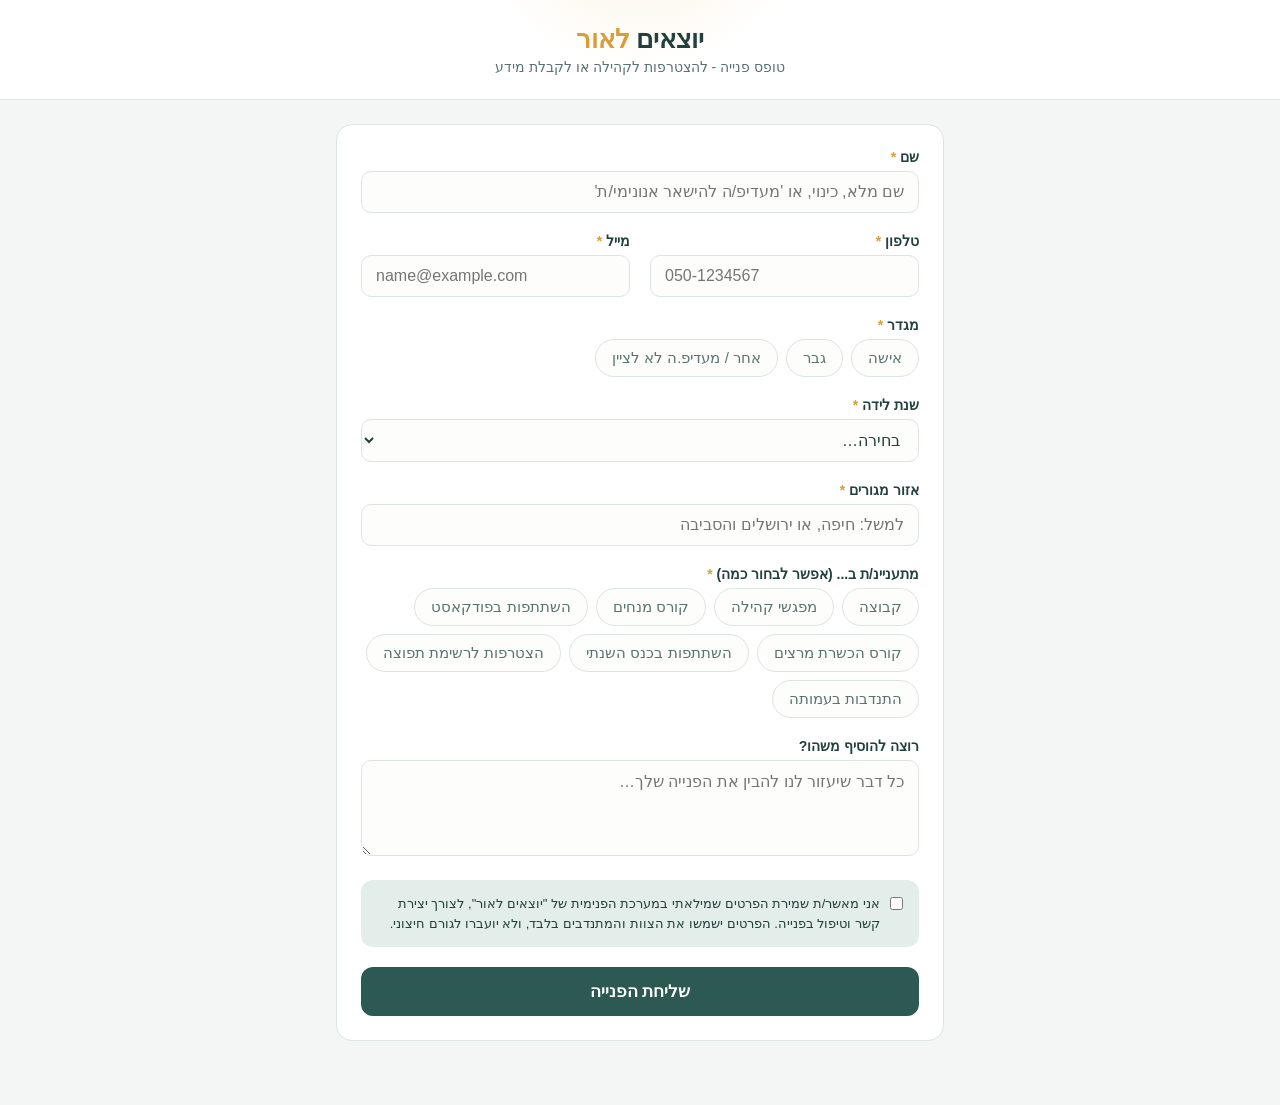
<file: index.html>
<!DOCTYPE html>
<html lang="he" dir="rtl">
<head>
<meta charset="UTF-8">
<meta name="viewport" content="width=device-width, initial-scale=1.0">
<title>יוצאים לאור – הרשמה</title>
<style>
  :root{
    --bg:#F3F6F4; --card:#fff; --ink:#22403C; --ink-soft:#5A7370;
    --line:#DCE5E1; --primary:#2C5952; --primary-soft:#E3EEEA;
    --gold:#D99E3B; --gold-soft:#FBF3E2; --err:#B4442C;
  }
  *{box-sizing:border-box;margin:0;padding:0}
  body{background:var(--bg);color:var(--ink);font-family:'Segoe UI',Arial,sans-serif;min-height:100vh}
  h1,h2{font-family:Georgia,'Times New Roman',serif}
  header{background:var(--card);border-bottom:1px solid var(--line);position:relative;overflow:hidden}
  .glow{position:absolute;top:-70px;left:50%;transform:translateX(-50%);width:340px;height:140px;
    border-radius:0 0 340px 340px;background:radial-gradient(ellipse at top,var(--gold-soft) 0%,transparent 70%);pointer-events:none}
  .head-inner{max-width:640px;margin:0 auto;padding:24px 16px;position:relative;text-align:center}
  h1{font-size:26px}
  h1 span{color:var(--gold)}
  .sub{font-size:14px;color:var(--ink-soft);margin-top:4px}

  main{max-width:640px;margin:0 auto;padding:24px 16px 64px}
  .card{background:var(--card);border:1px solid var(--line);border-radius:16px;padding:24px}

  label{display:block;font-size:14px;font-weight:600;margin-bottom:6px}
  label .req{color:var(--gold)}
  input,select,textarea{width:100%;padding:11px 14px;border-radius:10px;font-size:16px;font-family:inherit;
    border:1.5px solid var(--line);background:#FDFDFC;color:var(--ink)}
  input:focus,select:focus,textarea:focus{outline:none;border-color:var(--primary);box-shadow:0 0 0 3px var(--primary-soft)}
  input.err,select.err{border-color:#D08064}
  .field{margin-bottom:20px}
  .errmsg{font-size:12px;color:var(--err);margin-top:4px;display:none}
  .field.invalid .errmsg{display:block}
  .row2{display:grid;grid-template-columns:1fr;gap:20px;margin-bottom:20px}
  @media(min-width:560px){.row2{grid-template-columns:1fr 1fr}}
  .row2 .field{margin-bottom:0}

  .pills{display:flex;flex-wrap:wrap;gap:8px}
  .pill{padding:9px 16px;border-radius:99px;font-size:15px;border:1.5px solid var(--line);
    background:#FDFDFC;color:var(--ink-soft);cursor:pointer;font-family:inherit}
  .pill.on{background:var(--primary);border-color:var(--primary);color:#fff;font-weight:700}
  .mixed-pill{border-style:dashed;font-size:14px}
  .mixed-pill.on{background:var(--gold-soft);border-color:var(--gold);border-style:dashed;color:#8A6316;font-weight:700}

  .consent{display:flex;gap:10px;align-items:flex-start;background:var(--primary-soft);border-radius:12px;
    padding:14px 16px;margin-bottom:20px}
  .consent input{width:auto;margin-top:3px}
  .consent p{font-size:13px;color:var(--ink);line-height:1.5}

  .btn{padding:14px;border-radius:12px;border:none;cursor:pointer;background:var(--primary);
    color:#fff;font-size:17px;font-weight:700;font-family:inherit;width:100%}
  button:disabled{opacity:.5;cursor:default}

  .toast{padding:32px 24px;text-align:center}
  .toast .icon{font-size:40px;margin-bottom:12px}
  .toast h2{font-size:20px;margin-bottom:8px}
  .toast p{font-size:14px;color:var(--ink-soft)}

  .warnbox{margin-bottom:20px;padding:14px;border-radius:12px;background:#FBEAE6;border:1px solid #E5B8AB;
    color:#A34430;font-size:14px;display:none}
  .warnbox.show{display:block}
  .note{font-size:12px;color:var(--ink-soft);text-align:center;margin-top:12px}
  .hidden{display:none!important}
</style>
</head>
<body>

<header>
  <div class="glow"></div>
  <div class="head-inner">
    <h1>יוצאים <span>לאור</span></h1>
    <p class="sub">טופס פנייה - להצטרפות לקהילה או לקבלת מידע</p>
  </div>
</header>

<main>
  <div class="card" id="formCard">
    <div class="warnbox" id="formError"></div>

    <div class="field" id="f-name">
      <label>שם <span class="req">*</span></label>
      <input id="name" placeholder="שם מלא, כינוי, או 'מעדיפ/ה להישאר אנונימי/ת'">
      <p class="errmsg">נא למלא שם, גם אם זה כינוי או ציון שאת/ה מעדיפ/ה אנונימיות</p>
    </div>

    <div class="row2">
      <div class="field" id="f-phone">
        <label>טלפון <span class="req">*</span></label>
        <input id="phone" placeholder="050-1234567" inputmode="tel" dir="ltr">
        <p class="errmsg">נא למלא מספר טלפון</p>
      </div>
      <div class="field" id="f-email">
        <label>מייל <span class="req">*</span></label>
        <input id="email" placeholder="name@example.com" inputmode="email" dir="ltr">
        <p class="errmsg">נא למלא כתובת מייל תקינה</p>
      </div>
    </div>

    <div class="field" id="f-gender">
      <label>מגדר <span class="req">*</span></label>
      <div class="pills" id="genderPills"></div>
      <p class="errmsg">נא לבחור מגדר</p>
    </div>

    <div class="field" id="f-birthyear">
      <label>שנת לידה <span class="req">*</span></label>
      <select id="birthYear"><option value="">בחירה…</option></select>
      <p class="errmsg">נא לבחור שנת לידה</p>
    </div>

    <div class="field" id="f-region">
      <label>אזור מגורים <span class="req">*</span></label>
      <input id="region" placeholder="למשל: חיפה, או ירושלים והסביבה">
      <p class="errmsg">נא למלא אזור מגורים</p>
    </div>

    <div class="field" id="f-interests">
      <label>מתעניינ/ת ב... (אפשר לבחור כמה) <span class="req">*</span></label>
      <div class="pills" id="interestPills"></div>
      <p class="errmsg">נא לבחור לפחות אפשרות אחת</p>
    </div>

    <div class="field">
      <label>רוצה להוסיף משהו?</label>
      <textarea id="notes" rows="4" placeholder="כל דבר שיעזור לנו להבין את הפנייה שלך…"></textarea>
    </div>

    <div class="consent">
      <input type="checkbox" id="consent">
      <p>אני מאשר/ת שמירת הפרטים שמילאתי במערכת הפנימית של "יוצאים לאור", לצורך יצירת קשר וטיפול בפנייה. הפרטים ישמשו את הצוות והמתנדבים בלבד, ולא יועברו לגורם חיצוני.</p>
    </div>
    <p class="errmsg" id="consentErr" style="display:none;margin-top:-14px;margin-bottom:16px">צריך לאשר את שמירת הפרטים כדי להמשיך</p>

    <button class="btn" id="submitBtn">שליחת הפנייה</button>
  </div>

  <div class="card toast hidden" id="doneCard">
    <div class="icon">✓</div>
    <h2>הפנייה נשלחה, תודה</h2>
    <p>מישהו/י מהצוות שלנו יחזור אליך בהקדם. אם ציינת שאת/ה מעדיפ/ה אנונימיות - נכבד את זה.</p>
  </div>
</main>

<script>
(function(){
  "use strict";
  const SUPABASE_URL = "https://hvnyhtbmrniuqicdtfsg.supabase.co";
  const SUPABASE_KEY = "sb_publishable_y9ZmwLpDGgrBN6M7XQLAcQ_j6_PUh-C";

  const GENDERS=["אישה","גבר","אחר / מעדיפ.ה לא לציין"];
  const INTERESTS=["קבוצה","מפגשי קהילה","קורס מנחים","השתתפות בפודקאסט","קורס הכשרת מרצים","השתתפות בכנס השנתי","הצטרפות לרשימת תפוצה","התנדבות בעמותה"];

  function $(id){return document.getElementById(id)}

  let gender=null;
  const interests=new Set();

  function renderPills(container,list,selected,onSelect,multi){
    const el=$(container); el.innerHTML="";
    list.forEach(v=>{
      const b=document.createElement("button");
      b.type="button"; b.className="pill"; b.textContent=v;
      const isOn = multi ? selected.has(v) : selected===v;
      if(isOn) b.classList.add("on");
      b.onclick=()=>onSelect(v);
      el.appendChild(b);
    });
  }
  function draw(){
    renderPills("genderPills",GENDERS,gender,v=>{gender=(gender===v?null:v);draw()},false);
    renderPills("interestPills",INTERESTS,interests,v=>{interests.has(v)?interests.delete(v):interests.add(v);draw()},true);
  }
  draw();

  // מילוי רשימת שנות לידה - מהקרובה להרחוקה
  (function fillYears(){
    const sel=$("birthYear");
    const thisYear=new Date().getFullYear();
    for(let y=thisYear-14; y>=thisYear-100; y--){
      const opt=document.createElement("option");
      opt.value=y; opt.textContent=y;
      sel.appendChild(opt);
    }
  })();

  function showErr(fieldId,msg){
    const f=$(fieldId); f.classList.add("invalid");
    if(msg){const e=f.querySelector(".errmsg"); if(e) e.textContent=msg}
  }
  function clearErrs(){
    document.querySelectorAll(".field.invalid").forEach(f=>f.classList.remove("invalid"));
    $("consentErr").style.display="none";
    $("formError").classList.remove("show");
  }

  $("submitBtn").onclick=async function(){
    clearErrs();
    const name=$("name").value.trim();
    const phone=$("phone").value.trim();
    const email=$("email").value.trim();
    const consent=$("consent").checked;
    let bad=false;

    if(!name){showErr("f-name");bad=true}
    if(!phone){showErr("f-phone");bad=true}
    if(!email){showErr("f-email","נא למלא כתובת מייל");bad=true}
    else if(!/^[^\s@]+@[^\s@]+\.[^\s@]+$/.test(email)){showErr("f-email","כתובת מייל לא תקינה");bad=true}
    if(!gender){showErr("f-gender");bad=true}
    if(!$("birthYear").value){showErr("f-birthyear");bad=true}
    if(!$("region").value.trim()){showErr("f-region");bad=true}
    if(!interests.size){showErr("f-interests");bad=true}
    if(!consent){$("consentErr").style.display="block";bad=true}

    if(bad){
      $("formError").textContent="נא לתקן את השדות המסומנים למטה";
      $("formError").classList.add("show");
      return;
    }

    const payload={
      first_name:name, last_name:"", phone:phone||null, email:email||null,
      gender:gender, birth_year:$("birthYear").value?parseInt($("birthYear").value,10):null,
      regions:$("region").value.trim()?[$("region").value.trim()]:null,
      interests:interests.size?Array.from(interests):null,
      notes:$("notes").value.trim()||null,
      consent_given:true
    };

    this.disabled=true; this.textContent="שולח…";
    try{
      const res=await fetch(SUPABASE_URL+"/rest/v1/intake_submissions",{
        method:"POST",
        headers:{apikey:SUPABASE_KEY,"Content-Type":"application/json",Prefer:"return=minimal"},
        body:JSON.stringify(payload)
      });
      if(!res.ok) throw new Error(await res.text());
      $("formCard").classList.add("hidden");
      $("doneCard").classList.remove("hidden");
    }catch(e){
      $("formError").textContent="השליחה נכשלה, נסה/י שוב בעוד רגע. אם זה חוזר על עצמו, אפשר ליצור קשר טלפוני.";
      $("formError").classList.add("show");
      this.disabled=false; this.textContent="שליחת הפנייה";
    }
  };
})();
</script>
</body>
</html>
</file>
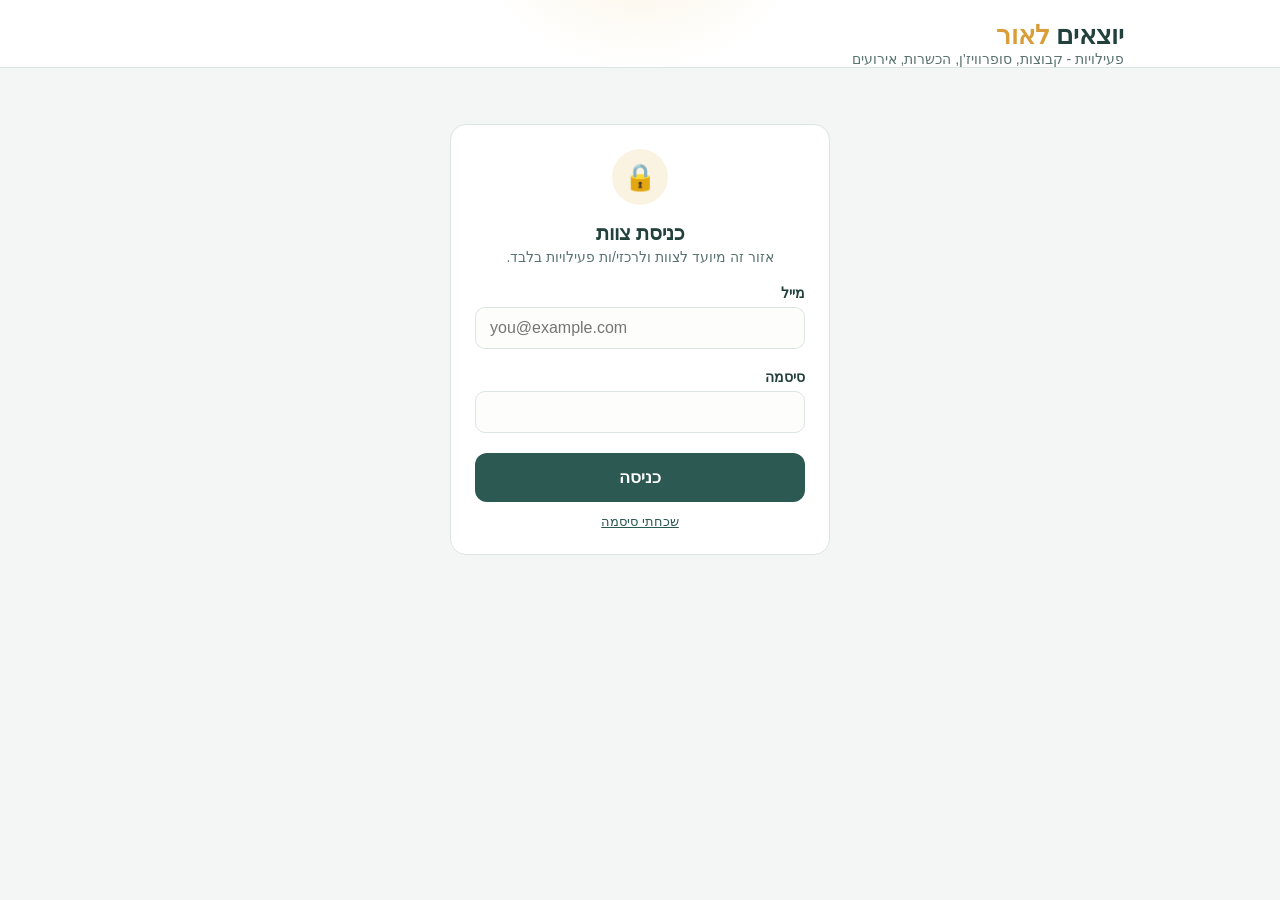
<file: activities.html>
<!DOCTYPE html>
<html lang="he" dir="rtl">
<head>
<meta charset="UTF-8">
<meta name="viewport" content="width=device-width, initial-scale=1.0">
<title>יוצאים לאור – פעילויות</title>
<link rel="stylesheet" href="shared/core.css">
<style>
  .type-badge{font-size:11px;font-weight:700;padding:3px 9px;border-radius:99px;background:var(--primary-soft);color:var(--primary)}
  .session-row{border:1px solid var(--line);border-radius:12px;padding:12px;margin-bottom:8px;background:#FAFBFA}
  .session-top{display:flex;justify-content:space-between;align-items:center;flex-wrap:wrap;gap:8px}
  .picker-box{position:relative;margin-bottom:8px}
  .picker-results{border:1px solid var(--line);border-radius:10px;margin-top:4px;background:#fff;max-height:180px;overflow-y:auto}
  .picker-item{padding:8px 12px;cursor:pointer;font-size:14px}
  .picker-item:hover{background:var(--primary-soft)}
  .chip{display:inline-flex;align-items:center;gap:6px;background:var(--primary-soft);color:var(--primary);
    border-radius:99px;padding:5px 10px 5px 6px;font-size:13px;font-weight:600;margin:0 4px 4px 0}
  .chip button{background:none;border:none;color:var(--primary);cursor:pointer;font-size:14px;padding:0 2px}
  .attend-list{margin-top:10px}
  details.act-details summary{cursor:pointer;color:var(--primary);font-weight:700;font-size:14px;margin-top:12px;list-style:none}
  details.act-details summary::-webkit-details-marker{display:none}
  details.act-details summary::before{content:"▸ "}
  details.act-details[open] summary::before{content:"▾ "}
</style>
</head>
<body>

<header>
  <div class="glow"></div>
  <div class="head-inner">
    <div class="head-top">
      <div>
        <h1>יוצאים <span>לאור</span></h1>
        <p class="sub">פעילויות - קבוצות, סופרוויז'ן, הכשרות, אירועים</p>
      </div>
    </div>
    <nav id="moduleNav" class="hidden"></nav>
  </div>
</header>

<main>

  <section id="viewInitLoading">
    <div class="card tiny" style="text-align:center">
      <p class="loading">טוען…</p>
    </div>
  </section>

  <section id="viewLock" class="hidden">
    <div class="card tiny">
      <div class="lock-icon">🔒</div>
      <h2 style="font-size:20px;margin-bottom:4px">כניסת צוות</h2>
      <p style="font-size:14px;color:var(--ink-soft);margin-bottom:20px">אזור זה מיועד לצוות ולרכזי/ות פעילויות בלבד.</p>
      <div class="field" style="text-align:right">
        <label>מייל</label>
        <input id="loginEmail" inputmode="email" dir="ltr" placeholder="you@example.com">
      </div>
      <div class="field" style="text-align:right">
        <label>סיסמה</label>
        <input type="password" id="loginPass">
      </div>
      <p class="errmsg" id="loginErr" style="display:none;margin-bottom:8px">ההתחברות נכשלה - בדקו מייל וסיסמה.</p>
      <button class="btn" id="loginBtn">כניסה</button>
      <button type="button" id="forgotPassBtn" style="width:100%;background:none;border:none;color:var(--primary);font-size:13px;margin-top:12px;cursor:pointer;text-decoration:underline">שכחתי סיסמה</button>
    </div>
  </section>

  <section id="viewNoAccess" class="hidden">
    <div class="card tiny">
      <div class="lock-icon">🚫</div>
      <h2 style="font-size:20px;margin-bottom:4px">אין לך הרשאה למודול זה</h2>
      <p style="font-size:14px;color:var(--ink-soft);margin-bottom:20px">המשתמש שלך מחובר, אבל לא שויך לתפקיד שנותן גישה לפעילויות. פנה/י למנהל/ת המערכת.</p>
      <button class="btn-ghost" id="logoutBtn0">התנתקות</button>
    </div>
  </section>

  <section id="viewMain" class="hidden">
    <div class="dash-head">
      <div>
        <h2 style="font-size:20px">פעילויות</h2>
        <p style="font-size:14px;color:var(--ink-soft)"><span id="counter"></span></p>
      </div>
      <div class="dash-actions">
        <button class="btn-line" id="newActivityBtn">+ פעילות חדשה</button>
        <button class="btn-ghost" id="refreshBtn">↻ רענון</button>
        <button class="btn-ghost" id="logoutBtn1">התנתקות (<span class="who1"></span>)</button>
      </div>
    </div>

    <div class="card hidden" id="newActivityCard" style="margin-bottom:20px">
      <h2 style="font-size:17px;margin-bottom:16px">פעילות חדשה</h2>
      <div class="row2">
        <div class="field">
          <label>סוג <span class="req">*</span></label>
          <select id="naType">
            <option>קבוצת תמיכה</option><option>סופרוויז'ן</option><option>הכשרה</option>
            <option>קורס מרצים</option><option>הרצאה</option><option>כנס</option><option>יום גיבוש</option>
          </select>
        </div>
        <div class="field">
          <label>קהל יעד</label>
          <select id="naAudience">
            <option value="">לא צוין</option>
            <option>נפגעים/ות</option><option>מלווים</option><option>מנחים</option><option>מתנדבים</option><option>פתוח לכולם</option>
          </select>
        </div>
      </div>
      <div class="field">
        <label>כותרת/מקום מזהה <span class="req">*</span></label>
        <input id="naTitle" placeholder="למשל: קבוצת נשים - חיפה">
      </div>
      <div class="row2">
        <div class="field">
          <label>עיר</label>
          <input id="naCity" placeholder="למשל: חיפה">
        </div>
        <div class="field">
          <label>הרכב הקבוצה</label>
          <select id="naGroupGender"><option value="">לא רלוונטי</option><option>נשים</option><option>גברים</option><option>מעורבת</option></select>
        </div>
      </div>
      <div class="row2">
        <div class="field">
          <label>יום קבוע בשבוע</label>
          <select id="naDay"><option value="">לא קבוע</option><option>ראשון</option><option>שני</option><option>שלישי</option><option>רביעי</option><option>חמישי</option><option>שישי</option><option>שבת</option></select>
        </div>
        <div class="field">
          <label>שעה קבועה</label>
          <input type="time" id="naTime">
        </div>
      </div>
      <div class="row2">
        <div class="field">
          <label>תדירות</label>
          <select id="naFrequency"><option>שבועי</option><option>דו-שבועי</option><option>חד-פעמי</option><option>לא קבוע</option></select>
        </div>
        <div class="field">
          <label>מספר מפגשים מתוכנן</label>
          <input id="naSessionCount" inputmode="numeric" placeholder="למשל: 12">
        </div>
      </div>
      <div class="row2">
        <div class="field">
          <label>סטטוס</label>
          <select id="naStatus"><option>קיימת</option><option>בהקמה</option><option>הסתיימה</option></select>
        </div>
        <div class="field">
          <label>הערות</label>
          <input id="naNotes" placeholder="אופציונלי">
        </div>
      </div>
      <div style="display:flex;gap:8px">
        <button class="btn" id="saveActivityBtn" style="width:auto;padding:12px 24px">שמירה</button>
        <button class="btn-ghost" id="cancelActivityBtn">ביטול</button>
      </div>
    </div>

    <div class="filters">
      <input id="fSearch" placeholder="חיפוש כותרת / מנחה…">
      <select id="fType"><option value="">כל הסוגים</option></select>
      <select id="fStatus"><option value="">כל הסטטוסים</option><option>קיימת</option><option>בהקמה</option><option>הסתיימה</option></select>
    </div>

    <div id="listArea"><p class="loading">טוען…</p></div>
  </section>

</main>

<script src="shared/core.js"></script>
<script>
(function(){
  "use strict";
  const {$, esc, fmtDate, api} = YL;
  const TYPES=["קבוצת תמיכה","סופרוויז'ן","הכשרה","קורס מרצים","הרצאה","כנס","יום גיבוש"];

  function showApp_init(){
    if(!$("fType").dataset.filled){ TYPES.forEach(t=>$("fType").insertAdjacentHTML("beforeend",'<option>'+esc(t)+'</option>')); $("fType").dataset.filled=1; }
  }

  let canManageActivities = false; // מנהל/ת או רכז/ת קבוצות - גישה מלאה לכל הפעילויות
  let facilitatorOnly = false;     // מנחה עם חשבון - גישה רק לפעילות/יות שהוא/היא מנחה בהן

  async function showApp(){
    const user = await YL.getUser();
    if(!user){ $("viewInitLoading").classList.add("hidden"); $("viewLock").classList.remove("hidden"); return; }
    let roles=[];
    try{ roles = await api("/staff_roles?auth_user_id=eq."+user.id+"&select=role"); }catch(e){ roles=[]; }
    YL.renderModuleNav($("moduleNav"), "activities.html", roles.map(r=>r.role));
    canManageActivities = roles.some(r=>r.role==="מנהל/ת מערכת" || r.role==="רכז/ת קבוצות");

    if(!canManageActivities){
      try{
        const mine = await api("/persons?community_auth_user_id=eq."+user.id+"&select=id");
        if(mine && mine.length){
          const facRows = await api("/activity_members?person_id=eq."+mine[0].id+"&is_facilitator=eq.true&select=activity_id&limit=1");
          facilitatorOnly = !!(facRows && facRows.length);
        }
      }catch(e){ facilitatorOnly=false; }
    }

    if(!canManageActivities && !facilitatorOnly){
      if(roles.length===0){ location.href="community.html"; return; }
      $("viewLock").classList.add("hidden");
      $("viewNoAccess").classList.remove("hidden");
      return;
    }
    $("viewLock").classList.add("hidden");
    $("viewInitLoading").classList.add("hidden");
    $("viewNoAccess").classList.add("hidden");
    $("viewMain").classList.remove("hidden");
    if(!canManageActivities){
      $("newActivityBtn").classList.add("hidden");
      $("fSearch").closest(".filters").classList.add("hidden"); // מנחה עם פעילות אחת - אין טעם בפילטרים
    }
    document.querySelectorAll(".who1").forEach(el=>el.textContent=YL.whoami()||"");
    showApp_init();
    loadActivities();
  }

  ["logoutBtn0","logoutBtn1"].forEach(id=>$(id).onclick=()=>{YL.logout();location.reload()});

  $("loginBtn").onclick=async function(){
    $("loginErr").style.display="none";
    this.disabled=true;
    try{ await YL.login($("loginEmail").value.trim(), $("loginPass").value); await showApp(); }
    catch(e){ $("loginErr").style.display="block"; }
    this.disabled=false;
  };


  $("forgotPassBtn").onclick=async function(){
    const email=$("loginEmail").value.trim();
    if(!email){ alert('נא למלא קודם את כתובת המייל בשדה למעלה, ואז ללחוץ שוב על "שכחתי סיסמה"'); return; }
    try{
      const redirectTo = encodeURIComponent(location.origin + location.pathname.replace(/[^/]*$/, '') + 'referrals.html');
      const res=await fetch(YL.SUPABASE_URL+"/auth/v1/recover?redirect_to="+redirectTo,{
        method:"POST",
        headers:{apikey:YL.SUPABASE_KEY,"Content-Type":"application/json"},
        body:JSON.stringify({email:email})
      });
      if(!res.ok) throw new Error();
      alert('אם הכתובת הזו רשומה במערכת, נשלח אליה מייל עם קישור לקביעת סיסמה חדשה. יש לבדוק גם בספאם.');
    }catch(e){
      alert('השליחה נכשלה, נסה/י שוב בעוד רגע.');
    }
  };

  // בורר האנשים המשותף (YL.personPicker) נטען עכשיו מ-shared/core.js

  // ═══ פעילות חדשה ═══
  $("newActivityBtn").onclick=()=>$("newActivityCard").classList.remove("hidden");
  $("cancelActivityBtn").onclick=()=>$("newActivityCard").classList.add("hidden");
  $("saveActivityBtn").onclick=async function(){
    const title=$("naTitle").value.trim();
    if(!title){ alert("נא למלא כותרת"); return; }
    this.disabled=true;
    try{
      await api("/activities",{method:"POST",body:JSON.stringify({
        type:$("naType").value, audience:$("naAudience").value||null, title:title,
        city:$("naCity").value.trim()||null,
        group_gender:$("naGroupGender").value||null,
        day_of_week:$("naDay").value||null,
        time_of_day:$("naTime").value||null,
        frequency:$("naFrequency").value||null,
        planned_session_count:$("naSessionCount").value?parseInt($("naSessionCount").value,10):null,
        status:$("naStatus").value, notes:$("naNotes").value.trim()||null
      })});
      ["naTitle","naNotes","naCity","naSessionCount"].forEach(id=>$(id).value="");
      $("newActivityCard").classList.add("hidden");
      loadActivities();
    }catch(e){ alert("השמירה נכשלה: "+e.message.slice(0,200)); }
    this.disabled=false;
  };

  // ═══ רשימת פעילויות ═══
  let activities=[];
  let openActivity=null;

  ["fSearch","fType","fStatus"].forEach(id=>{
    document.addEventListener("input",e=>{ if(e.target.id===id) renderActivities(); });
    document.addEventListener("change",e=>{ if(e.target.id===id) renderActivities(); });
  });

  async function loadActivities(){
    $("listArea").innerHTML='<p class="loading">טוען…</p>';
    try{
      activities=await api("/activities?order=created_at.desc");
      renderActivities();
    }catch(e){
      $("listArea").innerHTML='<div class="empty"><p>הטעינה נכשלה</p><p>'+esc(e.message.slice(0,200))+'</p></div>';
    }
  }
  $("refreshBtn").onclick=loadActivities;

  function filtered(){
    const s=($("fSearch").value||"").trim().toLowerCase();
    const type=$("fType").value, status=$("fStatus").value;
    return activities.filter(a=>{
      if(s && !(a.title||"").toLowerCase().includes(s)) return false;
      if(type && a.type!==type) return false;
      if(status && a.status!==status) return false;
      return true;
    });
  }

  let editingActivityId=null;

  function renderActivities(){
    const list=filtered();
    $("counter").textContent=list.length+" פעילויות מתוך "+activities.length;
    const area=$("listArea");
    if(!activities.length){
      area.innerHTML='<div class="empty"><p>אין עדיין פעילויות</p><p>לוחצים על "+ פעילות חדשה" כדי להתחיל.</p></div>';
      return;
    }
    if(!list.length){ area.innerHTML='<div class="empty"><p>אין תוצאות לפילטרים שנבחרו</p></div>'; return; }

    area.innerHTML = list.map(a=>{
      if(editingActivityId===a.id){
        return '<div class="q-card">'+
          '<div class="row2">'+
            '<div class="field"><label>סוג</label><select data-ea="type">'+
              ["קבוצת תמיכה","סופרוויז'ן","הכשרה","קורס מרצים","הרצאה","כנס","יום גיבוש"].map(t=>'<option'+(a.type===t?' selected':'')+'>'+t+'</option>').join('')+
            '</select></div>'+
            '<div class="field"><label>כותרת</label><input data-ea="title" value="'+esc(a.title||"")+'"></div>'+
          '</div>'+
          '<div class="row2">'+
            '<div class="field"><label>עיר</label><input data-ea="city" value="'+esc(a.city||"")+'"></div>'+
            '<div class="field"><label>הרכב הקבוצה</label><select data-ea="group_gender">'+
              '<option value="">לא רלוונטי</option>'+["נשים","גברים","מעורבת"].map(g=>'<option'+(a.group_gender===g?' selected':'')+'>'+g+'</option>').join('')+
            '</select></div>'+
          '</div>'+
          '<div class="row2">'+
            '<div class="field"><label>יום קבוע</label><select data-ea="day_of_week">'+
              '<option value="">לא קבוע</option>'+["ראשון","שני","שלישי","רביעי","חמישי","שישי","שבת"].map(d=>'<option'+(a.day_of_week===d?' selected':'')+'>'+d+'</option>').join('')+
            '</select></div>'+
            '<div class="field"><label>שעה</label><input type="time" data-ea="time_of_day" value="'+(a.time_of_day?a.time_of_day.slice(0,5):"")+'"></div>'+
          '</div>'+
          '<div class="row2">'+
            '<div class="field"><label>תדירות</label><select data-ea="frequency">'+
              '<option value="">—</option>'+["שבועי","דו-שבועי","חד-פעמי","לא קבוע"].map(f=>'<option'+(a.frequency===f?' selected':'')+'>'+f+'</option>').join('')+
            '</select></div>'+
            '<div class="field"><label>מספר מפגשים מתוכנן</label><input data-ea="planned_session_count" value="'+(a.planned_session_count||"")+'" inputmode="numeric"></div>'+
          '</div>'+
          '<div class="row2">'+
            '<div class="field"><label>קהל יעד</label><select data-ea="audience">'+
              '<option value="">לא צוין</option>'+["נפגעים/ות","מלווים","מנחים","מתנדבים","פתוח לכולם"].map(au=>'<option'+(a.audience===au?' selected':'')+'>'+au+'</option>').join('')+
            '</select></div>'+
            '<div class="field"><label>סטטוס</label><select data-ea="status">'+
              ["קיימת","בהקמה","הסתיימה"].map(s=>'<option'+(a.status===s?' selected':'')+'>'+s+'</option>').join('')+
            '</select></div>'+
          '</div>'+
          '<div class="field"><label>הערות</label><textarea rows="2" data-ea="notes">'+esc(a.notes||"")+'</textarea></div>'+
          '<div style="display:flex;gap:8px">'+
            '<button type="button" class="btn" data-save-activity="'+a.id+'" style="width:auto;padding:10px 20px">💾 שמירה</button>'+
            '<button type="button" class="btn-ghost" data-cancel-activity>ביטול</button>'+
          '</div>'+
        '</div>';
      }
      const statusBadge = a.status==="קיימת" ? '#E0F0E3;color:#256B33' : (a.status==="בהקמה"?'#FBF3E2;color:#8A6316':'#EEEEEE;color:#777');
      return '<div class="q-card">'+
        '<div class="q-top"><div>'+
          '<span class="type-badge">'+esc(a.type)+'</span> '+
          '<p class="q-name" style="display:inline">'+esc(a.title)+'</p>'+
          (a.audience?'<p class="q-meta">'+esc(a.audience)+'</p>':'')+
          '<p class="q-meta">'+[a.city, a.group_gender, (a.day_of_week?'יום '+a.day_of_week:''), a.time_of_day, a.frequency].filter(Boolean).join(' · ')+'</p>'+
        '</div><span class="badge" style="background:'+statusBadge+'">'+esc(a.status)+'</span></div>'+
        (a.notes?'<div class="q-notes">'+esc(a.notes)+'</div>':'')+
        '<details class="act-details" data-roster-toggle="'+a.id+'"><summary>חברי קבוצה וקישור למנחה</summary>'+
          '<div data-roster-area="'+a.id+'" data-token="'+a.access_token+'"><p class="loading">טוען…</p></div>'+
        '</details>'+
        '<details class="act-details" '+(openActivity===a.id?'open':'')+' data-act="'+a.id+'"><summary>מפגשים ומעקב</summary>'+
          '<div data-sessions-area="'+a.id+'"><p class="loading">טוען מפגשים…</p></div>'+
        '</details>'+
        (canManageActivities ? '<div style="margin-top:12px;display:flex;gap:8px;flex-wrap:wrap">'+
          '<button type="button" class="btn-ghost" data-edit-activity="'+a.id+'">✏ עריכת פרטי הקבוצה</button>'+
          '<button type="button" class="del" data-delete-activity="'+a.id+'">🗑 מחיקת הפעילות הזו לגמרי</button>'+
        '</div>' : '')+
      '</div>';
    }).join('');

    area.querySelectorAll('[data-edit-activity]').forEach(btn=>{
      btn.onclick=()=>{ editingActivityId=btn.dataset.editActivity; renderActivities(); };
    });
    area.querySelectorAll('[data-cancel-activity]').forEach(btn=>{
      btn.onclick=()=>{ editingActivityId=null; renderActivities(); };
    });
    area.querySelectorAll('[data-save-activity]').forEach(btn=>{
      btn.onclick=async ()=>{
        const aid=btn.dataset.saveActivity;
        const wrap=btn.closest(".q-card");
        const val=(name)=>wrap.querySelector('[data-ea="'+name+'"]').value.trim();
        btn.disabled=true; btn.textContent="שומר…";
        try{
          await api("/activities?id=eq."+aid,{method:"PATCH",body:JSON.stringify({
            type: val("type"), title: val("title")||"ללא כותרת",
            city: val("city")||null, group_gender: val("group_gender")||null,
            day_of_week: val("day_of_week")||null, time_of_day: val("time_of_day")||null,
            frequency: val("frequency")||null,
            planned_session_count: val("planned_session_count")?parseInt(val("planned_session_count"),10):null,
            audience: val("audience")||null, status: val("status"),
            notes: val("notes")||null
          })});
          editingActivityId=null;
          loadActivities();
        }catch(e){ alert("השמירה נכשלה: "+e.message.slice(0,200)); btn.disabled=false; btn.textContent="💾 שמירה"; }
      };
    });

    area.querySelectorAll('[data-delete-activity]').forEach(btn=>{
      btn.onclick=async ()=>{
        if(!confirm('למחוק את הפעילות הזו לגמרי? כל המפגשים, הנוכחות, וחברי הקבוצה יימחקו יחד איתה. פעולה בלתי הפיכה.')) return;
        btn.disabled=true; btn.textContent="מוחק…";
        try{
          await api("/activities?id=eq."+btn.dataset.deleteActivity,{method:"DELETE"});
          loadActivities();
        }catch(e){ alert("המחיקה נכשלה: "+e.message.slice(0,200)); btn.disabled=false; btn.textContent="🗑 מחיקת הפעילות הזו לגמרי"; }
      };
    });

    area.querySelectorAll('[data-roster-toggle]').forEach(det=>{
      det.ontoggle=function(){ if(this.open) loadRoster(this.dataset.rosterToggle); };
    });
    area.querySelectorAll('details[data-act]').forEach(det=>{
      det.ontoggle=function(){
        openActivity = this.open ? this.dataset.act : null;
        if(this.open) loadSessions(this.dataset.act);
      };
    });
    if(openActivity) loadSessions(openActivity);
  }

  // ═══ חברי קבוצה (Roster) + קישור מנחה ═══
  async function loadRoster(activityId){
    const area=document.querySelector('[data-roster-area="'+activityId+'"]');
    if(!area) return;
    const token=area.dataset.token;
    try{
      const rows=await api("/activity_members?activity_id=eq."+activityId+"&select=id,person_id,is_facilitator,persons(first_name,last_name,phone)&order=is_facilitator.desc");
      renderRoster(activityId, area, rows, token);
    }catch(e){
      area.innerHTML='<p style="color:var(--err);font-size:13px">הטעינה נכשלה</p>';
    }
  }

  function renderRoster(activityId, area, rows, token){
    const link = location.origin + location.pathname.replace(/[^/]*$/,'') + 'facilitator.html?token=' + token;
    const facilitators = rows.filter(r=>r.is_facilitator);
    const pickerId="roster-picker-"+activityId;
    area.innerHTML =
      (facilitators.length ?
        '<div class="q-notes">🔗 קישור למנחה - '+esc(facilitators.map(f=>f.persons.first_name).join(", "))+':<br>'+
        '<span style="word-break:break-all;font-size:12px" dir="ltr">'+esc(link)+'</span> '+
        '<button type="button" class="btn-ghost" data-copy-link="'+esc(link)+'" style="font-size:12px;margin-top:4px">העתקת קישור</button></div>'
        : '<p style="font-size:13px;color:var(--ink-soft);margin-bottom:10px">עדיין לא סומן/ה מנחה בקבוצה הזו - סמנ/י אחד/ת מהחברים למטה.</p>')+
      '<div class="attend-list">'+
      (rows.length ? rows.map(r=>'<span class="chip">'+
        (r.is_facilitator?'⭐ ':'')+esc((r.persons.first_name||"")+" "+(r.persons.last_name||""))+
        ' <button type="button" data-toggle-facilitator="'+r.id+'" title="סמן/י כמנחה">'+(r.is_facilitator?'ביטול מנחה':'סימון כמנחה')+'</button>'+
        ' <button type="button" data-remove-member="'+r.id+'">✕</button></span>').join('') : '<p style="font-size:13px;color:var(--ink-soft)">אין עדיין חברי קבוצה.</p>')+
      '</div>'+
      '<div id="'+pickerId+'" class="picker-box" style="margin-top:10px"></div>';

    const copyBtn=area.querySelector('[data-copy-link]');
    if(copyBtn) copyBtn.onclick=()=>{
      navigator.clipboard.writeText(copyBtn.dataset.copyLink).then(()=>{
        copyBtn.textContent="הועתק ✓"; setTimeout(()=>copyBtn.textContent="העתקת קישור",1500);
      }).catch(()=>alert("העתקה אוטומטית נכשלה. הקישור מופיע למעלה, ניתן להעתיק ידנית."));
    };
    area.querySelectorAll('[data-toggle-facilitator]').forEach(b=>{
      b.onclick=async ()=>{
        const row=rows.find(r=>r.id===b.dataset.toggleFacilitator);
        try{
          await api("/activity_members?id=eq."+row.id,{method:"PATCH",body:JSON.stringify({is_facilitator:!row.is_facilitator})});
          loadRoster(activityId);
        }catch(e){ alert("העדכון נכשל: "+e.message.slice(0,150)); }
      };
    });
    area.querySelectorAll('[data-remove-member]').forEach(b=>{
      b.onclick=async ()=>{
        if(!confirm("להסיר מהקבוצה?")) return;
        try{ await api("/activity_members?id=eq."+b.dataset.removeMember,{method:"DELETE"}); loadRoster(activityId); }
        catch(e){ alert("ההסרה נכשלה: "+e.message.slice(0,150)); }
      };
    });

    YL.personPicker(document.getElementById(pickerId), async sel=>{
      try{
        await api("/activity_members?on_conflict=activity_id,person_id",{method:"POST",headers:{Prefer:"resolution=ignore-duplicates"},body:JSON.stringify({
          activity_id:activityId, person_id:sel.id
        })});
        loadRoster(activityId);
      }catch(e){ alert("ההוספה נכשלה: "+e.message.slice(0,150)); }
    }, "הוספת חבר/ה לקבוצה (חיפוש לפי שם/טלפון)…", true);
  }

  // ═══ מפגשים ═══
  const DAY_INDEX={"ראשון":0,"שני":1,"שלישי":2,"רביעי":3,"חמישי":4,"שישי":5,"שבת":6};

  function generateSessionDates(startStr, dayName, frequency, count){
    const dates=[];
    if(!startStr || !count) return dates;
    let d=new Date(startStr+"T00:00:00");
    if(dayName && DAY_INDEX[dayName]!==undefined){
      while(d.getDay()!==DAY_INDEX[dayName]) d.setDate(d.getDate()+1);
    }
    const step = frequency==="דו-שבועי" ? 14 : 7;
    for(let i=0;i<count;i++){
      dates.push(d.getFullYear()+"-"+String(d.getMonth()+1).padStart(2,"0")+"-"+String(d.getDate()).padStart(2,"0"));
      d.setDate(d.getDate()+step);
    }
    return dates;
  }

  async function loadSessions(activityId){
    const area=document.querySelector('[data-sessions-area="'+activityId+'"]');
    if(!area) return;
    try{
      const sessions=await api("/activity_sessions?activity_id=eq."+activityId+"&order=session_date.asc.nullslast");
      renderSessions(activityId, area, sessions);
    }catch(e){
      area.innerHTML='<p style="color:var(--err);font-size:13px">טעינת המפגשים נכשלה</p>';
    }
  }

  const selectedSessionByActivity = {};

  function renderSessions(activityId, area, sessions){
    const act = activities.find(a=>a.id===activityId) || {};

    if(!sessions.length){
      area.innerHTML = '<p style="font-size:13px;color:var(--ink-soft);margin-bottom:12px">אין עדיין מפגשים.</p>' + genToolsHtml(activityId, act);
      wireGenTools(activityId, area, act);
      return;
    }

    if(!selectedSessionByActivity[activityId] || !sessions.some(s=>s.id===selectedSessionByActivity[activityId])){
      const todayStr=new Date().toISOString().slice(0,10);
      const upcoming=sessions.find(s=>s.session_date && s.session_date>=todayStr);
      selectedSessionByActivity[activityId] = upcoming ? upcoming.id : sessions[sessions.length-1].id;
    }
    const selId = selectedSessionByActivity[activityId];

    let html = '<div class="field" style="margin-bottom:12px"><label style="font-size:12px">בחירת מפגש</label>'+
      '<select data-sess-select="'+activityId+'">'+
        sessions.map(s=>'<option value="'+s.id+'"'+(s.id===selId?' selected':'')+'>'+(s.session_date?fmtDate(s.session_date):'ללא תאריך')+(s.location?' · '+esc(s.location):'')+'</option>').join('')+
      '</select></div>'+
      '<div data-sess-panel="'+activityId+'"></div>'+
      genToolsHtml(activityId, act);

    area.innerHTML = html;

    area.querySelector('[data-sess-select="'+activityId+'"]').onchange = function(){
      selectedSessionByActivity[activityId] = this.value;
      renderSessionPanel(activityId, area, sessions.find(s=>s.id===this.value));
    };
    renderSessionPanel(activityId, area, sessions.find(s=>s.id===selId));
    wireGenTools(activityId, area, act);
  }

  function genToolsHtml(activityId, act){
    return '<details style="margin-top:16px"><summary style="cursor:pointer;color:var(--primary);font-size:13px;font-weight:700">כלים נוספים ליצירת מפגשים</summary>'+
      '<div style="margin-top:12px;padding:12px;border:1px dashed var(--line);border-radius:10px">'+
        '<p style="font-size:13px;font-weight:700;margin-bottom:8px">🗓 יצירת מפגשים אוטומטית'+
          (act.day_of_week?' (כל יום '+act.day_of_week+(act.frequency?', '+act.frequency:'')+')':' (לא הוגדר יום קבוע לפעילות)')+'</p>'+
        '<div class="row2" style="margin-bottom:8px">'+
          '<input type="date" data-gen-start="'+activityId+'">'+
          '<input inputmode="numeric" data-gen-count="'+activityId+'" placeholder="כמה מפגשים ליצור" value="'+(act.planned_session_count||'')+'">'+
        '</div>'+
        '<button type="button" class="btn-line" data-generate-sessions="'+activityId+'" style="padding:8px 16px;font-size:13px">יצירת המפגשים</button>'+
      '</div>'+
      '<div style="margin-top:12px"><p style="font-size:13px;font-weight:700;margin-bottom:8px">או הוספת מפגש בודד</p>'+
        '<input type="date" data-new-session-date="'+activityId+'" style="margin-bottom:8px">'+
        '<button type="button" class="btn-line" data-add-session="'+activityId+'" style="padding:8px 16px;font-size:13px">+ הוספת מפגש</button>'+
      '</div></details>';
  }

  function renderSessionPanel(activityId, area, s){
    const panel = area.querySelector('[data-sess-panel="'+activityId+'"]');
    if(!panel || !s) return;
    panel.innerHTML =
      '<details style="margin-bottom:12px"><summary style="cursor:pointer;color:var(--ink-soft);font-size:12px">🗓 שינוי תאריך המפגש הזה</summary>'+
        '<div class="row2" style="margin-top:8px;margin-bottom:6px">'+
          '<div><label style="font-size:11px;color:var(--ink-soft)">תאריך המפגש</label><input type="date" data-session-date value="'+(s.session_date||'')+'"></div>'+
          '<div><label style="font-size:11px;color:var(--ink-soft)">מקום (רק אם שונה מהרגיל)</label><input data-session-loc value="'+esc(s.location||'')+'" placeholder="מקום"></div>'+
        '</div>'+
        '<button type="button" class="btn-ghost" data-save-datetime style="font-size:12px">💾 שמירת תאריך/מקום</button>'+
      '</details>'+
      '<div style="text-align:left;margin-bottom:10px"><button type="button" class="del" data-delete-session style="font-size:12px;padding:6px 10px">🗑 מחיקת המפגש</button></div>'+
      (s.notes?'<p style="font-size:13px;color:var(--ink-soft);margin-bottom:8px">'+esc(s.notes)+'</p>':'')+
      '<div class="field" style="margin-bottom:4px"><label style="font-size:12px">משוב מנחה על המפגש</label>'+
        '<textarea rows="2" data-feedback placeholder="איך הלך המפגש, דגשים, נוכחות מיוחדת…">'+esc(s.facilitator_feedback||"")+'</textarea></div>'+
      '<div class="field" style="margin-bottom:4px"><label style="font-size:12px">אתגרים שעלו</label>'+
        '<textarea rows="2" data-challenges placeholder="קשיים, מתחים, נושאים שדרשו התייחסות…">'+esc(s.challenges||"")+'</textarea></div>'+
      '<div class="field" style="margin-bottom:4px"><label style="font-size:12px">תגובות/משוב מהמשתתפים</label>'+
        '<textarea rows="2" data-pfeedback placeholder="מה עלה משיחות עם המשתתפים, וואטסאפ אחרי המפגש וכו׳…">'+esc(s.participant_feedback||"")+'</textarea></div>'+
      '<div style="display:flex;align-items:center;gap:8px;margin-bottom:16px">'+
        '<button type="button" class="btn-ghost" data-save-feedback style="font-size:12px">שמירת פרטי המפגש</button>'+
        '<span data-fb-status style="font-size:12px;color:#256B33;font-weight:700;display:none">✓ נשמר בהצלחה</span>'+
      '</div>'+
      '<div class="field" style="margin-bottom:16px"><label style="font-size:12px">קבצים מצורפים (צילומי מסך וואטסאפ וכו׳)</label>'+
        '<div data-attachments-list style="margin-bottom:6px"><p style="font-size:12px;color:var(--ink-soft)">טוען…</p></div>'+
        '<input type="file" data-file-input accept="image/*,.pdf" style="margin-bottom:6px">'+
        '<button type="button" class="btn-ghost" data-upload style="font-size:12px">📎 העלאת קובץ</button>'+
      '</div>'+
      '<div><p style="font-size:12px;color:var(--mid);margin-bottom:6px">ניהול נוכחות</p><div data-attend-area><p class="loading">טוען…</p></div></div>';

    loadAttachments(s.id, panel.querySelector('[data-attachments-list]'));

    panel.querySelector('[data-save-datetime]').onclick = async function(){
      const btn=this;
      btn.disabled=true; btn.textContent="שומר…";
      try{
        await api("/activity_sessions?id=eq."+s.id,{method:"PATCH",body:JSON.stringify({
          session_date: panel.querySelector('[data-session-date]').value||null,
          location: panel.querySelector('[data-session-loc]').value.trim()||null
        })});
        loadSessions(activityId);
      }catch(e){ alert("השמירה נכשלה: "+e.message.slice(0,150)); btn.disabled=false; btn.textContent="💾 שמירת תאריך/מקום"; }
    };
    panel.querySelector('[data-delete-session]').onclick = async function(){
      if(!confirm("למחוק את המפגש הזה (כולל נוכחות ומשוב שנרשמו בו)?")) return;
      try{ await api("/activity_sessions?id=eq."+s.id,{method:"DELETE"}); delete selectedSessionByActivity[activityId]; loadSessions(activityId); }
      catch(e){ alert("המחיקה נכשלה: "+e.message.slice(0,150)); }
    };
    panel.querySelector('[data-save-feedback]').onclick = async function(){
      const btn=this, statusEl=panel.querySelector('[data-fb-status]');
      btn.disabled=true; btn.textContent="שומר…"; statusEl.style.display="none";
      try{
        await api("/activity_sessions?id=eq."+s.id,{method:"PATCH",body:JSON.stringify({
          facilitator_feedback: panel.querySelector('[data-feedback]').value,
          challenges: panel.querySelector('[data-challenges]').value,
          participant_feedback: panel.querySelector('[data-pfeedback]').value
        })});
        btn.textContent="שמירת פרטי המפגש"; btn.disabled=false;
        statusEl.style.display="inline";
        setTimeout(()=>{statusEl.style.display="none";},2500);
      }catch(e){ alert("השמירה נכשלה: "+e.message.slice(0,150)); btn.disabled=false; btn.textContent="שמירת פרטי המפגש"; }
    };
    panel.querySelector('[data-upload]').onclick = async function(){
      const btn=this;
      const fileInput=panel.querySelector('[data-file-input]');
      const file=fileInput.files[0];
      if(!file){ alert("נא לבחור קובץ קודם"); return; }
      btn.disabled=true; btn.textContent="מעלה…";
      try{
        await uploadSessionFile(activityId, s.id, file);
        fileInput.value="";
        loadAttachments(s.id, panel.querySelector('[data-attachments-list]'));
      }catch(e){ alert("ההעלאה נכשלה: "+e.message.slice(0,200)); }
      btn.disabled=false; btn.textContent="📎 העלאת קובץ";
    };

    toggleAttendance(s.id, activityId, panel.querySelector('[data-attend-area]'));
  }

  function wireGenTools(activityId, area, act){
    const addBtn=area.querySelector('[data-add-session="'+activityId+'"]');
    if(addBtn) addBtn.onclick=async ()=>{
      const date=area.querySelector('[data-new-session-date="'+activityId+'"]').value;
      addBtn.disabled=true;
      try{
        const created=await api("/activity_sessions",{method:"POST",headers:{Prefer:"return=representation"},body:JSON.stringify({activity_id:activityId, session_date:date||null, location:act.city||null})});
        if(created && created[0]) selectedSessionByActivity[activityId]=created[0].id;
        loadSessions(activityId);
      }catch(e){ alert("ההוספה נכשלה: "+e.message.slice(0,150)); }
      addBtn.disabled=false;
    };
    const genBtn=area.querySelector('[data-generate-sessions="'+activityId+'"]');
    if(genBtn) genBtn.onclick=async ()=>{
      const start=area.querySelector('[data-gen-start="'+activityId+'"]').value;
      const count=parseInt(area.querySelector('[data-gen-count="'+activityId+'"]').value||"0",10);
      if(!start || !count){ alert("נא למלא תאריך התחלה ומספר מפגשים"); return; }
      const dates=generateSessionDates(start, act.day_of_week, act.frequency, count);
      if(!confirm("ליצור "+dates.length+" מפגשים, מ-"+dates[0]+" עד "+dates[dates.length-1]+"?")) return;
      genBtn.disabled=true; genBtn.textContent="יוצר…";
      try{
        const rows=dates.map(d=>({activity_id:activityId, session_date:d, location:act.city||null}));
        await api("/activity_sessions",{method:"POST",body:JSON.stringify(rows)});
        loadSessions(activityId);
      }catch(e){ alert("היצירה נכשלה: "+e.message.slice(0,200)); genBtn.disabled=false; genBtn.textContent="יצירת המפגשים"; }
    };
  }

  // ═══ קבצים מצורפים (Supabase Storage) ═══
  async function uploadSessionFile(activityId, sessionId, file){
    const path = activityId+"/"+sessionId+"/"+Date.now()+"_"+file.name;
    const res = await fetch(YL.SUPABASE_URL+"/storage/v1/object/session-attachments/"+encodeURIComponent(path),{
      method:"POST",
      headers:{
        "apikey":YL.SUPABASE_KEY,
        "Authorization":"Bearer "+YL.accessToken(),
        "Content-Type": file.type || "application/octet-stream"
      },
      body:file
    });
    if(!res.ok){ throw new Error((await res.text()).slice(0,200)); }
    await api("/session_attachments",{method:"POST",body:JSON.stringify({
      session_id:sessionId, file_path:path, file_name:file.name, uploaded_by:YL.whoami()||null
    })});
  }

  async function loadAttachments(sessionId, el){
    if(!el) return;
    try{
      const rows=await api("/session_attachments?session_id=eq."+sessionId+"&order=created_at.desc");
      if(!rows.length){ el.innerHTML='<p style="font-size:12px;color:var(--ink-soft)">אין עדיין קבצים.</p>'; return; }
      el.innerHTML = rows.map(r=>'<div class="chip" data-att="'+r.id+'" data-path="'+esc(r.file_path)+'">📎 '+esc(r.file_name||"קובץ")+' <button type="button" data-del-att="'+r.id+'">✕</button></div>').join('');
      el.querySelectorAll('[data-att]').forEach(chip=>{
        chip.onclick=async (e)=>{
          if(e.target.closest('[data-del-att]')) return;
          try{
            const res=await fetch(YL.SUPABASE_URL+"/storage/v1/object/sign/session-attachments/"+encodeURIComponent(chip.dataset.path),{
              method:"POST",
              headers:{"apikey":YL.SUPABASE_KEY,"Authorization":"Bearer "+(YL.accessToken()),"Content-Type":"application/json"},
              body:JSON.stringify({expiresIn:120})
            });
            const d=await res.json();
            if(d.signedURL) window.open(YL.SUPABASE_URL+"/storage/v1"+d.signedURL, "_blank");
            else alert("פתיחת הקובץ נכשלה");
          }catch(err){ alert("פתיחת הקובץ נכשלה"); }
        };
      });
      el.querySelectorAll('[data-del-att]').forEach(b=>{
        b.onclick=async (e)=>{
          e.stopPropagation();
          if(!confirm("למחוק את הקובץ?")) return;
          try{ await api("/session_attachments?id=eq."+b.dataset.delAtt,{method:"DELETE"}); loadAttachments(sessionId, el); }
          catch(err){ alert("המחיקה נכשלה"); }
        };
      });
    }catch(e){
      el.innerHTML='<p style="font-size:12px;color:var(--err)">טעינת הקבצים נכשלה</p>';
    }
  }

  async function toggleAttendance(sessionId, activityId, area){
    if(!area) return;
    area.innerHTML='<p class="loading" style="padding:10px 0">טוען…</p>';
    try{
      const [roster, current] = await Promise.all([
        api("/activity_members?activity_id=eq."+activityId+"&select=person_id,persons(first_name,last_name)"),
        api("/session_attendance?session_id=eq."+sessionId+"&select=id,person_id")
      ]);
      renderAttendance(sessionId, area, roster, current);
    }catch(e){
      area.innerHTML='<p style="color:var(--err);font-size:13px">הטעינה נכשלה</p>';
    }
  }

  function renderAttendance(sessionId, area, roster, current){
    if(!roster.length){
      area.innerHTML='<p style="font-size:13px;color:var(--ink-soft)">אין עדיין חברי קבוצה משויכים - יש להוסיף ב"חברי קבוצה" למעלה לפני סימון נוכחות.</p>';
      return;
    }
    const presentIds = new Map(current.map(c=>[c.person_id, c.id]));
    area.innerHTML = '<div style="display:flex;flex-direction:column;gap:6px">' + roster.map(m=>{
      const checked = presentIds.has(m.person_id);
      return '<label style="display:flex;align-items:center;gap:8px;font-size:14px">'+
        '<input type="checkbox" data-attend-person="'+m.person_id+'" '+(checked?'checked':'')+' style="width:auto">'+
        esc((m.persons.first_name||"")+" "+(m.persons.last_name||""))+
      '</label>';
    }).join('') + '</div>';

    area.querySelectorAll('[data-attend-person]').forEach(cb=>{
      cb.onchange=async function(){
        const personId=this.dataset.attendPerson;
        this.disabled=true;
        try{
          if(this.checked){
            await api("/session_attendance?on_conflict=session_id,person_id",{method:"POST",headers:{Prefer:"resolution=ignore-duplicates"},body:JSON.stringify({
              session_id:sessionId, person_id:personId, present:true
            })});
          }else{
            const attId=presentIds.get(personId);
            if(attId) await api("/session_attendance?id=eq."+attId,{method:"DELETE"});
          }
        }catch(e){ alert("העדכון נכשל: "+e.message.slice(0,150)); this.checked=!this.checked; }
        this.disabled=false;
      };
    });
  }

  // ═══ אתחול ═══
  (async function init(){
    if(YL.isLoggedIn()){
      const ok=await YL.refreshSession();
      if(ok){ await showApp(); return; }
    }
    $("viewInitLoading").classList.add("hidden");
    $("viewLock").classList.remove("hidden");
  })();
})();
</script>
</body>
</html>
</file>
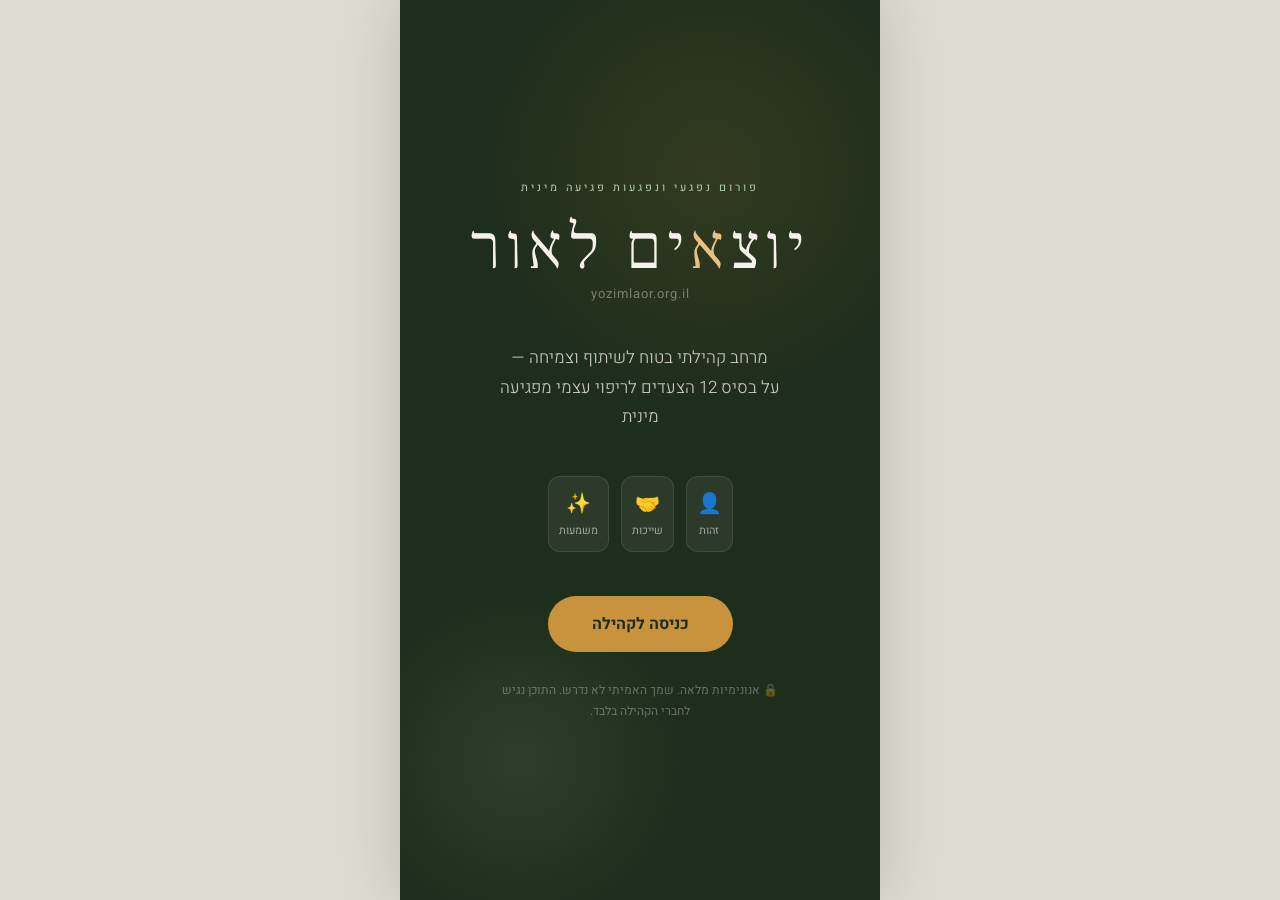
<file: community.html>
<!DOCTYPE html>
<html lang="he" dir="rtl">
<head>
<meta charset="UTF-8">
<meta name="viewport" content="width=device-width, initial-scale=1.0">
<title>יוצאים לאור – קהילת צמיחה</title>
<link rel="preconnect" href="https://fonts.googleapis.com">
<link href="https://fonts.googleapis.com/css2?family=Heebo:wght@300;400;500;600;700&family=Frank+Ruhl+Libre:wght@300;400;500;700&display=swap" rel="stylesheet">
<style>
  :root {
    --cream: #FAF8F4;
    --warm-white: #FDFBF8;
    --sage: #8BA888;
    --sage-light: #B5CDB3;
    --sage-dark: #4E7A4B;
    --amber: #C8933C;
    --amber-light: #E8C080;
    --amber-pale: #FDF4E3;
    --terracotta: #B8664A;
    --dark: #2A2A2A;
    --mid: #555;
    --light: #999;
    --border: rgba(139,168,136,0.18);
    --shadow: 0 2px 20px rgba(0,0,0,0.06);
    --shadow-md: 0 6px 32px rgba(0,0,0,0.09);
  }

  * { box-sizing: border-box; margin: 0; padding: 0; }

  body {
    font-family: 'Heebo', sans-serif;
    background: var(--cream);
    color: var(--dark);
    min-height: 100vh;
    overflow-x: hidden;
    -webkit-font-smoothing: antialiased;
  }

  .screen { display: none; min-height: 100vh; }
  .screen.active { display: flex; flex-direction: column; }

  /* בתצוגת מחשב/מסך רחב - "ממסגרים" את האפליקציה לרוחב טלפון, כדי שלא תימתח על כל הרוחב */
  @media (min-width: 640px) {
    body { background: #DEDBD0; }
    .screen.active {
      max-width: 480px;
      margin: 0 auto;
      box-shadow: 0 0 60px rgba(0,0,0,0.15);
    }
    /* position:fixed מתעלם מהמסגרת למעלה - צריך למרכז אותם בנפרד לאותו רוחב בדיוק */
    .bottom-nav, .help-footer {
      max-width: 480px;
      margin: 0 auto;
      right: 0; left: 0;
    }
  }

  /* LANDING */
  #screen-landing {
    background: #1E2E1C;
    align-items: center;
    justify-content: center;
    text-align: center;
    padding: 48px 28px;
    position: relative;
    overflow: hidden;
  }
  #screen-landing::before {
    content: '';
    position: absolute;
    width: 500px; height: 500px;
    background: radial-gradient(circle, rgba(200,147,60,0.12) 0%, transparent 65%);
    top: -80px; right: -80px;
    border-radius: 50%;
    pointer-events: none;
  }
  #screen-landing::after {
    content: '';
    position: absolute;
    width: 360px; height: 360px;
    background: radial-gradient(circle, rgba(139,168,136,0.14) 0%, transparent 65%);
    bottom: -40px; left: -60px;
    border-radius: 50%;
    pointer-events: none;
  }
  .landing-eyebrow {
    font-size: 11px; letter-spacing: 3px;
    color: var(--sage-light); text-transform: uppercase;
    margin-bottom: 20px; position: relative; z-index: 1;
  }
  .landing-logo {
    font-family: 'Frank Ruhl Libre', serif;
    font-size: 64px; font-weight: 300;
    color: #F5F1EB; letter-spacing: 6px;
    margin-bottom: 4px; position: relative; z-index: 1; line-height: 1;
  }
  .landing-logo em { color: var(--amber-light); font-style: normal; }
  .landing-org {
    font-size: 13px; color: rgba(245,241,235,0.4);
    letter-spacing: 1px; margin-bottom: 40px;
    position: relative; z-index: 1;
  }
  .landing-desc {
    font-size: 17px; color: rgba(245,241,235,0.8);
    max-width: 320px; line-height: 1.75;
    margin-bottom: 44px; position: relative; z-index: 1; font-weight: 300;
  }
  .landing-pillars {
    display: flex; gap: 12px;
    margin-bottom: 44px; position: relative; z-index: 1;
  }
  .lp {
    background: rgba(255,255,255,0.06);
    border: 1px solid rgba(255,255,255,0.1);
    border-radius: 12px; padding: 12px 10px; flex: 1;
  }
  .lp-icon { font-size: 20px; margin-bottom: 4px; }
  .lp-label { font-size: 11px; color: rgba(245,241,235,0.6); }
  .btn-enter {
    background: var(--amber); color: #1E2E1C;
    border: none; padding: 16px 44px; border-radius: 50px;
    font-size: 16px; font-family: 'Heebo', sans-serif; font-weight: 700;
    cursor: pointer; position: relative; z-index: 1; transition: all 0.3s;
  }
  .btn-enter:hover { background: var(--amber-light); transform: translateY(-2px); }
  .landing-safety {
    position: relative; z-index: 1; margin-top: 28px;
    color: rgba(245,241,235,0.35); font-size: 12px; line-height: 1.7; max-width: 290px;
  }

  /* APP */
  #screen-app { background: var(--cream); flex-direction: column; padding-bottom: 108px; }

  .top-bar {
    background: var(--warm-white); padding: 14px 20px;
    display: flex; align-items: center; justify-content: space-between;
    border-bottom: 1px solid var(--border);
    position: sticky; top: 0; z-index: 100;
    box-shadow: 0 1px 16px rgba(0,0,0,0.04);
  }
  .top-logo {
    font-family: 'Frank Ruhl Libre', serif; font-size: 22px;
    font-weight: 400; color: var(--sage-dark); letter-spacing: 2px;
  }
  .top-logo em { color: var(--amber); font-style: normal; }
  .top-right { display: flex; gap: 10px; align-items: center; }
  .notif-btn {
    width: 36px; height: 36px; border-radius: 50%;
    background: var(--cream); border: 1px solid var(--border);
    cursor: pointer; display: flex; align-items: center; justify-content: center;
    position: relative; font-size: 16px;
  }
  .notif-dot {
    width: 8px; height: 8px; background: var(--terracotta);
    border-radius: 50%; position: absolute; top: 6px; right: 6px;
    border: 1.5px solid var(--warm-white);
  }
  .avatar-sm {
    width: 36px; height: 36px; border-radius: 50%;
    background: linear-gradient(135deg, var(--sage) 0%, var(--sage-dark) 100%);
    display: flex; align-items: center; justify-content: center;
    color: white; font-size: 14px; font-weight: 700; cursor: pointer; border: none;
  }

  /* BOTTOM NAV */
  .bottom-nav {
    position: fixed; bottom: 34px; left: 0; right: 0;
    background: var(--warm-white); border-top: 1px solid var(--border);
    display: flex; z-index: 100; gap: 2px;
    padding: 8px 6px 10px;
    box-shadow: 0 -4px 20px rgba(0,0,0,0.05);
  }
  .nav-btn {
    flex: 1; display: flex; flex-direction: column;
    align-items: center; gap: 4px; padding: 6px 4px;
    cursor: pointer; border: none; background: transparent;
    color: var(--light); font-size: 9.5px; font-weight: 500;
    font-family: 'Heebo', sans-serif; transition: color 0.25s;
    border-radius: 14px;
  }
  .nav-icon-wrap {
    width: 30px; height: 30px; border-radius: 50%;
    display: flex; align-items: center; justify-content: center;
    transition: background 0.25s;
  }
  .nav-btn.active { color: var(--sage-dark); }
  .nav-btn.active .nav-icon-wrap { background: var(--amber-pale); }
  .nav-btn.active svg { stroke: var(--amber); }
  .nav-btn svg { width: 19px; height: 19px; transition: stroke 0.25s; }

  /* TABS */
  .tab { display: none; }
  .tab.active { display: block; }

  /* SECTION HEADER */
  .sh { padding: 18px 20px 10px; }
  .sh h2 {
    font-family: 'Frank Ruhl Libre', serif; font-size: 20px;
    font-weight: 400; color: var(--dark); margin-bottom: 2px;
  }
  .sh p { font-size: 12px; color: var(--light); line-height: 1.6; }
  .feed-date-hebrew { color: var(--sage); }

  /* PERSISTENT HELP FOOTER */
  .help-footer {
    position: fixed; bottom: 0; left: 0; right: 0; z-index: 99;
    background: #f3ece2; border-top: 1px solid rgba(184,102,74,0.18);
    padding: 6px 16px; display: flex; align-items: center;
    justify-content: center; gap: 14px; font-size: 11px; color: var(--terracotta);
  }
  .help-footer a { color: var(--terracotta); text-decoration: none; font-weight: 600; display: flex; align-items: center; gap: 4px; }
  .help-footer svg { width: 13px; height: 13px; flex-shrink: 0; }
  .help-footer-sep { color: rgba(184,102,74,0.4); }

  /* STEP TRACKER */
  .step-tracker {
    margin: 0 20px 16px;
    background: linear-gradient(135deg, var(--sage-dark) 0%, #3A6038 100%);
    border-radius: 16px; padding: 16px 18px; color: white;
    cursor: pointer; display: flex; align-items: center; gap: 14px;
    transition: transform 0.2s;
  }
  .step-tracker:hover { transform: scale(1.01); }
  .step-orb {
    width: 50px; height: 50px; border-radius: 50%;
    background: rgba(255,255,255,0.18);
    display: flex; align-items: center; justify-content: center;
    font-family: 'Frank Ruhl Libre', serif; font-size: 24px; font-weight: 300; flex-shrink: 0;
  }
  .st-text .st-label { font-size: 11px; opacity: 0.7; }
  .st-text .st-title { font-size: 15px; font-weight: 600; margin-top: 2px; }
  .st-text .st-short { font-size: 12px; opacity: 0.75; margin-top: 1px; }
  .st-arrow { margin-right: auto; opacity: 0.5; }
  .st-arrow svg { width: 18px; height: 18px; }

  /* COMPOSE */
  .compose-box {
    margin: 0 20px 18px; background: var(--warm-white);
    border-radius: 16px; padding: 14px;
    border: 1px solid var(--border); box-shadow: var(--shadow);
  }
  .compose-row { display: flex; gap: 10px; align-items: flex-start; }
  .compose-ta {
    flex: 1; background: var(--cream); border: 1px solid var(--border);
    border-radius: 12px; padding: 11px 14px; font-size: 14px;
    font-family: 'Heebo', sans-serif; resize: none; outline: none;
    color: var(--dark); min-height: 54px; line-height: 1.5; transition: border-color 0.2s;
  }
  .compose-ta:focus { border-color: var(--sage); }
  .compose-ta::placeholder { color: var(--light); }
  .compose-footer {
    display: flex; align-items: center; gap: 8px;
    margin-top: 10px; padding-top: 10px; border-top: 1px solid var(--border);
  }
  .step-chip {
    font-size: 11px; color: var(--sage-dark);
    background: rgba(78,122,75,0.1); padding: 5px 12px;
    border-radius: 20px; border: none; font-family: 'Heebo', sans-serif; cursor: pointer;
  }
  .compose-vis-wrap { margin-right: auto; }
  .compose-vis-btn {
    font-size: 13px; background: var(--cream); border: 1px solid var(--border);
    border-radius: 20px; padding: 4px 10px; cursor: pointer;
    font-family: 'Heebo', sans-serif; color: var(--mid);
    transition: all 0.15s; white-space: nowrap;
  }
  .compose-vis-btn:hover { border-color: var(--sage); }
  .compose-vis-btn[data-vis="community"] { background: rgba(78,122,75,0.08); border-color: var(--sage-light); color: var(--sage-dark); }
  .compose-vis-btn[data-vis="public"]    { background: rgba(200,147,60,0.1); border-color: var(--amber); color: #9A6A20; }
  .compose-vis-btn[data-vis="private"]   { background: rgba(0,0,0,0.04); border-color: #ccc; color: #888; }
  .btn-share {
    background: var(--sage-dark); color: white; border: none;
    padding: 7px 18px; border-radius: 20px; font-size: 13px;
    font-family: 'Heebo', sans-serif; font-weight: 600; cursor: pointer;
  }
  .btn-share:hover { background: var(--sage); }
  /* post visibility badge */
  .post-vis-badge {
    font-size: 10px; padding: 2px 8px; border-radius: 20px;
    margin-right: 6px; flex-shrink: 0;
  }
  .post-vis-badge.community { background: rgba(78,122,75,0.1); color: var(--sage-dark); }
  .post-vis-badge.public    { background: rgba(200,147,60,0.12); color: #9A6A20; }
  .post-vis-badge.private   { background: rgba(0,0,0,0.05); color: #888; }

  /* POST CARD */
  .post {
    background: var(--warm-white); margin: 0 20px 14px;
    border-radius: 16px; padding: 18px;
    box-shadow: var(--shadow); border: 1px solid var(--border);
  }
  .post-head { display: flex; align-items: center; gap: 10px; margin-bottom: 12px; }
  .av {
    width: 40px; height: 40px; border-radius: 50%;
    display: flex; align-items: center; justify-content: center;
    font-weight: 700; font-size: 15px; color: white; flex-shrink: 0;
  }
  .pi h4 { font-size: 14px; font-weight: 600; color: var(--dark); }
  .post-pill {
    display: inline-flex; align-items: center;
    font-size: 10px; color: var(--sage-dark);
    background: rgba(78,122,75,0.1); padding: 2px 8px; border-radius: 20px; margin-top: 2px;
  }
  .post-time { font-size: 11px; color: var(--light); margin-right: auto; }
  .post-body { font-size: 14px; color: var(--mid); line-height: 1.75; margin-bottom: 14px; }
  .post-body strong { color: var(--sage-dark); font-weight: 600; }
  .post-footer { display: flex; gap: 14px; padding-top: 12px; border-top: 1px solid var(--border); }
  .act-btn {
    display: flex; align-items: center; gap: 5px;
    font-size: 12px; color: var(--light); cursor: pointer;
    background: none; border: none; font-family: 'Heebo', sans-serif; padding: 3px 0; transition: color 0.2s;
  }
  .act-btn:hover { color: var(--sage-dark); }
  .act-btn.liked { color: var(--terracotta); }
  .act-btn svg { width: 17px; height: 17px; }

  /* STEPS */
  .steps-intro { padding: 18px 20px 10px; }
  .steps-intro h2 { font-family: 'Frank Ruhl Libre', serif; font-size: 20px; font-weight: 400; color: var(--dark); margin-bottom: 4px; }
  .steps-intro p { font-size: 12px; color: var(--light); line-height: 1.5; }

  .three-p {
    margin: 0 20px 16px;
    display: grid; grid-template-columns: 1fr 1fr 1fr; gap: 8px;
  }
  .tp {
    background: var(--warm-white); border: 1px solid var(--border);
    border-radius: 12px; padding: 12px 8px; text-align: center;
  }
  .tp-i { font-size: 20px; margin-bottom: 4px; }
  .tp-n { font-size: 12px; font-weight: 600; color: var(--sage-dark); }
  .tp-s { font-size: 10px; color: var(--light); margin-top: 2px; }

  .steps-grid { padding: 0 20px 20px; display: flex; flex-direction: column; gap: 10px; }

  .step-row {
    background: var(--warm-white); border-radius: 16px; padding: 16px;
    border: 1px solid var(--border); box-shadow: var(--shadow);
    cursor: pointer; display: flex; flex-direction: column; gap: 8px;
    transition: all 0.22s; border-right: 3px solid transparent;
  }
  .step-row:hover { transform: translateX(-3px); box-shadow: var(--shadow-md); }
  .step-row.done { border-right-color: var(--sage); }
  .step-row.current { border-right-color: var(--amber); background: linear-gradient(135deg, var(--amber-pale) 0%, var(--warm-white) 60%); }
  .step-row-top { display: flex; align-items: flex-start; gap: 14px; }
  .sn {
    font-family: 'Frank Ruhl Libre', serif; font-size: 26px;
    font-weight: 300; color: var(--sage-light); min-width: 32px; line-height: 1;
  }
  .step-row.done .sn { color: var(--sage); }
  .step-row.current .sn { color: var(--amber); }
  .sc h3 { font-size: 14px; font-weight: 600; color: var(--dark); margin-bottom: 3px; }
  .sc p { font-size: 12px; color: var(--light); line-height: 1.45; }
  .step-badge { margin-right: auto; flex-shrink: 0; align-self: center; }
  .step-badge svg { width: 18px; height: 18px; }
  .step-teaser {
    font-family: 'Frank Ruhl Libre', serif; font-style: italic; font-size: 12.5px;
    color: var(--mid); line-height: 1.6; margin-right: 46px;
    border-right: 2px solid var(--sage-light); padding-right: 12px;
  }
  .step-row.current .step-teaser { border-right-color: var(--amber-light); }

  /* MODAL */
  .overlay {
    display: none; position: fixed; inset: 0;
    background: rgba(0,0,0,0.5); z-index: 200; align-items: flex-end;
  }
  .overlay.open { display: flex; }
  .sheet {
    background: var(--warm-white); border-radius: 22px 22px 0 0;
    width: 100%; max-height: 88vh; overflow-y: auto;
    padding: 22px 22px 44px; animation: up 0.28s ease;
  }
  @keyframes up { from { transform: translateY(100%); } to { transform: translateY(0); } }
  .sheet-handle { width: 36px; height: 4px; background: var(--border); border-radius: 2px; margin: 0 auto 18px; }
  .modal-num { font-family: 'Frank Ruhl Libre', serif; font-size: 52px; font-weight: 300; color: var(--sage-light); line-height: 1; margin-bottom: 6px; }
  .modal-title { font-family: 'Frank Ruhl Libre', serif; font-size: 22px; font-weight: 500; color: var(--dark); margin-bottom: 16px; line-height: 1.3; }
  .modal-quote {
    background: var(--cream); border-right: 3px solid var(--sage);
    border-radius: 0 10px 10px 0; padding: 14px 16px;
    font-size: 14px; color: var(--mid); line-height: 1.8; margin-bottom: 18px; font-style: italic;
  }
  .modal-reflect { background: var(--amber-pale); border-radius: 12px; padding: 14px; margin-bottom: 20px; }
  .modal-reflect h4 { font-size: 12px; color: var(--amber); font-weight: 700; margin-bottom: 6px; text-transform: uppercase; letter-spacing: 0.5px; }
  .modal-reflect p { font-size: 13px; color: var(--mid); line-height: 1.6; }
  /* MODAL TABS */
  .modal-tabs {
    display: flex; gap: 0; margin-bottom: 20px;
    border-radius: 12px; overflow: hidden;
    border: 1.5px solid var(--border);
  }
  .modal-tab-btn {
    flex: 1; padding: 10px 8px; font-size: 13px; font-weight: 600;
    font-family: 'Heebo', sans-serif; border: none; cursor: pointer;
    background: var(--cream); color: var(--light); transition: all 0.2s;
  }
  .modal-tab-btn.active { background: var(--sage-dark); color: white; }

  .modal-tab-panel { display: none; }
  .modal-tab-panel.active { display: block; }

  /* TASKS */
  .tasks-list { display: flex; flex-direction: column; gap: 12px; }
  .task-item {
    background: var(--cream); border-radius: 14px; padding: 14px;
    border: 1px solid var(--border);
  }
  .task-q {
    font-size: 13px; color: var(--dark); line-height: 1.65;
    margin-bottom: 10px; font-weight: 500;
  }
  .task-q .task-num {
    display: inline-block; min-width: 22px; height: 22px; line-height: 22px;
    background: var(--sage-dark); color: white; border-radius: 50%;
    font-size: 10px; font-weight: 700; text-align: center;
    margin-left: 8px; flex-shrink: 0;
  }
  .task-actions { display: flex; gap: 8px; }
  .task-write-btn {
    flex: 1; background: var(--warm-white); border: 1px solid var(--border);
    border-radius: 10px; padding: 8px 12px; font-size: 12px;
    font-family: 'Heebo', sans-serif; color: var(--mid); cursor: pointer;
    transition: all 0.15s; text-align: center;
  }
  .task-write-btn:hover { border-color: var(--sage); color: var(--sage-dark); }
  .task-write-btn.has-answer { border-color: var(--sage); background: rgba(78,122,75,0.06); color: var(--sage-dark); }
  .task-share-btn {
    background: transparent; border: 1px solid var(--border);
    border-radius: 10px; padding: 8px 10px; font-size: 12px;
    font-family: 'Heebo', sans-serif; color: var(--light); cursor: pointer;
    transition: all 0.15s; white-space: nowrap;
  }
  .task-share-btn:hover { border-color: var(--sage-dark); color: var(--sage-dark); }

  /* TASK ANSWER INLINE */
  .task-answer-wrap { display: none; margin-top: 10px; }
  .task-answer-wrap.open { display: block; }
  .task-textarea {
    width: 100%; min-height: 80px; background: var(--warm-white);
    border: 1.5px solid var(--sage-light); border-radius: 10px;
    padding: 10px 12px; font-size: 13px; font-family: 'Heebo', sans-serif;
    color: var(--dark); resize: none; outline: none; line-height: 1.6;
    transition: border-color 0.2s;
  }
  .task-textarea:focus { border-color: var(--sage-dark); }
  .task-save-btn {
    margin-top: 8px; background: var(--sage-dark); color: white;
    border: none; border-radius: 10px; padding: 8px 18px;
    font-size: 12px; font-family: 'Heebo', sans-serif; font-weight: 700;
    cursor: pointer; float: left;
  }
  .task-cancel-btn {
    margin-top: 8px; background: transparent; color: var(--light);
    border: none; font-size: 12px; font-family: 'Heebo', sans-serif;
    cursor: pointer; padding: 8px 10px; float: right;
  }
  .task-saved-note {
    display: none; font-size: 11px; color: var(--sage-dark);
    margin-top: 8px; font-style: italic;
  }
  .task-saved-note.show { display: block; }

  .modal-share-btn {
    width: 100%; background: var(--sage-dark); color: white; border: none;
    padding: 14px; border-radius: 12px; font-size: 14px;
    font-family: 'Heebo', sans-serif; font-weight: 700; cursor: pointer; margin-bottom: 10px;
  }
  .modal-complete-btn {
    width: 100%; background: linear-gradient(135deg, var(--amber), #C8933C); color: white; border: none;
    padding: 14px; border-radius: 12px; font-size: 14px;
    font-family: 'Heebo', sans-serif; font-weight: 700; cursor: pointer; margin-bottom: 10px;
    box-shadow: 0 3px 12px rgba(200,147,60,0.35);
  }
  .modal-close-btn {
    width: 100%; background: transparent; color: var(--light);
    border: 1px solid var(--border); padding: 12px; border-radius: 12px;
    font-size: 14px; font-family: 'Heebo', sans-serif; cursor: pointer;
  }

  /* BULLETIN BOARD */
  .bulletin-section { padding: 20px 20px 4px; }
  .bulletin-title {
    font-family: 'Frank Ruhl Libre', serif; font-size: 17px;
    color: var(--dark); margin-bottom: 4px; display: flex; align-items: center; gap: 8px;
  }
  .bulletin-sub { font-size: 12px; color: var(--light); margin-bottom: 14px; }

  .group-card {
    background: var(--warm-white); border-radius: 16px; padding: 15px 16px;
    margin-bottom: 10px; border: 1px solid var(--border);
    box-shadow: var(--shadow); display: flex; gap: 12px; align-items: flex-start;
  }
  .group-icon {
    width: 42px; height: 42px; border-radius: 12px; flex-shrink: 0;
    display: flex; align-items: center; justify-content: center; font-size: 20px;
  }
  .group-icon.women  { background: rgba(191,123,170,0.15); }
  .group-icon.men    { background: rgba(122,159,191,0.15); }
  .group-icon.mixed  { background: rgba(78,122,75,0.12); }
  .group-body { flex: 1; min-width: 0; }
  .group-name { font-size: 14px; font-weight: 700; color: var(--dark); margin-bottom: 3px; }
  .group-meta { display: flex; flex-wrap: wrap; gap: 6px; margin-bottom: 6px; }
  .group-tag {
    display: inline-flex; align-items: center; gap: 4px;
    font-size: 11px; color: var(--mid); background: var(--cream);
    padding: 3px 9px; border-radius: 20px; border: 1px solid var(--border);
  }
  .group-contact {
    font-size: 11px; color: var(--sage-dark); font-weight: 600; cursor: pointer;
  }
  .group-contact:hover { text-decoration: underline; }

  .bulletin-divider {
    height: 1px; background: var(--border); margin: 18px 0 14px;
  }
  .request-box {
    background: var(--amber-pale); border-radius: 16px; padding: 16px;
    border: 1px solid rgba(200,147,60,0.2); margin-bottom: 20px;
  }
  .request-box h4 {
    font-size: 13px; font-weight: 700; color: var(--amber); margin-bottom: 8px;
  }
  .request-row { display: flex; gap: 8px; margin-bottom: 8px; }
  .request-input {
    flex: 1; background: var(--warm-white); border: 1.5px solid var(--border);
    border-radius: 10px; padding: 8px 12px; font-size: 13px;
    font-family: 'Heebo', sans-serif; color: var(--dark); outline: none;
    transition: border-color 0.2s;
  }
  .request-input:focus { border-color: var(--amber); }
  .request-send {
    background: var(--amber); color: white; border: none;
    border-radius: 10px; padding: 8px 14px; font-size: 13px;
    font-family: 'Heebo', sans-serif; font-weight: 700; cursor: pointer;
    white-space: nowrap; transition: opacity 0.2s;
  }
  .request-send:hover { opacity: 0.85; }
  .request-note { font-size: 11px; color: var(--light); line-height: 1.5; }
  .request-thanks {
    display: none; text-align: center; padding: 8px 0 4px;
    font-size: 13px; color: var(--sage-dark); font-weight: 600;
  }

  /* STEP EXPAND */
  .modal-expand {
    background: var(--warm-white); border-radius: 12px;
    border: 1px solid var(--border); margin-bottom: 20px; overflow: hidden;
  }
  .modal-expand-toggle {
    width: 100%; background: none; border: none; cursor: pointer;
    padding: 13px 16px; display: flex; align-items: center; justify-content: space-between;
    font-family: 'Heebo', sans-serif; font-size: 13px; font-weight: 700;
    color: var(--sage-dark); text-align: right;
  }
  .modal-expand-toggle:hover { background: rgba(78,122,75,0.05); }
  .expand-arrow { font-size: 11px; transition: transform 0.2s; }
  .modal-expand.open .expand-arrow { transform: rotate(180deg); }
  .modal-expand-body {
    display: none; padding: 0 16px 16px;
    font-size: 13px; color: var(--mid); line-height: 1.85;
    white-space: pre-line;
  }
  .modal-expand.open .modal-expand-body { display: block; }

  /* MEMBER PROFILE POPUP */
  .member-profile-overlay {
    display: none; position: fixed; inset: 0;
    background: rgba(0,0,0,0.4); z-index: 600;
    align-items: flex-end; justify-content: center;
  }
  .member-profile-overlay.open { display: flex; }
  .member-profile-sheet {
    background: var(--warm-white); border-radius: 22px 22px 0 0;
    width: 100%; max-height: 85vh; overflow-y: auto;
    padding: 20px 20px 44px; animation: up 0.28s ease;
  }
  .mp-head { display: flex; gap: 14px; align-items: center; margin-bottom: 18px; }
  .mp-av {
    width: 56px; height: 56px; border-radius: 50%; flex-shrink: 0;
    display: flex; align-items: center; justify-content: center;
    font-size: 22px; font-weight: 700; color: white;
  }
  .mp-name { font-size: 18px; font-weight: 700; color: var(--dark); }
  .mp-pill {
    display: inline-block; font-size: 11px; color: var(--sage-dark);
    background: rgba(78,122,75,0.1); padding: 2px 10px;
    border-radius: 20px; margin-top: 4px;
  }
  .mp-section-title {
    font-size: 12px; font-weight: 700; color: var(--sage-dark);
    text-transform: uppercase; letter-spacing: 0.5px;
    margin-bottom: 10px; padding-bottom: 8px;
    border-bottom: 1px solid var(--border);
  }
  .mp-stars { font-size: 16px; color: var(--amber); margin-bottom: 12px; }
  .mp-history { display: flex; flex-wrap: wrap; gap: 6px; margin-bottom: 14px; }
  .mp-hist-tag {
    font-size: 11px; color: var(--mid); background: var(--cream);
    padding: 4px 11px; border-radius: 20px; border: 1px solid var(--border);
  }
  .mp-reviews { display: flex; flex-direction: column; gap: 10px; margin-bottom: 16px; }
  .mp-review {
    background: var(--cream); border-radius: 10px; padding: 10px 12px;
    border-right: 3px solid var(--amber);
  }
  .mp-rev-stars { font-size: 11px; color: var(--amber); margin-bottom: 3px; }
  .mp-rev-text { font-size: 13px; color: var(--mid); font-style: italic; line-height: 1.6; }
  .mp-rev-name { font-size: 11px; color: var(--light); margin-top: 4px; }

  /* JOURNAL TAB */
  .journal-wrap { padding: 16px 20px 100px; }
  .journal-header { display: flex; align-items: center; justify-content: space-between; margin-bottom: 16px; }
  .journal-header h2 { font-family: 'Frank Ruhl Libre', serif; font-size: 20px; color: var(--dark); }
  .journal-header p { font-size: 12px; color: var(--light); margin-top: 2px; }
  .journal-new-btn {
    background: var(--sage-dark); color: white; border: none;
    border-radius: 12px; padding: 10px 16px; font-size: 13px;
    font-family: 'Heebo', sans-serif; font-weight: 700; cursor: pointer;
    white-space: nowrap; display: flex; align-items: center; gap: 6px;
  }

  .journal-compose {
    background: var(--warm-white); border-radius: 16px;
    border: 1.5px solid var(--sage-light); padding: 16px;
    margin-bottom: 16px; box-shadow: var(--shadow);
  }
  .journal-compose-top {
    display: flex; align-items: center; justify-content: space-between; margin-bottom: 12px;
  }
  .journal-date-label { font-size: 11px; color: var(--light); }
  .journal-step-sel {
    background: var(--cream); border: 1px solid var(--border);
    border-radius: 20px; padding: 4px 12px; font-size: 11px;
    font-family: 'Heebo', sans-serif; color: var(--mid); cursor: pointer; outline: none;
  }
  .journal-textarea {
    width: 100%; min-height: 120px; background: transparent; border: none;
    font-size: 14px; font-family: 'Frank Ruhl Libre', serif; color: var(--dark);
    line-height: 1.8; resize: none; outline: none;
  }
  .journal-textarea::placeholder { color: var(--light); }
  .journal-compose-btns { display: flex; gap: 8px; justify-content: flex-left; margin-top: 12px; border-top: 1px solid var(--border); padding-top: 12px; }
  .journal-save-btn {
    background: var(--sage-dark); color: white; border: none;
    border-radius: 10px; padding: 9px 20px; font-size: 13px;
    font-family: 'Heebo', sans-serif; font-weight: 700; cursor: pointer;
  }
  .journal-cancel-btn {
    background: transparent; color: var(--light); border: 1px solid var(--border);
    border-radius: 10px; padding: 9px 14px; font-size: 13px;
    font-family: 'Heebo', sans-serif; cursor: pointer;
  }

  .journal-entries { display: flex; flex-direction: column; gap: 12px; }
  .journal-entry {
    background: var(--warm-white); border-radius: 16px; padding: 16px;
    border: 1px solid var(--border); box-shadow: var(--shadow); cursor: pointer;
    transition: border-color 0.2s;
  }
  .journal-entry:hover { border-color: var(--sage-light); }
  .journal-entry-head { display: flex; align-items: center; justify-content: space-between; margin-bottom: 8px; }
  .journal-entry-date { font-size: 11px; color: var(--light); }
  .journal-entry-step {
    font-size: 10px; color: var(--sage-dark); background: rgba(78,122,75,0.1);
    padding: 2px 10px; border-radius: 20px;
  }
  .journal-entry-preview { font-size: 13px; color: var(--mid); line-height: 1.6; display: -webkit-box; -webkit-line-clamp: 3; -webkit-box-orient: vertical; overflow: hidden; }
  .journal-entry-del {
    background: none; border: none; color: var(--light); cursor: pointer;
    font-size: 13px; padding: 2px 6px; float: left; opacity: 0; transition: opacity 0.15s;
  }
  .journal-entry:hover .journal-entry-del { opacity: 1; }
  .journal-entry-del:hover { color: var(--terracotta); }
  .journal-empty { text-align: center; padding: 48px 20px; color: var(--light); }
  .journal-empty .je-icon { font-size: 36px; margin-bottom: 12px; }
  .journal-empty p { font-size: 13px; line-height: 1.6; }

  /* full entry view */
  .journal-view-overlay {
    display: none; position: fixed; inset: 0; background: rgba(0,0,0,0.4);
    z-index: 500; align-items: flex-end; justify-content: center;
  }
  .journal-view-overlay.open { display: flex; }
  .journal-view-sheet {
    background: var(--warm-white); border-radius: 22px 22px 0 0;
    width: 100%; max-height: 88vh; overflow-y: auto;
    padding: 22px 22px 44px; animation: up 0.28s ease;
  }
  .journal-view-meta { display: flex; justify-content: space-between; align-items: center; margin-bottom: 16px; }
  .journal-view-body { font-size: 15px; font-family: 'Frank Ruhl Libre', serif; color: var(--dark); line-height: 1.9; white-space: pre-wrap; }
  .journal-view-close {
    width: 100%; background: transparent; border: 1px solid var(--border);
    border-radius: 12px; padding: 12px; font-size: 14px;
    font-family: 'Heebo', sans-serif; cursor: pointer; color: var(--light); margin-top: 24px;
  }
  .journal-view-edit {
    background: var(--sage-dark); color: white; border: none;
    border-radius: 10px; padding: 8px 16px; font-size: 12px;
    font-family: 'Heebo', sans-serif; cursor: pointer;
  }

  /* SPONSOR SECTION */
  .sponsor-section { padding: 0 20px 16px; }
  .sponsor-title { font-family: 'Frank Ruhl Libre', serif; font-size: 17px; color: var(--dark); margin-bottom: 4px; }
  .sponsor-sub { font-size: 12px; color: var(--light); margin-bottom: 14px; }
  .sponsor-card {
    background: var(--warm-white); border-radius: 16px; padding: 15px 16px;
    margin-bottom: 10px; border: 1px solid var(--border); box-shadow: var(--shadow);
    display: flex; gap: 12px; align-items: flex-start;
  }
  .sponsor-av {
    width: 46px; height: 46px; border-radius: 50%; flex-shrink: 0;
    display: flex; align-items: center; justify-content: center;
    font-size: 18px; font-weight: 700; color: white;
  }
  .sponsor-body { flex: 1; }
  .sponsor-name { font-size: 14px; font-weight: 700; color: var(--dark); }
  .sponsor-meta { display: flex; gap: 6px; flex-wrap: wrap; margin: 5px 0 7px; }
  .sponsor-tag {
    font-size: 10px; color: var(--mid); background: var(--cream);
    padding: 2px 9px; border-radius: 20px; border: 1px solid var(--border);
  }
  .sponsor-quote { font-size: 12px; color: var(--light); font-style: italic; line-height: 1.5; margin-bottom: 10px; }
  .sponsor-req-btn {
    background: var(--sage-dark); color: white; border: none;
    border-radius: 10px; padding: 7px 14px; font-size: 12px;
    font-family: 'Heebo', sans-serif; font-weight: 700; cursor: pointer;
    transition: opacity 0.2s;
  }
  .sponsor-req-btn:hover { opacity: 0.85; }
  .sponsor-req-btn.sent { background: var(--sage-light); cursor: default; }
  .sponsor-offer-box {
    background: rgba(78,122,75,0.07); border-radius: 16px; padding: 16px;
    border: 1px solid rgba(78,122,75,0.2); margin-bottom: 16px;
  }
  .sponsor-offer-box h4 { font-size: 13px; font-weight: 700; color: var(--sage-dark); margin-bottom: 6px; }
  .sponsor-offer-box p { font-size: 12px; color: var(--mid); line-height: 1.55; margin-bottom: 12px; }
  .sponsor-offer-toggle {
    background: var(--sage-dark); color: white; border: none;
    border-radius: 10px; padding: 9px 18px; font-size: 13px;
    font-family: 'Heebo', sans-serif; font-weight: 700; cursor: pointer;
  }
  .sponsor-offer-toggle.active { background: var(--terracotta); }
  .sponsor-offer-form { display: none; margin-top: 12px; }
  .sponsor-offer-form.open { display: block; }
  .sponsor-offer-input {
    width: 100%; background: var(--warm-white); border: 1.5px solid var(--sage-light);
    border-radius: 10px; padding: 10px 12px; font-size: 13px;
    font-family: 'Heebo', sans-serif; color: var(--dark); outline: none;
    resize: none; line-height: 1.6; margin-bottom: 8px;
  }
  .sponsor-offer-save {
    background: var(--sage-dark); color: white; border: none;
    border-radius: 10px; padding: 9px 20px; font-size: 13px;
    font-family: 'Heebo', sans-serif; font-weight: 700; cursor: pointer;
  }

  /* UPGRADED SPONSOR CARDS */
  .sponsor-card-full {
    background: var(--warm-white); border-radius: 18px;
    border: 1px solid var(--border); box-shadow: var(--shadow);
    margin-bottom: 14px; overflow: hidden;
  }
  .scf-top {
    display: flex; gap: 12px; padding: 16px 16px 12px; align-items: flex-start;
  }
  .scf-info { flex: 1; }
  .scf-stars { font-size: 12px; color: var(--amber); white-space: nowrap; }
  .scf-rcount { font-size: 10px; color: var(--light); }
  .scf-history {
    background: var(--cream); padding: 10px 16px;
    border-top: 1px solid var(--border); border-bottom: 1px solid var(--border);
  }
  .scf-hist-title { font-size: 10px; font-weight: 700; color: var(--light); text-transform: uppercase; letter-spacing: 0.5px; margin-bottom: 7px; }
  .scf-hist-items { display: flex; flex-wrap: wrap; gap: 6px; }
  .scf-hist-tag {
    font-size: 11px; color: var(--mid); background: var(--warm-white);
    padding: 3px 10px; border-radius: 20px; border: 1px solid var(--border);
  }
  .scf-reviews { padding: 12px 16px; display: flex; flex-direction: column; gap: 10px; }
  .scf-review-item {
    background: var(--cream); border-radius: 10px; padding: 10px 12px;
    border-right: 3px solid var(--amber);
  }
  .scf-rev-stars { font-size: 11px; color: var(--amber); margin-bottom: 4px; }
  .scf-rev-text { font-size: 12px; color: var(--mid); line-height: 1.6; font-style: italic; margin-bottom: 4px; }
  .scf-rev-name { font-size: 10px; color: var(--light); }
  .sponsor-card-full > .sponsor-req-btn {
    width: calc(100% - 32px); margin: 0 16px 16px; display: block;
  }

  /* COMMUNITY members section */
  .members-grid { padding: 8px 20px 20px; display: grid; grid-template-columns: 1fr 1fr; gap: 12px; }
  .member-card { background: var(--warm-white); border-radius: 16px; padding: 16px; text-align: center; box-shadow: var(--shadow); border: 1px solid var(--border); }
  .member-card.sponsor { border-color: rgba(200,147,60,0.3); background: linear-gradient(180deg, var(--amber-pale) 0%, var(--warm-white) 45%); }
  .mem-av-wrap { width: 58px; height: 58px; margin: 0 auto 8px; position: relative; }
  .mem-av-wrap.ring::before {
    content: ''; position: absolute; inset: -3px; border-radius: 50%;
    background: conic-gradient(var(--amber), var(--amber-light), var(--amber));
  }
  .mem-av { width: 52px; height: 52px; border-radius: 50%; display: flex; align-items: center; justify-content: center; font-size: 20px; font-weight: 700; color: white; }
  .mem-av-wrap.ring .mem-av { position: absolute; inset: 3px; width: auto; height: auto; margin: 0; }
  .mem-name { font-size: 14px; font-weight: 600; color: var(--dark); }
  .mem-pill { display: inline-block; font-size: 10px; color: var(--sage-dark); background: rgba(78,122,75,0.1); padding: 3px 10px; border-radius: 20px; margin: 5px 0 8px; }
  .mem-sponsor-tag { font-size: 10px; color: #9A6A20; font-weight: 700; margin-top: 4px; display: flex; align-items: center; justify-content: center; gap: 3px; }
  .mem-quote { font-size: 11px; color: var(--light); line-height: 1.5; font-style: italic; }
  .btn-hug { margin-top: 10px; background: transparent; border: 1px solid var(--sage-light); color: var(--sage-dark); padding: 6px 14px; border-radius: 20px; font-size: 11px; font-family: 'Heebo', sans-serif; cursor: pointer; transition: all 0.2s; }
  .btn-hug:hover { background: var(--sage-dark); color: white; border-color: var(--sage-dark); }

  /* PROFILE */
  .pw { padding: 20px; }
  .pt { text-align: center; margin-bottom: 22px; }
  .av-lg { width: 76px; height: 76px; border-radius: 50%; background: linear-gradient(135deg, var(--sage) 0%, var(--sage-dark) 100%); display: flex; align-items: center; justify-content: center; font-size: 28px; font-weight: 700; color: white; margin: 0 auto 12px; box-shadow: 0 6px 20px rgba(78,122,75,0.28); }
  .pname { font-family: 'Frank Ruhl Libre', serif; font-size: 22px; color: var(--dark); margin-bottom: 4px; }
  .psince { font-size: 12px; color: var(--light); }
  .stats-row { display: flex; flex-direction: column; gap: 10px; margin-bottom: 20px; }
  .stat-hero {
    background: linear-gradient(135deg, var(--amber-pale) 0%, #FBF6EC 100%);
    border-radius: 18px; padding: 16px 18px;
    border: 1px solid rgba(200,147,60,0.25);
    display: flex; align-items: center; gap: 14px; position: relative;
    overflow: hidden; cursor: pointer; transition: transform 0.15s;
  }
  .stat-hero:hover { transform: scale(1.02); }
  .stat-hero::after {
    content: ''; position: absolute; width: 130px; height: 130px;
    background: radial-gradient(circle, rgba(200,147,60,0.1) 0%, transparent 70%);
    top: -36px; left: -36px; border-radius: 50%; pointer-events: none;
  }
  .stat-hero-num {
    font-family: 'Frank Ruhl Libre', serif; font-size: 38px; font-weight: 400;
    color: var(--amber); line-height: 1; position: relative; z-index: 1; min-width: 46px;
  }
  .stat-hero-body { position: relative; z-index: 1; flex: 1; min-width: 0; }
  .stat-hero-label { font-size: 10.5px; color: #9A6A20; font-weight: 700; text-transform: uppercase; letter-spacing: 0.5px; margin-bottom: 2px; }
  .stat-hero-sub { font-size: 12px; color: var(--mid); }
  .stat-hero-arrow { font-size: 17px; color: var(--amber); position: relative; z-index: 1; flex-shrink: 0; }
  .stats-row-secondary { display: grid; grid-template-columns: 1fr 1fr; gap: 10px; }
  .stat { background: var(--warm-white); border-radius: 14px; padding: 14px; text-align: center; border: 1px solid var(--border); }
  .stat-n { font-family: 'Frank Ruhl Libre', serif; font-size: 24px; font-weight: 400; color: var(--sage-dark); }
  .stat-l { font-size: 10px; color: var(--light); margin-top: 2px; }
  .jcard { background: var(--warm-white); border-radius: 16px; padding: 18px; border: 1px solid var(--border); margin-bottom: 14px; }
  .jcard h3 { font-family: 'Frank Ruhl Libre', serif; font-size: 17px; font-weight: 400; color: var(--dark); margin-bottom: 14px; }
  .jrow { display: flex; align-items: center; gap: 10px; padding: 8px 0; border-bottom: 1px solid var(--border); }
  .jrow:last-child { border-bottom: none; }
  .jdot { width: 9px; height: 9px; border-radius: 50%; flex-shrink: 0; }
  .jdot.done { background: var(--sage); }
  .jdot.current { background: var(--amber); box-shadow: 0 0 0 3px rgba(200,147,60,0.2); }
  .jdot.future { background: transparent; border: 2px solid var(--sage-light); }
  .jlabel { font-size: 12px; color: var(--mid); flex: 1; line-height: 1.3; }
  .jlabel.done { color: var(--light); }
  .jlabel.current { color: var(--dark); font-weight: 600; }

  /* PROFILE SETUP SCREEN */
  #screen-setup {
    background: var(--cream);
    align-items: center;
    justify-content: flex-start;
    padding: 0;
    overflow-y: auto;
  }
  .setup-hero {
    width: 100%;
    background: linear-gradient(160deg, #1E2E1C 0%, #3A6038 100%);
    padding: 48px 28px 36px;
    text-align: center;
  }
  .setup-hero-logo {
    font-family: 'Frank Ruhl Libre', serif;
    font-size: 28px; font-weight: 300; color: #F5F1EB;
    letter-spacing: 3px; margin-bottom: 10px;
  }
  .setup-hero-logo em { color: var(--amber-light); font-style: normal; }
  .setup-hero h2 {
    font-family: 'Frank Ruhl Libre', serif;
    font-size: 22px; font-weight: 400; color: #F5F1EB; margin-bottom: 6px;
  }
  .setup-hero p { font-size: 13px; color: rgba(245,241,235,0.65); line-height: 1.6; }

  .setup-form-wrap {
    width: 100%; padding: 28px 24px 48px; max-width: 480px; margin: 0 auto;
  }

  .form-group { margin-bottom: 20px; }
  .form-label {
    display: block; font-size: 13px; font-weight: 600;
    color: var(--dark); margin-bottom: 8px; letter-spacing: 0.2px;
  }
  .form-label span { color: var(--light); font-weight: 400; font-size: 11px; margin-right: 4px; }
  .form-input {
    width: 100%; background: var(--warm-white);
    border: 1.5px solid var(--border); border-radius: 12px;
    padding: 13px 16px; font-size: 15px; font-family: 'Heebo', sans-serif;
    color: var(--dark); outline: none; transition: border-color 0.2s;
    -webkit-appearance: none;
  }
  .form-input:focus { border-color: var(--sage-dark); }
  .form-input::placeholder { color: var(--light); }

  /* GENDER SELECTOR */
  .gender-grid { display: grid; grid-template-columns: 1fr 1fr; gap: 10px; max-width: 280px; margin: 0 auto; }
  .gender-opt {
    border: 1.5px solid var(--border);
    border-radius: 14px; padding: 14px 8px; text-align: center;
    cursor: pointer; background: var(--warm-white); transition: all 0.2s;
  }
  .gender-opt:hover { border-color: var(--sage); }
  .gender-opt.selected { border-color: var(--sage-dark); background: rgba(78,122,75,0.06); }
  .gender-opt .g-icon { font-size: 24px; margin-bottom: 6px; }
  .gender-opt .g-label { font-size: 13px; font-weight: 600; color: var(--dark); }
  .gender-opt .g-sublabel { font-size: 10px; color: var(--light); margin-top: 2px; }
  .gender-opt.selected .g-label { color: var(--sage-dark); }

  /* YEAR SELECT */
  .form-select {
    width: 100%; background: var(--warm-white);
    border: 1.5px solid var(--border); border-radius: 12px;
    padding: 13px 16px; font-size: 15px; font-family: 'Heebo', sans-serif;
    color: var(--dark); outline: none; transition: border-color 0.2s;
    -webkit-appearance: none; cursor: pointer;
    background-image: url("data:image/svg+xml,%3Csvg xmlns='http://www.w3.org/2000/svg' fill='none' viewBox='0 0 24 24' stroke='%23999'%3E%3Cpath stroke-linecap='round' stroke-linejoin='round' stroke-width='2' d='M19 9l-7 7-7-7'/%3E%3C/svg%3E");
    background-repeat: no-repeat;
    background-position: left 12px center;
    background-size: 18px;
  }
  .form-select:focus { border-color: var(--sage-dark); }

  .setup-note {
    background: var(--amber-pale); border-radius: 12px; padding: 12px 14px;
    font-size: 12px; color: var(--mid); line-height: 1.6; margin-bottom: 24px;
    display: flex; gap: 8px; align-items: flex-start;
  }
  .setup-note span { flex-shrink: 0; font-size: 16px; }

  .btn-setup-submit {
    width: 100%; background: var(--sage-dark); color: white;
    border: none; padding: 16px; border-radius: 14px;
    font-size: 16px; font-family: 'Heebo', sans-serif; font-weight: 700;
    cursor: pointer; transition: all 0.2s; letter-spacing: 0.3px;
  }
  .btn-setup-submit:hover { background: var(--sage); transform: translateY(-1px); }
  .btn-setup-submit:disabled { background: var(--sage-light); cursor: not-allowed; transform: none; }

  /* PROFILE PAGE EDIT SECTION */
  .profile-edit-btn {
    display: flex; align-items: center; gap: 6px;
    background: transparent; border: 1px solid var(--border);
    border-radius: 20px; padding: 6px 14px; font-size: 12px;
    color: var(--mid); font-family: 'Heebo', sans-serif; cursor: pointer;
    margin: 0 auto 20px; transition: all 0.2s;
  }
  .profile-edit-btn:hover { border-color: var(--sage); color: var(--sage-dark); }

  .profile-info-card {
    background: var(--warm-white); border-radius: 16px; padding: 16px 18px;
    border: 1px solid var(--border); margin-bottom: 12px; box-shadow: var(--shadow);
  }
  .profile-info-card h3 {
    font-family: 'Frank Ruhl Libre', serif; font-size: 16px; font-weight: 400;
    color: var(--dark); margin: 0;
  }
  .pic-header { display: flex; align-items: center; justify-content: space-between; margin-bottom: 14px; gap: 8px; }
  .pf-row {
    display: flex; align-items: center; justify-content: space-between;
    padding: 9px 0; border-bottom: 1px solid var(--border); gap: 8px;
  }
  .pf-row:last-child { border-bottom: none; }
  .pf-row-main { display: flex; align-items: center; gap: 10px; flex: 1; min-width: 0; }
  .info-row {
    display: flex; justify-content: space-between; align-items: center;
    padding: 8px 0; border-bottom: 1px solid var(--border);
  }
  .info-row:last-child { border-bottom: none; }
  .info-key { font-size: 12px; color: var(--light); flex-shrink: 0; width: 82px; }
  .info-val { font-size: 13px; color: var(--dark); font-weight: 500; white-space: nowrap; overflow: hidden; text-overflow: ellipsis; }
  .pf-visibility { display: flex; align-items: center; gap: 5px; cursor: pointer; flex-shrink: 0; }
  .pf-vis-btn {
    font-size: 10px; padding: 3px 9px; border-radius: 20px; cursor: pointer;
    border: 1px solid var(--border); background: var(--cream);
    font-family: 'Heebo', sans-serif; white-space: nowrap; transition: all 0.15s;
  }
  .pf-vis-btn[data-vis="private"]   { background: rgba(0,0,0,0.04); color: #888; border-color: #ccc; }
  .pf-vis-btn[data-vis="community"] { background: rgba(78,122,75,0.1); color: var(--sage-dark); border-color: var(--sage-light); }
  .pf-vis-btn[data-vis="public"]    { background: rgba(200,147,60,0.12); color: #9A6A20; border-color: var(--amber); }
  .pf-vis-label { font-size: 10px; color: var(--light); white-space: nowrap; }
  .pf-story-text { font-size: 13px; color: var(--mid); line-height: 1.8; white-space: pre-wrap; padding-top: 4px; }

  /* STORY EDIT OVERLAY */
  .story-edit-overlay {
    display: none; position: fixed; inset: 0;
    background: rgba(0,0,0,0.4); z-index: 700;
    align-items: flex-end; justify-content: center;
  }
  .story-edit-overlay.open { display: flex; }
  .story-edit-sheet {
    background: var(--warm-white); border-radius: 22px 22px 0 0;
    width: 100%; max-height: 88vh; overflow-y: auto;
    padding: 22px 20px 44px; animation: up 0.28s ease;
  }
  .story-edit-sheet h3 { font-family: 'Frank Ruhl Libre', serif; font-size: 17px; color: var(--dark); margin-bottom: 8px; }
  .story-edit-sheet p { font-size: 12px; color: var(--light); margin-bottom: 14px; line-height: 1.6; }
  .story-textarea {
    width: 100%; min-height: 200px; background: var(--cream);
    border: 1.5px solid var(--sage-light); border-radius: 12px;
    padding: 14px; font-size: 14px; font-family: 'Frank Ruhl Libre', serif;
    color: var(--dark); line-height: 1.8; resize: none; outline: none; box-sizing: border-box;
  }
  .story-save-btn {
    width: 100%; background: var(--sage-dark); color: white; border: none;
    border-radius: 12px; padding: 13px; font-size: 14px;
    font-family: 'Heebo', sans-serif; font-weight: 700; cursor: pointer; margin-top: 10px;
  }
  .story-cancel-btn {
    width: 100%; background: transparent; color: var(--light);
    border: 1px solid var(--border); border-radius: 12px; padding: 11px;
    font-size: 13px; font-family: 'Heebo', sans-serif; cursor: pointer; margin-top: 6px;
  }


  /* POST MENU */
  .post { position: relative; }
  .post-menu-btn {
    background: none; border: none; cursor: pointer;
    color: var(--light); padding: 4px 6px; border-radius: 8px;
    font-size: 18px; line-height: 1; margin-right: auto;
    transition: background 0.15s; flex-shrink: 0;
  }
  .post-menu-btn:hover { background: var(--cream); color: var(--mid); }

  .post-dropdown {
    display: none; position: absolute;
    top: 44px; left: 12px;
    background: var(--warm-white); border: 1px solid var(--border);
    border-radius: 14px; box-shadow: var(--shadow-md);
    z-index: 50; min-width: 190px; overflow: hidden;
  }
  .post-dropdown.open { display: block; }

  .dd-item {
    display: flex; align-items: center; gap: 10px;
    padding: 13px 16px; font-size: 14px; font-family: 'Heebo', sans-serif;
    cursor: pointer; transition: background 0.15s; border: none;
    background: none; width: 100%; text-align: right; color: var(--dark);
  }
  .dd-item:hover { background: var(--cream); }
  .dd-item.danger { color: var(--terracotta); }
  .dd-item .dd-icon { font-size: 16px; width: 20px; text-align: center; }
  .dd-sep { height: 1px; background: var(--border); margin: 4px 0; }

  /* ADMIN BADGE */
  .admin-badge {
    display: inline-flex; align-items: center; gap: 4px;
    background: linear-gradient(135deg, #7A3520, #B8664A);
    color: white; font-size: 10px; font-weight: 700;
    padding: 3px 10px; border-radius: 20px; letter-spacing: 0.3px;
    margin-top: 6px;
  }

  /* ADMIN NOTE MODAL */
  #admin-note-modal {
    display: none; position: fixed; inset: 0;
    background: rgba(0,0,0,0.5); z-index: 300; align-items: flex-end;
  }
  #admin-note-modal.open { display: flex; }
  .admin-sheet {
    background: var(--warm-white); border-radius: 22px 22px 0 0;
    width: 100%; padding: 22px 22px 44px; animation: up 0.28s ease;
  }
  .admin-sheet h3 {
    font-family: 'Frank Ruhl Libre', serif; font-size: 20px; font-weight: 400;
    color: var(--dark); margin-bottom: 6px;
  }
  .admin-sheet .admin-sub { font-size: 12px; color: var(--light); margin-bottom: 18px; }
  .admin-textarea {
    width: 100%; background: var(--cream); border: 1.5px solid var(--border);
    border-radius: 12px; padding: 13px 14px; font-size: 14px;
    font-family: 'Heebo', sans-serif; resize: none; outline: none;
    color: var(--dark); min-height: 100px; line-height: 1.6; margin-bottom: 14px;
  }
  .admin-textarea:focus { border-color: var(--sage); }
  .admin-presets { display: flex; flex-wrap: wrap; gap: 8px; margin-bottom: 16px; }
  .preset-btn {
    font-size: 11px; color: var(--mid); background: var(--cream);
    border: 1px solid var(--border); border-radius: 20px; padding: 5px 12px;
    font-family: 'Heebo', sans-serif; cursor: pointer; transition: all 0.15s;
  }
  .preset-btn:hover { border-color: var(--sage); color: var(--sage-dark); }
  .admin-send-btn {
    width: 100%; background: var(--terracotta); color: white; border: none;
    padding: 14px; border-radius: 12px; font-size: 14px;
    font-family: 'Heebo', sans-serif; font-weight: 700; cursor: pointer; margin-bottom: 10px;
  }
  .admin-cancel-btn {
    width: 100%; background: transparent; color: var(--light);
    border: 1px solid var(--border); padding: 12px; border-radius: 12px;
    font-size: 14px; font-family: 'Heebo', sans-serif; cursor: pointer;
  }

  /* ADMIN TOGGLE IN PROFILE */
  .admin-toggle-row {
    display: flex; align-items: center; justify-content: space-between;
    background: var(--warm-white); border: 1px solid var(--border);
    border-radius: 14px; padding: 14px 16px; margin-bottom: 14px; cursor: pointer;
  }
  .admin-toggle-row .atr-left { display: flex; align-items: center; gap: 10px; }
  .admin-toggle-row .atr-icon { font-size: 20px; }
  .admin-toggle-row .atr-label { font-size: 14px; font-weight: 600; color: var(--dark); }
  .admin-toggle-row .atr-sub { font-size: 11px; color: var(--light); margin-top: 2px; }
  .toggle-switch {
    width: 44px; height: 26px; background: var(--sage-light); border-radius: 13px;
    position: relative; transition: background 0.2s; flex-shrink: 0;
  }
  .toggle-switch.on { background: var(--sage-dark); }
  .toggle-knob {
    width: 20px; height: 20px; background: white; border-radius: 50%;
    position: absolute; top: 3px; right: 3px; transition: transform 0.2s;
    box-shadow: 0 1px 4px rgba(0,0,0,0.2);
  }
  .toggle-switch.on .toggle-knob { transform: translateX(-18px); }

  /* ADMIN NOTE TOAST */
  .admin-note-toast {
    display: none; background: #FDF4E3; border: 1px solid var(--amber-light);
    border-radius: 12px; padding: 12px 14px; margin: 0 20px 12px;
    font-size: 13px; color: var(--mid); line-height: 1.5;
    border-right: 3px solid var(--amber);
  }
  .admin-note-toast.visible { display: block; }
  .ant-label { font-size: 11px; font-weight: 700; color: var(--amber); margin-bottom: 4px; text-transform: uppercase; letter-spacing: 0.5px; }


  .filter-bar-wrap {
    overflow-x: auto; padding: 0 20px 14px;
    scrollbar-width: none;
  }
  .filter-bar-wrap::-webkit-scrollbar { display: none; }
  .filter-bar { display: flex; gap: 8px; width: max-content; }
  .filter-btn {
    background: var(--warm-white); border: 1px solid var(--border);
    border-radius: 20px; padding: 6px 14px;
    font-size: 12px; font-family: 'Heebo', sans-serif;
    color: var(--mid); cursor: pointer; white-space: nowrap;
    transition: all 0.2s; flex-shrink: 0;
  }
  .filter-btn:hover { border-color: var(--sage); color: var(--sage-dark); }
  .filter-btn.active { background: var(--sage-dark); color: white; border-color: var(--sage-dark); font-weight: 600; }
  .filter-btn.all-btn.active { background: var(--dark); border-color: var(--dark); }

  .empty-state { text-align: center; padding: 48px 20px; color: var(--light); display: none; }
  .empty-state.visible { display: block; }
  .empty-state .es-icon { font-size: 36px; margin-bottom: 12px; }
  .empty-state p { font-size: 14px; line-height: 1.6; }

  /* COMMENTS */
  .comments-section {
    display: none; border-top: 1px solid var(--border);
    background: var(--cream); border-radius: 0 0 16px 16px;
  }
  .comments-section.open { display: block; }

  .comments-list { padding: 12px 16px 4px; }

  .comment {
    display: flex; gap: 10px; margin-bottom: 12px; position: relative;
  }
  .comment-av {
    width: 30px; height: 30px; border-radius: 50%; flex-shrink: 0;
    display: flex; align-items: center; justify-content: center;
    font-size: 11px; font-weight: 700; color: white; margin-top: 2px;
  }
  .comment-bubble {
    flex: 1; background: var(--warm-white); border-radius: 12px 12px 12px 4px;
    padding: 9px 12px; border: 1px solid var(--border); position: relative;
  }
  .comment-meta {
    display: flex; align-items: center; gap: 8px; margin-bottom: 4px;
  }
  .comment-name { font-size: 12px; font-weight: 700; color: var(--dark); }
  .comment-time { font-size: 11px; color: var(--light); }
  .comment-text { font-size: 13px; color: var(--mid); line-height: 1.55; }
  .comment-delete {
    background: none; border: none; cursor: pointer; color: var(--light);
    font-size: 12px; padding: 2px 6px; border-radius: 6px;
    margin-right: auto; flex-shrink: 0; opacity: 0;
    transition: opacity 0.15s, color 0.15s;
  }
  .comment:hover .comment-delete { opacity: 1; }
  .comment-delete:hover { color: var(--terracotta); }

  .no-comments {
    font-size: 12px; color: var(--light); text-align: center;
    padding: 10px 0 4px; font-style: italic;
  }

  .comment-compose {
    display: flex; gap: 10px; align-items: flex-end;
    padding: 10px 16px 14px; border-top: 1px solid var(--border);
  }
  .comment-input {
    flex: 1; background: var(--warm-white); border: 1.5px solid var(--border);
    border-radius: 20px; padding: 8px 14px; font-size: 13px;
    font-family: 'Heebo', sans-serif; color: var(--dark); outline: none;
    resize: none; line-height: 1.4; max-height: 80px; overflow-y: auto;
    transition: border-color 0.2s;
  }
  .comment-input:focus { border-color: var(--sage); }
  .comment-send {
    width: 34px; height: 34px; border-radius: 50%; background: var(--sage-dark);
    border: none; cursor: pointer; display: flex; align-items: center;
    justify-content: center; flex-shrink: 0; transition: background 0.2s;
  }
  .comment-send:hover { background: var(--sage); }
  .comment-send svg { width: 16px; height: 16px; }

  /* FILTER BAR — must stay here, not get deleted */
  .filter-bar-wrap {
    overflow-x: auto; overflow-y: visible;
    padding: 0 20px 14px; scrollbar-width: none;
    -webkit-overflow-scrolling: touch;
  }
  .filter-bar-wrap::-webkit-scrollbar { display: none; }
  .filter-bar { display: flex; gap: 8px; width: max-content; }

  /* PROFILE PHOTO */
  .av-lg-wrap {
    position: relative; width: 76px; height: 76px; margin: 0 auto 12px;
    cursor: pointer; display: block;
  }
  .av-lg {
    width: 76px; height: 76px; border-radius: 50%;
    background: linear-gradient(135deg, var(--sage) 0%, var(--sage-dark) 100%);
    display: flex; align-items: center; justify-content: center;
    font-size: 28px; font-weight: 700; color: white;
    box-shadow: 0 6px 20px rgba(78,122,75,0.28);
    overflow: hidden; object-fit: cover;
  }
  .av-lg img { width: 100%; height: 100%; object-fit: cover; border-radius: 50%; }
  .av-photo-badge {
    position: absolute; bottom: 0; left: 0;
    width: 24px; height: 24px; border-radius: 50%;
    background: var(--amber); border: 2px solid var(--cream);
    display: flex; align-items: center; justify-content: center;
    font-size: 11px; pointer-events: none;
  }

  ::-webkit-scrollbar { width: 3px; }
  ::-webkit-scrollbar-track { background: transparent; }
  ::-webkit-scrollbar-thumb { background: var(--sage-light); border-radius: 2px; }
</style>
<script src="shared/core.js"></script>
</head>
<body>

<!-- LANDING -->
<div id="screen-landing" class="screen active">
  <div class="landing-eyebrow">פורום נפגעי ונפגעות פגיעה מינית</div>
  <div class="landing-logo">יוצ<em>א</em>ים לאור</div>
  <div class="landing-org">yozimlaor.org.il</div>
  <div class="landing-desc">
    מרחב קהילתי בטוח לשיתוף וצמיחה —<br>על בסיס 12 הצעדים לריפוי עצמי מפגיעה מינית
  </div>
  <div class="landing-pillars">
    <div class="lp"><div class="lp-icon">👤</div><div class="lp-label">זהות</div></div>
    <div class="lp"><div class="lp-icon">🤝</div><div class="lp-label">שייכות</div></div>
    <div class="lp"><div class="lp-icon">✨</div><div class="lp-label">משמעות</div></div>
  </div>
  <button class="btn-enter" onclick="showCommunityLogin()">כניסה לקהילה</button>
  <div class="landing-safety">🔒 אנונימיות מלאה. שמך האמיתי לא נדרש. התוכן נגיש לחברי הקהילה בלבד.</div>
</div>

<!-- LOGIN SCREEN -->
<div id="screen-login" class="screen">
  <div style="max-width:340px;margin:auto;padding:32px 24px;width:100%">
    <div class="setup-hero-logo" style="text-align:center;margin-bottom:24px">יוצ<em>א</em>ים לאור</div>
    <h2 style="text-align:center;margin-bottom:8px">כניסת חברי קהילה</h2>
    <p style="text-align:center;color:var(--mid);font-size:13px;margin-bottom:24px">התחברות עם המייל והסיסמה שקיבלת בהזמנה מהעמותה</p>
    <div class="form-group">
      <label class="form-label">מייל</label>
      <input class="form-input" id="cl-email" type="email" dir="ltr" autocomplete="email">
    </div>
    <div class="form-group">
      <label class="form-label">סיסמה</label>
      <input class="form-input" id="cl-pass" type="password" autocomplete="current-password">
    </div>
    <p id="cl-err" style="display:none;color:#B8664A;font-size:13px;margin-bottom:12px">ההתחברות נכשלה - בדקו מייל וסיסמה, או פנו לעמותה.</p>
    <button class="btn-setup-submit" id="cl-btn" onclick="communityLogin()">כניסה</button>
    <button onclick="forgotPassword()" style="width:100%;background:none;border:none;color:var(--sage-dark);font-size:13px;margin-top:12px;cursor:pointer;font-family:'Heebo',sans-serif;text-decoration:underline">שכחתי סיסמה</button>
    <button onclick="document.getElementById('screen-login').classList.remove('active');document.getElementById('screen-landing').classList.add('active')" style="width:100%;background:none;border:none;color:var(--mid);font-size:13px;margin-top:8px;cursor:pointer;font-family:'Heebo',sans-serif">חזרה</button>
  </div>
</div>

<!-- SET PASSWORD SCREEN - מגיעים לכאן מקישור הזמנה, לא ידנית -->
<div id="screen-setpass" class="screen">
  <div style="max-width:340px;margin:auto;padding:32px 24px;width:100%">
    <div class="setup-hero-logo" style="text-align:center;margin-bottom:24px">יוצ<em>א</em>ים לאור</div>
    <h2 style="text-align:center;margin-bottom:8px">ברוך/ה הבא/ה לקהילה</h2>
    <p style="text-align:center;color:var(--mid);font-size:13px;margin-bottom:24px">קודם כל, נקבע סיסמה אישית לכניסות הבאות</p>
    <div class="form-group">
      <label class="form-label">סיסמה חדשה</label>
      <input class="form-input" id="sp-pass1" type="password" autocomplete="new-password">
    </div>
    <div class="form-group">
      <label class="form-label">אימות סיסמה</label>
      <input class="form-input" id="sp-pass2" type="password" autocomplete="new-password">
    </div>
    <p id="sp-err" style="display:none;color:#B8664A;font-size:13px;margin-bottom:12px"></p>
    <button class="btn-setup-submit" id="sp-btn" onclick="submitSetPassword()">שמירת סיסמה והמשך</button>
  </div>
</div>

<!-- SETUP SCREEN -->
<div id="screen-setup" class="screen">
  <div class="setup-hero">
    <div class="setup-hero-logo">יוצ<em>א</em>ים לאור</div>
    <h2>ספר/י לנו קצת עליך</h2>
    <p>הפרטים יעזרו לנו לדבר אליך בצורה הנכונה.<br>הכל נשמר אצלך בלבד.</p>
  </div>

  <div class="setup-form-wrap">
    <div class="setup-note">
      <span>🔒</span>
      <div>פרטים אלה נשמרים רק במכשיר שלך ואינם נמסרים לאף אחד. תוכל/י לשנות אותם בכל עת מהפרופיל שלך.</div>
    </div>

    <div class="form-group">
      <label class="form-label" for="inp-fname">שם פרטי <span>(יוצג בקהילה)</span></label>
      <input class="form-input" id="inp-fname" type="text" placeholder="למשל: רון, שירה, ד...." autocomplete="off" oninput="checkSetupForm()">
    </div>

    <div class="form-group">
      <label class="form-label" for="inp-lname">שם משפחה <span>(אופציונלי — ראשי תיבות בסדר)</span></label>
      <input class="form-input" id="inp-lname" type="text" placeholder='למשל: כ. או "אנונימי"' autocomplete="off">
    </div>

    <div class="form-group">
      <label class="form-label" for="inp-year">שנת לידה</label>
      <select class="form-select" id="inp-year" onchange="checkSetupForm()">
        <option value="">בחר/י שנה</option>
      </select>
    </div>

    <div class="form-group">
      <label class="form-label">מגדר <span>(משפיע על הלשון בכל האתר)</span></label>
      <div class="gender-grid">
        <div class="gender-opt" id="g-female" onclick="selectGender('female')">
          <div class="g-icon">👩</div>
          <div class="g-label">אישה</div>
          <div class="g-sublabel">לשון נקבה</div>
        </div>
        <div class="gender-opt" id="g-male" onclick="selectGender('male')">
          <div class="g-icon">👨</div>
          <div class="g-label">גבר</div>
          <div class="g-sublabel">לשון זכר</div>
        </div>
      </div>
    </div>

    <button class="btn-setup-submit" id="btn-setup-submit" onclick="submitSetup()">
      כניסה לקהילה ←
    </button>
  </div>
</div>

<!-- APP -->
<div id="screen-app" class="screen">
  <div class="top-bar">
    <div class="top-logo">יוצ<em>א</em>ים לאור</div>
    <div class="top-right">
      <a id="staff-return-btn" href="referrals.html" style="display:none;text-decoration:none;background:var(--sage-soft,rgba(139,168,136,0.15));color:var(--sage-dark);border-radius:16px;padding:6px 12px;font-size:12px;font-weight:700;white-space:nowrap">🛠 מסוף ניהול</a>
      <div class="notif-btn">🔔<div class="notif-dot"></div></div>
      <button class="avatar-sm" onclick="switchTab('profile')">מ</button>
    </div>
  </div>

  <!-- GUEST BANNER -->
  <div id="guest-banner" style="display:none;background:linear-gradient(135deg,var(--sage-dark),var(--sage));color:white;padding:12px 20px;align-items:center;justify-content:space-between;gap:12px;font-size:13px;position:sticky;top:56px;z-index:90;">
    <span>👀 אתה צופה כאורח — חלק מהתוכן מוסתר</span>
    <button onclick="exitGuestMode()" style="background:white;color:var(--sage-dark);border:none;border-radius:20px;padding:6px 14px;font-size:12px;font-weight:700;cursor:pointer;font-family:'Heebo',sans-serif;white-space:nowrap">הצטרף/י →</button>
  </div>

  <!-- FEED -->
  <div id="tab-feed" class="tab active">
    <div class="sh"><h2 id="feed-greeting">שלום 🌿</h2><p id="feed-date"></p></div>

    <!-- ADMIN NOTE TOAST -->
    <div class="admin-note-toast" id="admin-note-toast">
      <div class="ant-label">📋 הערה ממנהל</div>
      <div id="admin-note-toast-text"></div>
    </div>

    <!-- FILTER BAR -->
    <div class="filter-bar-wrap">
      <div class="filter-bar" id="filter-bar">
        <button class="filter-btn all-btn active" onclick="filterPosts(null, this)">כל השיתופים</button>
      </div>
    </div>

    <div class="step-tracker" onclick="switchTab('steps')">
      <div class="step-orb">4</div>
      <div class="st-text">
        <div class="st-label">הצעד שלך כרגע</div>
        <div class="st-title">לקיחת אחריות ותמיכה</div>
        <div class="st-short">החלטנו לקחת אחריות על חיינו...</div>
      </div>
      <div class="st-arrow"><svg fill="none" viewBox="0 0 24 24" stroke="currentColor"><path stroke-linecap="round" stroke-linejoin="round" stroke-width="2" d="M15 19l-7-7 7-7"/></svg></div>
    </div>

    <div class="compose-box">
      <div class="compose-row">
        <div class="av" style="background:linear-gradient(135deg,#8BA888,#4E7A4B);width:38px;height:38px;font-size:13px;flex-shrink:0;">מ</div>
        <textarea class="compose-ta" id="newPostText" placeholder="שתפי את מה שעל ליבך... כאן את בטוחה 🌿"></textarea>
      </div>
      <div class="compose-footer">
        <button class="step-chip" id="stepChipBtn" onclick="cycleStep()">🌿 צעד 4 — לקיחת אחריות</button>
        <div class="compose-vis-wrap">
          <button class="compose-vis-btn" id="compose-vis-btn" onclick="cyclePostVisibility()" title="שנה/י נראות">👥</button>
        </div>
        <button class="btn-share" id="btn-share-post" onclick="addPost()">שיתוף</button>
      </div>
    </div>

    <div id="feed-posts">
      <div class="empty-state" id="empty-state">
        <div class="es-icon">🌿</div>
        <p>אין עדיין שיתופים בצעד זה.<br>היה הראשון לשתף!</p>
      </div>
    </div>
  </div>

  <!-- STEPS -->
  <div id="tab-steps" class="tab">
    <div class="steps-intro">
      <h2>12 הצעדים לריפוי עצמי</h2>
      <p>מפת דרכים של יוצאים לאור — נפגעים למען נפגעים.<br>שלושה יסודות: זהות, שייכות ומשמעות.</p>
    </div>
    <div class="three-p">
      <div class="tp"><div class="tp-i">👤</div><div class="tp-n">זהות</div><div class="tp-s">החזרת השליטה</div></div>
      <div class="tp"><div class="tp-i">🤝</div><div class="tp-n">שייכות</div><div class="tp-s">קהילה תומכת</div></div>
      <div class="tp"><div class="tp-i">✨</div><div class="tp-n">משמעות</div><div class="tp-s">עזרה לאחרים</div></div>
    </div>
    <div class="steps-grid" id="steps-grid"></div>
  </div>

  <!-- COMMUNITY -->
  <div id="tab-community" class="tab">
    <div class="sh"><h2>הקהילה שלנו</h2><p>248 חברות וחברים צועדים יחד לאור</p></div>

    <!-- BULLETIN BOARD -->
    <div class="bulletin-section">
      <div class="bulletin-title">📋 לוח מודעות — קבוצות פרונטליות</div>
      <div class="bulletin-sub">מפגשים חיים ברחבי הארץ — קבוצות תמיכה פנים אל פנים</div>

      <div class="group-card">
        <div class="group-icon women">👩</div>
        <div class="group-body">
          <div class="group-name">קבוצת נשים — ירושלים</div>
          <div class="group-meta">
            <span class="group-tag">📅 ימי שלישי בערב</span>
            <span class="group-tag">📍 ירושלים</span>
            <span class="group-tag">👩 נשים בלבד</span>
          </div>
          <div class="group-contact" onclick="contactGroup('ירושלים')">✉️ פנייה להצטרפות</div>
        </div>
      </div>

      <div class="group-card">
        <div class="group-icon women">👩</div>
        <div class="group-body">
          <div class="group-name">קבוצת נשים — מועצה אזורית שפיר</div>
          <div class="group-meta">
            <span class="group-tag">📅 ימי שני בערב</span>
            <span class="group-tag">📍 מ.א. שפיר</span>
            <span class="group-tag">👩 נשים בלבד</span>
          </div>
          <div class="group-contact" onclick="contactGroup('שפיר')">✉️ פנייה להצטרפות</div>
        </div>
      </div>

      <div class="group-card">
        <div class="group-icon mixed">🤝</div>
        <div class="group-body">
          <div class="group-name">קבוצה מעורבת — רמת גן / בני ברק</div>
          <div class="group-meta">
            <span class="group-tag">📅 ימי ראשון בערב</span>
            <span class="group-tag">📍 רמת גן–בני ברק</span>
            <span class="group-tag">🤝 גברים ונשים</span>
          </div>
          <div class="group-contact" onclick="contactGroup('רמת גן')">✉️ פנייה להצטרפות</div>
        </div>
      </div>

      <div class="group-card">
        <div class="group-icon men">👨</div>
        <div class="group-body">
          <div class="group-name">קבוצת גברים — מערב בנימין</div>
          <div class="group-meta">
            <span class="group-tag">📅 ימי רביעי בערב</span>
            <span class="group-tag">📍 מערב בנימין</span>
            <span class="group-tag">👨 גברים בלבד</span>
          </div>
          <div class="group-contact" onclick="contactGroup('בנימין')">✉️ פנייה להצטרפות</div>
        </div>
      </div>

      <div class="bulletin-divider"></div>

      <!-- REQUEST A GROUP -->
      <div class="request-box">
        <h4>🙋 אין קבוצה באזורך? בקש/י שנפתח אחת</h4>
        <div id="request-form">
          <div class="request-row">
            <input class="request-input" id="request-location" type="text" placeholder="עיר או אזור מגורים..." maxlength="60">
            <button class="request-send" onclick="submitGroupRequest()">שליחה</button>
          </div>
          <div class="request-row">
            <input class="request-input" id="request-type" type="text" placeholder="סוג קבוצה מועדף (נשים / גברים / מעורב)..." maxlength="60">
          </div>
          <div class="request-note">הבקשה תועבר לצוות יוצאים לאור. לא מזוהה — אנונימי לחלוטין.</div>
        </div>
        <div class="request-thanks" id="request-thanks">✅ תודה! הבקשה נשלחה לצוות. נעדכן כשתיפתח קבוצה באזורך 🌿</div>
      </div>
    </div>

    <!-- MEMBERS -->
    <div class="sh" style="padding-top:4px"><h2>חברי הקהילה</h2></div>
    <div class="members-grid">
      <div class="member-card" onclick="openMemberProfile(0)">
        <div class="mem-av-wrap"><div class="mem-av" style="background:linear-gradient(135deg,#B8664A,#8A3F2C);">ר</div></div>
        <div class="mem-name">רחל</div><div class="mem-pill">צעד 5</div>
        <div class="mem-quote">"אין לנו יותר סודות"</div>
        <button class="btn-hug" onclick="event.stopPropagation();toggleHug(this)">🤗 חיבוק</button>
      </div>
      <div class="member-card" onclick="openMemberProfile(1)">
        <div class="mem-av-wrap"><div class="mem-av" style="background:linear-gradient(135deg,#C8933C,#9A6A20);">ד</div></div>
        <div class="mem-name">דניאל</div><div class="mem-pill">צעד 9</div>
        <div class="mem-quote">"משחרר מה שלא בשליטתי"</div>
        <button class="btn-hug" onclick="event.stopPropagation();toggleHug(this)">🤗 חיבוק</button>
      </div>
      <div class="member-card sponsor" onclick="openMemberProfile(2)">
        <div class="mem-av-wrap ring"><div class="mem-av" style="background:linear-gradient(135deg,#8BA888,#3A6038);">נ</div></div>
        <div class="mem-name">נועה</div><div class="mem-pill">צעד 12</div>
        <div class="mem-sponsor-tag">⭐ ספונסר</div>
        <div class="mem-quote">"בוחרת לעזור לאחרים"</div>
        <button class="btn-hug" onclick="event.stopPropagation();toggleHug(this)">🤗 חיבוק</button>
      </div>
      <div class="member-card" onclick="openMemberProfile(3)">
        <div class="mem-av-wrap"><div class="mem-av" style="background:linear-gradient(135deg,#7A9FBF,#3A6080);">ש</div></div>
        <div class="mem-name">שירה</div><div class="mem-pill">צעד 1</div>
        <div class="mem-quote">"מכירה שנפגעתי"</div>
        <button class="btn-hug" onclick="event.stopPropagation();toggleHug(this)">🤗 חיבוק</button>
      </div>
      <div class="member-card" onclick="openMemberProfile(4)">
        <div class="mem-av-wrap"><div class="mem-av" style="background:linear-gradient(135deg,#BF7BAA,#8F3A6A);">ל</div></div>
        <div class="mem-name">ליאת</div><div class="mem-pill">צעד 6</div>
        <div class="mem-quote">"במרחב מיטיב ורוך"</div>
        <button class="btn-hug" onclick="event.stopPropagation();toggleHug(this)">🤗 חיבוק</button>
      </div>
      <div class="member-card sponsor" onclick="openMemberProfile(5)">
        <div class="mem-av-wrap ring"><div class="mem-av" style="background:linear-gradient(135deg,#9FA870,#6E7A30);">א</div></div>
        <div class="mem-name">אורי</div><div class="mem-pill">צעד 12</div>
        <div class="mem-sponsor-tag">⭐ ספונסר</div>
        <div class="mem-quote">"מביע רצונות ואמת"</div>
        <button class="btn-hug" onclick="event.stopPropagation();toggleHug(this)">🤗 חיבוק</button>
      </div>
    </div>
    </div>

  <!-- MEMBER PROFILE POPUP -->
  <div class="member-profile-overlay" id="member-profile-overlay" onclick="closeMemberProfile(event)">
    <div class="member-profile-sheet" id="member-profile-sheet">
      <div class="sheet-handle"></div>
      <div class="mp-head">
        <div class="mp-av" id="mp-av"></div>
        <div>
          <div class="mp-name" id="mp-name"></div>
          <div class="mp-pill" id="mp-pill"></div>
        </div>
      </div>
      <div id="mp-sponsor-section" style="display:none">
        <div class="mp-section-title">⭐ ספונסר — מציע/ה ליווי</div>
        <div class="mp-stars" id="mp-stars"></div>
        <div class="mp-history" id="mp-history"></div>
        <div class="mp-reviews" id="mp-reviews"></div>
        <button class="sponsor-req-btn" id="mp-req-btn" style="width:100%;margin-top:4px">בקש/י ליווי</button>
      </div>
      <button class="journal-view-close" onclick="closeMemberProfile()" style="margin-top:16px">סגירה</button>
    </div>
  </div>


  <!-- JOURNAL -->
  <div id="tab-journal" class="tab">
    <div class="journal-wrap">
      <div class="journal-header">
        <div>
          <h2>היומן שלי 📓</h2>
          <p>פרטי לחלוטין — נשמר רק אצלך</p>
        </div>
        <button class="journal-new-btn" onclick="openJournalCompose()">
          <svg width="14" height="14" fill="none" viewBox="0 0 24 24" stroke="currentColor"><path stroke-linecap="round" stroke-linejoin="round" stroke-width="2" d="M12 4v16m8-8H4"/></svg>
          רשומה חדשה
        </button>
      </div>

      <div id="journal-compose-wrap" style="display:none">
        <div class="journal-compose">
          <div class="journal-compose-top">
            <span class="journal-date-label" id="journal-new-date"></span>
            <select class="journal-step-sel" id="journal-step-sel">
              <option value="">🌿 ללא צעד ספציפי</option>
            </select>
          </div>
          <textarea class="journal-textarea" id="journal-textarea" placeholder="כתוב/י כאן בחופשיות... זה המקום שלך."></textarea>
          <div class="journal-compose-btns">
            <button class="journal-save-btn" onclick="saveJournalEntry()">💾 שמירה פרטית</button>
            <button class="journal-save-btn" style="background:var(--sage-light)" onclick="saveJournalEntry(true)">📤 שמירה + שיתוף בפיד</button>
            <button class="journal-cancel-btn" onclick="closeJournalCompose()">ביטול</button>
          </div>
        </div>
      </div>

      <div id="journal-entries-list">
        <div class="journal-empty" id="journal-empty">
          <div class="je-icon">📓</div>
          <p>עדיין אין רשומות.<br>היומן הזה שלך לגמרי — כתוב/י בחופשיות.</p>
        </div>
      </div>
    </div>
  </div>

  <!-- journal full view overlay -->
  <div class="journal-view-overlay" id="journal-view-overlay" onclick="closeJournalView(event)">
    <div class="journal-view-sheet">
      <div class="journal-view-meta">
        <span class="journal-entry-date" id="jv-date"></span>
        <div style="display:flex;gap:8px;align-items:center">
          <span class="journal-entry-step" id="jv-step"></span>
          <button class="journal-view-edit" onclick="editJournalEntry()">✏️ עריכה</button>
        </div>
      </div>
      <div class="journal-view-body" id="jv-body"></div>
      <div style="display:flex;gap:8px;margin-top:24px">
        <button class="journal-view-close" style="flex:1" onclick="closeJournalView()">סגירה</button>
        <button class="journal-view-edit" style="padding:12px 18px;font-size:13px" onclick="shareJournalToFeed()">📤 שיתוף בפיד</button>
      </div>
    </div>
  </div>

  <!-- PROFILE -->
  <div id="tab-profile" class="tab">
    <div class="pw">
      <div class="pt">
        <div class="av-lg-wrap" style="cursor:pointer;position:relative;width:76px;height:76px;margin:0 auto 12px;">
          <div class="av-lg" id="profile-av-lg">?</div>
          <div class="av-photo-badge">📷</div>
          <input type="file" id="photo-input" accept="image/*" onchange="handlePhotoUpload(event)"
            style="position:absolute;inset:0;width:100%;height:100%;opacity:0;cursor:pointer;z-index:10;">
        </div>
        <div class="pname" id="profile-name-display">—</div>
        <div class="psince" id="profile-since-display">—</div>
      </div>

      <div style="display:flex;gap:8px;margin-bottom:16px;padding:0 20px">
        <button class="profile-edit-btn" style="flex:1" onclick="openEditProfile()">
          <svg width="14" height="14" fill="none" viewBox="0 0 24 24" stroke="currentColor"><path stroke-linecap="round" stroke-linejoin="round" stroke-width="2" d="M11 5H6a2 2 0 00-2 2v11a2 2 0 002 2h11a2 2 0 002-2v-5m-1.414-9.414a2 2 0 112.828 2.828L11.828 15H9v-2.828l8.586-8.586z"/></svg>
          שם / גיל / מגדר
        </button>
        <button class="profile-edit-btn" style="flex:1" onclick="openExtProfile()">
          <svg width="14" height="14" fill="none" viewBox="0 0 24 24" stroke="currentColor"><path stroke-linecap="round" stroke-linejoin="round" stroke-width="2" d="M9 5H7a2 2 0 00-2 2v12a2 2 0 002 2h10a2 2 0 002-2V7a2 2 0 00-2-2h-2M9 5a2 2 0 002 2h2a2 2 0 002-2M9 5a2 2 0 012-2h2a2 2 0 012 2"/></svg>
          פרטים נוספים
        </button>
      </div>

      <div style="padding:0 20px;margin-bottom:16px">
        <button class="profile-edit-btn" style="width:100%" onclick="YL.showMyCalendarLink()">
          📅 קישור ליומן האישי שלי (לקבוצה שלי)
        </button>
      </div>

      <div class="admin-toggle-row" onclick="toggleAdminMode()">
        <div class="atr-left">
          <div class="atr-icon">🛡️</div>
          <div>
            <div class="atr-label">מצב מנהל</div>
            <div class="atr-sub">מאפשר מחיקה והערות על כל הפוסטים</div>
          </div>
        </div>
        <div class="toggle-switch" id="admin-toggle"><div class="toggle-knob"></div></div>
      </div>

      <div class="stats-row">
        <div class="stat-hero" onclick="openCurrentStepComplete()" title="לחץ/י לסימון השלמה">
          <div class="stat-hero-num" id="stat-current-step">4</div>
          <div class="stat-hero-body">
            <div class="stat-hero-label">הצעד הנוכחי שלך</div>
            <div class="stat-hero-sub" id="stat-hero-step-title">לקיחת אחריות · לחץ/י לסימון השלמה</div>
          </div>
          <div class="stat-hero-arrow">‹</div>
        </div>
        <div class="stats-row-secondary">
          <div class="stat"><div class="stat-n">17</div><div class="stat-l" id="stat-shares-label">שיתופים</div></div>
          <div class="stat"><div class="stat-n">112</div><div class="stat-l">חיבוקים</div></div>
        </div>
      </div>

      <div class="profile-info-card">
        <div class="pic-header">
          <h3>פרטים אישיים</h3>
          <button class="profile-edit-btn" onclick="openEditProfile()" style="padding:6px 12px;font-size:12px">✏️ עריכה</button>
        </div>

        <!-- שם פרטי -->
        <div class="pf-row" id="pfr-firstName">
          <div class="pf-row-main">
            <span class="info-key">שם פרטי</span>
            <span class="info-val" id="info-firstName">—</span>
          </div>
          <button class="pf-vis-btn" id="vis-firstName" data-vis="community" onclick="cycleFieldVis(this,'firstName')">👥 קהילה</button>
        </div>

        <!-- שם משפחה -->
        <div class="pf-row" id="pfr-lastName">
          <div class="pf-row-main">
            <span class="info-key">שם משפחה</span>
            <span class="info-val" id="info-lastName">—</span>
          </div>
          <button class="pf-vis-btn" id="vis-lastName" data-vis="community" onclick="cycleFieldVis(this,'lastName')">👥 קהילה</button>
        </div>

        <!-- שנת לידה -->
        <div class="pf-row">
          <div class="pf-row-main">
            <span class="info-key">שנת לידה</span>
            <span class="info-val" id="info-year">—</span>
          </div>
          <button class="pf-vis-btn" id="vis-year" data-vis="community" onclick="cycleFieldVis(this,'year')">👥 קהילה</button>
        </div>

        <!-- מגדר -->
        <div class="pf-row">
          <div class="pf-row-main">
            <span class="info-key">מגדר</span>
            <span class="info-val" id="info-gender">—</span>
          </div>
          <button class="pf-vis-btn" id="vis-gender" data-vis="community" onclick="cycleFieldVis(this,'gender')">👥 קהילה</button>
        </div>

        <!-- סטטוס -->
        <div class="pf-row">
          <div class="pf-row-main">
            <span class="info-key">סטטוס</span>
            <span class="info-val" id="info-status">—</span>
          </div>
          <button class="pf-vis-btn" id="vis-status" data-vis="community" onclick="cycleFieldVis(this,'status')">👥 קהילה</button>
        </div>

        <!-- עיסוק -->
        <div class="pf-row">
          <div class="pf-row-main">
            <span class="info-key">עיסוק</span>
            <span class="info-val" id="info-occupation">—</span>
          </div>
          <button class="pf-vis-btn" id="vis-occupation" data-vis="community" onclick="cycleFieldVis(this,'occupation')">👥 קהילה</button>
        </div>

        <!-- מקום מגורים -->
        <div class="pf-row">
          <div class="pf-row-main">
            <span class="info-key">מקום מגורים</span>
            <span class="info-val" id="info-city">—</span>
          </div>
          <button class="pf-vis-btn" id="vis-city" data-vis="community" onclick="cycleFieldVis(this,'city')">👥 קהילה</button>
        </div>

        <!-- טלפון -->
        <div class="pf-row">
          <div class="pf-row-main">
            <span class="info-key">טלפון</span>
            <span class="info-val" id="info-phone">—</span>
          </div>
          <button class="pf-vis-btn" id="vis-phone" data-vis="community" onclick="cycleFieldVis(this,'phone')">👥 קהילה</button>
        </div>

        <!-- אימייל -->
        <div class="pf-row">
          <div class="pf-row-main">
            <span class="info-key">אימייל</span>
            <span class="info-val" id="info-email">—</span>
          </div>
          <button class="pf-vis-btn" id="vis-email" data-vis="community" onclick="cycleFieldVis(this,'email')">👥 קהילה</button>
        </div>

        <div class="pf-row" style="border-bottom:none">
          <div class="pf-row-main">
            <span class="info-key">חבר/ה מאז</span>
            <span class="info-val" id="info-joined">—</span>
          </div>
        </div>
      </div>

      <!-- הסיפור שלי -->
      <div class="profile-info-card" style="margin-top:12px">
        <div class="pic-header">
          <h3>הסיפור שלי</h3>
          <label class="pf-visibility" style="margin-right:auto">
            <button class="pf-vis-btn" id="vis-story" data-vis="community" onclick="cycleFieldVis(this,'story')">👥 קהילה</button>
            <span class="pf-vis-label">יוצג בקהילה</span>
          </label>
          <button class="profile-edit-btn" onclick="openStoryEdit()" style="padding:6px 12px;font-size:12px">✏️ עריכה</button>
        </div>
        <div class="pf-story-text" id="info-story">
          <span style="color:var(--light);font-size:13px">עוד לא כתבת את הסיפור שלך — זה המקום לשתף כיצד הגעת לכאן, מה עברת, ואיפה אתה/את היום.</span>
        </div>
      </div>

      <div class="jcard">
        <h3>מסע הצמיחה שלי</h3>
        <div id="journey-list"></div>
      </div>
    </div>
  </div>

  <!-- HELP FOOTER -->
  <div class="help-footer">
    <a href="tel:0529533422">
      <svg fill="none" viewBox="0 0 24 24" stroke="currentColor" stroke-width="2"><path stroke-linecap="round" stroke-linejoin="round" d="M3 5a2 2 0 012-2h3.28a1 1 0 01.948.684l1.498 4.493a1 1 0 01-.502 1.21l-2.257 1.13a11.042 11.042 0 005.516 5.516l1.13-2.257a1 1 0 011.21-.502l4.493 1.498a1 1 0 01.684.949V19a2 2 0 01-2 2h-1C9.716 21 3 14.284 3 6V5z"/></svg>
      0529-533-422
    </a>
    <span class="help-footer-sep">|</span>
    <a href="https://www.yozimlaor.org.il" target="_blank">
      <svg fill="none" viewBox="0 0 24 24" stroke="currentColor" stroke-width="2"><path stroke-linecap="round" stroke-linejoin="round" d="M21 12a9 9 0 11-18 0 9 9 0 0118 0z"/><path stroke-linecap="round" stroke-linejoin="round" d="M3.6 9h16.8M3.6 15h16.8M11.5 3a17 17 0 000 18M12.5 3a17 17 0 010 18"/></svg>
      yozimlaor.org.il
    </a>
  </div>

  <!-- BOTTOM NAV -->
  <div class="bottom-nav">
    <button class="nav-btn active" onclick="switchTab('feed')" id="nav-feed">
      <div class="nav-icon-wrap"><svg fill="none" viewBox="0 0 24 24" stroke="currentColor"><path stroke-linecap="round" stroke-linejoin="round" stroke-width="1.6" d="M3 12l2-2m0 0l7-7 7 7M5 10v10a1 1 0 001 1h3m10-11l2 2m-2-2v10a1 1 0 01-1 1h-3m-6 0a1 1 0 001-1v-4a1 1 0 011-1h2a1 1 0 011 1v4a1 1 0 001 1m-6 0h6"/></svg></div>
      עדכונים
    </button>
    <button class="nav-btn" onclick="switchTab('steps')" id="nav-steps">
      <div class="nav-icon-wrap"><svg fill="none" viewBox="0 0 24 24" stroke="currentColor"><path stroke-linecap="round" stroke-linejoin="round" stroke-width="1.6" d="M9 5H7a2 2 0 00-2 2v12a2 2 0 002 2h10a2 2 0 002-2V7a2 2 0 00-2-2h-2M9 5a2 2 0 002 2h2a2 2 0 002-2M9 5a2 2 0 012-2h2a2 2 0 012 2m-6 9l2 2 4-4"/></svg></div>
      הצעדים
    </button>
    <button class="nav-btn" onclick="switchTab('community')" id="nav-community">
      <div class="nav-icon-wrap"><svg fill="none" viewBox="0 0 24 24" stroke="currentColor"><path stroke-linecap="round" stroke-linejoin="round" stroke-width="1.6" d="M17 20h5v-2a3 3 0 00-5.356-1.857M17 20H7m10 0v-2c0-.656-.126-1.283-.356-1.857M7 20H2v-2a3 3 0 015.356-1.857M7 20v-2c0-.656.126-1.283.356-1.857m0 0a5.002 5.002 0 019.288 0M15 7a3 3 0 11-6 0 3 3 0 016 0z"/></svg></div>
      קהילה
    </button>
    <button class="nav-btn" onclick="switchTab('journal')" id="nav-journal">
      <div class="nav-icon-wrap"><svg fill="none" viewBox="0 0 24 24" stroke="currentColor"><path stroke-linecap="round" stroke-linejoin="round" stroke-width="1.6" d="M12 6.253v13m0-13C10.832 5.477 9.246 5 7.5 5S4.168 5.477 3 6.253v13C4.168 18.477 5.754 18 7.5 18s3.332.477 4.5 1.253m0-13C13.168 5.477 14.754 5 16.5 5c1.747 0 3.332.477 4.5 1.253v13C19.832 18.477 18.247 18 16.5 18c-1.746 0-3.332.477-4.5 1.253"/></svg></div>
      יומן
    </button>
    <button class="nav-btn" onclick="switchTab('profile')" id="nav-profile">
      <div class="nav-icon-wrap"><svg fill="none" viewBox="0 0 24 24" stroke="currentColor"><path stroke-linecap="round" stroke-linejoin="round" stroke-width="1.6" d="M16 7a4 4 0 11-8 0 4 4 0 018 0zM12 14a7 7 0 00-7 7h14a7 7 0 00-7-7z"/></svg></div>
      הפרופיל
    </button>
  </div>
</div>

<!-- STORY EDIT OVERLAY -->
<div class="story-edit-overlay" id="story-edit-overlay" onclick="closeStoryEdit(event)">
  <div class="story-edit-sheet">
    <div class="sheet-handle"></div>
    <h3>📖 הסיפור שלי</h3>
    <p>כתוב/י כיצד הגעת ל"יוצאים לאור", מה עברת, ואיפה אתה/את היום במסע. זה יוצג בפרופיל שלך אם תבחר/י לחשוף.</p>
    <textarea class="story-textarea" id="story-textarea" placeholder="הסיפור שלי..."></textarea>
    <button class="story-save-btn" onclick="saveStory()">שמירה</button>
    <button class="story-cancel-btn" onclick="closeStoryEdit()">ביטול</button>
  </div>
</div>

<!-- STORY EDIT OVERLAY -->
<div class="story-edit-overlay" id="story-edit-overlay" onclick="closeStoryEdit(event)">
  <div class="story-edit-sheet">
    <div class="sheet-handle"></div>
    <h3>📖 הסיפור שלי</h3>
    <p>כתוב/י כיצד הגעת ל"יוצאים לאור", מה עברת, ואיפה אתה/את היום במסע.</p>
    <textarea class="story-textarea" id="story-textarea" placeholder="הסיפור שלי..."></textarea>
    <button class="story-save-btn" onclick="saveStory()">שמירה</button>
    <button class="story-cancel-btn" onclick="closeStoryEdit()">ביטול</button>
  </div>
</div>

<!-- EXTENDED PROFILE EDIT OVERLAY -->
<div class="story-edit-overlay" id="ext-profile-overlay" onclick="closeExtProfile(event)">
  <div class="story-edit-sheet">
    <div class="sheet-handle"></div>
    <h3>✏️ עריכת פרטים אישיים</h3>
    <div class="form-group" style="margin-bottom:10px">
      <label class="form-label">סטטוס</label>
      <select class="form-select" id="ep-status">
        <option value="">— בחר/י —</option>
        <option value="רווק/ה">רווק/ה</option>
        <option value="נשוי/אה">נשוי/אה</option>
        <option value="גרוש/ה">גרוש/ה</option>
        <option value="אלמן/ה">אלמן/ה</option>
        <option value="בזוגיות">בזוגיות</option>
      </select>
    </div>
    <div class="form-group" style="margin-bottom:10px">
      <label class="form-label">עיסוק / מקצוע</label>
      <input class="form-input" id="ep-occupation" type="text" placeholder='למשל: מורה, מהנדס, סטודנט...'>
    </div>
    <div class="form-group" style="margin-bottom:10px">
      <label class="form-label">מקום מגורים</label>
      <input class="form-input" id="ep-city" type="text" placeholder="עיר או אזור...">
    </div>
    <div class="form-group" style="margin-bottom:10px">
      <label class="form-label">טלפון</label>
      <input class="form-input" id="ep-phone" type="tel" placeholder="050-0000000">
    </div>
    <div class="form-group" style="margin-bottom:16px">
      <label class="form-label">אימייל</label>
      <input class="form-input" id="ep-email" type="email" placeholder="mail@example.com">
    </div>
    <div class="form-group" style="margin-bottom:16px">
      <label class="form-label">יום במסע (לחברים שמצטרפים באמצע התהליך)</label>
      <input class="form-input" id="ep-journey-day" type="number" min="1" placeholder="1">
    </div>
    <button class="story-save-btn" onclick="saveExtProfile()">שמירה</button>
    <button class="story-cancel-btn" onclick="closeExtProfile()">ביטול</button>
  </div>
</div>

<!-- ADMIN NOTE MODAL -->
<div id="admin-note-modal" onclick="handleAdminModalClick(event)">
  <div class="admin-sheet">
    <div class="sheet-handle"></div>
    <h3>🛡️ הערה למשתמש</h3>
    <div class="admin-sub">ההערה תישלח כהתראה פרטית למשתמש שפרסם את הפוסט.</div>
    <div class="admin-presets">
      <button class="preset-btn" onclick="setPreset('התוכן אינו מתאים לרוח הקהילה. נשמח שתשקול/י לערוך או להסיר.')">אינו מתאים</button>
      <button class="preset-btn" onclick="setPreset('הפוסט מכיל פרטים מזהים שעלולים לפגוע בפרטיותך. אנא שקול/י לערוך.')">פרטיות</button>
      <button class="preset-btn" onclick="setPreset('אנא שמור/י על שפה מכבדת ותומכת בהתאם לערכי הקהילה.')">שפה לא מכבדת</button>
    </div>
    <textarea class="admin-textarea" id="admin-note-text" placeholder="כתוב/י כאן את ההערה למשתמש..."></textarea>
    <button class="admin-send-btn" onclick="sendAdminNote()">שליחת הערה</button>
    <button class="admin-cancel-btn" onclick="closeAdminModal()">ביטול</button>
  </div>
</div>

<!-- MODAL -->
<div class="overlay" id="modal-overlay" onclick="handleOvClick(event)">
  <div class="sheet">
    <div class="sheet-handle"></div>
    <div class="modal-num" id="m-num">1</div>
    <div class="modal-title" id="m-title"></div>

    <div class="modal-tabs">
      <button class="modal-tab-btn active" onclick="switchModalTab('info', this)">📖 על הצעד</button>
      <button class="modal-tab-btn" onclick="switchModalTab('tasks', this)">✍️ משימות</button>
    </div>

    <div class="modal-tab-panel active" id="mtab-info">
      <div class="modal-quote" id="m-quote"></div>
      <div class="modal-reflect"><h4>💭 למחשבה</h4><p id="m-reflect"></p></div>
      <div class="modal-expand" id="m-expand">
        <button class="modal-expand-toggle" onclick="toggleExpand()">
          📖 קרא/י עוד על הצעד
          <span class="expand-arrow">▼</span>
        </button>
        <div class="modal-expand-body" id="m-expand-body"></div>
      </div>
      <button class="modal-share-btn" onclick="openShareFromModal()">✍️ שתפי מהצעד הזה</button>
      <button class="modal-complete-btn" id="modal-complete-btn" onclick="completeCurrentStep()" style="display:none">✅ סיימתי את הצעד הזה — מוכן/ה להתקדם</button>
      <button class="modal-close-btn" onclick="closeModal()">סגירה</button>
    </div>

    <div class="modal-tab-panel" id="mtab-tasks">
      <div class="tasks-list" id="m-tasks"></div>
      <br>
      <button class="modal-close-btn" onclick="closeModal()">סגירה</button>
    </div>
  </div>
</div>

<script>
let CURRENT_STEP = 4;

// ============ חיבור אמיתי לסופאבייס - התחברות, פיד, לייקים, תגובות ============
let myPersonId = null;
let myPersonRow = null;

function showCommunityLogin(){
  document.getElementById('screen-landing').classList.remove('active');
  document.getElementById('screen-login').classList.add('active');
}

async function afterCommunityAuth(){
  const user = await YL.getUser();
  const rows = await YL.api("/persons?community_auth_user_id=eq."+user.id+"&select=*");
  if(!rows || !rows.length) throw new Error("החשבון הזה לא מקושר לקהילה - יש לפנות לעמותה");
  myPersonRow = rows[0];
  myPersonId = myPersonRow.id;
  if(myPersonRow.account_activated !== true){
    // שכבת הגנה נוספת - חשבון שעדיין לא השלים קביעת סיסמה לא אמור להגיע לכאן בכלל,
    // אבל אם בכל זאת קרה (למשל session ישן) - חוזרים למסך קביעת הסיסמה, לא מכניסים
    document.querySelectorAll('.screen.active').forEach(s=>s.classList.remove('active'));
    document.getElementById('screen-setpass').classList.add('active');
    return;
  }
  if(myPersonRow.community_status !== 'פעיל/ה'){
    await YL.api("/persons?id=eq."+myPersonId,{method:"PATCH",body:JSON.stringify({community_status:'פעיל/ה'})});
  }
  document.querySelectorAll('.screen.active').forEach(s=>s.classList.remove('active'));
  if(!myPersonRow.display_name){
    document.getElementById('screen-setup').classList.add('active');
  }else{
    userProfile.firstName = myPersonRow.display_name;
    CURRENT_STEP = myPersonRow.current_step || 4;
    document.getElementById('screen-app').classList.add('active');
    updateProfileDisplay();
    updateComposeAvatars();
    await loadFeed();
    checkStaffReturnButton();
  }
}

async function checkStaffReturnButton(){
  try{
    const user = await YL.getUser();
    const roles = await YL.api("/staff_roles?auth_user_id=eq."+user.id+"&select=role");
    if(roles && roles.length) document.getElementById('staff-return-btn').style.display='inline-block';
  }catch(e){}
}

async function communityLogin(){
  document.getElementById('cl-err').style.display='none';
  const btn=document.getElementById('cl-btn'); btn.disabled=true;
  try{
    await YL.login(document.getElementById('cl-email').value.trim(), document.getElementById('cl-pass').value);
    await afterCommunityAuth();
  }catch(e){
    document.getElementById('cl-err').textContent = e.message.slice(0,150);
    document.getElementById('cl-err').style.display='block';
  }
  btn.disabled=false;
}

async function forgotPassword(){
  const email = document.getElementById('cl-email').value.trim();
  if(!email){ alert('נא למלא קודם את כתובת המייל בשדה למעלה, ואז ללחוץ שוב על "שכחתי סיסמה"'); return; }
  try{
    const res = await fetch(YL.SUPABASE_URL+"/auth/v1/recover",{
      method:"POST",
      headers:{apikey:YL.SUPABASE_KEY,"Content-Type":"application/json"},
      body:JSON.stringify({email:email})
    });
    if(!res.ok) throw new Error();
    alert('אם הכתובת הזו רשומה במערכת, נשלח אליה מייל עם קישור לקביעת סיסמה חדשה. יש לבדוק גם בספאם.');
  }catch(e){
    alert('השליחה נכשלה, נסה/י שוב בעוד רגע.');
  }
}

async function submitSetPassword(){
  const p1=document.getElementById('sp-pass1').value, p2=document.getElementById('sp-pass2').value;
  const errEl=document.getElementById('sp-err'); errEl.style.display='none';
  if(!p1 || p1.length<6){ errEl.textContent='הסיסמה חייבת להיות באורך 6 תווים לפחות'; errEl.style.display='block'; return; }
  if(p1!==p2){ errEl.textContent='הסיסמאות לא תואמות'; errEl.style.display='block'; return; }
  const btn=document.getElementById('sp-btn'); btn.disabled=true;
  try{
    await YL.setPassword(p1);
    const user = await YL.getUser();
    try{ await YL.api("/persons?community_auth_user_id=eq."+user.id,{method:"PATCH",body:JSON.stringify({account_activated:true})}); }catch(e){}
    document.querySelectorAll('.screen.active').forEach(s=>s.classList.remove('active'));
    await afterCommunityAuth();
  }catch(e){
    errEl.textContent='שמירת הסיסמה נכשלה: '+e.message.slice(0,150);
    errEl.style.display='block';
  }
  btn.disabled=false;
}

// בדיקה בטעינת הדף - האם הגענו מקישור הזמנה/איפוס (טוקנים ב-hash של ה-URL)
(async function boot(){
  const hash = location.hash.startsWith('#') ? location.hash.slice(1) : '';
  if(hash){
    const hp = new URLSearchParams(hash);
    const at = hp.get('access_token'), rt = hp.get('refresh_token');
    if(at && rt){
      history.replaceState(null, '', location.pathname + location.search); // מנקים את הטוקנים מה-URL הגלוי
      await YL.setSessionFromTokens(at, rt);
      document.querySelectorAll('.screen.active').forEach(s=>s.classList.remove('active'));
      document.getElementById('screen-setpass').classList.add('active');
      return;
    }
  }
  // כבר מחובר/ת (למשל הגיע/ה מדף צוות אחר עם אותו חשבון) - נכנסים ישר, בלי מסך כניסה נוסף
  if(YL.isLoggedIn()){
    try{
      const ok = await YL.refreshSession();
      if(ok){ await afterCommunityAuth(); return; }
    }catch(e){}
  }
})();

function timeAgo(iso){
  const diff = Date.now()-new Date(iso).getTime();
  const min=Math.floor(diff/60000);
  if(min<1) return 'עכשיו';
  if(min<60) return "לפני "+min+" דק'";
  const hr=Math.floor(min/60);
  if(hr<24) return 'לפני '+hr+' שעות';
  return 'לפני '+Math.floor(hr/24)+' ימים';
}

async function loadFeed(){
  const container = document.getElementById('feed-posts');
  const empty = document.getElementById('empty-state');
  container.querySelectorAll('.post').forEach(p=>p.remove());
  try{
    const posts = await YL.api("/community_posts?select=*,persons(display_name)&order=created_at.desc&limit=50");
    if(!posts.length){ empty.classList.add('visible'); return; }
    empty.classList.remove('visible');
    posts.forEach(p=>container.insertBefore(renderPostEl(p), empty));
    posts.forEach(p=>refreshPostMeta(p.id));
  }catch(e){ console.error('loadFeed failed', e); }
}

function renderPostEl(p){
  const author = p.persons || {};
  const name = author.display_name || 'חבר/ה בקהילה';
  const initial = name.charAt(0) || '?';
  const isSelf = p.person_id === myPersonId;
  const cfg = p.visibility==='private' ? {cls:'private',badge:'🔒 פרטי'} : {cls:'community',badge:'👥 קהילה'};
  const el = document.createElement('div');
  el.className='post';
  el.dataset.postId = p.id;
  el.innerHTML =
    '<div class="post-head">'+
      '<div class="av" style="background:linear-gradient(135deg,#8BA888,#4E7A4B);width:40px;height:40px;font-size:15px;color:white;border-radius:50%;display:flex;align-items:center;justify-content:center;font-weight:700;flex-shrink:0;">'+initial+'</div>'+
      '<div class="pi"><h4>'+name+' ✨</h4>'+(p.step_number?'<div class="post-pill">🌿 צעד '+p.step_number+'</div>':'')+'</div>'+
      '<span class="post-vis-badge '+cfg.cls+'">'+cfg.badge+'</span>'+
      '<span class="post-time">'+timeAgo(p.created_at)+'</span>'+
      (isSelf?'<button class="post-menu-btn" onclick="togglePostMenu(this)">⋯</button><div class="post-dropdown"><button class="dd-item danger" onclick="deleteRealPost(\''+p.id+'\')"><span class="dd-icon">🗑️</span>מחיקת הפוסט שלי</button></div>':'')+
    '</div>'+
    '<div class="post-body"></div>'+
    '<div class="post-footer">'+
      '<button class="act-btn" data-like-btn onclick="toggleRealLike(\''+p.id+'\', this)">'+
        '<svg fill="none" viewBox="0 0 24 24" stroke="currentColor"><path stroke-linecap="round" stroke-linejoin="round" stroke-width="2" d="M4.318 6.318a4.5 4.5 0 000 6.364L12 20.364l7.682-7.682a4.5 4.5 0 00-6.364-6.364L12 7.636l-1.318-1.318a4.5 4.5 0 00-6.364 0z"/></svg>'+
        '<span>0 חיבוקים</span></button>'+
      '<button class="act-btn" onclick="toggleRealComments(\''+p.id+'\', this)">'+
        '<svg fill="none" viewBox="0 0 24 24" stroke="currentColor"><path stroke-linecap="round" stroke-linejoin="round" stroke-width="2" d="M8 12h.01M12 12h.01M16 12h.01M21 12c0 4.418-4.03 8-9 8a9.863 9.863 0 01-4.255-.949L3 20l1.395-3.72C3.512 15.042 3 13.574 3 12c0-4.418 4.03-8 9-8s9 3.582 9 8z"/></svg>'+
        '<span class="reply-count">תגובות</span></button>'+
    '</div>'+
    '<div class="comments-section">'+
      '<div class="comments-list" data-comments-list><div class="no-comments">אין תגובות עדיין</div></div>'+
      '<div class="comment-compose">'+
        '<div class="comment-av" style="background:linear-gradient(135deg,#8BA888,#4E7A4B);">'+((userProfile.firstName||'?').charAt(0))+'</div>'+
        '<textarea class="comment-input" placeholder="כתוב/י תגובה תומכת..." rows="1" onkeydown="handleRealCommentKey(event,\''+p.id+'\',this)"></textarea>'+
        '<button class="comment-send" onclick="submitRealComment(\''+p.id+'\', this)">'+
          '<svg fill="none" viewBox="0 0 24 24" stroke="white"><path stroke-linecap="round" stroke-linejoin="round" stroke-width="2" d="M12 19l9 2-9-18-9 18 9-2zm0 0v-8"/></svg></button>'+
      '</div>'+
    '</div>';
  el.querySelector('.post-body').textContent = p.content;
  return el;
}

async function refreshPostMeta(postId){
  try{
    const likes = await YL.api("/community_likes?post_id=eq."+postId+"&select=person_id");
    const el = document.querySelector('.post[data-post-id="'+postId+'"]');
    if(!el) return;
    const liked = likes.some(l=>l.person_id===myPersonId);
    const btn = el.querySelector('[data-like-btn]');
    btn.querySelector('span').textContent = likes.length+' חיבוקים';
    btn.classList.toggle('liked', liked);
    btn.querySelector('svg').setAttribute('fill', liked?'currentColor':'none');
    const comments = await YL.api("/community_comments?post_id=eq."+postId+"&select=id");
    el.querySelector('.reply-count').textContent = comments.length ? comments.length+' תגובות' : 'תגובות';
  }catch(e){}
}

async function toggleRealLike(postId, btn){
  const liked = btn.classList.contains('liked');
  btn.disabled=true;
  try{
    if(liked) await YL.api("/community_likes?post_id=eq."+postId+"&person_id=eq."+myPersonId,{method:"DELETE"});
    else await YL.api("/community_likes?on_conflict=post_id,person_id",{method:"POST",headers:{Prefer:"resolution=ignore-duplicates"},body:JSON.stringify({post_id:postId,person_id:myPersonId})});
    await refreshPostMeta(postId);
  }catch(e){ alert('הפעולה נכשלה'); }
  btn.disabled=false;
}

async function toggleRealComments(postId, btn){
  const section = btn.closest('.post').querySelector('.comments-section');
  section.classList.toggle('open');
  if(section.classList.contains('open')) await loadComments(postId, btn.closest('.post'));
}

async function loadComments(postId, postEl){
  const list = postEl.querySelector('[data-comments-list]');
  list.innerHTML = '<div class="no-comments">טוען…</div>';
  try{
    const comments = await YL.api("/community_comments?post_id=eq."+postId+"&select=*,persons(display_name)&order=created_at.asc");
    if(!comments.length){ list.innerHTML='<div class="no-comments">אין תגובות עדיין — היה/י הראשון/ה 🌿</div>'; return; }
    list.innerHTML = comments.map(c=>{
      const nm = (c.persons&&c.persons.display_name)||'חבר/ה';
      const canDel = c.person_id===myPersonId;
      return '<div class="comment"><div class="comment-av" style="background:linear-gradient(135deg,#8BA888,#4E7A4B);">'+nm.charAt(0)+'</div>'+
        '<div class="comment-bubble"><div class="comment-meta"><span class="comment-name">'+nm+'</span><span class="comment-time">'+timeAgo(c.created_at)+'</span></div>'+
        '<div class="comment-text" data-txt></div></div>'+
        (canDel?'<button class="comment-delete" onclick="deleteRealComment(\''+c.id+'\',\''+postId+'\')" title="מחיקה">✕</button>':'')+
        '</div>';
    }).join('');
    list.querySelectorAll('[data-txt]').forEach((elx,i)=>{ elx.textContent = comments[i].content; });
  }catch(e){ list.innerHTML='<div class="no-comments">שגיאה בטעינה</div>'; }
}

async function submitRealComment(postId, btn){
  const ta = btn.closest('.comment-compose').querySelector('.comment-input');
  const text = ta.value.trim();
  if(!text) return;
  btn.disabled=true;
  try{
    await YL.api("/community_comments",{method:"POST",body:JSON.stringify({post_id:postId,person_id:myPersonId,content:text})});
    ta.value='';
    const postEl = btn.closest('.post');
    await loadComments(postId, postEl);
    await refreshPostMeta(postId);
  }catch(e){ alert('השליחה נכשלה'); }
  btn.disabled=false;
}

function handleRealCommentKey(e, postId, ta){
  if(e.key==='Enter' && !e.shiftKey){
    e.preventDefault();
    submitRealComment(postId, ta.closest('.comment-compose').querySelector('.comment-send'));
  }
}

async function deleteRealComment(commentId, postId){
  if(!confirm('למחוק תגובה?')) return;
  try{
    await YL.api("/community_comments?id=eq."+commentId,{method:"DELETE"});
    await loadComments(postId, document.querySelector('.post[data-post-id="'+postId+'"]'));
    await refreshPostMeta(postId);
  }catch(e){ alert('המחיקה נכשלה'); }
}

async function deleteRealPost(postId){
  if(!confirm('למחוק את הפוסט?')) return;
  try{
    await YL.api("/community_posts?id=eq."+postId,{method:"DELETE"});
    const el = document.querySelector('.post[data-post-id="'+postId+'"]');
    if(el) el.remove();
  }catch(e){ alert('המחיקה נכשלה'); }
}


// ============ USER PROFILE ============
let userProfile = {
  firstName: '',
  lastName: '',
  birthYear: '',
  gender: '', // 'female' | 'male'
  status: '',       // נשוי/רווק וכו'
  occupation: '',
  city: '',
  phone: '',
  email: '',
  story: '',
  joinedDate: new Date().toLocaleDateString('he-IL', { year:'numeric', month:'long' }),
  journeyDayOffset: 1, // editable "day N in the journey" — not tied to real elapsed time
  visibility: { firstName:'community', lastName:'private', year:'private', gender:'community', status:'private', occupation:'private', city:'private', phone:'private', email:'private', story:'private' }
};

// ============ GENDER-AWARE TEXT ============
// t(female, male, other/neutral)
function t(f, m, o) {
  const g = userProfile.gender;
  if (g === 'female') return f;
  if (g === 'male') return m;
  return o || f; // fallback to female if no neutral
}

function updateProfileDisplay() {
  const g = userProfile.gender;
  const name = userProfile.firstName || t('משתתפת', 'משתתף', 'משתתף/ת');
  const fullname = [userProfile.firstName, userProfile.lastName].filter(Boolean).join(' ');

  // Avatar initials
  const av = document.getElementById('profile-av-lg');
  if (av && !av.querySelector('img')) av.textContent = name.charAt(0);
  const avSm = document.querySelector('.avatar-sm');
  if (avSm) avSm.textContent = name.charAt(0);
  const composeAv = document.querySelector('.compose-row .av');
  if (composeAv) composeAv.textContent = name.charAt(0);

  // Profile header
  const nameEl = document.getElementById('profile-name-display');
  if (nameEl) nameEl.textContent = fullname || '—';
  const sinceEl = document.getElementById('profile-since-display');
  if (sinceEl) sinceEl.textContent = `${t('חברה','חבר','חבר/ה')} מאז ${userProfile.joinedDate} · יום ${userProfile.journeyDayOffset} במסע`;

  // Info rows
  const set = (id, val) => { const el = document.getElementById(id); if (el) el.textContent = val || '—'; };
  set('info-firstName', userProfile.firstName);
  set('info-lastName',  userProfile.lastName);
  set('info-year',      userProfile.birthYear);
  set('info-gender',    g === 'female' ? 'אישה' : g === 'male' ? 'גבר' : '');
  set('info-status',    userProfile.status);
  set('info-occupation',userProfile.occupation);
  set('info-city',      userProfile.city);
  set('info-phone',     userProfile.phone);
  set('info-email',     userProfile.email);
  set('info-joined',    userProfile.joinedDate);

  const storyEl = document.getElementById('info-story');
  if (storyEl) {
    if (userProfile.story) { storyEl.textContent = userProfile.story; storyEl.style.color = ''; }
    else storyEl.innerHTML = '<span style="color:var(--light);font-size:13px">עוד לא כתבת את הסיפור שלך — זה המקום לשתף כיצד הגעת לכאן.</span>';
  }

  // Restore visibility buttons
  const visLabels = { private:'🔒 פרטי', community:'👥 קהילה' };
  Object.keys(userProfile.visibility).forEach(k => {
    const btn = document.getElementById('vis-' + k);
    if (btn) {
      const val = userProfile.visibility[k] || 'community';
      btn.dataset.vis = val;
      btn.textContent = visLabels[val] || '👥 קהילה';
    }
  });

  // Greeting
  const greetEl = document.getElementById('feed-greeting') || document.querySelector('#tab-feed .sh h2');
  if (greetEl) greetEl.textContent = `שלום, ${name} 🌿`;
}

function applyGenderText() {
  const g = userProfile.gender;
  if (!g) return;

  // Compose placeholder
  const ta = document.getElementById('newPostText');
  if (ta) ta.placeholder = t('שתפי את מה שעל ליבך... כאן את בטוחה 🌿', 'שתף את מה שעל ליבך... כאן אתה בטוח 🌿', 'שתף/י את מה שעל ליבך... כאן בטוח/ה 🌿');

  // Modal share button
  const modalShareBtn = document.querySelector('.modal-share-btn');
  if (modalShareBtn) modalShareBtn.textContent = t('✍️ שתפי מהצעד הזה', '✍️ שתף מהצעד הזה', '✍️ שתף/י מהצעד הזה');

  // Empty state
  const emptyP = document.querySelector('.empty-state p');
  if (emptyP) emptyP.textContent = t('אין עדיין שיתופים בצעד זה.\nהיי הראשונה לשתף!', 'אין עדיין שיתופים בצעד זה.\nהיה הראשון לשתף!', 'אין עדיין שיתופים בצעד זה.\nהיה/י הראשון/ה לשתף!');

  updateProfileDisplay();
}

// ============ JOURNAL ============
const journalEntries = []; // מטמון מקומי, נטען מהשרת ב-loadJournal()
let journalEditId = null;
let journalViewId = null;

async function loadJournal(){
  try{
    const rows = await YL.api("/journal_entries?person_id=eq."+myPersonId+"&order=created_at.desc");
    journalEntries.length = 0;
    rows.forEach(r=>journalEntries.push({
      id: r.id,
      date: new Date(r.created_at),
      stepIndex: r.step_number ? r.step_number-1 : undefined,
      text: r.content
    }));
    renderJournalEntries();
  }catch(e){ console.error('loadJournal failed', e); }
}

function openJournalCompose(editId = null) {
  journalEditId = editId;
  const wrap = document.getElementById('journal-compose-wrap');
  wrap.style.display = 'block';
  const dateLabel = document.getElementById('journal-new-date');
  dateLabel.textContent = new Date().toLocaleDateString('he-IL', { weekday:'long', year:'numeric', month:'long', day:'numeric' });
  // populate step selector
  const sel = document.getElementById('journal-step-sel');
  if (sel.options.length === 1) {
    steps.forEach((s, i) => {
      const opt = document.createElement('option');
      opt.value = i; opt.textContent = `צעד ${i+1} — ${s.title}`;
      sel.appendChild(opt);
    });
  }
  if (editId !== null) {
    const entry = journalEntries.find(e => e.id === editId);
    if (entry) {
      document.getElementById('journal-textarea').value = entry.text;
      sel.value = entry.stepIndex !== undefined ? entry.stepIndex : '';
    }
  } else {
    document.getElementById('journal-textarea').value = '';
    sel.value = '';
  }
  setTimeout(() => document.getElementById('journal-textarea').focus(), 100);
}

function closeJournalCompose() {
  document.getElementById('journal-compose-wrap').style.display = 'none';
  journalEditId = null;
}

async function saveJournalEntry(andShare = false) {
  const text = document.getElementById('journal-textarea').value.trim();
  if (!text) { document.getElementById('journal-textarea').focus(); return; }
  const stepVal = document.getElementById('journal-step-sel').value;
  const stepIndex = stepVal !== '' ? parseInt(stepVal) : undefined;
  const stepNumber = stepIndex !== undefined ? stepIndex+1 : null;

  try{
    if (journalEditId !== null) {
      await YL.api("/journal_entries?id=eq."+journalEditId, {method:"PATCH", body: JSON.stringify({content:text, step_number:stepNumber, updated_at:new Date().toISOString()})});
    } else {
      await YL.api("/journal_entries", {method:"POST", body: JSON.stringify({person_id:myPersonId, content:text, step_number:stepNumber})});
    }
    closeJournalCompose();
    await loadJournal();
    if (andShare) shareTextToFeed(text, stepIndex);
  }catch(e){ alert('השמירה נכשלה: '+e.message.slice(0,150)); }
}

function shareJournalToFeed() {
  const entry = journalEntries.find(e => e.id === journalViewId);
  if (!entry) return;
  closeJournalView();
  shareTextToFeed(entry.text, entry.stepIndex);
}

function shareTextToFeed(text, stepIndex) {
  switchTab('feed');
  if (stepIndex !== undefined) {
    chipStep = stepIndex;
    const s = steps[stepIndex];
    if (s) document.getElementById('stepChipBtn').textContent = `🌿 צעד ${stepIndex + 1} — ${s.title}`;
  }
  const ta = document.getElementById('newPostText');
  ta.value = text;
  ta.focus();
}

function renderJournalEntries() {
  const list = document.getElementById('journal-entries-list');
  const empty = document.getElementById('journal-empty');
  if (!journalEntries.length) {
    if (!list.contains(empty)) list.appendChild(empty);
    empty.style.display = 'block';
    return;
  }
  empty.style.display = 'none';
  // remove old cards
  list.querySelectorAll('.journal-entry').forEach(e => e.remove());
  journalEntries.forEach(entry => {
    const stepLabel = entry.stepIndex !== undefined ? `צעד ${entry.stepIndex + 1}` : '';
    const dateStr = entry.date.toLocaleDateString('he-IL', { day:'numeric', month:'long', year:'numeric' });
    const card = document.createElement('div');
    card.className = 'journal-entry';
    card.dataset.id = entry.id;
    card.innerHTML = `
      <div class="journal-entry-head">
        <span class="journal-entry-date">${dateStr}</span>
        <div style="display:flex;gap:6px;align-items:center">
          ${stepLabel ? `<span class="journal-entry-step">${stepLabel}</span>` : ''}
          <button class="journal-entry-del" onclick="shareEntryToFeed(event,'${entry.id}')" title="שיתוף בפיד" style="opacity:0.6;color:var(--sage-dark)">📤</button>
          <button class="journal-entry-del" onclick="deleteJournalEntry(event,'${entry.id}')">🗑</button>
        </div>
      </div>
      <div class="journal-entry-preview"></div>`;
    card.querySelector('.journal-entry-preview').textContent = entry.text;
    card.onclick = (e) => { if (!e.target.classList.contains('journal-entry-del')) openJournalView(entry.id); };
    list.insertBefore(card, list.firstChild);
  });
}

function shareEntryToFeed(e, id) {
  e.stopPropagation();
  const entry = journalEntries.find(en => en.id === id);
  if (entry) shareTextToFeed(entry.text, entry.stepIndex);
}

async function deleteJournalEntry(e, id) {
  e.stopPropagation();
  if(!confirm('למחוק את הרשומה הזו מהיומן?')) return;
  try{
    await YL.api("/journal_entries?id=eq."+id, {method:"DELETE"});
    const idx = journalEntries.findIndex(en => en.id === id);
    if (idx !== -1) journalEntries.splice(idx, 1);
    renderJournalEntries();
  }catch(e){ alert('המחיקה נכשלה: '+e.message.slice(0,150)); }
}

function openJournalView(id) {
  const entry = journalEntries.find(e => e.id === id);
  if (!entry) return;
  journalViewId = id;
  document.getElementById('jv-date').textContent = entry.date.toLocaleDateString('he-IL', { weekday:'long', day:'numeric', month:'long', year:'numeric' });
  document.getElementById('jv-step').textContent = entry.stepIndex !== undefined ? `צעד ${entry.stepIndex + 1}` : '';
  document.getElementById('jv-body').textContent = entry.text;
  document.getElementById('journal-view-overlay').classList.add('open');
}

function closeJournalView(e) {
  if (!e || e.target === document.getElementById('journal-view-overlay') || !e.target) {
    document.getElementById('journal-view-overlay').classList.remove('open');
    journalViewId = null;
  }
}

function editJournalEntry() {
  document.getElementById('journal-view-overlay').classList.remove('open');
  openJournalCompose(journalViewId);
  switchTab('journal');
}

// ============ MEMBER PROFILE POPUP ============
const MEMBERS_DATA = [
  { name:'רחל', initial:'ר', colors:'#B8664A,#8A3F2C', step:'5', isSponsor:false },
  { name:'דניאל', initial:'ד', colors:'#C8933C,#9A6A20', step:'9', isSponsor:false },
  { name:'נועה 💚', initial:'נ', colors:'#8BA888,#3A6038', step:'12', isSponsor:true, stars:'★★★★★',
    groups:['👩 קבוצת נשים ירושלים','🤝 קבוצה מעורבת תל אביב'],
    reviews:[{s:'★★★★★',t:'נועה ידעה בדיוק מה אני צריכה לשמוע. מעולם לא הרגשתי לבד בתהליך.',n:'— רחל, צעד 6'},{s:'★★★★★',t:'הסבלנות שלה אין סוף. עזרה לי להתמודד עם הצעד הכי קשה.',n:'— שירה, צעד 9'}]
  },
  { name:'שירה', initial:'ש', colors:'#7A9FBF,#3A6080', step:'1', isSponsor:false },
  { name:'ליאת', initial:'ל', colors:'#BF7BAA,#8F3A6A', step:'6', isSponsor:false },
  { name:'אורי', initial:'א', colors:'#9FA870,#6E7A30', step:'12', isSponsor:true, stars:'★★★★★',
    groups:['👨 קבוצת גברים מערב בנימין','🤝 קבוצה מעורבת רמת גן'],
    reviews:[{s:'★★★★★',t:'אורי נתן לי כלים שלא קיבלתי משום מקום אחר. שינה את כיוון התהליך שלי.',n:'— דניאל, צעד 8'}]
  }
];

function openMemberProfile(idx) {
  const m = MEMBERS_DATA[idx];
  if (!m) return;
  const av = document.getElementById('mp-av');
  av.textContent = m.initial;
  av.style.background = `linear-gradient(135deg,${m.colors})`;
  document.getElementById('mp-name').textContent = m.name;
  document.getElementById('mp-pill').textContent = `צעד ${m.step}`;

  const sponsorSec = document.getElementById('mp-sponsor-section');
  if (m.isSponsor) {
    sponsorSec.style.display = 'block';
    document.getElementById('mp-stars').textContent = m.stars;
    document.getElementById('mp-history').innerHTML = m.groups.map(g => `<span class="mp-hist-tag">${g}</span>`).join('');
    document.getElementById('mp-reviews').innerHTML = m.reviews.map(r => `
      <div class="mp-review">
        <div class="mp-rev-stars">${r.s}</div>
        <div class="mp-rev-text">"${r.t}"</div>
        <div class="mp-rev-name">${r.n}</div>
      </div>`).join('');
    const reqBtn = document.getElementById('mp-req-btn');
    reqBtn.textContent = 'בקש/י ליווי';
    reqBtn.className = 'sponsor-req-btn';
    reqBtn.disabled = false;
    reqBtn.onclick = () => requestSponsor(reqBtn, m.name);
  } else {
    sponsorSec.style.display = 'none';
  }
  document.getElementById('member-profile-overlay').classList.add('open');
}

function closeMemberProfile(e) {
  if (!e || e.target === document.getElementById('member-profile-overlay') || !e.currentTarget) {
    document.getElementById('member-profile-overlay').classList.remove('open');
  }
}

function requestSponsor(btn, name) {
  btn.textContent = '✅ נשלח!';
  btn.classList.add('sent');
  btn.disabled = true;
  showToast(`📩 בקשת הליווי נשלחה ל${name}. יחזרו אליך בקרוב 🌿`);
}

function toggleHug(btn) {
  const hugged = btn.dataset.hugged === '1';
  btn.dataset.hugged = hugged ? '0' : '1';
  btn.textContent = hugged ? '🤗 חיבוק' : '🤗 חיבקתי!';
  btn.style.color = hugged ? '' : 'var(--sage-dark)';
}

const FIELD_VIS_CYCLE = ['community','private'];
const FIELD_VIS_LABELS = { private:'🔒 פרטי', community:'👥 קהילה' };

function cycleFieldVis(btn, field) {
  const cur = btn.dataset.vis || 'community';
  const next = FIELD_VIS_CYCLE[(FIELD_VIS_CYCLE.indexOf(cur) + 1) % FIELD_VIS_CYCLE.length];
  btn.dataset.vis = next;
  btn.textContent = FIELD_VIS_LABELS[next];
  if (!userProfile.visibility) userProfile.visibility = {};
  userProfile.visibility[field] = next;
}

// ============ STEP COMPLETION ============
let pendingCompleteStep = null;

function completeCurrentStep() {
  // Called from modal — confirm before advancing
  pendingCompleteStep = CURRENT_STEP;
  closeModal();
  showStepCompleteConfirm(pendingCompleteStep);
}

function openCurrentStepComplete() {
  // Called from profile stat
  pendingCompleteStep = CURRENT_STEP;
  showStepCompleteConfirm(pendingCompleteStep);
}

function showStepCompleteConfirm(stepNum) {
  const stepName = steps[stepNum - 1]?.title || '';
  // reuse toast-style confirm overlay
  const overlay = document.createElement('div');
  overlay.id = 'step-confirm-overlay';
  overlay.style.cssText = 'position:fixed;inset:0;background:rgba(0,0,0,0.5);z-index:9000;display:flex;align-items:flex-end;justify-content:center;';
  overlay.innerHTML = `
    <div style="background:var(--warm-white);border-radius:22px 22px 0 0;width:100%;padding:28px 24px 48px;animation:up 0.28s ease;text-align:center;">
      <div style="font-size:40px;margin-bottom:12px">🌟</div>
      <h3 style="font-family:'Frank Ruhl Libre',serif;font-size:20px;color:var(--dark);margin-bottom:8px">סיימת את צעד ${stepNum}?</h3>
      <p style="font-size:13px;color:var(--light);margin-bottom:24px;line-height:1.6">"${stepName}"<br>זה צעד משמעותי במסע שלך 🌿</p>
      <button onclick="confirmStepAdvance()" style="width:100%;background:linear-gradient(135deg,var(--amber),#C8933C);color:white;border:none;border-radius:12px;padding:14px;font-size:15px;font-family:'Heebo',sans-serif;font-weight:700;cursor:pointer;margin-bottom:10px">
        ✅ כן, עברתי לצעד ${stepNum + 1}!
      </button>
      <button onclick="document.getElementById('step-confirm-overlay').remove()" style="width:100%;background:transparent;color:var(--light);border:1px solid var(--border);border-radius:12px;padding:12px;font-size:14px;font-family:'Heebo',sans-serif;cursor:pointer">
        עוד לא, אחזור בהמשך
      </button>
    </div>`;
  document.body.appendChild(overlay);
}

async function confirmStepAdvance() {
  document.getElementById('step-confirm-overlay')?.remove();
  if (CURRENT_STEP >= 12) { showToast('🌟 סיימת את כל 12 הצעדים! מדהים!'); return; }
  CURRENT_STEP++;
  if (myPersonId) {
    try{ await YL.api("/persons?id=eq."+myPersonId, {method:"PATCH", body: JSON.stringify({current_step: CURRENT_STEP})}); }
    catch(e){ console.error('saving current_step failed', e); }
  }
  // Update profile stat
  const statEl = document.getElementById('stat-current-step');
  if (statEl) statEl.textContent = CURRENT_STEP;
  const heroSub = document.getElementById('stat-hero-step-title');
  if (heroSub) heroSub.textContent = `${steps[CURRENT_STEP-1]?.title || ''} · לחץ/י לסימון השלמה`;
  // Re-render steps list and journey
  renderSteps();
  renderJourney();
  showToast(`🌟 ברכות! עברת לצעד ${CURRENT_STEP} — ${steps[CURRENT_STEP-1]?.title || ''}`);
}

// ============ BULLETIN BOARD ============
function contactGroup(location) {
  showToast(`📩 בקשת ההצטרפות לקבוצה ב${location} נשלחה לצוות. ניצור איתך קשר בהקדם 🌿`);
}

function submitGroupRequest() {
  const loc = document.getElementById('request-location').value.trim();
  if (!loc) { document.getElementById('request-location').focus(); return; }
  document.getElementById('request-form').style.display = 'none';
  document.getElementById('request-thanks').style.display = 'block';
}

function showToast(msg) {
  let toast = document.getElementById('general-toast');
  if (!toast) {
    toast = document.createElement('div');
    toast.id = 'general-toast';
    toast.style.cssText = 'position:fixed;bottom:90px;right:50%;transform:translateX(50%);background:var(--dark);color:white;padding:12px 18px;border-radius:14px;font-size:13px;z-index:9999;max-width:320px;text-align:center;line-height:1.5;box-shadow:0 4px 20px rgba(0,0,0,0.25);transition:opacity 0.3s;';
    document.body.appendChild(toast);
  }
  toast.textContent = msg;
  toast.style.opacity = '1';
  clearTimeout(toast._t);
  toast._t = setTimeout(() => { toast.style.opacity = '0'; }, 4000);
}

// ============ PHOTO UPLOAD ============
function handlePhotoUpload(e) {
  const file = e.target.files[0];
  if (!file) return;
  const reader = new FileReader();
  reader.onload = function(ev) {
    userProfile.photoUrl = ev.target.result;
    applyProfilePhoto();
  };
  reader.readAsDataURL(file);
}

function applyProfilePhoto() {
  if (!userProfile.photoUrl) return;
  const url = userProfile.photoUrl;
  // large avatar in profile
  const avLg = document.getElementById('profile-av-lg');
  if (avLg) avLg.innerHTML = `<img src="${url}" alt="תמונת פרופיל">`;
  // small avatar in top bar
  const avSm = document.querySelector('.avatar-sm');
  if (avSm) { avSm.style.cssText += `background-image:url(${url});background-size:cover;background-position:center;`; avSm.textContent = ''; }
  // compose avatar in feed
  const composeAv = document.querySelector('.compose-row .av');
  if (composeAv) { composeAv.style.cssText += `background-image:url(${url});background-size:cover;background-position:center;`; composeAv.textContent = ''; }
}

// ============ SETUP FORM ============
let selectedGender = '';

function populateYears() {
  const sel = document.getElementById('inp-year');
  const currentYear = new Date().getFullYear();
  for (let y = currentYear - 10; y >= 1930; y--) {
    const opt = document.createElement('option');
    opt.value = y; opt.textContent = y;
    sel.appendChild(opt);
  }
}

function selectGender(g) {
  selectedGender = g;
  ['female','male'].forEach(x => { const el = document.getElementById('g-' + x); if (el) el.classList.remove('selected'); });
  const sel = document.getElementById('g-' + g); if (sel) sel.classList.add('selected');
  checkSetupForm();
}

function checkSetupForm() {
  // No mandatory fields — always enabled
  document.getElementById('btn-setup-submit').disabled = false;
}

async function submitSetup() {
  userProfile.firstName = document.getElementById('inp-fname').value.trim();
  userProfile.lastName = document.getElementById('inp-lname').value.trim();
  userProfile.birthYear = document.getElementById('inp-year').value;
  userProfile.gender = selectedGender;

  if(myPersonId){
    try{
      await YL.api("/persons?id=eq."+myPersonId,{method:"PATCH",body:JSON.stringify({
        display_name: userProfile.firstName || "חבר/ה בקהילה",
        journey_started_at: new Date().toISOString()
      })});
    }catch(e){ console.error(e); }
  }

  document.getElementById('screen-setup').classList.remove('active');
  document.getElementById('screen-app').classList.add('active');
  applyGenderText();
  updateProfileDisplay();
  updateComposeAvatars();
  await loadFeed();
  checkStaffReturnButton();
}

// ============ STORY EDIT ============
function openStoryEdit() {
  document.getElementById('story-textarea').value = userProfile.story || '';
  document.getElementById('story-edit-overlay').classList.add('open');
  setTimeout(() => document.getElementById('story-textarea').focus(), 100);
}
function closeStoryEdit(e) {
  if (!e || e.target === document.getElementById('story-edit-overlay')) {
    document.getElementById('story-edit-overlay').classList.remove('open');
  }
}
function saveStory() {
  userProfile.story = document.getElementById('story-textarea').value.trim();
  const el = document.getElementById('info-story');
  if (el) {
    if (userProfile.story) {
      el.textContent = userProfile.story;
      el.style.color = '';
    } else {
      el.innerHTML = '<span style="color:var(--light);font-size:13px">עוד לא כתבת את הסיפור שלך...</span>';
    }
  }
  document.getElementById('story-edit-overlay').classList.remove('open');
  showToast('✅ הסיפור שלך נשמר');
}

// ============ EXTENDED PROFILE EDIT ============
function openExtProfile() {
  document.getElementById('ep-status').value = userProfile.status || '';
  document.getElementById('ep-occupation').value = userProfile.occupation || '';
  document.getElementById('ep-city').value = userProfile.city || '';
  document.getElementById('ep-phone').value = userProfile.phone || '';
  document.getElementById('ep-email').value = userProfile.email || '';
  document.getElementById('ep-journey-day').value = userProfile.journeyDayOffset || 1;
  document.getElementById('ext-profile-overlay').classList.add('open');
}
function closeExtProfile(e) {
  if (!e || e.target === document.getElementById('ext-profile-overlay')) {
    document.getElementById('ext-profile-overlay').classList.remove('open');
  }
}
function saveExtProfile() {
  userProfile.status = document.getElementById('ep-status').value;
  userProfile.occupation = document.getElementById('ep-occupation').value.trim();
  userProfile.city = document.getElementById('ep-city').value.trim();
  userProfile.phone = document.getElementById('ep-phone').value.trim();
  userProfile.email = document.getElementById('ep-email').value.trim();
  const dayVal = parseInt(document.getElementById('ep-journey-day').value, 10);
  userProfile.journeyDayOffset = (dayVal && dayVal > 0) ? dayVal : 1;
  document.getElementById('ext-profile-overlay').classList.remove('open');
  updateProfileDisplay();
  updateFeedDate();
  showToast('✅ הפרטים נשמרו');
}

// Edit profile — go back to setup screen prefilled
function openEditProfile() {
  document.getElementById('inp-fname').value = userProfile.firstName;
  document.getElementById('inp-lname').value = userProfile.lastName;
  document.getElementById('inp-year').value = userProfile.birthYear;
  if (userProfile.gender) selectGender(userProfile.gender);
  checkSetupForm();
  document.getElementById('screen-app').classList.remove('active');
  document.getElementById('screen-setup').classList.add('active');
}

// ============ COMMENTS ============
function toggleComments(btn) {
  const post = btn.closest('.post');
  const section = post.querySelector('.comments-section');
  const isOpen = section.classList.toggle('open');
  btn.classList.toggle('active', isOpen);
  if (isOpen) {
    // update compose avatar
    const av = section.querySelector('.comment-av:last-of-type, .comment-compose .comment-av');
    const composeAv = section.querySelector('.comment-compose .comment-av');
    if (composeAv) {
      const name = userProfile.firstName || '?';
      composeAv.textContent = name.charAt(0);
    }
    // focus input
    setTimeout(() => section.querySelector('.comment-input').focus(), 150);
  }
}

function handleCommentKey(e, ta) {
  if (e.key === 'Enter' && !e.shiftKey) {
    e.preventDefault();
    submitComment(ta.nextElementSibling);
  }
}

function submitComment(sendBtn) {
  const compose = sendBtn.closest('.comment-compose');
  const ta = compose.querySelector('.comment-input');
  const text = ta.value.trim();
  if (!text) return;

  const name = userProfile.firstName || t('משתתפת', 'משתתף', 'משתתף/ת');
  const initial = name.charAt(0);
  const colors = ['linear-gradient(135deg,#8BA888,#4E7A4B)', 'linear-gradient(135deg,#C8933C,#9A6A20)'];
  const color = colors[0];

  const comment = document.createElement('div');
  comment.className = 'comment';
  comment.dataset.owner = 'self';
  comment.innerHTML = `
    <div class="comment-av" style="background:${color};">${initial}</div>
    <div class="comment-bubble">
      <div class="comment-meta">
        <span class="comment-name">${name}</span>
        <span class="comment-time">עכשיו</span>
      </div>
      <div class="comment-text">${text}</div>
    </div>
    <button class="comment-delete" onclick="deleteComment(this)" title="מחיקת תגובה">✕</button>`;

  // also show admin delete if admin mode
  if (isAdminMode) {
    comment.querySelector('.comment-delete').classList.add('admin-only');
  }

  const list = compose.closest('.comments-section').querySelector('.comments-list');

  // remove "no comments" placeholder if present
  const noC = list.querySelector('.no-comments');
  if (noC) noC.remove();

  list.appendChild(comment);
  ta.value = '';

  // update reply count
  const post = compose.closest('.post');
  updateReplyCount(post);
}

function deleteComment(btn) {
  const comment = btn.closest('.comment');
  comment.style.transition = 'opacity 0.2s';
  comment.style.opacity = '0';
  setTimeout(() => {
    const post = comment.closest('.post');
    comment.remove();
    updateReplyCount(post);
  }, 200);
}

function updateReplyCount(post) {
  const count = post.querySelectorAll('.comments-list .comment').length;
  const countEl = post.querySelector('.reply-count');
  if (countEl) countEl.textContent = count === 0 ? 'תגובות' : count + ' תגובות';
}

// update all compose avatars when profile is saved
function updateComposeAvatars() {
  const name = userProfile.firstName || '?';
  const initial = name.charAt(0);
  document.querySelectorAll('.comment-compose .comment-av').forEach(av => {
    av.textContent = initial;
  });
}

// ============ TASKS PER STEP ============
const stepTasks = [
  // צעד 0 — אפס (index 0 maps to step "0" shown before step 1)
  ["מה בחיים שלך הצלחת ליצור בצורה טובה, והיית רוצה לשמר?","איזה חששות יש לך, או מה עלול להיות מאויים עם כניסה לתהליך הצעדים?","מה מפחיד אותך מ'להתעסק' בפגיעה?","מה המטרות שלך מהתהליך — לאן היית רוצה להגיע?"],
  // צעד 1
  ["איך הבנת שנפגעת? תאר את הרגע שבו נפלה בך ההבנה.","האם מערכת היחסים עם האדם הפוגע ממשיכה לפגוע בך עד היום?","מה לדעתך עיכב את ההבנה שלך שנפגעת?","אלו רגשות עולים בך ביחס לעצמך — ואלו ביחס לאדם שפגע בך?","האם אתה מצליח לזהות התפתחות חיובית שבעקבותיה אתה מוכן להסתכל על הפגיעה?","מלבד הפוגע — האם נפגעת מאנשים נוספים שיכלו למנוע?","האם יש אנשים שנפגעת מהם בעקבות שיתוף הפגיעה?","תאר את מערכת היחסים עם הפוגע — מה גילך היה ומה איפשר לו לשלוט בך?","אלו דברים טובים היו במערכת הפוגענית שמנעו ממך להפסיק אותה?","האם היתה מניפולציה? תאר את תחושת העלבון וביזוי הצלם האנושי."],
  // צעד 2
  ["כיצד השפיעה הפגיעה עליך? באילו דברים אתה חש שהתנהגותך אינה טבעית?","כיצד השפיעה שמירת הסוד על האישיות וההתנהלות שלך?","איפה אתה מרגיש שאין לך שליטה? תאר התנהגויות כפייתיות.","האם הפגיעה השפיעה על הדימוי העצמי, הערך העצמי ודימוי הגוף?","האם הפגיעה השפיעה על יכולתך לנהל מערכות יחסים?","איך אתה מסתדר עם אנשים ומקומות חדשים?","ציין אירועים שבהם מערכת יחסים הושפעה מהפגיעה בצורה שלא רצית.","כמה זמן עבר מהפגיעה עד שדיברת עליה בפעם הראשונה?","את מי שיתפת לראשונה? מה הביא אותך לפתוח?","כיצד השפיעה שמירת הסוד עליך — רגשית, נפשית ופיזית?","האם אתה מזהה שינוי מאז שפתחת לראשונה עם מישהו?"],
  // צעד 3
  ["באיזו מידה אתה חש אשמה במה שקרה?","האם יש משהו מוצדק באשמה — או שמדובר באשמה כוזבת לחלוטין?","האם אתה מוצא נכונות לשחרר את האשמה הכוזבת ולהבין שהיית חסר אונים?","דמיין את הילד/נער חסר האונים שהיית — האם אתה חש כאב?","האם יש דברים אחרים שאתה חש עליהם אשמה בעקבות הפגיעה?","האם מתוך המצוקה ייתכן שפגעת במישהו אחר?","האם אתה מצליח להפריד בין מה שב**אחריותך** לבין מה שנעשה שלא ב**אשמתך**?","באיזו מידה אתה חש בושה — ומה לדעתך גורם לה?","האם הבושה היא בגלל הפגיעה, העלבון, הנושא המיני — או גם וגם?","ממי או ממה אתה מתבייש?","האם יש דברים שאתה נמנע מהם בגלל הבושה?","האם הבושה מלווה בפחדים? מהם הפחדים?","האם יש אנשים ספציפיים שאתה מתבייש לספר להם?","האם אתה מתבייש בעצמך בעוד דברים מעבר לפגיעה?","נסה להבחין בין בושה שמקדמת אותך — לבין בושה הרסנית שמעכבת."],
  // צעד 4
  ["האם אתה מוכן לקחת אחריות על חייך — להצלחות ולכישלונות?","האם אתה מאמין בעצמך וביכולתך להוביל את חייך?","באילו דברים אתה מרגיש שאתה שולט בחיים?","האם יש בך תקווה — והאם היא מנחה אותך?","לאן היית רוצה להגיע? מהן השאיפות שלך?","האם אתה מאמין שתוכל להגיע לשאיפות — או שאתה מרגיש מיואש?","אלו דברים נותנים לך דחף לחיות ולהגשמה עצמית?","האם אתה סומך על האינטואיציה שלך?","אלו רגשות מעלה בך הצורך לבקש עזרה?","האם אתה מרגיש שיש אנשים שתוכל לסמוך עליהם?","האם אתה מקבל שתזדקק גם לעזרה מבחוץ?","איפה עובר הגבול בינך לבין התמיכה החיצונית?"],
  // צעד 5
  ["ערוך רשימה של אנשים קרובים שאתה סומך עליהם ורוצה לשתף.","מה המטרות שלך בחשיפת הסוד?","אילו פרטים חשוב שידעו — ואילו לא? האם תשתף את זהות הפוגע?","אלו תגובות היית רוצה לקבל?","מיהו האדם הראשון שתשתף? הכן אותו מראש.","באיזה מקום ובאלו תנאים תרגיש בנוח לשתף?","הכן תרשים שיחה — הרקע, הסיפור, ההשלכות, תגובות אפשריות.","בפגישה — בקש ממנו להקשיב ולהיות איתך.","אחרי הפגישה — איך אתה מרגיש? מה תשפר?","האם אתה מרגיש הבדל עם אנשים ששיתפת?"],
  // צעד 6
  ["אילו מרחבי שיתוף מיטיבים קיימים בחייך — קבוצה, מטפל, חבר?","מה מאפשר לך לבטא צער ואבל בצורה בריאה?","האם יש אנשים שמתקפים את רגשותיך ללא שיפוטיות?","מה נגזל ממך בעקבות הפגיעה — מה אבדת?","האם אתה מאפשר לעצמך להתאבל? מה זה עושה לך?","איפה אתה מוצא רוך ואהבה — כלפי עצמך וכלפי אחרים?","האם יש לך מרחב שבו מותר לך פשוט להיות, בלי להסביר?"],
  // צעד 7
  ["אילו שאלות אמוניות מטרידות אותך ביחס לפגיעה?","כיצד הפגיעה ערערה את המבנה המסודר של העולם בעיניך?","מה בעולם הערכים שלך נפגע — מה קשה לך להאמין בו עכשיו?","לאיזה עולם רוחני אתה מרגיש מחובר?","מהם הערכים שאותו עולם רוחני מייצג?","רשום פעולות שדרכן תתקשר לאותו עולם רוחני.","כיצד תפנה לכוח הרוחני הזה גם ברגעים הקשים?"],
  // צעד 8
  ["מה אתה מרגיש כלפי האדם שפגע בך — אלו רגשות שליליים?","האם יש גם רגשות חיוביים כלפי הפוגע?","האם מערכת היחסים עם הפוגע משפיעה עליך עד היום?","איזו מערכת יחסים היית רוצה שיהיה לך איתו?","האם היית רוצה שהוא ייענש? איזה עונש?","האם אתה חושב שהוא מסוגל להודות ולהבין?","האם מעניין אותך לשמוע את 'הצד שלו'?","האם היית רוצה לשמוע התנצלות?","האם אתה חושב שתמצא כוחות לעמוד מולו ולבקש צדק?","תלונה במשטרה או הליך אזרחי — מה ימלא את הצרכים שלך?","האם אתה מוכן לכך שלא תשיג את מלוא מבוקשך?"],
  // צעד 9
  ["תאר את כל מה שעשית לשם הצדק — האם מיצית את יכולתך?","האם אתה מצליח לקבל שכמעט בלתי אפשרי לקבל צדק מוחלט?","האם אתה מקבל את תוצאות התהליך — גם אם לא מה שרצית?","האם ההצלחה של הפוגע מפעילה אותך? האם הראייה שלך תלויה במצבו?","אם מיצית את יכולתך — אלו דברים יעצימו אותך בלי קשר לפוגע?"],
  // צעד 10
  ["ספר על דפוסים שבהם אתה מרצה אחרים — מתי ואיך?","מה הרצונות שלך? עשה לעצמך רשימת רצונות.","באלו מקומות אתה מתקשה להביע רגשות — ולמה?","מהו הרגש שקשה לך ביותר לבטא?","מה הפחדים הקשורים להבאת הרצונות לידי ביטוי?","כיצד מרגיש הגוף כשאתה אומר 'כן' כשרצית 'לא'?","מהם הגבולות שתרצה לשמור עליהם?","אילו מערכות יחסים בחייך מיטיבות איתך?","האם יש לך מרחב בטוח לביטוי עצמי ללא שיפוטיות?","אילו מערכות יחסים נוספות היית רוצה לפתח?","האם יש מערכת יחסים שבה אתה מרגיש הדדיות אמיתית?"],
  // צעד 11
  ["האם היית רוצה למחוק את הפגיעה? אלו דברים צמחו בך בזכות ההתמודדות?","האם אתה מזדהה עם כך שהפגיעה היא פרק שלא ניתן למחוק?","כיצד יראה הסוף הטוב של הסיפור שלך?","מה כבר לא תוכל לשנות — ועם מה אתה לומד לחיות?","אלו חלקים בזהות שלך קיימים בזכות הדרך שעברת?","מה הדרך הפשוטה ביותר להראות אהבה לגוף שלך?","כשאתה מקשיב לנפש שלך — מה הצורך החיוני ביותר?","כיצד ההשקעה בעצמך משפיעה על תחושת הזכאות לאהבה?","האם אתה אוהב את עצמך? במה זה בא לידי ביטוי?","אילו 'כוחות על' פיתחת בעקבות הפגיעה?","איזו תובנה היית רוצה להנחיל לאחרים?","האם החיבור שלך לעצמך עמוק יותר מתחילת הדרך?","באילו רגעים השברים שלך מאפשרים לך להתחבר לאחרים?","האם אתה יכול לראות את הסדקים שלך כחלק מהיופי?"],
  // צעד 12
  ["במבט לאחור — מה למדת על כוחו של הרוח האנושית?","האם יציקת משמעות לפגיעה מעניקה לך 'ניצחון' עליה?","מה הדבר שהכי היית זקוק לו בתחילה — ושהיום אתה יכול לומר לאחרים?","באלו דרכים אתה כבר עוזר לאחרים — אולי בלי לשים לב?","האם העזרה לאחרים באה מכוח פנימי — או ממקום של ריצוי?","איך אתה מוודא שהעזרה לא באה על חשבון הריפוי שלך?","איך אתה מפריד בין הסיפור שלך לבין זה של מי שאתה עוזר?","האם הנתינה לאחרים עוזרת לך להרגיש פחות לבד?","האם יש מסגרת שבה היית רוצה לשתף מהתובנות שלך?","איזו שפה למדת מהסיפור שלך?","האם המשמעות והעזרה לאחרים מעניקים לך ריפוי?"]
];

const taskAnswers = {};

function toggleExpand() {
  document.getElementById('m-expand').classList.toggle('open');
}

function switchModalTab(tab, btn) {
  document.querySelectorAll('.modal-tab-btn').forEach(b => b.classList.remove('active'));
  document.querySelectorAll('.modal-tab-panel').forEach(p => p.classList.remove('active'));
  btn.classList.add('active');
  document.getElementById('mtab-' + tab).classList.add('active');
}

function renderTasks(stepIndex) {
  const tasks = stepTasks[stepIndex] || [];
  const list = document.getElementById('m-tasks');
  if (!tasks.length) {
    list.innerHTML = '<div style="padding:20px;text-align:center;color:var(--light);font-size:13px;">אין משימות לצעד זה</div>';
    return;
  }
  const shareLabel = t('שתפי בפיד', 'שתף בפיד', 'שתף/י בפיד');
  list.innerHTML = tasks.map((q, ti) => {
    const key = `${stepIndex}-${ti}`;
    const saved = taskAnswers[key] || '';
    const hasAnswer = saved.length > 0;
    return `
      <div class="task-item">
        <div class="task-q"><span class="task-num">${ti + 1}</span> ${q}</div>
        <div class="task-actions">
          <button class="task-write-btn ${hasAnswer ? 'has-answer' : ''}" onclick="toggleTaskAnswer(this,'${key}')">
            ${hasAnswer ? '✅ תשובתי' : '📝 כתוב/י תשובה'}
          </button>
          <button class="task-share-btn" onclick="shareTaskToFeed(${stepIndex},${ti})">📤 ${shareLabel}</button>
        </div>
        <div class="task-answer-wrap ${hasAnswer ? 'open' : ''}" id="taw-${key}">
          <textarea class="task-textarea" placeholder="כתוב/י כאן את תשובתך — נשמרת רק אצלך...">${saved}</textarea>
          <button class="task-cancel-btn" onclick="closeTaskAnswer('${key}')">ביטול</button>
          <button class="task-save-btn" onclick="saveTaskAnswer('${key}',this)">שמירה</button>
          <div style="clear:both"></div>
          <div class="task-saved-note ${hasAnswer ? 'show' : ''}" id="tsn-${key}">✅ תשובה שמורה</div>
        </div>
      </div>`;
  }).join('');
}

function toggleTaskAnswer(btn, key) {
  const wrap = document.getElementById('taw-' + key);
  const isOpen = wrap.classList.toggle('open');
  if (isOpen) wrap.querySelector('.task-textarea').focus();
}

function closeTaskAnswer(key) {
  document.getElementById('taw-' + key).classList.remove('open');
}

function saveTaskAnswer(key, btn) {
  const wrap = document.getElementById('taw-' + key);
  const text = wrap.querySelector('.task-textarea').value.trim();
  taskAnswers[key] = text;
  document.getElementById('tsn-' + key).classList.add('show');
  const writeBtn = wrap.closest('.task-item').querySelector('.task-write-btn');
  if (text) { writeBtn.textContent = '✅ תשובתי'; writeBtn.classList.add('has-answer'); }
  else { writeBtn.textContent = '📝 כתוב/י תשובה'; writeBtn.classList.remove('has-answer'); }
}

function shareTaskToFeed(stepIndex, taskIndex) {
  const key = `${stepIndex}-${taskIndex}`;
  const answer = taskAnswers[key] || '';
  const q = stepTasks[stepIndex][taskIndex];
  closeModal();
  switchTab('feed');
  chipStep = stepIndex;
  const s = steps[stepIndex];
  if (s) document.getElementById('stepChipBtn').textContent = `🌿 צעד ${stepIndex + 1} — ${s.title}`;
  const ta = document.getElementById('newPostText');
  ta.value = answer || `💭 ${q}\n\n`;
  ta.focus();
}

const steps = [
  {
    title: "הכרה בפגיעה ובאובדן השליטה",
    short: "נלקחה מאיתנו השליטה על גופנו",
    quote: "אנו מכירים כי נפגענו, וכי נלקחה מאיתנו השליטה על גופנו. נעשה בו שימוש מיני שלא ברצוננו, ומבלי שהיו לנו הדעת או הכוחות להתנגד לזה. הפנמנו שמעבר לפגיעה בגוף, יש כאן עלבון צורב לנפש וביזוי צלם אנוש שבנו.",
    reflect: "הצעד הראשון מבקש מאיתנו לא לצמצם ולא לעגל. הכרה בפגיעה כפי שהיתה — זו נקודת ההתחלה. עצם ההכרה הזו היא מעשה אומץ.",
    expand: "ההכרה בפגיעה היא השלב הראשון וההכרחי לתחילת התהליך. כשם שבפגיעה פיזית אדם שלא מכיר בכך שנפגע לא יוכל לרפא אותה, כך גם בפגיעה המינית.\n\nההכרה עשויה להגיע מבפנים — מתוך בשלות של הנפש — או מבחוץ, חשיפה לתוכן, לאדם אחר שנפגע, או מי שאמר לך בפשטות שנפגעת. לעיתים שילוב של שניהם.\n\nחשוב לדעת: ההכרה היא דינמית ולא סטטית. פרטים שנתפסו כלא משמעותיים עשויים עם הזמן לתפוס יותר מקום. כל התהליך יחזור תמיד לנקודה הראשונה הזו ויעמיק אותה — הצעד הראשון הוא הפתח שדרכו כל האור נכנס.\n\nהפגיעה המינית היא אקט של לקיחת שליטה. באותו זמן כנראה היינו קטנים, חלשים, חסרי אונים. התגובה הטבעית — קיפאון, שתיקה, אפילו שיתוף פעולה — לא מלמדת על רצוננו. להיפך, היא מראה עד כמה שליטת התוקף היתה מוחלטת."
  },
  {
    title: "הכרה בהשפעות הפגיעה והסוד",
    short: "הסוד השפיע על חיינו בצורה שלא רצינו",
    quote: "אנו מכירים כי הפגיעה והשמירה עליה בסוד, השפיעו על חיינו בצורה שלא היינו רוצים בה. בין ביחסנו לעצמינו, ובין במערכות יחסים שלנו עם אחרים.",
    reflect: "שמירת הסוד לעיתים כואבת אפילו יותר מהפגיעה עצמה. הצעד הזה מזמין אותנו לראות בכנות את המחיר שהסוד לקח מאיתנו.",
    expand: "בצעד הראשון דיברנו על ההכרה במעשה הפגיעה. הצעד השני מתייחס להשפעות שלה — כי הפגיעה ממשיכה להשפיע כל עוד היא נשמרת בסוד.\n\nהעלבון נצרב בנפש ובגוף: פיזור נפש, הערכה עצמית נמוכה, תחושות אשמה ובושה, בלבול רגשי ומיני — כל אלה גורמים לנו לחיות בצורה אחרת ממה שהיינו רגילים לפני הפגיעה.\n\nתחושת הבגידה ואובדן האמון משמיטה את הקרקע תחת כל מערכת יחסים. הפחד להיפגע שוב, הבושה, תחושת האשם — כל אלה מובעים החוצה בצורות שאין לנו שליטה עליהן, ופוגמים בטבעיות שדרושה לחיבור עם בני אדם.\n\nאנו מבינים ומכירים: ללא התייחסות לאירועי הפגיעה, לא נצליח להתקדם. זו לא חולשה — זו ראיית המציאות כפי שהיא."
  },
  {
    title: "שחרור מהבושה",
    short: "אנחנו לא אשמים — הבושה מעכבת",
    quote: "אנו מבינים שאנו לא אשמים במה שקרה, ושהבושה, הגם שהיא טבעית, מעכבת אותנו מלהתקדם.",
    reflect: "הבושה היא תגובה טבעית לפגיעה — אבל היא שייכת לפוגע, לא לנו. ההכרה שאנחנו חפים מאשמה היא אבן יסוד בכל תהליך ריפוי.",
    expand: "בלב ליבה של הפגיעה המינית מונחת תחושת חוסר אונים. כדי לשרוד, אנו מספרים לעצמנו שיכולנו להתנגד, שרצינו את זה — ובכך מאשימים את עצמנו. האשמה העצמית היא מפלט מפני חוסר האונים, שהוא חוויה בלתי אפשרית עבור יצורים בעלי רצון עצמאי.\n\nהאשמה שאנו לוקחים על עצמנו אינה מוצדקת — האמת היא שהיינו לגמרי חסרי אונים.\n\nהבושה מגיעה משני מקורות: בושה בפגיעה (שמגיעה מצד החולשה והפגיעות שלנו) ובושה במיניות (שדה עם שפה אחרת ונראות חברתית מורכבת). ביחד הן גורמות להסתרה ולבדידות.\n\nאנו מבינים שהבושה, למרות שהיא טבעית, מעכבת אותנו מלצמוח. הצעד הזה אינו מבקש לבטל את הבושה — אלא לזהות אותה, לקבל אותה, ולא לתת לה להכתיב את חיינו."
  },
  {
    title: "לקיחת אחריות על החיים",
    short: "אנחנו מוביל/ת — ויש לנו תמיכה",
    quote: "החלטנו לקחת אחריות על חיינו, ולהוביל אותם לפי מה שאנו מבינים שטוב עבורנו. יחד עם זאת, הבנו שלמרות שהאחריות היא עלינו, אנחנו זקוקים למעגלי תמיכה מסביבנו.",
    reflect: "השליטה חוזרת אלינו. אנחנו מובילים את הדרך. אבל לקחת אחריות לא אומר להיות לבד — שני הדברים ביחד הם כוח אמיתי.",
    expand: "בשלושת הצעדים הראשונים שמנו דגש על התהליך הפנימי. החל מהצעד הרביעי אנו מתקדמים לפסים מעשיים יותר.\n\nאנו עושים מעבר מהסתכלות על עצמנו כאובייקט — כפי שהסתכלו עלינו בפגיעה — להסתכלות כסובייקט: אישיות בעלת רצונות, צרכים ורגשות שיש להם מקום בעולם.\n\nגם אם אנחנו לא רואים עדיין את הדרך, אנחנו מאמינים שיש ריפוי. אנחנו אופטימיים ומלאי תקווה ודחף לחיים.\n\nסכנה גדולה היא לפנות לעזרה לא מתוך אמונה בעצמנו. העזרה מבחוץ באה רק כדי לאפשר לריפוי הפנימי לקרות — כמו מבוגרים שתומכים בתינוק הלומד ללכת: הוא עושה את ההליכה בעצמו."
  },
  {
    title: "פתיחת הסוד — לאנשים שאנו בוטחים בהם",
    short: "מצאנו אנשים קרובים לשתף",
    quote: "מצאנו אנשים קרובים לספר להם על הפגיעה, הכנו אותם שיגיבו באופן שיחזק אותנו. החלטנו שאין לנו יותר סודות, ופתחנו אותם מול אנשים שאנו בוטחים בהם.",
    reflect: "הכנת האדם שנספר לו — לבקש ממנו בדיוק מה שאנחנו צריכים — זה מעשה כוח. אנחנו עדיין שולטים בסיפור שלנו.",
    expand: "המנוע הפנימי שמחזיק את הפגיעה הוא הסוד. כל עוד אנחנו לבד עם הסוד, אנחנו לכודים בתוכו. למעשה, ממשיכים להיפגע.\n\nהסוד עובד בשירות הפוגע. כל עוד שומרים עליו, אנחנו מעניקים לפוגע אפשרות להמשיך ולפגוע בנו. ברגע שאנו בוחרים לספר, עשינו צעד אל עבר הניצחון.\n\nכאשר הסיפור מקבל מלל והגדרה, הוא עובר לאיזור אחר במוח שמאפשר לעבד אותו. הסיפור הוא כבר לא חוויה פנימית בלבד — הוא הופך להיות ממשי.\n\nחשוב: אנשים מבחוץ לא תמיד יודעים להגיב כפי שאנחנו צריכים. עלינו להכין אותם — להסביר להם כיצד היינו רוצים שיגיבו. תגובות לא מיטיבות עלולות להזיק, לכן נעשה את הצעד הזה בזהירות ובמחשבה."
  },
  {
    title: "מרחב לאבל ולרוך",
    short: "הביטוי, התיקוף, הרוך והאהבה",
    quote: "דאגנו להימצא במרחבי שיתוף מיטיבים, ללא ביקורת ושיפוטיות, שיאפשרו לנו להתאבל ולהביע צער על כל מה שנגזל ואבד מאיתנו, שיתקפו את הרגשות שלנו, ויעניקו לנו רוך ואהבה.",
    reflect: "יש הרבה שנגזל מאיתנו — שנים, ביטחון, יחסים, תמימות. מגיע לנו להתאבל על זה. הקהילה הזו היא אחד המרחבים האלה.",
    expand: "כשחיילים חוזרים משדה הקרב ויושבים יחד לדבר על האירועים — הם מקטינים משמעותית את הנזק לנפש. לנפגעים אין את האפשרות הזו באופן טבעי, כי כל אחד עובר את זה לבד. אבל עלינו מוטל ליצור אותה.\n\nמרחבי שיתוף בטוחים מאפשרים לנו להתאבל על הפגיעה ועל האובדן — השנים האבודות, הקשרים שנהרסו, היכולות שנפגעו. מדובר באובדן ממשי, שאם לא ניתן לו מקום, הוא ירדוף אחרינו בצורות שונות.\n\nהצורך החברתי הוא לא פריבילגיה — הוא הכרח ביולוגי לעיבוד טראומה. אנחנו יצורים חברתיים. כל עוד הכאב נחווה רק מבפנים — הוא שולט בנו. צעד זה עשוי לארוך זמן, והזמן עצמו הוא חלק מהריפוי."
  },
  {
    title: "ויתור על 'למה'",
    short: "אין הסבר — ואנחנו משחררים את השאלה",
    quote: "הבנו שאין לנו דרך להסביר את מה שקרה, ולכן ויתרנו על תשובה לשאלה 'למה', כלפי אלוהים או כלפי המציאות.",
    reflect: "השאלה 'למה קרה לי זה' היא לגיטימית לחלוטין — ואין לה תשובה. שחרור השאלה הזו יכול להיות אחד הדברים המשחררים ביותר בתהליך.",
    expand: "צעד שבע מתייחס לכל ההיבט התאולוגי-פילוסופי של הפגיעה. הנפש מבקשת פיתרון לשאלה 'למה'. אבל כשאין תשובה — עצם החיפוש עלול להוסיף כאב.\n\nהפגיעה עלולה לערער אמונות יסוד: 'העולם הוא מקום בטוח', 'יש צדק', 'אלוהים שומר עלי'. ויתור על התשובה לשאלת ה'למה' איננו ויתור על האמונה — אלא הרחבת האמונה לכלול גם את מה שאין לנו הסבר עליו.\n\nהצעד מציע לחפש את הקשר לעולם הרוחני שלנו — לא מתוך מענה לשאלות, אלא מתוך נישענות על ערכים, כוח פנימי, וחיבור לגדול מאיתנו. בכל דרך שמרגישה נכונה — דת, טבע, ערכים, קהילה."
  },
  {
    title: "עמידה מול הפוגע — אם בוחרים",
    short: "דרישת התנצלות, פיצוי או תביעה",
    quote: "בחנו את האפשרות לעמוד מול האדם שפגע בנו ולדרוש ממנו התנצלות או פיצוי. במידה ואנו חושבים שמעשה זה ייטיב איתנו, כולל תביעה פלילית או אזרחית, עשינו זאת.",
    reflect: "זו בחירה — לא חובה. השאלה היחידה היא: מה ייטיב עם מי שנפגע? אם כן, הצעד תומך בכל פנייה לצדק, כולל תביעה פלילית.",
    expand: "לאחר שהכנו את עצמנו במשך הצעדים הקודמים — עיבוד הטראומה, חשיפת הסוד, בניית מעגלי תמיכה — אנחנו מסוגלים לבחון את שאלת הצדק ממקום חזק יותר.\n\nהצעד מתייחס לכל מגוון האפשרויות: עימות ישיר, מגשר, תלונה במשטרה, תביעה אזרחית. אין תשובה נכונה אחת — השאלה היחידה היא מה ייטיב עם הנפגע.\n\nחשוב לדעת: ברוב המקרים הפוגע לא יגיב כפי שנרצה. ייתכן שיכחיש, ימשיך במניפולציות, לא ייקח אחריות. עלינו להיות מוכנים לאכזבה. אבל עצם מיצוי המאמץ — גם אם לא הושג הצדק המלא — הוא בעל ערך עצום לתהליך הריפוי שלנו."
  },
  {
    title: "שחרור מה שלא בשליטתנו",
    short: "מיצינו מאמצים — ועוברים להתמקד בעצמנו",
    quote: "הפנמנו שלמרות מאמצינו, אין בטוחה לכך שהצדק אכן ייעשה. לכן גם אם הפוגע מכחיש, מתעלם או ממשיך בחייו, גם אם הוא לא נענש כפי הראוי לו, אנו לא מאפשרים לזה להפעיל אותנו. אחר שמיצינו את כל מאמצינו בעניין, אנו משחררים את מה שלא בשליטתנו, ועוברים להתמקד בעצמנו.",
    reflect: "זה לא ויתור על הצדק. זו הכרה שלא ניתן לשלוט בתגובת הפוגע או המערכת. אנחנו בוחרים לא לתת להם להמשיך לשלוט בחיינו.",
    expand: "צעד זה עלול להביא לתסכול רב — כי הצדק בדרך כלל לא נעשה. ייתכן שחרור של הטראומה כשאנו רואים שהפוגע ממשיך בחייו ללא תוצאות.\n\nאנו מפנימים: האחריות שלנו היא עד גבול יכולתנו. מה שמעבר להישג ידינו — עלינו לשחרר. עיקר הריפוי יגיע מבקשת הצדק, ולא בהכרח מקיומו.\n\nהמשך עיסוק בענישת הפוגע עלול להסיט את מרכז הכובד שלנו ממקומנו אל מקומו. ברגע שזה יוצא מתחום שליטתנו ואנחנו ממשיכים לעסוק בזה — אנחנו בעצם מבכרים את העיסוק בו על חשבון בריאות נפשנו.\n\nאנחנו מאמינים שיש חשבון ויש צדק בעולם. אבל אנחנו לא תמיד מודעים אליו. ועכשיו, אנחנו חוזרים לעצמנו."
  },
  {
    title: "הפסקת ריצוי אחרים",
    short: "להביע רצונות ולהשקיע ביחסים מיטיבים",
    quote: "בהתאם לכך בחרנו להפסיק לרצות אחרים. החלטנו להביע את רגשותינו ואת רצוננו, ולהתנהל לפיהם, אם כי אנו נזהרים תדיר שלא לפגוע באחרים. השקענו במערכות יחסים מיטיבות, כמענה ותיקון למערכת היחסים הפוגענית.",
    reflect: "הפגיעה לימדה אותנו לצמצם את עצמנו. הצעד הזה מחזיר אותנו לעצמנו — מה אנחנו רוצים? מה מגיע לנו?",
    expand: "הפוגע פגע בעצם הרצון שלנו. נפגעים רבים מרגישים שאבד להם הרצון לחיות — הכל נעשה קהה, חסר משמעות. המחויבות לרצות אחרים היא לעיתים תוצאה ישירה של הפגיעה: הרצון שלנו לא נכח, לא היה משמעות.\n\nבצעד עשר אנחנו קודם כל מפסיקים לרצות אחרים, ממקדים את תשומת הלב פנימה. אנחנו מחליטים להביע את רגשותינו ולהתנהל לפי הרצונות שלנו — בזהירות שלא לפגוע באחרים.\n\nפגיעה מינית היא פגיעה במערכות יחסים — והריפוי שלה עובר דרך מערכות יחסים. מעבר למעגלי התמיכה שיצרנו, אנו חוזרים למערכות היחסים הטבעיות שלנו. הערכה הדדית, קירבה, אמון — אלה שיוכיחו לנו שהעולם הוא לא רק רע. חוזרים לחיות."
  },
  {
    title: "חיים לצד הפגיעה — ואהבה לגוף ולנפש",
    short: "הכרה שגם מהשבר ניתן להתחבר",
    quote: "הבנו שהפגיעה, כמו שאר אירועים בחיינו, לא ניתנת למחיקה, לכן אנו בוחרים להכיר בה ולחיות לצידה. אנו מחליטים להעניק אהבה לגוף ולנפש ולהשקיע בהם, מתוך הכרה שגם מן הרע ניתן להוציא דברים שייטיבו איתנו, וגם מתוך השבר ניתן להתחבר.",
    reflect: "אין לנו סיפור חיים אחר. יש לנו את זה — כולל הפגיעה. הצעד הזה מבקש מאיתנו לאהוב את מי שאנחנו, כולל מה שעברנו.",
    expand: "שלב מתקדם מאוד בתהליך הוא ההבנה שהפגיעה לא הולכת לשום מקום. בשלבים הראשונים אנחנו לא יכולים לקבל זאת — ההקשרים של הפגיעה הם תמיד שליליים, כואבים, ואנחנו לא רוצים להרגיש כאב.\n\nכשאנחנו כותבים את סיפור חיינו, אנחנו לא יכולים למחוק פרקים. כל המשך שלא מתייחס למכלול — הוא לא הסיפור שלנו. הוא סיפור של מישהו אחר.\n\nהבחירה לחיות לצד הפגיעה היא ההבנה שהחיים שלנו גדולים מאיתנו. דווקא מכוח זה, אנחנו פנויים להעניק לעצמנו אהבה — להשקיע בגוף, בנפש, ללכת לחוגים, ספורט, יצירה, טיולים. כל דבר שאנחנו מבינים שהנפש או הגוף זקוקים לו.\n\nדווקא מתוך השבר, מתוך הכאב והפער, עשויים להתגלות עולמות חדשים על עצמנו."
  },
  {
    title: "עזרה לאחרים — הענקת משמעות",
    short: "לתת לאירועים הקשים פשר",
    quote: "בחרנו לתת לאירועים הקשים משמעות, ודרכם לעזור לאנשים אחרים.",
    reflect: "הצעד האחרון הוא גם ההתחלה מחדש. ההחלמה שלנו הופכת לאור עבור מי שמתחיל את הדרך. כשאנחנו כאן עבור אחרים, אנחנו גם מרפאים את עצמנו.",
    expand: "למרות כל הדרך שעשינו, החוויה הטראומטית נותרת חידה. הנפש מבקשת פיתרון ומוצא לשאלת ה'למה'. הדרך שמציע הצעד האחרון — יציקת משמעות.\n\nכשאנחנו עוזרים לאחרים שנפגעו כמונו, אנחנו לא רק נותנים — אנחנו גם מרפאים את עצמנו. הכאב שלנו מקבל מטרה. הדרך שעברנו הופכת לנכס.\n\nחשוב להבחין: העזרה לאחרים צריכה לבוא מכוח פנימי, לא מריצוי. לשאול את עצמנו — האם אני עוזר כי זה מעצים אותי? או שאני מרגיש נטל?\n\nהצעד גם מבקש מאיתנו להפריד בין הסיפור שלנו לבין הסיפור של מי שאנחנו עוזרים לו — כדי לא להישאב חזרה לכאב. הנתינה לאחרים, כשהיא נכונה, היא גם הצהרה: אני כאן. אני שרדתי. ויש לי מה לתת."
  }
];

let currentModalStep = 0;
let chipStep = CURRENT_STEP - 1;
let activeFilter = null;
let isAdminMode = false;
let adminNoteTargetPost = null;

// ============ POST MENU ============
function togglePostMenu(btn) {
  const dropdown = btn.nextElementSibling;
  const isOpen = dropdown.classList.contains('open');
  // close all open dropdowns
  document.querySelectorAll('.post-dropdown.open').forEach(d => d.classList.remove('open'));
  if (!isOpen) dropdown.classList.add('open');
}

// Close dropdowns when clicking outside
document.addEventListener('click', e => {
  if (!e.target.closest('.post-menu-btn') && !e.target.closest('.post-dropdown')) {
    document.querySelectorAll('.post-dropdown.open').forEach(d => d.classList.remove('open'));
  }
});

function deleteOwnPost(btn) {
  const post = btn.closest('.post');
  post.style.transition = 'opacity 0.3s, transform 0.3s';
  post.style.opacity = '0';
  post.style.transform = 'translateX(20px)';
  setTimeout(() => {
    post.remove();
    recheckEmpty();
  }, 300);
}

function adminDeletePost(btn) {
  const post = btn.closest('.post');
  if (!confirm('למחוק את הפוסט הזה? (פעולת מנהל)')) return;
  post.style.transition = 'opacity 0.3s';
  post.style.opacity = '0';
  setTimeout(() => { post.remove(); recheckEmpty(); }, 300);
}

function recheckEmpty() {
  const posts = [...document.querySelectorAll('#feed-posts .post')].filter(p => p.style.display !== 'none');
  const empty = document.getElementById('empty-state');
  if (posts.length === 0) empty.classList.add('visible');
  else empty.classList.remove('visible');
}

// ============ ADMIN MODE ============
function toggleAdminMode() {
  isAdminMode = !isAdminMode;
  const toggle = document.getElementById('admin-toggle');
  toggle.classList.toggle('on', isAdminMode);
  applyAdminMode();
}

function applyAdminMode() {
  document.querySelectorAll('.admin-only').forEach(el => {
    el.style.display = isAdminMode ? '' : 'none';
  });
  // own-post comment deletes are always visible regardless of admin mode
  document.querySelectorAll('.comment[data-owner="self"] .comment-delete').forEach(btn => {
    btn.classList.remove('admin-only');
    btn.style.display = '';
  });
}

// ============ ADMIN NOTE MODAL ============
function openAdminNote(btn) {
  adminNoteTargetPost = btn.closest('.post');
  document.querySelectorAll('.post-dropdown.open').forEach(d => d.classList.remove('open'));
  document.getElementById('admin-note-text').value = '';
  document.getElementById('admin-note-modal').classList.add('open');
}

function closeAdminModal() {
  document.getElementById('admin-note-modal').classList.remove('open');
  adminNoteTargetPost = null;
}

function handleAdminModalClick(e) {
  if (e.target.id === 'admin-note-modal') closeAdminModal();
}

function setPreset(text) {
  document.getElementById('admin-note-text').value = text;
}

function sendAdminNote() {
  const text = document.getElementById('admin-note-text').value.trim();
  if (!text) return;
  closeAdminModal();
  // Show toast in feed as simulation
  const toast = document.getElementById('admin-note-toast');
  document.getElementById('admin-note-toast-text').textContent = text;
  toast.classList.add('visible');
  setTimeout(() => toast.classList.remove('visible'), 6000);
}

function buildFilterBar() {
  const bar = document.getElementById('filter-bar');
  steps.forEach((s, i) => {
    const btn = document.createElement('button');
    btn.className = 'filter-btn';
    btn.textContent = `צעד ${i + 1}`;
    btn.title = s.title;
    btn.onclick = () => filterPosts(i + 1, btn);
    bar.appendChild(btn);
  });
}

function filterPosts(stepNum, btnEl) {
  activeFilter = stepNum;
  document.querySelectorAll('.filter-btn').forEach(b => b.classList.remove('active'));
  if (btnEl) {
    btnEl.classList.add('active');
  } else if (stepNum !== null) {
    const bar = document.getElementById('filter-bar');
    const target = [...bar.querySelectorAll('.filter-btn')].find(b => b.textContent === `צעד ${stepNum}`);
    if (target) { target.classList.add('active'); target.scrollIntoView({ behavior: 'smooth', inline: 'center', block: 'nearest' }); }
  } else {
    document.querySelector('.all-btn').classList.add('active');
  }
  const posts = document.querySelectorAll('#feed-posts .post');
  let visible = 0;
  posts.forEach(p => {
    if (stepNum === null || parseInt(p.dataset.step) === stepNum) { p.style.display = ''; visible++; }
    else p.style.display = 'none';
  });
  const empty = document.getElementById('empty-state');
  visible === 0 ? empty.classList.add('visible') : empty.classList.remove('visible');
  document.getElementById('tab-feed').scrollIntoView({ behavior: 'smooth', block: 'start' });
}

function renderSteps() {
  const g = document.getElementById('steps-grid');
  g.innerHTML = steps.map((s, i) => {
    const n = i + 1;
    const done = n < CURRENT_STEP;
    const current = n === CURRENT_STEP;
    const teaser = (s.quote || '').split('.')[0].trim();
    return `
      <div class="step-row ${done?'done':''} ${current?'current':''}" onclick="openModal(${i})">
        <div class="step-row-top">
          <div class="sn">${n}</div>
          <div class="sc"><h3>${s.title}</h3><p>${s.short}</p></div>
          <div class="step-badge">
            ${done ? `<svg fill="none" viewBox="0 0 24 24" stroke="var(--sage)"><path stroke-linecap="round" stroke-linejoin="round" stroke-width="2" d="M9 12l2 2 4-4m6 2a9 9 0 11-18 0 9 9 0 0118 0z"/></svg>` : ''}
            ${current ? `<svg fill="none" viewBox="0 0 24 24" stroke="var(--amber)"><path stroke-linecap="round" stroke-linejoin="round" stroke-width="2" d="M11.049 2.927c.3-.921 1.603-.921 1.902 0l1.519 4.674a1 1 0 00.95.69h4.915c.969 0 1.371 1.24.588 1.81l-3.976 2.888a1 1 0 00-.363 1.118l1.518 4.674c.3.922-.755 1.688-1.538 1.118l-3.976-2.888a1 1 0 00-1.176 0l-3.976 2.888c-.783.57-1.838-.197-1.538-1.118l1.518-4.674a1 1 0 00-.363-1.118l-3.976-2.888c-.784-.57-.38-1.81.588-1.81h4.914a1 1 0 00.951-.69l1.519-4.674z"/></svg>` : ''}
          </div>
        </div>
        ${teaser ? `<div class="step-teaser">"${teaser}."</div>` : ''}
      </div>`;
  }).join('');
}

function renderJourney() {
  document.getElementById('journey-list').innerHTML = steps.map((s, i) => {
    const n = i + 1;
    const done = n < CURRENT_STEP;
    const current = n === CURRENT_STEP;
    return `
      <div class="jrow">
        <div class="jdot ${done?'done':current?'current':'future'}"></div>
        <div class="jlabel ${done?'done':current?'current':''}">${n}. ${s.title}</div>
        ${done ? '<span style="font-size:13px;color:var(--sage)">✓</span>' : ''}
        ${current ? '<span style="font-size:10px;color:var(--amber);font-weight:600">← כאן</span>' : ''}
      </div>`;
  }).join('');
}

function openModal(i) {
  currentModalStep = i;
  const s = steps[i];
  document.getElementById('m-num').textContent = i + 1;
  document.getElementById('m-title').textContent = s.title;
  document.getElementById('m-quote').textContent = s.quote;
  document.getElementById('m-reflect').textContent = s.reflect;
  document.getElementById('m-expand-body').textContent = s.expand || '';
  document.getElementById('m-expand').classList.remove('open');
  if (!s.expand) document.getElementById('m-expand').style.display = 'none';
  else document.getElementById('m-expand').style.display = '';
  // reset to info tab
  document.querySelectorAll('.modal-tab-btn').forEach((b,idx) => b.classList.toggle('active', idx===0));
  document.querySelectorAll('.modal-tab-panel').forEach((p,idx) => p.classList.toggle('active', idx===0));
  // render tasks (step index = i+1 in stepTasks since index 0 = step zero)
  renderTasks(i + 1);
  // gender-aware modal share button
  const msb = document.querySelector('.modal-share-btn');
  if (msb) msb.textContent = t('✍️ שתפי מהצעד הזה', '✍️ שתף מהצעד הזה', '✍️ שתף/י מהצעד הזה');
  // show complete button only for current step
  const completeBtn = document.getElementById('modal-complete-btn');
  if (completeBtn) completeBtn.style.display = (i + 1 === CURRENT_STEP) ? 'block' : 'none';
  document.getElementById('modal-overlay').classList.add('open');
}

function closeModal() { document.getElementById('modal-overlay').classList.remove('open'); }
function handleOvClick(e) { if (e.target.id === 'modal-overlay') closeModal(); }

function openShareFromModal() {
  closeModal();
  switchTab('feed');
  const s = steps[currentModalStep];
  document.getElementById('stepChipBtn').textContent = `🌿 צעד ${currentModalStep + 1} — ${s.title}`;
  document.getElementById('newPostText').focus();
}

function switchTab(tab) {
  document.querySelectorAll('.tab').forEach(t2 => t2.classList.remove('active'));
  document.querySelectorAll('.nav-btn').forEach(n => n.classList.remove('active'));
  document.getElementById('tab-' + tab).classList.add('active');
  document.getElementById('nav-' + tab).classList.add('active');
  if (tab === 'journal') loadJournal();
}

function toggleLike(btn) {
  const liked = btn.classList.toggle('liked');
  const s = btn.querySelector('span');
  const n = parseInt(s.textContent);
  s.textContent = (liked ? n + 1 : n - 1) + ' חיבוקים';
  btn.querySelector('svg').setAttribute('fill', liked ? 'currentColor' : 'none');
}

let currentPostVis = 'community'; // 'private' | 'community'
const VIS_CONFIG = {
  private:   { icon: '🔒', label: 'פרטי',  cls: 'private',   badge: '🔒 פרטי' },
  community: { icon: '👥', label: 'קהילה', cls: 'community', badge: '👥 קהילה' }
};
const VIS_CYCLE = ['community', 'private'];

function cyclePostVisibility() {
  const idx = VIS_CYCLE.indexOf(currentPostVis);
  currentPostVis = VIS_CYCLE[(idx + 1) % VIS_CYCLE.length];
  const cfg = VIS_CONFIG[currentPostVis];
  const btn = document.getElementById('compose-vis-btn');
  btn.textContent = `${cfg.icon} ${cfg.label}`;
  btn.dataset.vis = currentPostVis;
}

function cycleStep() {
  chipStep = (chipStep + 1) % 12;
  document.getElementById('stepChipBtn').textContent = `🌿 צעד ${chipStep + 1} — ${steps[chipStep].title}`;
}

async function addPost() {
  const text = document.getElementById('newPostText').value.trim();
  if (!text) return;
  const stepNum = chipStep + 1;
  const vis = currentPostVis;
  const btn = document.getElementById('btn-share-post');
  btn.disabled = true;
  try{
    await YL.api("/community_posts",{method:"POST",body:JSON.stringify({
      person_id: myPersonId, content: text, visibility: vis, step_number: stepNum
    })});
    document.getElementById('newPostText').value = '';
    await loadFeed();
  }catch(e){ alert('השיתוף נכשל: '+e.message.slice(0,150)); }
  btn.disabled = false;
}

function changePostVis(btn) {
  const post = btn.closest('.post');
  const visOrder = ['community','private'];
  const cur = post.dataset.vis || 'community';
  const next = visOrder[(visOrder.indexOf(cur) + 1) % visOrder.length];
  post.dataset.vis = next;
  const cfg = VIS_CONFIG[next];
  const badge = post.querySelector('.post-vis-badge');
  if (badge) { badge.textContent = cfg.badge; badge.className = `post-vis-badge ${cfg.cls}`; }
  btn.closest('.post-dropdown').classList.remove('open');
  showToast(`נראות עודכנה: ${cfg.icon} ${cfg.label}`);
}

function enterApp() {
  document.getElementById('screen-landing').classList.remove('active');
  document.getElementById('screen-setup').classList.add('active');
}

// ============ GUEST MODE ============
function initGuestMode() {
  // Hide member-only nav items
  document.getElementById('nav-journal').style.display = 'none';
  document.getElementById('nav-profile').style.display = 'none';

  // Replace landing with guest app directly
  document.getElementById('screen-landing').classList.remove('active');
  document.getElementById('screen-app').classList.add('active');

  // Show guest banner
  const banner = document.getElementById('guest-banner');
  if (banner) banner.style.display = 'flex';

  // Lock journal, profile, and feed tabs — community-only content
  document.getElementById('tab-journal').innerHTML =
    '<div style="text-align:center;padding:60px 24px;color:var(--light)"><div style="font-size:36px;margin-bottom:12px">🔒</div><p style="font-size:14px;line-height:1.7">היומן האישי זמין לחברי הקהילה בלבד.<br><a href="#" onclick="exitGuestMode()" style="color:var(--sage-dark);font-weight:700">הצטרף/י עכשיו →</a></p></div>';
  document.getElementById('tab-profile').innerHTML =
    '<div style="text-align:center;padding:60px 24px;color:var(--light)"><div style="font-size:36px;margin-bottom:12px">🔒</div><p style="font-size:14px;line-height:1.7">הפרופיל האישי זמין לחברי הקהילה בלבד.<br><a href="#" onclick="exitGuestMode()" style="color:var(--sage-dark);font-weight:700">הצטרף/י עכשיו →</a></p></div>';
  document.getElementById('tab-feed').innerHTML =
    '<div style="text-align:center;padding:60px 24px;color:var(--light)"><div style="font-size:36px;margin-bottom:12px">🔒</div><p style="font-size:14px;line-height:1.7">השיתופים בפיד זמינים לחברי הקהילה בלבד.<br><a href="#" onclick="exitGuestMode()" style="color:var(--sage-dark);font-weight:700">הצטרף/י עכשיו →</a></p></div>';

  switchTab('steps'); // default to steps tab for guests
}

function exitGuestMode() {
  window.location.href = window.location.pathname; // reload without ?mode=guest
}

// Init
populateYears();
renderSteps();
renderJourney();
buildFilterBar();
renderJournalEntries();

// Init compose visibility button
const visBtn = document.getElementById('compose-vis-btn');
if (visBtn) { visBtn.dataset.vis = 'community'; visBtn.textContent = '👥 קהילה'; }

// Feed date — Gregorian + Hebrew, with editable journey day count
function updateFeedDate() {
  const feedDate = document.getElementById('feed-date');
  if (!feedDate) return;
  const now = new Date();
  const gregorian = now.toLocaleDateString('he-IL', { weekday:'long', day:'numeric', month:'long', year:'numeric' });
  let hebrew = '';
  try {
    hebrew = new Intl.DateTimeFormat('he-IL-u-ca-hebrew', { day:'numeric', month:'long', year:'numeric' }).format(now);
  } catch (e) { hebrew = ''; }
  const dayLabel = `יום ${userProfile.journeyDayOffset} במסע`;
  feedDate.innerHTML = hebrew
    ? `${gregorian} <span class="feed-date-hebrew">· ${hebrew}</span><br>${dayLabel}`
    : `${gregorian} · ${dayLabel}`;
}
updateFeedDate();

// Check for guest mode
if (new URLSearchParams(window.location.search).get('mode') === 'guest') {
  initGuestMode();
}
</script>
</body>
</html>
</file>
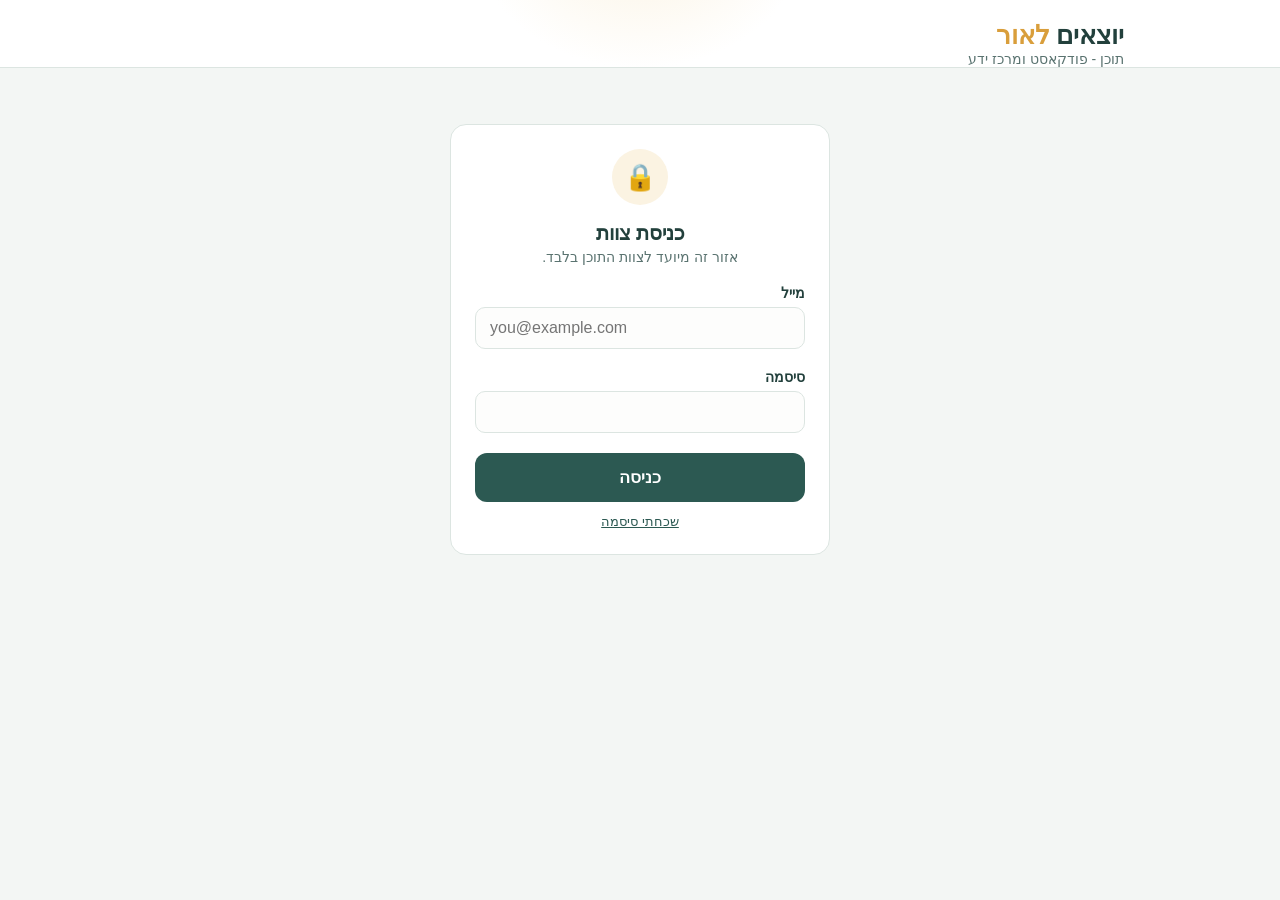
<file: content.html>
<!DOCTYPE html>
<html lang="he" dir="rtl">
<head>
<meta charset="UTF-8">
<meta name="viewport" content="width=device-width, initial-scale=1.0">
<title>יוצאים לאור – תוכן</title>
<link rel="stylesheet" href="shared/core.css">
<style>
  .type-badge{font-size:11px;font-weight:700;padding:3px 9px;border-radius:99px;background:var(--primary-soft);color:var(--primary)}
  .picker-box{position:relative;margin-bottom:8px}
  .picker-results{border:1px solid var(--line);border-radius:10px;margin-top:4px;background:#fff;max-height:180px;overflow-y:auto}
  .picker-item{padding:8px 12px;cursor:pointer;font-size:14px}
  .picker-item:hover{background:var(--primary-soft)}
  .chip{display:inline-flex;align-items:center;gap:6px;background:var(--primary-soft);color:var(--primary);
    border-radius:99px;padding:5px 10px 5px 6px;font-size:13px;font-weight:600;margin:0 4px 4px 0}
  .chip button{background:none;border:none;color:var(--primary);cursor:pointer;font-size:14px;padding:0 2px}
</style>
</head>
<body>

<header>
  <div class="glow"></div>
  <div class="head-inner">
    <div class="head-top">
      <div>
        <h1>יוצאים <span>לאור</span></h1>
        <p class="sub">תוכן - פודקאסט ומרכז ידע</p>
      </div>
    </div>
    <nav id="moduleNav" class="hidden"></nav>
  </div>
</header>

<main>

  <section id="viewInitLoading">
    <div class="card tiny" style="text-align:center">
      <p class="loading">טוען…</p>
    </div>
  </section>

  <section id="viewLock" class="hidden">
    <div class="card tiny">
      <div class="lock-icon">🔒</div>
      <h2 style="font-size:20px;margin-bottom:4px">כניסת צוות</h2>
      <p style="font-size:14px;color:var(--ink-soft);margin-bottom:20px">אזור זה מיועד לצוות התוכן בלבד.</p>
      <div class="field" style="text-align:right">
        <label>מייל</label>
        <input id="loginEmail" inputmode="email" dir="ltr" placeholder="you@example.com">
      </div>
      <div class="field" style="text-align:right">
        <label>סיסמה</label>
        <input type="password" id="loginPass">
      </div>
      <p class="errmsg" id="loginErr" style="display:none;margin-bottom:8px">ההתחברות נכשלה - בדקו מייל וסיסמה.</p>
      <button class="btn" id="loginBtn">כניסה</button>
      <button type="button" id="forgotPassBtn" style="width:100%;background:none;border:none;color:var(--primary);font-size:13px;margin-top:12px;cursor:pointer;text-decoration:underline">שכחתי סיסמה</button>
    </div>
  </section>

  <section id="viewNoAccess" class="hidden">
    <div class="card tiny">
      <div class="lock-icon">🚫</div>
      <h2 style="font-size:20px;margin-bottom:4px">אין לך הרשאה למודול זה</h2>
      <p style="font-size:14px;color:var(--ink-soft);margin-bottom:20px">המשתמש שלך מחובר, אבל לא שויך לתפקיד "רכז/ת תוכן". פנה/י למנהל/ת המערכת.</p>
      <button class="btn-ghost" id="logoutBtn0">התנתקות</button>
    </div>
  </section>

  <section id="viewMain" class="hidden">
    <div class="dash-head">
      <div>
        <h2 style="font-size:20px">תוכן</h2>
        <p style="font-size:14px;color:var(--ink-soft)"><span id="counter"></span></p>
      </div>
      <div class="dash-actions">
        <button class="btn-line" id="newItemBtn">+ פריט תוכן חדש</button>
        <button class="btn-ghost" id="refreshBtn">↻ רענון</button>
        <button class="btn-ghost" id="logoutBtn1">התנתקות (<span class="who1"></span>)</button>
      </div>
    </div>

    <div class="card hidden" id="newItemCard" style="margin-bottom:20px">
      <h2 style="font-size:17px;margin-bottom:16px">פריט תוכן חדש</h2>
      <div class="row2">
        <div class="field">
          <label>סוג <span class="req">*</span></label>
          <select id="niType"><option>פרק פודקאסט</option><option>מאמר מרכז ידע</option></select>
        </div>
        <div class="field">
          <label>סטטוס</label>
          <select id="niStatus"><option>טיוטה</option><option>מאושר לפרסום</option><option>פורסם</option></select>
        </div>
      </div>
      <div class="field">
        <label>כותרת <span class="req">*</span></label>
        <input id="niTitle" placeholder="למשל: פרק 12 - להתחיל מחדש">
      </div>
      <div class="field">
        <label>אורח/ת או מחבר/ת - חיפוש במאגר הקהילה</label>
        <div class="picker-box" id="niAuthorPicker"></div>
      </div>
      <div class="field">
        <label>או: שם חיצוני (אם לא רשום/ה במערכת)</label>
        <input id="niExternalName" placeholder="אופציונלי - אם האורח/ת לא ברשימת הקהילה">
      </div>
      <div class="field">
        <label>תגיות נושא</label>
        <input id="niTags" placeholder="מופרדות בפסיק, למשל: החלמה, זוגיות">
      </div>
      <div class="field">
        <label>תמצית / הערות שוליים</label>
        <textarea id="niBody" rows="3" placeholder="על מה הפרק/המאמר מדבר…"></textarea>
      </div>
      <div class="row2">
        <div class="field">
          <label>תאריך הקלטה/כתיבה</label>
          <input type="date" id="niContentDate">
        </div>
        <div class="field">
          <label>תאריך פרסום (בפועל/מתוכנן)</label>
          <input type="date" id="niPublishDate">
        </div>
      </div>
      <div class="field">
        <label>קישור (לאחר פרסום)</label>
        <input id="niLink" placeholder="https://…" dir="ltr">
      </div>
      <div class="field">
        <label>הערות פנימיות (לא לפרסום)</label>
        <input id="niNotes">
      </div>
      <div style="display:flex;gap:8px">
        <button class="btn" id="saveItemBtn" style="width:auto;padding:12px 24px">שמירה</button>
        <button class="btn-ghost" id="cancelItemBtn">ביטול</button>
      </div>
    </div>

    <div class="filters">
      <input id="fSearch" placeholder="חיפוש כותרת / תגית…">
      <select id="fType"><option value="">כל הסוגים</option><option>פרק פודקאסט</option><option>מאמר מרכז ידע</option></select>
      <select id="fStatus"><option value="">כל הסטטוסים</option><option>טיוטה</option><option>מאושר לפרסום</option><option>פורסם</option></select>
    </div>

    <div id="listArea"><p class="loading">טוען…</p></div>
  </section>

</main>

<script src="shared/core.js"></script>
<script>
(function(){
  "use strict";
  const {$, esc, fmtDate, api} = YL;
  let canAccess=false;

  async function showApp(){
    const user = await YL.getUser();
    if(!user){ $("viewInitLoading").classList.add("hidden"); $("viewLock").classList.remove("hidden"); return; }
    let roles=[];
    try{ roles = await api("/staff_roles?auth_user_id=eq."+user.id+"&select=role"); }catch(e){ roles=[]; }
    YL.renderModuleNav($("moduleNav"), "content.html", roles.map(r=>r.role));
    canAccess = roles.some(r=>r.role==="מנהל/ת מערכת" || r.role==="רכז/ת תוכן");
    if(!canAccess){
      if(roles.length===0){ location.href="community.html"; return; }
      $("viewLock").classList.add("hidden");
      $("viewNoAccess").classList.remove("hidden");
      return;
    }
    $("viewLock").classList.add("hidden");
    $("viewInitLoading").classList.add("hidden");
    $("viewNoAccess").classList.add("hidden");
    $("viewMain").classList.remove("hidden");
    document.querySelectorAll(".who1").forEach(el=>el.textContent=YL.whoami()||"");
    loadItems();
  }
  ["logoutBtn0","logoutBtn1"].forEach(id=>$(id).onclick=()=>{YL.logout();location.reload()});
  $("loginBtn").onclick=async function(){
    $("loginErr").style.display="none";
    this.disabled=true;
    try{ await YL.login($("loginEmail").value.trim(), $("loginPass").value); await showApp(); }
    catch(e){ $("loginErr").style.display="block"; }
    this.disabled=false;
  };


  $("forgotPassBtn").onclick=async function(){
    const email=$("loginEmail").value.trim();
    if(!email){ alert('נא למלא קודם את כתובת המייל בשדה למעלה, ואז ללחוץ שוב על "שכחתי סיסמה"'); return; }
    try{
      const redirectTo = encodeURIComponent(location.origin + location.pathname.replace(/[^/]*$/, '') + 'referrals.html');
      const res=await fetch(YL.SUPABASE_URL+"/auth/v1/recover?redirect_to="+redirectTo,{
        method:"POST",
        headers:{apikey:YL.SUPABASE_KEY,"Content-Type":"application/json"},
        body:JSON.stringify({email:email})
      });
      if(!res.ok) throw new Error();
      alert('אם הכתובת הזו רשומה במערכת, נשלח אליה מייל עם קישור לקביעת סיסמה חדשה. יש לבדוק גם בספאם.');
    }catch(e){
      alert('השליחה נכשלה, נסה/י שוב בעוד רגע.');
    }
  };

  // ═══ פריט חדש ═══
  let niAuthor=null;
  YL.personPicker($("niAuthorPicker"), sel=>{
    niAuthor=sel;
    $("niExternalName").value="";
    $("niExternalName").disabled=true;
    $("niAuthorPicker").insertAdjacentHTML("beforeend",'<div class="chip" data-chip>נבחר/ה: '+esc(sel.name)+' <button type="button" data-chip-clear>✕</button></div>');
    const clear=$("niAuthorPicker").querySelector('[data-chip-clear]');
    clear.onclick=()=>{ niAuthor=null; clear.closest('[data-chip]').remove(); $("niExternalName").disabled=false; };
  });

  $("newItemBtn").onclick=()=>$("newItemCard").classList.remove("hidden");
  $("cancelItemBtn").onclick=()=>$("newItemCard").classList.add("hidden");
  $("saveItemBtn").onclick=async function(){
    const title=$("niTitle").value.trim();
    if(!title){ alert("נא למלא כותרת"); return; }
    this.disabled=true;
    try{
      await api("/content_items",{method:"POST",body:JSON.stringify({
        type:$("niType").value, title:title,
        author_person_id: niAuthor?niAuthor.id:null,
        author_name_external: niAuthor?null:($("niExternalName").value.trim()||null),
        topic_tags:$("niTags").value.trim()||null,
        body:$("niBody").value.trim()||null,
        link_url:$("niLink").value.trim()||null,
        status:$("niStatus").value,
        content_date:$("niContentDate").value||null,
        publish_date:$("niPublishDate").value||null,
        notes:$("niNotes").value.trim()||null,
        created_by: YL.whoami()||null
      })});
      ["niTitle","niTags","niBody","niLink","niContentDate","niPublishDate","niNotes","niExternalName"].forEach(id=>$(id).value="");
      $("niExternalName").disabled=false; niAuthor=null;
      $("newItemCard").classList.add("hidden");
      loadItems();
    }catch(e){ alert("השמירה נכשלה: "+e.message.slice(0,200)); }
    this.disabled=false;
  };

  // ═══ רשימה ═══
  let items=[];
  ["fSearch","fType","fStatus"].forEach(id=>{
    document.addEventListener("input",e=>{ if(e.target.id===id) render(); });
    document.addEventListener("change",e=>{ if(e.target.id===id) render(); });
  });

  async function loadItems(){
    $("listArea").innerHTML='<p class="loading">טוען…</p>';
    try{
      items = await api("/content_items?select=*,persons(first_name,last_name)&order=created_at.desc");
      render();
    }catch(e){
      $("listArea").innerHTML='<div class="empty"><p>הטעינה נכשלה</p><p>'+esc(e.message.slice(0,200))+'</p></div>';
    }
  }
  $("refreshBtn").onclick=loadItems;

  function filtered(){
    const s=($("fSearch").value||"").trim().toLowerCase();
    const type=$("fType").value, status=$("fStatus").value;
    return items.filter(it=>{
      if(s && !((it.title||"").toLowerCase().includes(s) || (it.topic_tags||"").toLowerCase().includes(s))) return false;
      if(type && it.type!==type) return false;
      if(status && it.status!==status) return false;
      return true;
    });
  }

  const statusColor = {"טיוטה":"#EEEEEE;color:#777","מאושר לפרסום":"#FBF3E2;color:#8A6316","פורסם":"#E0F0E3;color:#256B33"};

  function render(){
    const list=filtered();
    $("counter").textContent=list.length+" פריטים מתוך "+items.length;
    const area=$("listArea");
    if(!items.length){
      area.innerHTML='<div class="empty"><p>אין עדיין פריטי תוכן</p><p>לוחצים על "+ פריט תוכן חדש" כדי להתחיל.</p></div>';
      return;
    }
    if(!list.length){ area.innerHTML='<div class="empty"><p>אין תוצאות לפילטרים שנבחרו</p></div>'; return; }

    area.innerHTML = list.map(it=>{
      const authorName = it.persons ? (it.persons.first_name+" "+(it.persons.last_name||"")) : (it.author_name_external||"");
      return '<div class="q-card">'+
        '<div class="q-top"><div>'+
          '<span class="type-badge">'+esc(it.type)+'</span> '+
          '<p class="q-name" style="display:inline">'+esc(it.title)+'</p>'+
          '<p class="q-meta">'+(authorName?'עם '+esc(authorName)+' · ':'')+(it.content_date?fmtDate(it.content_date):'')+'</p>'+
        '</div><select class="status-sel" data-id="'+it.id+'" style="background:'+statusColor[it.status]+'">'+
          ['טיוטה','מאושר לפרסום','פורסם'].map(s=>'<option'+(it.status===s?' selected':'')+'>'+s+'</option>').join('')+
        '</select></div>'+
        (it.topic_tags?'<p style="font-size:12px;color:var(--ink-soft);margin-top:4px">🏷 '+esc(it.topic_tags)+'</p>':'')+
        (it.body?'<div class="q-notes">'+esc(it.body)+'</div>':'')+
        (it.link_url?'<p style="font-size:13px;margin-top:8px"><a href="'+esc(it.link_url)+'" target="_blank" style="color:var(--primary)">🔗 '+esc(it.link_url)+'</a></p>':'')+
        (it.notes?'<p style="font-size:12px;color:var(--ink-soft);margin-top:6px">📝 '+esc(it.notes)+'</p>':'')+
        '<div style="margin-top:10px"><button type="button" class="del" data-delete="'+it.id+'">מחיקה</button></div>'+
      '</div>';
    }).join('');

    area.querySelectorAll(".status-sel").forEach(sel=>{
      sel.onchange=async function(){
        try{ await api("/content_items?id=eq."+sel.dataset.id,{method:"PATCH",body:JSON.stringify({status:sel.value})}); loadItems(); }
        catch(e){ alert("העדכון נכשל: "+e.message.slice(0,150)); }
      };
    });
    area.querySelectorAll("[data-delete]").forEach(b=>{
      b.onclick=async ()=>{
        if(!confirm("למחוק את הפריט הזה?")) return;
        try{ await api("/content_items?id=eq."+b.dataset.delete,{method:"DELETE"}); loadItems(); }
        catch(e){ alert("המחיקה נכשלה: "+e.message.slice(0,150)); }
      };
    });
  }

  (async function init(){
    if(YL.isLoggedIn()){
      const ok=await YL.refreshSession();
      if(ok){ await showApp(); return; }
    }
    $("viewInitLoading").classList.add("hidden");
    $("viewLock").classList.remove("hidden");
  })();
})();
</script>
</body>
</html>
</file>
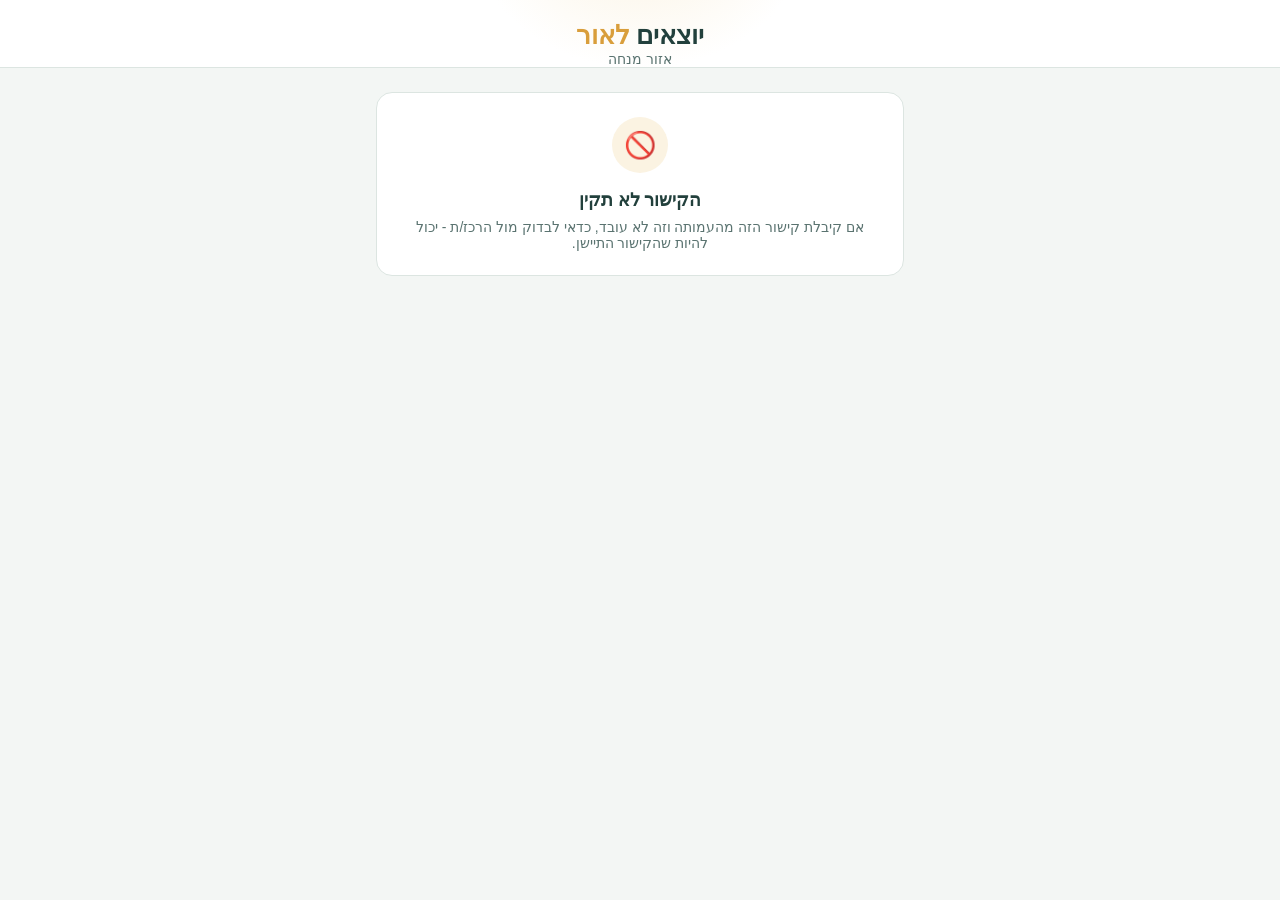
<file: facilitator.html>
<!DOCTYPE html>
<html lang="he" dir="rtl">
<head>
<meta charset="UTF-8">
<meta name="viewport" content="width=device-width, initial-scale=1.0">
<title>יוצאים לאור – אזור מנחה</title>
<link rel="stylesheet" href="shared/core.css">
<style>
  .session-row{border:1px solid var(--line);border-radius:12px;padding:14px;margin-bottom:10px;background:#FAFBFA}
  .roster-check{display:flex;align-items:center;gap:8px;font-size:15px;padding:6px 0}
  .roster-check input{width:auto}
</style>
</head>
<body>

<header>
  <div class="glow"></div>
  <div class="head-inner">
    <h1 style="text-align:center">יוצאים <span>לאור</span></h1>
    <p class="sub" style="text-align:center">אזור מנחה</p>
  </div>
</header>

<main class="narrow">

  <div id="viewLoading" class="card"><p class="loading">טוען…</p></div>

  <div id="viewInvalid" class="card hidden" style="text-align:center">
    <div class="lock-icon">🚫</div>
    <h2 style="font-size:18px;margin-bottom:8px">הקישור לא תקין</h2>
    <p style="font-size:14px;color:var(--ink-soft)">אם קיבלת קישור הזה מהעמותה וזה לא עובד, כדאי לבדוק מול הרכז/ת - יכול להיות שהקישור התיישן.</p>
  </div>

  <div id="viewApp" class="hidden">
    <div class="card" style="margin-bottom:16px">
      <h2 id="actTitle" style="font-size:20px;margin-bottom:4px"></h2>
      <p id="actMeta" style="font-size:14px;color:var(--ink-soft)"></p>
    </div>

    <div class="card" style="margin-bottom:16px">
      <h2 style="font-size:17px;margin-bottom:12px">חברי הקבוצה</h2>
      <div id="rosterArea"><p class="loading">טוען…</p></div>
    </div>

    <div class="card">
      <div style="display:flex;justify-content:space-between;align-items:center;margin-bottom:12px">
        <h2 style="font-size:17px">מפגשים</h2>
        <button type="button" class="btn-ghost" id="exportBtn" style="font-size:12px">📊 ייצוא לאקסל</button>
      </div>
      <div class="field" style="margin-bottom:16px">
        <label>בחירת תאריך מפגש</label>
        <select id="sessSelect"><option value="">טוען…</option></select>
      </div>
      <div id="sessionsArea"></div>
      <details style="margin-top:16px">
        <summary style="cursor:pointer;color:var(--sage-dark);font-size:13px">מפגש חדש שעוד לא ברשימה?</summary>
        <div style="margin-top:10px">
          <input type="date" id="newSessDate" style="margin-bottom:8px">
          <button class="btn-line" id="addSessBtn" style="padding:8px 16px;font-size:13px">+ הוספת מפגש</button>
        </div>
      </details>
    </div>
  </div>

</main>

<script src="shared/core.js"></script>
<script>
(function(){
  "use strict";
  const {$, esc, fmtDate} = YL;
  const token = new URLSearchParams(location.search).get("token");

  async function rpc(name, args){
    const res = await fetch(YL.SUPABASE_URL+"/rest/v1/rpc/"+name,{
      method:"POST",
      headers:{apikey:YL.SUPABASE_KEY,"Content-Type":"application/json"},
      body:JSON.stringify(args)
    });
    if(!res.ok){ const t=await res.text(); throw new Error(t.slice(0,300)); }
    const text=await res.text();
    if(!text) return null;
    try{ return JSON.parse(text); }catch(e){ return null; }
  }

  let roster = [];

  async function init(){
    if(!token){ showInvalid(); return; }
    try{
      const acts = await rpc("facilitator_get_activity",{p_token:token});
      if(!acts || !acts.length){ showInvalid(); return; }
      const act = acts[0];
      $("actTitle").textContent = act.title;
      $("actMeta").textContent = act.type + (act.audience ? " · "+act.audience : "") + (act.city ? " · 📍 "+act.city : "");
      $("viewLoading").classList.add("hidden");
      $("viewApp").classList.remove("hidden");
      await loadRoster();
      await loadSessions();
    }catch(e){ showInvalid(); }
  }
  function showInvalid(){
    $("viewLoading").classList.add("hidden");
    $("viewInvalid").classList.remove("hidden");
  }

  async function loadRoster(){
    try{
      roster = await rpc("facilitator_get_roster",{p_token:token});
      $("rosterArea").innerHTML = roster.length ? roster.map(m=>
        '<p style="padding:4px 0">'+(m.is_facilitator?'⭐ ':'')+esc((m.first_name||"")+" "+(m.last_name||""))+'</p>'
      ).join('') : '<p style="font-size:13px;color:var(--ink-soft)">אין עדיין חברי קבוצה רשומים - פנה/י לרכז/ת כדי להוסיף.</p>';
    }catch(e){
      $("rosterArea").innerHTML = '<p style="color:var(--err);font-size:13px">טעינת חברי הקבוצה נכשלה</p>';
    }
  }

  let allSessions = [];
  let selectedSessionId = null;

  $("exportBtn").onclick = async function(){
    if(!allSessions.length){ alert("אין עדיין מפגשים לייצוא"); return; }
    this.disabled=true; this.textContent="מכין קובץ…";
    try{
      const rowsPerSession = await Promise.all(allSessions.map(async s=>{
        const current = await rpc("facilitator_get_attendance",{p_token:token, p_session_id:s.id}).catch(()=>[]);
        const presentIds = new Set((current||[]).map(c=>c.person_id));
        const names = roster.filter(m=>presentIds.has(m.person_id)).map(m=>(m.first_name||"")+" "+(m.last_name||"")).join(", ");
        return {
          date: s.session_date ? fmtDate(s.session_date) : "ללא תאריך",
          present: names || "—",
          count: presentIds.size,
          feedback: s.facilitator_feedback || ""
        };
      }));
      const head = ["תאריך","נוכחים","כמות נוכחים","משוב"];
      const csv = "\uFEFF" + [head].concat(rowsPerSession.map(r=>[r.date,r.present,r.count,r.feedback]))
        .map(row => row.map(v => '"' + String(v==null?"":v).replace(/"/g,'""') + '"').join(",")).join("\n");
      const url = URL.createObjectURL(new Blob([csv], {type:"text/csv;charset=utf-8"}));
      const a = document.createElement("a");
      a.href = url; a.download = "דיווח-מפגשים.csv"; a.click();
      URL.revokeObjectURL(url);
    }catch(e){ alert("הייצוא נכשל, נסה/י שוב"); }
    this.disabled=false; this.textContent="📊 ייצוא לאקסל";
  };

  async function loadSessions(){
    $("sessSelect").innerHTML = '<option value="">טוען…</option>';
    try{
      allSessions = await rpc("facilitator_get_sessions",{p_token:token});
      renderSessionSelect();
    }catch(e){
      $("sessSelect").innerHTML = '<option value="">טעינה נכשלה</option>';
    }
  }

  function renderSessionSelect(){
    if(!allSessions.length){
      $("sessSelect").innerHTML = '<option value="">אין עדיין מפגשים - הוסיפו למטה</option>';
      $("sessionsArea").innerHTML = '';
      return;
    }
    $("sessSelect").innerHTML = allSessions.map(s=>
      '<option value="'+s.id+'">'+(s.session_date?fmtDate(s.session_date):'ללא תאריך')+'</option>'
    ).join('');
    // בררת מחדל: המפגש הקרוב ביותר לתאריך היום, או האחרון ברשימה אם כולם עברו
    if(!selectedSessionId || !allSessions.some(s=>s.id===selectedSessionId)){
      const todayStr=new Date().toISOString().slice(0,10);
      const upcoming=allSessions.find(s=>s.session_date && s.session_date>=todayStr);
      selectedSessionId = upcoming ? upcoming.id : allSessions[allSessions.length-1].id;
    }
    $("sessSelect").value = selectedSessionId;
    renderSessionPanel();
  }

  $("sessSelect").addEventListener("change", function(){
    selectedSessionId = this.value;
    renderSessionPanel();
  });

  function renderSessionPanel(){
    const area = $("sessionsArea");
    const s = allSessions.find(x=>x.id===selectedSessionId);
    if(!s){ area.innerHTML=''; return; }
    area.innerHTML =
      '<div style="text-align:left;margin-bottom:8px"><button type="button" class="del" id="deleteSessBtn" style="font-size:12px;padding:6px 10px">🗑 מחיקת המפגש הזה</button></div>'+
      '<div class="field" style="margin-top:6px;margin-bottom:6px"><label style="font-size:12px">משוב על המפגש</label>'+
        '<textarea rows="3" id="fbText">'+esc(s.facilitator_feedback||"")+'</textarea>'+
        '<div style="display:flex;align-items:center;gap:8px;margin-top:4px">'+
          '<button type="button" class="btn-ghost" id="saveFbBtn" style="font-size:12px">שמירת משוב</button>'+
          '<span id="fbStatus" style="font-size:12px;color:#256B33;font-weight:700;display:none">✓ נשמר בהצלחה</span>'+
        '</div></div>'+
      '<div style="margin-top:10px"><p style="font-size:12px;color:var(--mid);margin-bottom:6px">נוכחות</p>'+
        '<div id="attendArea"><p class="loading">טוען…</p></div></div>';

    $("deleteSessBtn").onclick = async function(){
      if(!confirm("למחוק את המפגש הזה (התאריך "+(s.session_date?fmtDate(s.session_date):"ללא תאריך")+")? כולל הנוכחות והמשוב שנרשמו בו. פעולה בלתי הפיכה.")) return;
      this.disabled=true; this.textContent="מוחק…";
      try{
        await rpc("facilitator_delete_session",{p_token:token, p_session_id:s.id});
        selectedSessionId = null;
        await loadSessions();
      }catch(e){ alert("המחיקה נכשלה"); this.disabled=false; this.textContent="🗑 מחיקת המפגש הזה"; }
    };

    $("saveFbBtn").onclick = async function(){
      const btn=this, statusEl=$("fbStatus");
      btn.disabled=true; btn.textContent="שומר…"; statusEl.style.display="none";
      try{
        await rpc("facilitator_save_feedback",{p_token:token, p_session_id:s.id, p_feedback:$("fbText").value});
        s.facilitator_feedback = $("fbText").value;
        btn.textContent="שמירת משוב"; btn.disabled=false;
        statusEl.style.display="inline";
        setTimeout(()=>{statusEl.style.display="none";},2500);
      }catch(e){ alert("השמירה נכשלה"); btn.disabled=false; btn.textContent="שמירת משוב"; }
    };

    renderAttendance(s.id);
  }

  async function renderAttendance(sessionId){
    const area = $("attendArea");
    if(!roster.length){
      area.innerHTML = '<p style="font-size:13px;color:var(--ink-soft)">אין חברי קבוצה רשומים עדיין.</p>';
      return;
    }
    area.innerHTML = '<p class="loading">טוען…</p>';
    try{
      const current = await rpc("facilitator_get_attendance",{p_token:token, p_session_id:sessionId});
      const presentIds = new Set((current||[]).map(c=>c.person_id));
      area.innerHTML = roster.map(m=>
        '<label class="roster-check"><input type="checkbox" data-person="'+m.person_id+'" '+(presentIds.has(m.person_id)?'checked':'')+'>'+
        esc((m.first_name||"")+" "+(m.last_name||""))+'</label>'
      ).join('');
      area.querySelectorAll('[data-person]').forEach(cb=>{
        cb.onchange=async function(){
          this.disabled=true;
          try{
            if(this.checked) await rpc("facilitator_mark_present",{p_token:token, p_session_id:sessionId, p_person_id:this.dataset.person});
            else await rpc("facilitator_mark_absent",{p_token:token, p_session_id:sessionId, p_person_id:this.dataset.person});
          }catch(e){ alert("העדכון נכשל"); this.checked=!this.checked; }
          this.disabled=false;
        };
      });
    }catch(e){
      area.innerHTML = '<p style="color:var(--err);font-size:13px">הטעינה נכשלה</p>';
    }
  }

  $("addSessBtn").onclick = async function(){
    const date=$("newSessDate").value;
    if(!date){ alert("נא לבחור תאריך"); return; }
    this.disabled=true;
    try{
      const newId = await rpc("facilitator_add_session",{p_token:token, p_date:date, p_location:null});
      $("newSessDate").value="";
      selectedSessionId = newId;
      await loadSessions();
    }catch(e){ alert("ההוספה נכשלה"); }
    this.disabled=false;
  };

  init();
})();
</script>
</body>
</html>
</file>
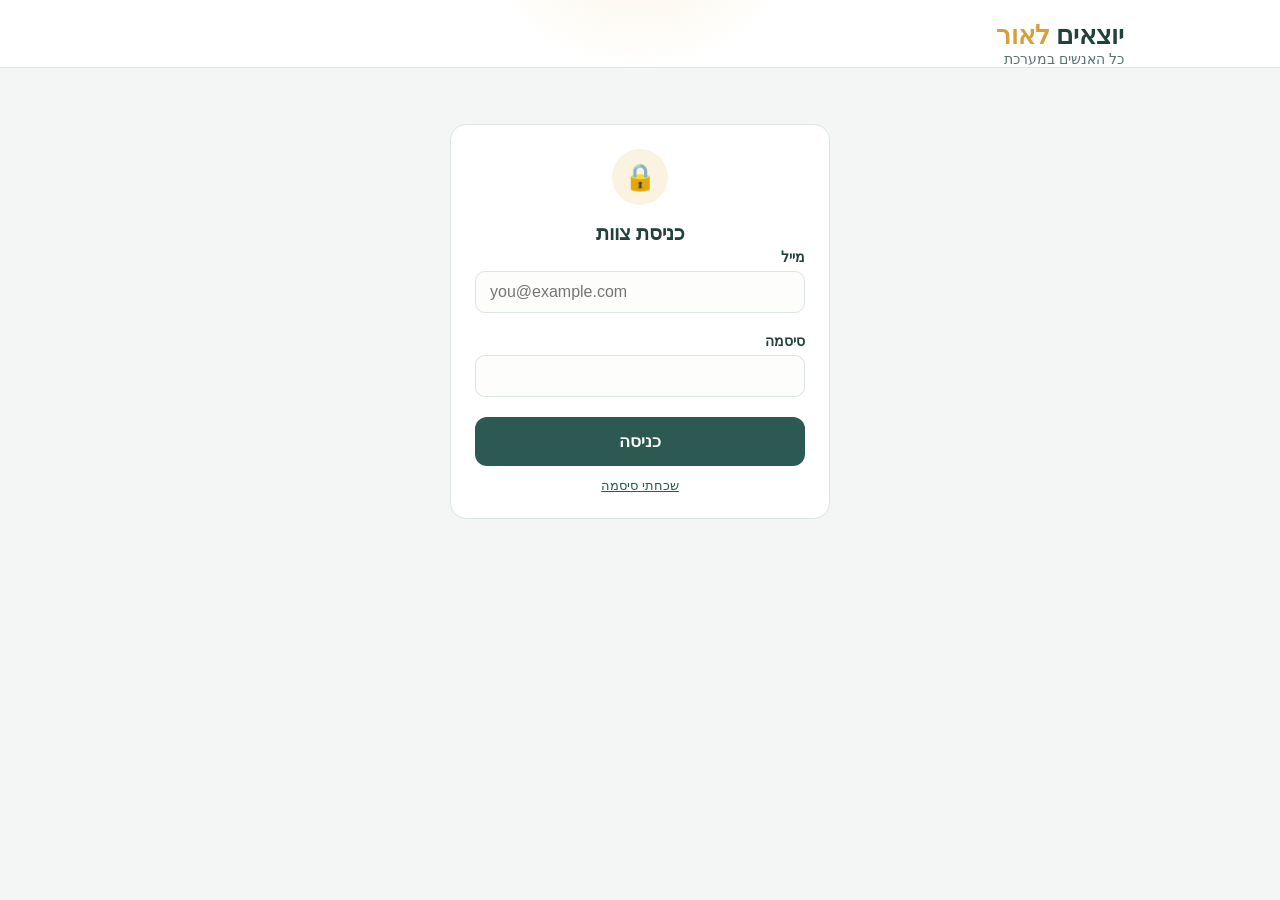
<file: people.html>
<!DOCTYPE html>
<html lang="he" dir="rtl">
<head>
<meta charset="UTF-8">
<meta name="viewport" content="width=device-width, initial-scale=1.0">
<title>יוצאים לאור – כל האנשים</title>
<link rel="stylesheet" href="shared/core.css">
</head>
<body>

<header>
  <div class="glow"></div>
  <div class="head-inner">
    <div class="head-top">
      <div>
        <h1>יוצאים <span>לאור</span></h1>
        <p class="sub">כל האנשים במערכת</p>
      </div>
    </div>
    <nav id="moduleNav" class="hidden"></nav>
  </div>
</header>

<main>

  <section id="viewInitLoading">
    <div class="card tiny" style="text-align:center">
      <p class="loading">טוען…</p>
    </div>
  </section>

  <section id="viewLock" class="hidden">
    <div class="card tiny">
      <div class="lock-icon">🔒</div>
      <h2 style="font-size:20px;margin-bottom:4px">כניסת צוות</h2>
      <div class="field" style="text-align:right">
        <label>מייל</label>
        <input id="loginEmail" inputmode="email" dir="ltr" placeholder="you@example.com">
      </div>
      <div class="field" style="text-align:right">
        <label>סיסמה</label>
        <input type="password" id="loginPass">
      </div>
      <p class="errmsg" id="loginErr" style="display:none;margin-bottom:8px">ההתחברות נכשלה - בדקו מייל וסיסמה.</p>
      <button class="btn" id="loginBtn">כניסה</button>
      <button type="button" id="forgotPassBtn" style="width:100%;background:none;border:none;color:var(--primary);font-size:13px;margin-top:12px;cursor:pointer;text-decoration:underline">שכחתי סיסמה</button>
    </div>
  </section>

  <section id="viewNoAccess" class="hidden">
    <div class="card tiny">
      <div class="lock-icon">🚫</div>
      <h2 style="font-size:20px;margin-bottom:4px">אין לך הרשאה למודול זה</h2>
      <p style="font-size:14px;color:var(--ink-soft);margin-bottom:20px">מסך זה דורש הרשאת מנהל/ת מערכת.</p>
      <button class="btn-ghost" id="logoutBtn0">התנתקות</button>
    </div>
  </section>

  <section id="viewMain" class="hidden">
    <div class="dash-head">
      <div>
        <h2 style="font-size:20px">כל האנשים</h2>
        <p style="font-size:14px;color:var(--ink-soft)"><span id="counter"></span> · כולל מי שאין לו/ה פנייה (רשימת תפוצה, מנחים, אורחי תוכן וכו')</p>
      </div>
      <div class="dash-actions">
        <button class="btn-line" id="newPersonBtn">+ איש/אשת קשר חדש/ה</button>
        <button class="btn-ghost" id="refreshBtn">↻ רענון</button>
        <button class="btn-ghost" id="logoutBtn1">התנתקות (<span class="who1"></span>)</button>
      </div>
    </div>

    <div class="card hidden" id="newPersonCard" style="margin-bottom:20px">
      <h2 style="font-size:17px;margin-bottom:16px">איש/אשת קשר חדש/ה</h2>
      <div class="row2">
        <div class="field"><label>שם פרטי <span class="req">*</span></label><input id="npFirst"></div>
        <div class="field"><label>שם משפחה</label><input id="npLast"></div>
      </div>
      <div class="row2">
        <div class="field"><label>טלפון</label><input id="npPhone" dir="ltr"></div>
        <div class="field"><label>מייל</label><input id="npEmail" dir="ltr"></div>
      </div>
      <div style="display:flex;gap:8px">
        <button class="btn" id="saveNewPersonBtn" style="width:auto;padding:12px 24px">שמירה</button>
        <button class="btn-ghost" id="cancelNewPersonBtn">ביטול</button>
      </div>
    </div>

    <div class="filters">
      <input id="fSearch" placeholder="חיפוש שם / טלפון / מייל…" style="grid-column:1/-1">
    </div>

    <div id="listArea"><p class="loading">טוען…</p></div>
  </section>

</main>

<script src="shared/core.js"></script>
<script>
(function(){
  "use strict";
  const {$, esc, fmtDate, api} = YL;

  async function showApp(){
    const user = await YL.getUser();
    if(!user){ $("viewInitLoading").classList.add("hidden"); $("viewLock").classList.remove("hidden"); return; }
    let roles=[];
    try{ roles = await api("/staff_roles?auth_user_id=eq."+user.id+"&select=role"); }catch(e){ roles=[]; }
    const isAdminUser = roles.some(r=>r.role==="מנהל/ת מערכת");
    YL.renderModuleNav($("moduleNav"), "people.html", roles.map(r=>r.role));
    if(!isAdminUser){
      if(roles.length===0){ location.href="community.html"; return; }
      $("viewLock").classList.add("hidden");
      $("viewInitLoading").classList.add("hidden");
      $("viewNoAccess").classList.remove("hidden");
      return;
    }
    $("viewLock").classList.add("hidden");
    $("viewInitLoading").classList.add("hidden");
    $("viewNoAccess").classList.add("hidden");
    $("viewMain").classList.remove("hidden");
    document.querySelectorAll(".who1").forEach(el=>el.textContent=YL.whoami()||"");
    loadPeople();
  }
  ["logoutBtn0","logoutBtn1"].forEach(id=>$(id).onclick=()=>{YL.logout();location.reload()});
  $("loginBtn").onclick=async function(){
    $("loginErr").style.display="none";
    this.disabled=true;
    try{ await YL.login($("loginEmail").value.trim(), $("loginPass").value); await showApp(); }
    catch(e){ $("loginErr").style.display="block"; }
    this.disabled=false;
  };

  $("forgotPassBtn").onclick=async function(){
    const email=$("loginEmail").value.trim();
    if(!email){ alert('נא למלא קודם את כתובת המייל בשדה למעלה, ואז ללחוץ שוב על "שכחתי סיסמה"'); return; }
    try{
      const redirectTo = encodeURIComponent(location.origin + location.pathname.replace(/[^/]*$/, '') + 'referrals.html');
      const res=await fetch(YL.SUPABASE_URL+"/auth/v1/recover?redirect_to="+redirectTo,{
        method:"POST",
        headers:{apikey:YL.SUPABASE_KEY,"Content-Type":"application/json"},
        body:JSON.stringify({email:email})
      });
      if(!res.ok) throw new Error();
      alert('אם הכתובת הזו רשומה במערכת, נשלח אליה מייל עם קישור לקביעת סיסמה חדשה. יש לבדוק גם בספאם.');
    }catch(e){
      alert('השליחה נכשלה, נסה/י שוב בעוד רגע.');
    }
  };

  // ═══ איש קשר חדש ═══
  $("newPersonBtn").onclick=()=>$("newPersonCard").classList.remove("hidden");
  $("cancelNewPersonBtn").onclick=()=>$("newPersonCard").classList.add("hidden");
  $("saveNewPersonBtn").onclick=async function(){
    const first=$("npFirst").value.trim();
    if(!first){ alert("נא למלא שם פרטי"); return; }
    this.disabled=true;
    try{
      await api("/persons",{method:"POST",body:JSON.stringify({
        first_name:first, last_name:$("npLast").value.trim()||null,
        phone:$("npPhone").value.trim()||null, email:$("npEmail").value.trim()||null,
        source:"manual"
      })});
      ["npFirst","npLast","npPhone","npEmail"].forEach(id=>$(id).value="");
      $("newPersonCard").classList.add("hidden");
      loadPeople();
    }catch(e){ alert("השמירה נכשלה: "+e.message.slice(0,200)); }
    this.disabled=false;
  };

  // ═══ רשימה ═══
  let people=[];
  let expanded=null;
  let editingId=null;

  $("refreshBtn").onclick=loadPeople;
  let searchDebounce;
  $("fSearch").addEventListener("input",()=>{
    clearTimeout(searchDebounce);
    searchDebounce=setTimeout(loadPeople,300);
  });

  async function loadPeople(){
    $("listArea").innerHTML='<p class="loading">טוען…</p>';
    try{
      const q=$("fSearch").value.trim();
      let url="/persons?select=*,person_roles(role)&order=created_at.desc&limit=200";
      if(q.length>=2){
        url="/persons?select=*,person_roles(role)&order=created_at.desc&limit=200&or=(first_name.ilike.*"+encodeURIComponent(q)+"*,last_name.ilike.*"+encodeURIComponent(q)+"*,phone.ilike.*"+encodeURIComponent(q)+"*,email.ilike.*"+encodeURIComponent(q)+"*)";
      }
      people=await api(url);
      render();
    }catch(e){
      $("listArea").innerHTML='<div class="empty"><p>הטעינה נכשלה</p><p>'+esc(e.message.slice(0,200))+'</p></div>';
    }
  }

  async function loadGroupsHistory(el){
    const pid = el.dataset.groupsHistory;
    try{
      const rows = await api("/activity_members?person_id=eq."+pid+"&select=id,is_facilitator,activities(id,title,type,status,city,day_of_week)");
      if(!rows.length){ el.innerHTML='<p style="font-size:13px;color:var(--ink-soft)">לא נמצא/ה בשום קבוצה.</p>'; return; }
      el.innerHTML = rows.map(m=>{
        const a=m.activities||{};
        const sColor=a.status==="קיימת"?"#E0F0E3;color:#256B33":(a.status==="בהקמה"?"#FBF3E2;color:#8A6316":"#EEEEEE;color:#777");
        return '<div style="display:flex;justify-content:space-between;align-items:center;padding:6px 0;border-bottom:1px solid var(--line);font-size:13px">'+
          '<div>'+(m.is_facilitator?'⭐ ':'')+esc(a.title||"פעילות שנמחקה")+
            (a.city?' · '+esc(a.city):'')+
          '</div>'+
          '<div style="display:flex;align-items:center;gap:8px">'+
            (a.status?'<span class="badge" style="background:'+sColor+';font-size:11px">'+esc(a.status)+'</span>':'')+
            '<button type="button" data-remove-membership="'+m.id+'" style="border:none;background:none;color:var(--err);cursor:pointer;font-size:12px" title="הסרה מהקבוצה">✕</button>'+
          '</div></div>';
      }).join('');
      el.querySelectorAll('[data-remove-membership]').forEach(b=>{
        b.onclick=async ()=>{
          if(!confirm("להסיר מהקבוצה הזו? (רק ההשתייכות - לא מוחק את האדם או את הקבוצה)")) return;
          try{ await api("/activity_members?id=eq."+b.dataset.removeMembership,{method:"DELETE"}); loadGroupsHistory(el); }
          catch(e){ alert("ההסרה נכשלה"); }
        };
      });
    }catch(e){
      el.innerHTML='<p style="font-size:13px;color:var(--err)">טעינה נכשלה - יש לוודא הרשאה למודול הפעילויות</p>';
    }
  }

  function render(){
    $("counter").textContent=people.length+" איש/ה"+(people.length===200?" (מוצגים 200 ראשונים - חפשו כדי לצמצם)":"");
    const area=$("listArea");
    if(!people.length){
      area.innerHTML='<div class="empty"><p>אין תוצאות</p></div>';
      return;
    }
    let html='<div class="table-scroll"><table><thead><tr><th>שם</th><th>טלפון</th><th>מייל</th><th>תפקידים</th><th>נוצר/ה</th></tr></thead><tbody>';
    people.forEach(p=>{
      const roleTags=(p.person_roles||[]).map(r=>r.role).join(", ")||"—";
      html+='<tr class="main-row" data-row="'+p.id+'">'+
        '<td style="font-weight:600">'+esc((p.first_name||"")+" "+(p.last_name||""))+'</td>'+
        '<td dir="ltr">'+esc(p.phone||"—")+'</td>'+
        '<td dir="ltr">'+esc(p.email||"—")+'</td>'+
        '<td>'+esc(roleTags)+'</td>'+
        '<td>'+fmtDate(p.created_at)+'</td>'+
      '</tr>';
      if(expanded===p.id){
        const isEditing=editingId===p.id;
        html+='<tr class="detail-row"><td colspan="5">';
        if(isEditing){
          html+=
            '<div class="row2">'+
              '<div class="field"><label>שם פרטי</label><input data-e="first_name" value="'+esc(p.first_name||"")+'"></div>'+
              '<div class="field"><label>שם משפחה</label><input data-e="last_name" value="'+esc(p.last_name||"")+'"></div>'+
            '</div>'+
            '<div class="row2">'+
              '<div class="field"><label>טלפון</label><input data-e="phone" value="'+esc(p.phone||"")+'" dir="ltr"></div>'+
              '<div class="field"><label>מייל</label><input data-e="email" value="'+esc(p.email||"")+'" dir="ltr"></div>'+
            '</div>'+
            '<div class="field"><label>אזור</label><input data-e="region_hint" value="'+esc(p.region_hint||"")+'"></div>'+
            '<div style="display:flex;gap:8px;margin-bottom:12px">'+
              '<button type="button" class="btn-line" data-save="'+p.id+'" style="width:auto;padding:8px 20px">💾 שמירה</button>'+
              '<button type="button" class="btn-ghost" data-cancel>ביטול</button>'+
            '</div>';
        } else {
          html+=
            (p.region_hint?'<p><b>אזור:</b> '+esc(p.region_hint)+'</p>':"")+
            '<p><b>מקור:</b> '+esc(p.source||"—")+'</p>'+
            '<p><b>סטטוס קהילה:</b> '+esc(p.community_status||"לא קהילה")+'</p>'+
            '<div style="margin-top:8px"><b>קבוצות (עבר והווה):</b><div data-groups-history="'+p.id+'" style="margin-top:4px"><p style="font-size:13px;color:var(--ink-soft)">טוען…</p></div></div>'+
            '<div style="display:flex;gap:8px;flex-wrap:wrap;margin-top:8px">'+
              '<button type="button" class="btn-ghost" data-edit="'+p.id+'">✏ עריכה</button>'+
              '<button type="button" class="btn-line" data-add-referral="'+p.id+'" style="width:auto;padding:8px 16px;font-size:13px">➕ יצירת פנייה</button>'+
              '<button type="button" class="btn-line" data-toggle-group="'+p.id+'" style="width:auto;padding:8px 16px;font-size:13px">➕ הוספה לקבוצה</button>'+
              '<button type="button" class="del" data-delete="'+p.id+'">🗑 מחיקה לגמרי</button>'+
            '</div>'+
            '<div class="hidden row2" data-group-picker="'+p.id+'" style="margin-top:10px">'+
              '<select data-group-select="'+p.id+'"><option value="">טוען קבוצות…</option></select>'+
              '<button type="button" class="btn" data-confirm-group="'+p.id+'" style="width:auto;padding:8px 16px">הוספה</button>'+
            '</div>';
        }
        html+='</td></tr>';
      }
    });
    html+="</tbody></table></div>";
    area.innerHTML=html;

    area.querySelectorAll("[data-add-referral]").forEach(btn=>{
      btn.onclick=async (e)=>{
        e.stopPropagation();
        if(!confirm("ליצור פנייה חדשה (ריקה, לעריכה בהמשך) עבור האדם הזה?")) return;
        try{
          await api("/referrals",{method:"POST",body:JSON.stringify({person_id:btn.dataset.addReferral, status:"לא נוצר קשר"})});
          alert("נוצרה פנייה - אפשר לערוך פרטים מלאים ב-referrals.html");
        }catch(e){ alert("היצירה נכשלה: "+e.message.slice(0,200)); }
      };
    });
    area.querySelectorAll("[data-groups-history]").forEach(el=>loadGroupsHistory(el));
    area.querySelectorAll("[data-toggle-group]").forEach(btn=>{
      btn.onclick=async (e)=>{
        e.stopPropagation();
        const pid=btn.dataset.toggleGroup;
        const picker=area.querySelector('[data-group-picker="'+pid+'"]');
        picker.classList.toggle("hidden");
        if(!picker.classList.contains("hidden")){
          try{
            const acts=await api("/activities?select=id,title,type&order=created_at.desc");
            area.querySelector('[data-group-select="'+pid+'"]').innerHTML=
              acts.map(a=>'<option value="'+a.id+'">'+esc(a.type+" - "+a.title)+'</option>').join('');
          }catch(e){ alert("טעינת רשימת הקבוצות נכשלה - יש לוודא הרשאה למודול הפעילויות"); }
        }
      };
    });
    area.querySelectorAll("[data-confirm-group]").forEach(btn=>{
      btn.onclick=async (e)=>{
        e.stopPropagation();
        const pid=btn.dataset.confirmGroup;
        const activityId=area.querySelector('[data-group-select="'+pid+'"]').value;
        if(!activityId) return;
        try{
          await api("/activity_members?on_conflict=activity_id,person_id",{method:"POST",headers:{Prefer:"resolution=ignore-duplicates"},body:JSON.stringify({activity_id:activityId, person_id:pid})});
          alert("נוסף/ה לקבוצה בהצלחה - ניהול מלא ב-activities.html");
          area.querySelector('[data-group-picker="'+pid+'"]').classList.add("hidden");
        }catch(e){ alert("ההוספה נכשלה: "+e.message.slice(0,200)); }
      };
    });
    area.querySelectorAll("[data-delete]").forEach(btn=>{
      btn.onclick=async (e)=>{
        e.stopPropagation();
        if(!confirm("למחוק את האדם הזה לגמרי מהמערכת - כולל כל הפניות, תפקידים, שיוך לקבוצות, וחשבון קהילה אם קיים? פעולה בלתי הפיכה.")) return;
        btn.disabled=true; btn.textContent="מוחק…";
        try{
          await YL.callFunction("delete-person-fully",{person_id:btn.dataset.delete});
          loadPeople();
        }catch(e){ alert("המחיקה נכשלה: "+e.message.slice(0,250)); btn.disabled=false; btn.textContent="🗑 מחיקה לגמרי"; }
      };
    });

    area.querySelectorAll("[data-row]").forEach(row=>{
      row.onclick=()=>{ expanded=(expanded===row.dataset.row)?null:row.dataset.row; editingId=null; render(); };
    });
    area.querySelectorAll("[data-edit]").forEach(btn=>{
      btn.onclick=(e)=>{ e.stopPropagation(); editingId=btn.dataset.edit; render(); };
    });
    area.querySelectorAll("[data-cancel]").forEach(btn=>{
      btn.onclick=(e)=>{ e.stopPropagation(); editingId=null; render(); };
    });
    area.querySelectorAll("[data-save]").forEach(btn=>{
      btn.onclick=async (e)=>{
        e.stopPropagation();
        const pid=btn.dataset.save;
        const wrap=btn.closest("td");
        const val=(name)=>wrap.querySelector('[data-e="'+name+'"]').value.trim();
        btn.disabled=true; btn.textContent="שומר…";
        try{
          await api("/persons?id=eq."+pid,{method:"PATCH",body:JSON.stringify({
            first_name: val("first_name")||"ללא שם",
            last_name: val("last_name")||null,
            phone: val("phone")||null,
            email: val("email")||null,
            region_hint: val("region_hint")||null
          })});
          editingId=null;
          loadPeople();
        }catch(e){ alert("השמירה נכשלה: "+e.message.slice(0,200)); btn.disabled=false; btn.textContent="💾 שמירה"; }
      };
    });
  }

  (async function init(){
    if(YL.isLoggedIn()){
      const ok=await YL.refreshSession();
      if(ok){ await showApp(); return; }
    }
    $("viewInitLoading").classList.add("hidden");
    $("viewLock").classList.remove("hidden");
  })();
})();
</script>
</body>
</html>
</file>
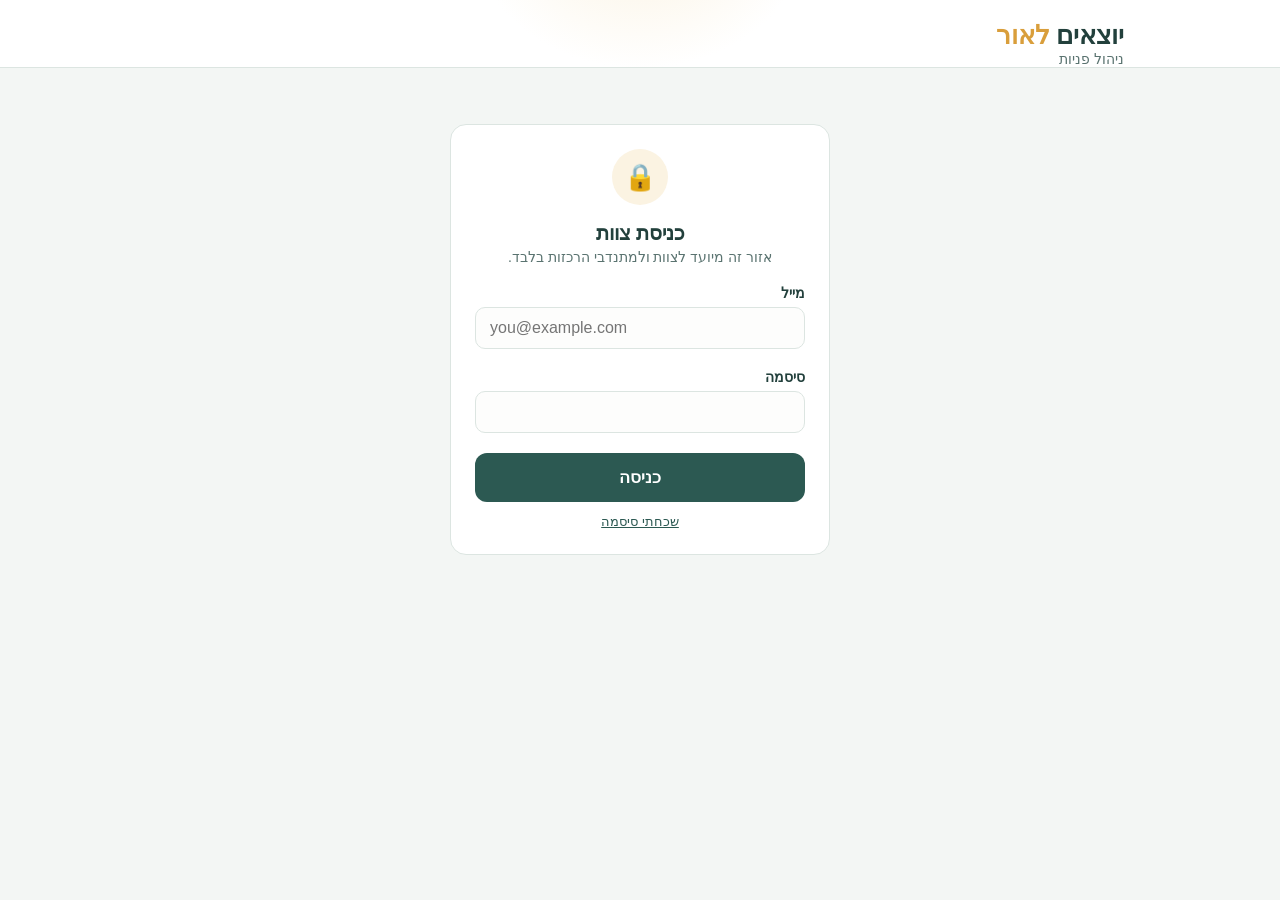
<file: referrals.html>
<!DOCTYPE html>
<html lang="he" dir="rtl">
<head>
<meta charset="UTF-8">
<meta name="viewport" content="width=device-width, initial-scale=1.0">
<title>יוצאים לאור – פניות</title>
<link rel="stylesheet" href="shared/core.css">
</head>
<body>

<header>
  <div class="glow"></div>
  <div class="head-inner">
    <div class="head-top">
      <div>
        <h1>יוצאים <span>לאור</span></h1>
        <p class="sub">ניהול פניות</p>
      </div>
    </div>
    <nav id="moduleNav" class="hidden"></nav>
    <nav id="mainNav" class="hidden">
      <button id="tabQueue" class="active">תור מיון <span id="queueCount"></span></button>
      <button id="tabDash">כל הפניות</button>
      <button id="tabInfo">📞 מידע לשיחה</button>
    </nav>
  </div>
</header>

<main>

  <!-- ══ כניסה ══ -->
  <section id="viewInitLoading">
    <div class="card tiny" style="text-align:center">
      <p class="loading">טוען…</p>
    </div>
  </section>

  <section id="viewLock" class="hidden">
    <div class="card tiny">
      <div class="lock-icon">🔒</div>
      <h2 style="font-size:20px;margin-bottom:4px">כניסת צוות</h2>
      <p style="font-size:14px;color:var(--ink-soft);margin-bottom:20px">אזור זה מיועד לצוות ולמתנדבי הרכזות בלבד.</p>
      <div class="field" style="text-align:right">
        <label>מייל</label>
        <input id="loginEmail" inputmode="email" dir="ltr" placeholder="you@example.com">
      </div>
      <div class="field" style="text-align:right">
        <label>סיסמה</label>
        <input type="password" id="loginPass">
      </div>
      <p class="errmsg" id="loginErr" style="display:none;margin-bottom:8px">ההתחברות נכשלה - בדקו מייל וסיסמה.</p>
      <button class="btn" id="loginBtn">כניסה</button>
      <button type="button" id="forgotPassBtn" style="width:100%;background:none;border:none;color:var(--primary);font-size:13px;margin-top:12px;cursor:pointer;text-decoration:underline">שכחתי סיסמה</button>
    </div>
  </section>

  <!-- ══ קביעת סיסמה ראשונית (מגיעים מקישור הזמנה) ══ -->
  <section id="viewSetPass" class="hidden">
    <div class="card tiny">
      <div class="lock-icon">👋</div>
      <h2 style="font-size:20px;margin-bottom:4px">ברוך/ה הבא/ה לצוות</h2>
      <p style="font-size:14px;color:var(--ink-soft);margin-bottom:20px">קודם כל, נקבע סיסמה אישית לכניסות הבאות</p>
      <div class="field" style="text-align:right">
        <label>סיסמה חדשה</label>
        <input type="password" id="spPass1">
      </div>
      <div class="field" style="text-align:right">
        <label>אימות סיסמה</label>
        <input type="password" id="spPass2">
      </div>
      <p class="errmsg" id="spErr" style="display:none;margin-bottom:8px"></p>
      <button class="btn" id="spBtn">שמירת סיסמה והמשך</button>
    </div>
  </section>

  <!-- ══ אין הרשאה ══ -->
  <section id="viewNoAccess" class="hidden">
    <div class="card tiny">
      <div class="lock-icon">🚫</div>
      <h2 style="font-size:20px;margin-bottom:4px">אין לך הרשאה למודול זה</h2>
      <p style="font-size:14px;color:var(--ink-soft);margin-bottom:20px">המשתמש שלך מחובר, אבל לא שויך לתפקיד שנותן גישה לפניות. פנה/י למנהל/ת המערכת כדי לקבל הרשאה.</p>
      <button class="btn-ghost" id="logoutBtn0">התנתקות</button>
    </div>
  </section>

  <!-- ══ תור מיון ══ -->
  <section id="viewQueue" class="hidden">
    <div class="dash-head">
      <div>
        <h2 style="font-size:20px">תור מיון</h2>
        <p style="font-size:14px;color:var(--ink-soft)" id="queueDesc">פניות שהגיעו מהטופס הציבורי. יש להשלים פרטים לפני אישור.</p>
      </div>
      <div class="dash-actions">
        <button class="btn-ghost" id="refreshQueueBtn">↻ רענון</button>
        <button class="btn-ghost" id="logoutBtn1">התנתקות (<span class="who1"></span>)</button>
      </div>
    </div>
    <div id="queueArea"><p class="loading">טוען…</p></div>
  </section>

  <!-- ══ דשבורד פניות ══ -->
  <section id="viewDash" class="hidden">
    <div class="dash-head">
      <div>
        <h2 style="font-size:20px">כל הפניות</h2>
        <p style="font-size:14px;color:var(--ink-soft)"><span id="counter"></span></p>
      </div>
      <div class="dash-actions">
        <button class="btn-ghost" id="refreshDashBtn">↻ רענון</button>
        <button class="btn-line" id="exportBtn">⬇ ייצוא לאקסל (CSV)</button>
        <button class="btn-ghost" id="logoutBtn2">התנתקות (<span class="who2"></span>)</button>
      </div>
    </div>
    <div class="filters">
      <input id="fSearch" placeholder="חיפוש שם / טלפון…">
      <select id="fRegion"><option value="">כל האזורים</option></select>
      <select id="fGroup"><option value="">כל הקבוצות</option></select>
      <select id="fStatus"><option value="">כל הסטטוסים</option></select>
    </div>
    <div class="card hidden" id="bulkBar" style="margin-bottom:16px;padding:14px 20px;display:flex;align-items:center;gap:12px;flex-wrap:wrap">
      <b><span id="bulkCount"></span> נבחרו</b>
      <button class="btn-line" id="bulkAddExistingBtn" style="width:auto;padding:8px 16px;font-size:14px">+ הוספה לקבוצה קיימת</button>
      <button class="btn-line" id="bulkNewGroupBtn" style="width:auto;padding:8px 16px;font-size:14px">+ יצירת קבוצה חדשה מהנבחרים</button>
      <button class="del" id="bulkDeleteBtn">🗑 מחיקת הנבחרים</button>
      <button class="btn-ghost" id="bulkClearBtn" style="font-size:13px">ביטול בחירה</button>
    </div>
    <div class="card hidden" id="bulkExistingCard" style="margin-bottom:16px">
      <label style="font-size:13px">בחירת פעילות קיימת</label>
      <div style="display:flex;gap:8px;margin-top:6px">
        <select id="bulkExistingSelect" style="flex:1"></select>
        <button class="btn" id="bulkExistingConfirm" style="width:auto;padding:10px 20px">הוספה</button>
      </div>
    </div>
    <div class="card hidden" id="bulkNewCard" style="margin-bottom:16px">
      <div class="row2">
        <div class="field">
          <label>סוג</label>
          <select id="bulkNewType">
            <option>קבוצת תמיכה</option><option>סופרוויז'ן</option><option>הכשרה</option>
            <option>קורס מרצים</option><option>הרצאה</option><option>כנס</option><option>יום גיבוש</option>
          </select>
        </div>
        <div class="field">
          <label>כותרת <span class="req">*</span></label>
          <input id="bulkNewTitle" placeholder="למשל: קבוצת נשים - חיפה">
        </div>
      </div>
      <button class="btn" id="bulkNewConfirm" style="width:auto;padding:10px 20px">יצירה והוספת הנבחרים</button>
    </div>
    <div id="listArea"><p class="loading">טוען…</p></div>
  </section>

  <!-- ══ מידע לשיחה ══ -->
  <section id="viewInfo" class="hidden">
    <div class="dash-head">
      <div>
        <h2 style="font-size:20px">📞 מידע לשיחה</h2>
        <p style="font-size:14px;color:var(--ink-soft)">קווי סיוע, טיפולים מסובסדים, וקבוצות קיימות - לשימוש תוך כדי שיחה עם פונה</p>
      </div>
      <div class="dash-actions">
        <button class="btn-ghost" id="refreshInfoBtn">↻ רענון</button>
      </div>
    </div>

    <div class="card" style="margin-bottom:20px">
      <h3 style="font-size:16px;margin-bottom:8px">📝 קישור לטופס הרשמה</h3>
      <p style="font-size:13px;color:var(--ink-soft);margin-bottom:10px">לשליחה למי שמעדיף/ה למלא בעצמו/ה (וואטסאפ, מייל וכו')</p>
      <div style="display:flex;gap:8px;align-items:center;flex-wrap:wrap">
        <span id="regFormLink" style="font-size:13px;word-break:break-all;color:var(--ink-soft)" dir="ltr"></span>
        <button type="button" class="btn-line" id="copyRegFormBtn" style="width:auto;padding:8px 16px;font-size:13px">📋 העתקת קישור</button>
      </div>
    </div>

    <div class="card" style="margin-bottom:20px">
      <div style="display:flex;justify-content:space-between;align-items:center;margin-bottom:12px">
        <h3 style="font-size:16px">☎️ קווי סיוע</h3>
        <button class="btn-ghost" id="addHotlineBtn" style="font-size:13px">+ הוספה</button>
      </div>
      <div id="hotlinesArea"><p class="loading">טוען…</p></div>
    </div>

    <div class="card" style="margin-bottom:20px">
      <div style="display:flex;justify-content:space-between;align-items:center;margin-bottom:12px">
        <h3 style="font-size:16px">🩺 טיפולים מסובסדים</h3>
        <button class="btn-ghost" id="addTreatmentBtn" style="font-size:13px">+ הוספה</button>
      </div>
      <div id="treatmentsArea"><p class="loading">טוען…</p></div>
    </div>

    <div class="card">
      <h3 style="font-size:16px;margin-bottom:12px">👥 קבוצות קיימות (עזר מהיר)</h3>
      <div id="groupsRefArea"><p class="loading">טוען…</p></div>
    </div>
  </section>

</main>

<script src="shared/core.js"></script>
<script>
(function(){
  "use strict";
  const {$, esc, fmtDate, fmtTime, fmtDT, api} = YL;

  const REGIONS=["צפון","חיפה והקריות","שרון","מרכז","תל אביב","ירושלים והסביבה","שפלה","דרום"];
  const GROUPS=["גברים","נשים","מעגל שני - הורים","מעגל שני - בני זוג"];
  const GENDERS=["אישה","גבר","אחר / מעדיפ.ה לא לציין"];
  const GROUP_FILTERS=GROUPS.concat(["מעורבת"]);
  const SECTORS=["חילוני","מסורתי","דתי","חרדי","ערבי","אחר"];
  const STATUSES=["לא נוצר קשר","להיות בקשר בהמשך","בהמתנה לקבוצה","בשיבוץ לקבוצה","לא רלוונטי"];
  const SC={"לא נוצר קשר":["#FBEAE6","#A34430"],"להיות בקשר בהמשך":["#FBF3E2","#8A6316"],"בהמתנה לקבוצה":["#E3EEEA","#2C5952"],"בשיבוץ לקבוצה":["#E0F0E3","#256B33"],"לא רלוונטי":["#EEEEEE","#777777"]};

  // ═══ ניווט בין מסכים ═══
  let isAdminUser=false;

  async function showApp(){
    try{
      const user = await YL.getUser();
      if(!user){ $("viewInitLoading").classList.add("hidden"); $("viewLock").classList.remove("hidden"); return; }
      const activation = await YL.accountActivationStatus();
      if(!activation.ok){
        $("viewLock").classList.add("hidden");
        $("viewNoAccess").classList.add("hidden");
        $("viewInitLoading").classList.add("hidden");
        $("viewSetPass").classList.remove("hidden");
        return;
      }
      let roles=[];
      try{ roles = await api("/staff_roles?auth_user_id=eq."+user.id+"&select=role"); }catch(e){ roles=[]; }
      isAdminUser = roles.some(r=>r.role==="מנהל/ת מערכת");
      const allowed = isAdminUser || roles.some(r=>r.role==="רכז/ת פניות");
      YL.renderModuleNav($("moduleNav"), "referrals.html", roles.map(r=>r.role));
      $("viewSetPass").classList.add("hidden");
      if(!allowed){
        if(roles.length===0){ location.href="community.html"; return; }
        $("viewLock").classList.add("hidden");
        $("viewInitLoading").classList.add("hidden");
        $("viewNoAccess").classList.remove("hidden");
        return;
      }
      $("viewLock").classList.add("hidden");
      $("viewInitLoading").classList.add("hidden");
      $("viewNoAccess").classList.add("hidden");
      $("mainNav").classList.remove("hidden");
      $("queueDesc").textContent = isAdminUser
        ? "פניות חדשות מהטופס + ארכיון היסטורי (מסומן בתג נפרד) - יש להשלים פרטים לפני אישור."
        : "פניות חדשות שהגיעו מהטופס הציבורי. יש להשלים פרטים לפני אישור.";
      document.querySelectorAll(".who1,.who2").forEach(el=>el.textContent=YL.whoami()||"");
      showTab("queue");
      loadQueue(); loadDash();
    }catch(e){
      console.error("showApp failed:", e);
      $("viewInitLoading").classList.add("hidden");
      $("viewMain").classList.add("hidden");
      $("viewNoAccess").classList.add("hidden");
      $("viewSetPass").classList.add("hidden");
      $("viewLock").classList.remove("hidden");
    }
  }
  function showTab(name){
    $("tabQueue").classList.toggle("active",name==="queue");
    $("tabDash").classList.toggle("active",name==="dash");
    $("tabInfo").classList.toggle("active",name==="info");
    $("viewQueue").classList.toggle("hidden",name!=="queue");
    $("viewDash").classList.toggle("hidden",name!=="dash");
    $("viewInfo").classList.toggle("hidden",name!=="info");
    if(name==="info") loadInfo();
  }
  $("tabQueue").onclick=()=>showTab("queue");
  $("tabDash").onclick=()=>showTab("dash");
  $("tabInfo").onclick=()=>showTab("info");
  ["logoutBtn0","logoutBtn1","logoutBtn2"].forEach(id=>$(id).onclick=()=>{YL.logout();location.reload()});

  // ═══ מידע לשיחה ═══
  const regFormUrl = location.origin + location.pathname.replace(/[^/]*$/, '') + 'index.html';
  $("regFormLink").textContent = regFormUrl;
  $("copyRegFormBtn").onclick = function(){
    navigator.clipboard.writeText(regFormUrl).then(()=>{
      this.textContent="הועתק ✓"; setTimeout(()=>{this.textContent="📋 העתקת קישור";},1500);
    }).catch(()=>alert("העתקה אוטומטית נכשלה. הקישור מוצג למעלה, ניתן להעתיק ידנית."));
  };
  $("refreshInfoBtn").onclick=loadInfo;
  async function loadInfo(){
    loadHotlines();
    loadTreatments();
    loadGroupsRef();
  }
  async function loadHotlines(){
    $("hotlinesArea").innerHTML='<p class="loading">טוען…</p>';
    try{
      const rows=await api("/info_resources?category=eq."+encodeURIComponent("קו סיוע")+"&order=sort_order.asc");
      $("hotlinesArea").innerHTML = rows.length ? rows.map(r=>
        '<div style="display:flex;justify-content:space-between;align-items:center;padding:8px 0;border-bottom:1px solid var(--line)">'+
          '<div><b>'+esc(r.title)+'</b>'+(r.notes?'<div style="font-size:12px;color:var(--ink-soft)">'+esc(r.notes)+'</div>':'')+'</div>'+
          '<div style="display:flex;align-items:center;gap:10px">'+
            (r.phone?'<a href="tel:'+esc(r.phone)+'" style="color:var(--primary);font-weight:700;text-decoration:none" dir="ltr">📞 '+esc(r.phone)+'</a>':'')+
            '<button type="button" class="btn-ghost" data-del-info="'+r.id+'" style="font-size:12px">✕</button>'+
          '</div></div>'
      ).join('') : '<p style="font-size:13px;color:var(--ink-soft)">אין עדיין קווי סיוע ברשימה.</p>';
      wireInfoDelete($("hotlinesArea"));
    }catch(e){ $("hotlinesArea").innerHTML='<p style="color:var(--err);font-size:13px">הטעינה נכשלה</p>'; }
  }
  async function loadTreatments(){
    $("treatmentsArea").innerHTML='<p class="loading">טוען…</p>';
    try{
      const rows=await api("/info_resources?category=eq."+encodeURIComponent("טיפול מסובסד")+"&order=sort_order.asc");
      $("treatmentsArea").innerHTML = rows.length ? rows.map(r=>
        '<div style="display:flex;justify-content:space-between;align-items:center;padding:8px 0;border-bottom:1px solid var(--line)">'+
          '<div><b>'+esc(r.title)+'</b>'+(r.notes?'<div style="font-size:12px;color:var(--ink-soft)">'+esc(r.notes)+'</div>':'')+'</div>'+
          '<div style="display:flex;align-items:center;gap:10px">'+
            (r.link?'<a href="'+esc(r.link)+'" target="_blank" style="color:var(--primary);font-weight:700">לקישור ›</a>':'')+
            '<button type="button" class="btn-ghost" data-del-info="'+r.id+'" style="font-size:12px">✕</button>'+
          '</div></div>'
      ).join('') : '<p style="font-size:13px;color:var(--ink-soft)">אין עדיין טיפולים ברשימה.</p>';
      wireInfoDelete($("treatmentsArea"));
    }catch(e){ $("treatmentsArea").innerHTML='<p style="color:var(--err);font-size:13px">הטעינה נכשלה</p>'; }
  }
  function wireInfoDelete(container){
    container.querySelectorAll('[data-del-info]').forEach(btn=>{
      btn.onclick=async ()=>{
        if(!confirm("למחוק את זה מהרשימה?")) return;
        try{ await api("/info_resources?id=eq."+btn.dataset.delInfo,{method:"DELETE"}); loadInfo(); }
        catch(e){ alert("המחיקה נכשלה"); }
      };
    });
  }
  $("addHotlineBtn").onclick=async ()=>{
    const title=prompt("שם קו הסיוע:");
    if(!title) return;
    const phone=prompt("מספר טלפון:");
    try{ await api("/info_resources",{method:"POST",body:JSON.stringify({category:"קו סיוע",title:title,phone:phone||null})}); loadHotlines(); }
    catch(e){ alert("ההוספה נכשלה"); }
  };
  $("addTreatmentBtn").onclick=async ()=>{
    const title=prompt("שם הגורם/מסגרת:");
    if(!title) return;
    const link=prompt("קישור (אופציונלי):");
    try{ await api("/info_resources",{method:"POST",body:JSON.stringify({category:"טיפול מסובסד",title:title,link:link||null})}); loadTreatments(); }
    catch(e){ alert("ההוספה נכשלה"); }
  };
  async function loadGroupsRef(){
    $("groupsRefArea").innerHTML='<p class="loading">טוען…</p>';
    try{
      const rows=await api("/activities?type=eq."+encodeURIComponent("קבוצת תמיכה")+"&select=id,title,city,group_gender,day_of_week,time_of_day,status,activity_members(is_facilitator,persons(first_name,last_name,phone))&order=title.asc");
      if(!rows.length){ $("groupsRefArea").innerHTML='<p style="font-size:13px;color:var(--ink-soft)">אין עדיין קבוצות תמיכה במערכת.</p>'; return; }
      $("groupsRefArea").innerHTML = '<div class="table-scroll"><table><thead><tr><th>קבוצה</th><th>עיר</th><th>הרכב</th><th>יום/שעה</th><th>סטטוס</th><th>מנחה</th></tr></thead><tbody>'+
        rows.map(a=>{
          const fac=(a.activity_members||[]).find(m=>m.is_facilitator);
          const facName=fac&&fac.persons?(fac.persons.first_name+" "+(fac.persons.last_name||"")):"—";
          const facPhone=fac&&fac.persons&&fac.persons.phone?(' · <span dir="ltr">'+esc(fac.persons.phone)+'</span>'):"";
          const sColor=a.status==="קיימת"?"#E0F0E3;color:#256B33":(a.status==="בהקמה"?"#FBF3E2;color:#8A6316":"#EEEEEE;color:#777");
          return '<tr><td style="font-weight:600">'+esc(a.title)+'</td>'+
            '<td>'+esc(a.city||"—")+'</td>'+
            '<td>'+esc(a.group_gender||"—")+'</td>'+
            '<td>'+(a.day_of_week?'יום '+esc(a.day_of_week):"—")+(a.time_of_day?' '+esc(a.time_of_day):"")+'</td>'+
            '<td><span class="badge" style="background:'+sColor+'">'+esc(a.status)+'</span></td>'+
            '<td>'+esc(facName)+facPhone+'</td></tr>';
        }).join('')+
      '</tbody></table></div>';
    }catch(e){ $("groupsRefArea").innerHTML='<p style="color:var(--err);font-size:13px">הטעינה נכשלה - יש לוודא הרשאה למודול הפעילויות</p>'; }
  }

  // ═══ כניסה ═══
  $("loginBtn").onclick=async function(){
    $("loginErr").style.display="none";
    this.disabled=true;
    try{
      await YL.login($("loginEmail").value.trim(), $("loginPass").value);
      showApp();
    }catch(e){ $("loginErr").style.display="block"; }
    this.disabled=false;
  };

  $("forgotPassBtn").onclick=async function(){
    const email=$("loginEmail").value.trim();
    if(!email){ alert('נא למלא קודם את כתובת המייל בשדה למעלה, ואז ללחוץ שוב על "שכחתי סיסמה"'); return; }
    try{
      const redirectTo = encodeURIComponent(location.origin + location.pathname);
      const res=await fetch(YL.SUPABASE_URL+"/auth/v1/recover?redirect_to="+redirectTo,{
        method:"POST",
        headers:{apikey:YL.SUPABASE_KEY,"Content-Type":"application/json"},
        body:JSON.stringify({email:email})
      });
      if(!res.ok) throw new Error();
      alert('אם הכתובת הזו רשומה במערכת, נשלח אליה מייל עם קישור לקביעת סיסמה חדשה. יש לבדוק גם בספאם.');
    }catch(e){
      alert('השליחה נכשלה, נסה/י שוב בעוד רגע.');
    }
  };

  $("spBtn").onclick=async function(){
    const p1=$("spPass1").value, p2=$("spPass2").value;
    const err=$("spErr"); err.style.display="none";
    if(!p1 || p1.length<6){ err.textContent="הסיסמה חייבת להיות באורך 6 תווים לפחות"; err.style.display="block"; return; }
    if(p1!==p2){ err.textContent="הסיסמאות לא תואמות"; err.style.display="block"; return; }
    this.disabled=true;
    try{
      await YL.setPassword(p1);
      const user = await YL.getUser();
      try{
        await api("/persons?community_auth_user_id=eq."+user.id,{method:"PATCH",body:JSON.stringify({account_activated:true})});
      }catch(e){}
      await showApp();
    }catch(e){ err.textContent="שמירת הסיסמה נכשלה: "+e.message.slice(0,150); err.style.display="block"; }
    this.disabled=false;
  };

  // בדיקה בטעינה - האם הגענו מקישור הזמנה (טוקנים ב-hash)
  // ═══ תור מיון ═══
  let queue=[];
  let queueDraft={}; // עריכות זמניות לפי id

  async function loadQueue(){
    $("queueArea").innerHTML='<p class="loading">טוען…</p>';
    try{
      let url="/intake_submissions?status=eq.%D7%9E%D7%9E%D7%AA%D7%99%D7%9F%20%D7%9C%D7%98%D7%99%D7%A4%D7%95%D7%9C&order=submitted_at.desc";
      if(!isAdminUser) url+="&source=eq.form"; // רכז/ת פניות רואה רק פניות חדשות, לא את הארכיון ההיסטורי
      queue=await api(url);
      queue.forEach(q=>{ if(!queueDraft[q.id]) queueDraft[q.id]={
        regions:new Set(q.regions||[]), notes:q.notes||"", volunteer:"", status:"לא נוצר קשר"
      }});
      $("queueCount").textContent = queue.length ? "("+queue.length+")" : "";
      renderQueue();
    }catch(e){
      $("queueArea").innerHTML='<div class="empty"><p>הטעינה נכשלה</p><p>'+esc(e.message.slice(0,200))+'</p></div>';
    }
  }

  function renderQueue(){
    const area=$("queueArea");
    if(!queue.length){
      area.innerHTML='<div class="empty"><p>אין פניות ממתינות 🎉</p><p>כל הפניות מהטופס טופלו.</p></div>';
      return;
    }
    let html="";
    queue.forEach(q=>{
      const d=queueDraft[q.id];
      html += '<div class="q-card">'+
        '<div class="q-top"><div>'+
          '<p class="q-name">'+esc(q.first_name)+' '+esc(q.last_name||"")+
            (q.source==="historical_import"?' <span class="badge" style="background:#EEEEEE;color:#777;font-size:11px">🕰 ארכיון היסטורי</span>':'')+
          '</p>'+
          '<p class="q-meta">התקבל '+fmtDT(q.submitted_at)+'</p></div></div>'+
        '<div class="q-facts">'+
          (q.phone?'<span dir="ltr">📞 '+esc(q.phone)+'</span>':"")+
          (q.email?'<span dir="ltr">✉ '+esc(q.email)+'</span>':"")+
          (q.gender?'<span>'+esc(q.gender)+'</span>':"")+
          (q.birth_year?'<span>נולד/ה ב-'+esc(q.birth_year)+'</span>':"")+
          (q.regions&&q.regions.length?'<span>אזור: '+esc(q.regions.join(', '))+'</span>':"")+
          (q.group_type_requested?'<span>מבקש/ת: '+esc(q.group_type_requested)+'</span>':"")+
          (q.city?'<span>עיר: '+esc(q.city)+'</span>':"")+
          (q.age?'<span>גיל: '+esc(q.age)+'</span>':"")+
          (q.sector?'<span>'+esc(q.sector)+'</span>':"")+
        '</div>'+
        (q.interests&&q.interests.length?'<p style="font-size:13px;margin-top:6px"><b>מתעניינ/ת ב:</b> '+esc(q.interests.join(', '))+'</p>':"")+
        (q.notes?'<div class="q-notes">'+esc(q.notes)+'</div>':"")+
        '<div class="field" style="margin-bottom:12px"><label>הערת מעקב (מתווספת לפנייה)</label><textarea rows="2" data-field="notes" data-id="'+q.id+'" placeholder="מה עלה בשיחה, דגשים לרכזים…">'+esc(d.notes)+'</textarea></div>'+
        '<div class="row2" style="margin-bottom:12px">'+
          '<div class="field"><label>סטטוס התחלתי</label><select data-field="status" data-id="'+q.id+'">'+
            STATUSES.map(s=>'<option value="'+esc(s)+'"'+(d.status===s?' selected':'')+'>'+esc(s)+'</option>').join('')+
          '</select></div>'+
          '<div class="field"><label>שם המתנדב/ת המאשר/ת <span class="req">*</span></label><input data-field="volunteer" data-id="'+q.id+'" value="'+esc(d.volunteer)+'" placeholder="השם שלך"></div>'+
        '</div>'+
        '<div class="q-actions">'+
          '<button class="btn-line" style="flex:1" data-approve="'+q.id+'">✓ השלמה ואישור להכנסה למערכת</button>'+
          '<button class="del" data-discard="'+q.id+'">מחיקה (ספאם/לא רלוונטי)</button>'+
        '</div>'+
      '</div>';
    });
    area.innerHTML=html;

    area.querySelectorAll('[data-field]').forEach(el=>{
      el.oninput=el.onchange=function(){
        const id=this.dataset.id, field=this.dataset.field;
        queueDraft[id][field]=this.value;
      };
    });
    area.querySelectorAll('[data-approve]').forEach(b=>{
      b.onclick=()=>approveIntake(b.dataset.approve);
    });
    area.querySelectorAll('[data-discard]').forEach(b=>{
      b.onclick=()=>discardIntake(b.dataset.discard);
    });
  }

  async function approveIntake(id){
    const sub=queue.find(q=>q.id===id);
    const d=queueDraft[id];
    if(!d.volunteer || !d.volunteer.trim()){
      alert("נא למלא שם מתנדב/ת לפני האישור");
      return;
    }
    const btn=document.querySelector('[data-approve="'+id+'"]');
    btn.disabled=true; btn.textContent="שומר…";
    try{
      // 1. חיפוש Person קיים לפי טלפון/מייל, כדי לא ליצור כפילות
      let personId=null;
      const filters=[];
      if(sub.phone) filters.push("phone.eq."+encodeURIComponent(sub.phone));
      if(sub.email) filters.push("email.eq."+encodeURIComponent(sub.email));
      if(filters.length){
        const found=await api("/persons?or=("+filters.join(",")+")&select=id&limit=1");
        if(found && found.length) personId=found[0].id;
      }
      // 2. אם אין - יצירת Person חדש
      if(!personId){
        const created=await api("/persons",{method:"POST",headers:{Prefer:"return=representation"},body:JSON.stringify({
          first_name:sub.first_name||"ללא שם", last_name:sub.last_name||"",
          phone:sub.phone||null, email:sub.email||null,
          region_hint:(Array.from(d.regions)[0])||null,
          consent_given:true, consent_date:new Date().toISOString(), source:"form"
        })});
        personId=created[0].id;
      }
      // 3. הבטחת תפקיד "נפגע/ת" (בלי כפילות)
      await api("/person_roles?on_conflict=person_id,role",{method:"POST",headers:{Prefer:"resolution=ignore-duplicates"},body:JSON.stringify({
        person_id:personId, role:"נפגע/ת"
      })});
      // 4. יצירת רשומת פנייה
      await api("/referrals",{method:"POST",body:JSON.stringify({
        person_id:personId, status:d.status,
        group_type_requested:sub.group_type_requested, mixed_ok:!!sub.mixed_ok,
        regions:Array.from(d.regions), city:sub.city, age:sub.age, sector:sub.sector,
        birth_year:sub.birth_year||null, interests:sub.interests||null,
        notes:d.notes||null, intake_volunteer:d.volunteer.trim()
      })});
      // 5. עדכון תור המיון
      await api("/intake_submissions?id=eq."+id,{method:"PATCH",body:JSON.stringify({
        status:"נכנס למערכת", reviewed_by:d.volunteer.trim(), reviewed_at:new Date().toISOString()
      })});
      queue=queue.filter(q=>q.id!==id);
      delete queueDraft[id];
      $("queueCount").textContent = queue.length ? "("+queue.length+")" : "";
      renderQueue();
      loadDash();
    }catch(e){
      alert("השמירה נכשלה: "+e.message.slice(0,200));
      btn.disabled=false; btn.textContent="✓ השלמה ואישור להכנסה למערכת";
    }
  }

  async function discardIntake(id){
    if(!confirm("למחוק את הפנייה הזו לצמיתות (ספאם / לא רלוונטי)?")) return;
    try{
      await api("/intake_submissions?id=eq."+id,{method:"DELETE"});
      queue=queue.filter(q=>q.id!==id);
      delete queueDraft[id];
      $("queueCount").textContent = queue.length ? "("+queue.length+")" : "";
      renderQueue();
    }catch(e){ alert("המחיקה נכשלה: "+e.message.slice(0,200)); }
  }

  $("refreshQueueBtn").onclick=loadQueue;

  // ═══ דשבורד כל הפניות ═══
  let referrals=[];
  let expanded=null;
  let editingId=null;
  let editRegionsSet=new Set();
  let selected=new Map(); // referral row id -> person id

  function updateBulkBar(){
    $("bulkCount").textContent=selected.size;
    $("bulkBar").classList.toggle("hidden", selected.size===0);
    if(selected.size===0){ $("bulkExistingCard").classList.add("hidden"); $("bulkNewCard").classList.add("hidden"); }
  }
  $("bulkClearBtn").onclick=()=>{ selected.clear(); updateBulkBar(); renderDash(); };
  $("bulkDeleteBtn").onclick=async ()=>{
    if(!confirm("למחוק לצמיתות את "+selected.size+" הפניות הנבחרות? (רשומת ה-Person עצמה תישאר, רק הפנייה תימחק)")) return;
    try{
      const ids=Array.from(selected.keys());
      await api("/referrals?id=in.("+ids.join(",")+")",{method:"DELETE"});
      selected.clear(); updateBulkBar();
      loadDash();
    }catch(e){ alert("המחיקה נכשלה: "+e.message.slice(0,200)); }
  };

  $("bulkAddExistingBtn").onclick=async ()=>{
    $("bulkNewCard").classList.add("hidden");
    $("bulkExistingCard").classList.remove("hidden");
    try{
      const acts=await api("/activities?select=id,title,type&order=created_at.desc");
      $("bulkExistingSelect").innerHTML=acts.map(a=>'<option value="'+a.id+'">'+esc(a.type+" - "+a.title)+'</option>').join('');
    }catch(e){ alert("טעינת רשימת הפעילויות נכשלה - יש לוודא שיש הרשאה למודול הקבוצות: "+e.message.slice(0,150)); }
  };
  $("bulkExistingConfirm").onclick=async function(){
    const activityId=$("bulkExistingSelect").value;
    if(!activityId){ alert("נא לבחור פעילות"); return; }
    this.disabled=true;
    try{
      const rows=Array.from(selected.values()).filter(Boolean).map(personId=>({activity_id:activityId, person_id:personId}));
      await api("/activity_members?on_conflict=activity_id,person_id",{method:"POST",headers:{Prefer:"resolution=ignore-duplicates"},body:JSON.stringify(rows)});
      const referralIds=Array.from(selected.keys());
      await api("/referrals?id=in.("+referralIds.join(",")+")",{method:"PATCH",body:JSON.stringify({status:"בשיבוץ לקבוצה"})});
      alert("נוספו בהצלחה לקבוצה, והסטטוס עודכן ל\"בשיבוץ לקבוצה\"");
      selected.clear(); updateBulkBar(); $("bulkExistingCard").classList.add("hidden"); renderDash();
    }catch(e){ alert("ההוספה נכשלה: "+e.message.slice(0,200)); }
    this.disabled=false;
  };

  $("bulkNewGroupBtn").onclick=()=>{
    $("bulkExistingCard").classList.add("hidden");
    $("bulkNewCard").classList.remove("hidden");
  };
  $("bulkNewConfirm").onclick=async function(){
    const title=$("bulkNewTitle").value.trim();
    if(!title){ alert("נא למלא כותרת לקבוצה"); return; }
    this.disabled=true;
    try{
      const created=await api("/activities",{method:"POST",headers:{Prefer:"return=representation"},body:JSON.stringify({
        type:$("bulkNewType").value, title:title, status:"קיימת"
      })});
      const activityId=created[0].id;
      const rows=Array.from(selected.values()).filter(Boolean).map(personId=>({activity_id:activityId, person_id:personId}));
      await api("/activity_members?on_conflict=activity_id,person_id",{method:"POST",headers:{Prefer:"resolution=ignore-duplicates"},body:JSON.stringify(rows)});
      const referralIds=Array.from(selected.keys());
      await api("/referrals?id=in.("+referralIds.join(",")+")",{method:"PATCH",body:JSON.stringify({status:"בשיבוץ לקבוצה"})});
      alert("הקבוצה \""+title+"\" נוצרה עם "+rows.length+" חברים, והסטטוס שלהם עודכן ל\"בשיבוץ לקבוצה\". אפשר לנהל אותה מ-activities.html");
      $("bulkNewTitle").value="";
      selected.clear(); updateBulkBar(); $("bulkNewCard").classList.add("hidden"); renderDash();
    }catch(e){ alert("היצירה נכשלה: "+e.message.slice(0,200)+" (יש לוודא שיש הרשאה למודול הקבוצות)"); }
    this.disabled=false;
  };

  function populateFilterChrome(){
    const rf=$("fRegion"),gf=$("fGroup"),sf=$("fStatus");
    if(!rf.dataset.filled){ REGIONS.forEach(r=>rf.insertAdjacentHTML("beforeend",'<option>'+esc(r)+'</option>')); rf.dataset.filled=1; }
    if(!gf.dataset.filled){ GROUP_FILTERS.forEach(g=>gf.insertAdjacentHTML("beforeend",'<option>'+esc(g)+'</option>')); gf.dataset.filled=1; }
    if(!sf.dataset.filled){ STATUSES.forEach(s=>sf.insertAdjacentHTML("beforeend",'<option>'+esc(s)+'</option>')); sf.dataset.filled=1; }
  }
  ["fSearch","fRegion","fGroup","fStatus"].forEach(id=>{
    document.addEventListener("input",e=>{ if(e.target.id===id) renderDash(); });
    document.addEventListener("change",e=>{ if(e.target.id===id) renderDash(); });
  });

  async function loadDash(){
    populateFilterChrome();
    $("listArea").innerHTML='<p class="loading">טוען…</p>';
    try{
      referrals=await api("/referrals?select=*,persons(id,first_name,last_name,phone,email,region_hint,community_status,community_auth_user_id)&order=created_at.desc");
      renderDash();
    }catch(e){
      $("listArea").innerHTML='<div class="empty"><p>הטעינה נכשלה</p><p>'+esc(e.message.slice(0,200))+'</p></div>';
    }
  }
  $("refreshDashBtn").onclick=loadDash;

  function filtered(){
    const s=($("fSearch").value||"").trim().toLowerCase();
    const region=$("fRegion").value, group=$("fGroup").value, status=$("fStatus").value;
    return referrals.filter(r=>{
      const p=r.persons||{};
      const name=((p.first_name||"")+" "+(p.last_name||"")).toLowerCase();
      if(s && !(name.includes(s) || (p.phone||"").includes(s))) return false;
      if(region && !(r.regions||[]).includes(region)) return false;
      if(group){
        if(group==="מעורבת"){ if(!r.mixed_ok) return false; }
        else if(r.group_type_requested!==group) return false;
      }
      if(status && r.status!==status) return false;
      return true;
    });
  }

  async function loadPersonRoles(el){
    const authId = el.dataset.authId;
    if(!authId){
      el.innerHTML = '<p style="font-size:13px;color:var(--ink-soft)">אין עדיין חשבון התחברות - יווצר אוטומטית בהענקת התפקיד הראשון.</p>';
      return;
    }
    try{
      const rows = await api("/staff_roles?auth_user_id=eq."+authId+"&select=id,role");
      if(!rows.length){
        el.innerHTML = '<p style="font-size:13px;color:var(--ink-soft)">יש חשבון התחברות, אבל אין עדיין תפקידי צוות.</p>';
        return;
      }
      el.innerHTML = rows.map(r=>
        '<span class="badge" style="background:var(--primary-soft);color:var(--primary);margin-left:6px;margin-bottom:4px;display:inline-block">'+
          esc(r.role)+' <button type="button" data-remove-role="'+r.id+'" style="border:none;background:none;color:var(--primary);cursor:pointer;margin-right:4px">✕</button>'+
        '</span>'
      ).join('');
      el.querySelectorAll('[data-remove-role]').forEach(b=>{
        b.onclick=async (e)=>{
          e.stopPropagation();
          if(!confirm('להסיר את התפקיד הזה?')) return;
          try{ await api("/staff_roles?id=eq."+b.dataset.removeRole,{method:"DELETE"}); loadPersonRoles(el); }
          catch(e){ alert("ההסרה נכשלה: "+e.message.slice(0,150)); }
        };
      });
    }catch(e){
      el.innerHTML = '<p style="font-size:13px;color:var(--err)">טעינת התפקידים נכשלה</p>';
    }
  }

  function renderDash(){
    const list=filtered();
    $("counter").textContent=list.length+" פניות מתוך "+referrals.length;
    const area=$("listArea");
    if(!referrals.length){
      area.innerHTML='<div class="empty"><p>אין עדיין פניות במערכת</p><p>פניות שיאושרו בתור המיון יופיעו כאן.</p></div>';
      return;
    }
    if(!list.length){
      area.innerHTML='<div class="empty"><p>אין תוצאות לפילטרים שנבחרו</p></div>';
      return;
    }
    let html='<div class="table-scroll"><table><thead><tr><th></th>';
    ["שם","טלפון","קבוצה מבוקשת","אזורים","סטטוס","נקלט/ה ע\"י","תאריך"].forEach(h=>html+="<th>"+h+"</th>");
    html+="</tr></thead><tbody>";
    list.forEach(r=>{
      const p=r.persons||{};
      const c=SC[r.status]||["#eee","#555"];
      html += '<tr class="main-row" data-row="'+r.id+'">'+
        '<td><input type="checkbox" class="bulk-check" data-person="'+(p.id||'')+'" '+(selected.has(r.id)?'checked':'')+' style="width:auto" onclick="event.stopPropagation()"></td>'+
        '<td style="font-weight:600">'+esc((p.first_name||"")+" "+(p.last_name||""))+'</td>'+
        '<td dir="ltr">'+esc(p.phone||"—")+'</td>'+
        '<td>'+esc(r.group_type_requested||"—")+(r.mixed_ok?' <span class="badge" style="background:var(--gold-soft);color:#8A6316">גם מעורבת</span>':'')+'</td>'+
        '<td>'+esc((r.regions||[]).join(", ")||"—")+'</td>'+
        '<td><select class="status-sel" data-id="'+r.id+'" style="background:'+c[0]+';color:'+c[1]+'">'+
          STATUSES.map(s=>'<option value="'+esc(s)+'"'+(r.status===s?' selected':'')+'>'+esc(s)+'</option>').join('')+
        '</select></td>'+
        '<td>'+esc(r.intake_volunteer||"—")+'</td>'+
        '<td>'+fmtDate(r.created_at)+'</td>'+
      '</tr>';
      if(expanded===r.id){
        const cs = p.community_status || "לא קהילה";
        const csColor = cs==="פעיל/ה" ? "#E0F0E3;color:#256B33" : cs==="הוזמן/ה" ? "#FBF3E2;color:#8A6316" : "#EEEEEE;color:#777";
        const isEditing = editingId===r.id;
        html += '<tr class="detail-row"><td colspan="8">';

        if(isEditing){
          const rgns = new Set(r.regions||[]);
          html +=
            '<div class="row2">'+
              '<div class="field"><label>שם פרטי</label><input data-e="first_name" value="'+esc(p.first_name||"")+'"></div>'+
              '<div class="field"><label>שם משפחה</label><input data-e="last_name" value="'+esc(p.last_name||"")+'"></div>'+
            '</div>'+
            '<div class="row2">'+
              '<div class="field"><label>טלפון</label><input data-e="phone" value="'+esc(p.phone||"")+'" dir="ltr"></div>'+
              '<div class="field"><label>מייל</label><input data-e="email" value="'+esc(p.email||"")+'" dir="ltr"></div>'+
            '</div>'+
            '<div class="row2">'+
              '<div class="field"><label>קבוצה מבוקשת</label><select data-e="group_type_requested">'+
                '<option value="">—</option>'+GROUPS.map(g=>'<option'+(r.group_type_requested===g?' selected':'')+'>'+g+'</option>').join('')+
              '</select></div>'+
              '<div class="field"><label>מגדר</label><select data-e="gender">'+
                '<option value="">—</option>'+GENDERS.map(g=>'<option'+(r.gender===g?' selected':'')+'>'+g+'</option>').join('')+
              '</select></div>'+
            '</div>'+
            '<div class="row2">'+
              '<div class="field"><label>מגזר</label><select data-e="sector">'+
                '<option value="">—</option>'+SECTORS.map(s=>'<option'+(r.sector===s?' selected':'')+'>'+s+'</option>').join('')+
              '</select></div>'+
              '<div></div>'+
            '</div>'+
            '<div class="field"><label><input type="checkbox" data-e="mixed_ok" style="width:auto" '+(r.mixed_ok?'checked':'')+'> מתאימה גם קבוצה מעורבת</label></div>'+
            '<div class="field"><label>אזור מגורים</label><input data-e="region_single" value="'+esc((r.regions&&r.regions[0])||"")+'" placeholder="למשל: חיפה, או ירושלים והסביבה"></div>'+
            '<div class="row2">'+
              '<div class="field"><label>עיר</label><input data-e="city" value="'+esc(r.city||"")+'"></div>'+
              '<div class="field"><label>גיל</label><input data-e="age" value="'+esc(r.age||"")+'" inputmode="numeric"></div>'+
            '</div>'+
            '<div class="row2">'+
              '<div class="field"><label>שנת לידה</label><input data-e="birth_year" value="'+esc(r.birth_year||"")+'" inputmode="numeric"></div>'+
              '<div class="field"><label>מתעניינ/ת ב (מופרד בפסיקים)</label><input data-e="interests" value="'+esc((r.interests||[]).join(", "))+'"></div>'+
            '</div>'+
            '<div class="field"><label>הערות</label><textarea data-e="notes" rows="3">'+esc(r.notes||"")+'</textarea></div>'+
            '<div style="display:flex;gap:8px;margin-bottom:12px">'+
              '<button type="button" class="btn-line" data-save-edit="'+r.id+'" style="width:auto;padding:8px 20px">💾 שמירה</button>'+
              '<button type="button" class="btn-ghost" data-cancel-edit>ביטול</button>'+
            '</div>';
        } else {
          html +=
            (p.email?'<p><b>מייל:</b> '+esc(p.email)+'</p>':"")+
            (r.gender?'<p><b>מגדר:</b> '+esc(r.gender)+'</p>':"")+
            (r.birth_year?'<p><b>שנת לידה:</b> '+esc(r.birth_year)+'</p>':"")+
            (r.city?'<p><b>עיר:</b> '+esc(r.city)+'</p>':"")+
            (r.age?'<p><b>גיל:</b> '+esc(r.age)+'</p>':"")+
            (r.sector?'<p><b>מגזר:</b> '+esc(r.sector)+'</p>':"")+
            (r.interests&&r.interests.length?'<p><b>מתעניינ/ת ב:</b> '+esc(r.interests.join(', '))+'</p>':"")+
            (r.notes?'<p><b>הערות:</b> '+esc(r.notes)+'</p>':"")+
            '<button type="button" class="btn-ghost" data-edit-row="'+r.id+'" style="margin-top:8px">✏ עריכת פרטים</button>';
        }

        html +=
          '<p style="margin-top:10px"><b>רשת קהילתית:</b> <span class="badge" style="background:'+csColor+'">'+esc(cs)+'</span></p>'+
          (cs==="לא קהילה" ?
            '<button type="button" class="btn-line" data-invite="'+(p.id||"")+'" style="width:auto;padding:8px 16px;font-size:13px;margin-top:8px">👥 הזמנה לרשת הקהילתית</button>'
            : '<button type="button" class="del" data-revoke="'+(p.id||"")+'" style="margin-top:8px">↺ ביטול/איפוס גישה לקהילה (לצורך הזמנה חוזרת)</button>')+
          '<div style="margin-top:16px;padding-top:12px;border-top:1px solid var(--line)">'+
            '<p style="margin-bottom:8px"><b>צוות והרשאות</b></p>'+
            '<div data-roles-area="'+(p.id||"")+'" data-auth-id="'+(p.community_auth_user_id||"")+'"><p style="font-size:13px;color:var(--ink-soft)">טוען…</p></div>'+
            '<div style="display:flex;gap:8px;margin-top:8px;flex-wrap:wrap;align-items:center">'+
              '<select data-role-select="'+(p.id||"")+'" style="width:auto;padding:8px 12px">'+
                '<option>מנהל/ת מערכת</option><option selected>רכז/ת פניות</option><option>רכז/ת קבוצות</option><option>רכז/ת תוכן</option>'+
              '</select>'+
              '<button type="button" class="btn-line" data-grant-role="'+(p.id||"")+'" style="width:auto;padding:8px 16px;font-size:13px">➕ הענקת תפקיד</button>'+
            '</div>'+
          '</div>'+
          '<div style="margin-top:10px;display:flex;gap:8px;flex-wrap:wrap">'+
            '<button type="button" class="del" data-delete-referral="'+r.id+'">🗑 מחיקת הפנייה הזו</button>'+
            '<button type="button" class="del" data-delete-person="'+(p.id||"")+'">🗑 מחיקת האדם הזה לגמרי (כולל חשבון קהילה אם קיים)</button>'+
          '</div>'+
        '</td></tr>';
      }
    });
    html+="</tbody></table></div>";
    area.innerHTML=html;
    area.querySelectorAll("[data-edit-row]").forEach(btn=>{
      btn.onclick=(e)=>{
        e.stopPropagation();
        editingId=btn.dataset.editRow;
        const r=referrals.find(x=>x.id===editingId);
        editRegionsSet=new Set(r?r.regions||[]:[]);
        renderDash();
      };
    });
    area.querySelectorAll("[data-cancel-edit]").forEach(btn=>{
      btn.onclick=(e)=>{ e.stopPropagation(); editingId=null; renderDash(); };
    });
    area.querySelectorAll("[data-save-edit]").forEach(btn=>{
      btn.onclick=async (e)=>{
        e.stopPropagation();
        const rid=btn.dataset.saveEdit;
        const r=referrals.find(x=>x.id===rid);
        const p=r.persons||{};
        const wrap=btn.closest("td");
        const val=(name)=>wrap.querySelector('[data-e="'+name+'"]').value.trim();
        const checked=(name)=>wrap.querySelector('[data-e="'+name+'"]').checked;
        btn.disabled=true; btn.textContent="שומר…";
        try{
          if(p.id){
            await api("/persons?id=eq."+p.id,{method:"PATCH",body:JSON.stringify({
              first_name: val("first_name")||"ללא שם",
              last_name: val("last_name")||null,
              phone: val("phone")||null,
              email: val("email")||null
            })});
          }
          await api("/referrals?id=eq."+rid,{method:"PATCH",body:JSON.stringify({
            group_type_requested: wrap.querySelector('[data-e="group_type_requested"]').value||null,
            gender: wrap.querySelector('[data-e="gender"]').value||null,
            sector: wrap.querySelector('[data-e="sector"]').value||null,
            mixed_ok: checked("mixed_ok"),
            regions: val("region_single")?[val("region_single")]:null,
            city: val("city")||null,
            age: val("age")?parseInt(val("age"),10):null,
            birth_year: val("birth_year")?parseInt(val("birth_year"),10):null,
            interests: val("interests")?val("interests").split(",").map(s=>s.trim()).filter(Boolean):null,
            notes: val("notes")||null
          })});
          editingId=null;
          loadDash();
        }catch(e){ alert("השמירה נכשלה: "+e.message.slice(0,200)); btn.disabled=false; btn.textContent="💾 שמירה"; }
      };
    });

    area.querySelectorAll("[data-roles-area]").forEach(el=>loadPersonRoles(el));
    area.querySelectorAll("[data-grant-role]").forEach(btn=>{
      btn.onclick=async (e)=>{
        e.stopPropagation();
        const personId=btn.dataset.grantRole;
        const role=area.querySelector('[data-role-select="'+personId+'"]').value;
        if(!confirm('להעניק ל-"'+role+'" הרשאה? אם אין עדיין חשבון התחברות, יישלח מייל הזמנה.')) return;
        btn.disabled=true; btn.textContent="מעניק…";
        try{
          await YL.callFunction("grant-staff-role",{person_id:personId, role:role});
          alert("התפקיד הוענק בהצלחה");
          loadDash();
        }catch(e){
          alert("ההענקה נכשלה: "+e.message.slice(0,250));
          btn.disabled=false; btn.textContent="➕ הענקת תפקיד";
        }
      };
    });

    area.querySelectorAll("[data-delete-person]").forEach(btn=>{
      btn.onclick=async (e)=>{
        e.stopPropagation();
        if(!confirm("למחוק את האדם הזה לגמרי מהמערכת - כולל כל הפניות, תפקידים, וחשבון קהילה אם קיים? פעולה בלתי הפיכה.")) return;
        btn.disabled=true; btn.textContent="מוחק…";
        try{
          await YL.callFunction("delete-person-fully",{person_id:btn.dataset.deletePerson});
          alert("נמחק בהצלחה");
          loadDash();
        }catch(e){
          alert("המחיקה נכשלה: "+e.message.slice(0,250));
          btn.disabled=false; btn.textContent="🗑 מחיקת האדם הזה לגמרי (כולל חשבון קהילה אם קיים)";
        }
      };
    });

    area.querySelectorAll("[data-delete-referral]").forEach(btn=>{
      btn.onclick=async (e)=>{
        e.stopPropagation();
        if(!confirm("למחוק לצמיתות את הפנייה הזו?")) return;
        try{ await api("/referrals?id=eq."+btn.dataset.deleteReferral,{method:"DELETE"}); loadDash(); }
        catch(e){ alert("המחיקה נכשלה: "+e.message.slice(0,200)); }
      };
    });

    area.querySelectorAll("[data-revoke]").forEach(btn=>{
      btn.onclick=async (e)=>{
        e.stopPropagation();
        if(!confirm("לבטל את הגישה לקהילה ולאפס, כדי לאפשר הזמנה מחדש?")) return;
        btn.disabled=true; btn.textContent="מבטל…";
        try{
          await YL.callFunction("revoke-community-invite",{person_id:btn.dataset.revoke});
          alert("בוטל בהצלחה - אפשר להזמין מחדש");
          loadDash();
        }catch(e){
          alert("הביטול נכשל: "+e.message.slice(0,250));
          btn.disabled=false; btn.textContent="↺ ביטול/איפוס גישה לקהילה (לצורך הזמנה חוזרת)";
        }
      };
    });

    area.querySelectorAll("[data-invite]").forEach(btn=>{
      btn.onclick=async (e)=>{
        e.stopPropagation();
        if(!confirm("לשלוח הזמנת חשבון לרשת הקהילתית (מייל עם קישור להגדרת סיסמה)?")) return;
        btn.disabled=true; btn.textContent="שולח…";
        try{
          await YL.callFunction("invite-to-community",{person_id:btn.dataset.invite});
          alert("ההזמנה נשלחה בהצלחה");
          loadDash();
        }catch(e){
          alert("השליחה נכשלה: "+e.message.slice(0,250));
          btn.disabled=false; btn.textContent="👥 הזמנה לרשת הקהילתית";
        }
      };
    });

    area.querySelectorAll(".bulk-check").forEach(cb=>{
      cb.onchange=function(){
        const rowId=this.closest("tr").dataset.row;
        if(this.checked) selected.set(rowId, this.dataset.person);
        else selected.delete(rowId);
        updateBulkBar();
      };
    });

    area.querySelectorAll(".status-sel").forEach(sel=>{
      sel.onclick=e=>e.stopPropagation();
      sel.onchange=async function(){
        const r=referrals.find(x=>x.id===sel.dataset.id);
        const prev=r.status;
        r.status=sel.value;
        try{
          await api("/referrals?id=eq."+r.id,{method:"PATCH",body:JSON.stringify({status:sel.value})});
          renderDash();
          if(sel.value==="בשיבוץ לקבוצה" && r.persons && r.persons.id){
            selected.clear();
            selected.set(r.id, r.persons.id);
            updateBulkBar();
            $("bulkAddExistingBtn").click();
          }
        }
        catch(e){ r.status=prev; renderDash(); alert("עדכון הסטטוס נכשל: "+e.message.slice(0,150)); }
      };
    });
    area.querySelectorAll("[data-row]").forEach(row=>{
      row.onclick=()=>{ expanded=(expanded===row.dataset.row)?null:row.dataset.row; renderDash(); };
    });
  }

  $("exportBtn").onclick=function(){
    const head=["שם","טלפון","מייל","קבוצה מבוקשת","גם מעורבת?","אזורים","עיר","גיל","מגזר","הערות","נקלט/ה ע\"י","סטטוס","תאריך"];
    const rows=filtered().map(r=>{
      const p=r.persons||{};
      return [(p.first_name||"")+" "+(p.last_name||""), p.phone, p.email, r.group_type_requested,
        (r.mixed_ok?"כן":""), (r.regions||[]).join(" / "), r.city, r.age, r.sector, r.notes,
        r.intake_volunteer, r.status, fmtDate(r.created_at)];
    });
    const csv="\uFEFF"+[head].concat(rows).map(row=>
      row.map(v=>'"'+String(v==null?"":v).replace(/"/g,'""')+'"').join(",")
    ).join("\n");
    const url=URL.createObjectURL(new Blob([csv],{type:"text/csv;charset=utf-8"}));
    const a=document.createElement("a");
    a.href=url; a.download="פניות-יוצאים-לאור.csv"; a.click();
    URL.revokeObjectURL(url);
  };

  // ═══ אתחול - רצף אחד, לא שתי בדיקות מקבילות (זה בדיוק מה שגרם לבאג האבטחה) ═══
  (async function init(){
    const hash = location.hash.startsWith("#") ? location.hash.slice(1) : "";
    if(hash){
      const hp = new URLSearchParams(hash);
      const at = hp.get("access_token"), rt = hp.get("refresh_token");
      if(at && rt){
        history.replaceState(null, "", location.pathname + location.search);
        await YL.setSessionFromTokens(at, rt);
        $("viewInitLoading").classList.add("hidden");
        $("viewLock").classList.add("hidden");
        $("viewSetPass").classList.remove("hidden");
        return; // חשוב: לא ממשיכים להתחברות אוטומטית - חייבים לעבור דרך קביעת סיסמה קודם
      }
    }
    if(YL.isLoggedIn()){
      const ok=await YL.refreshSession();
      if(ok){ showApp(); return; }
    }
    $("viewInitLoading").classList.add("hidden");
    $("viewLock").classList.remove("hidden");
  })();
})();
</script>
</body>
</html>
</file>
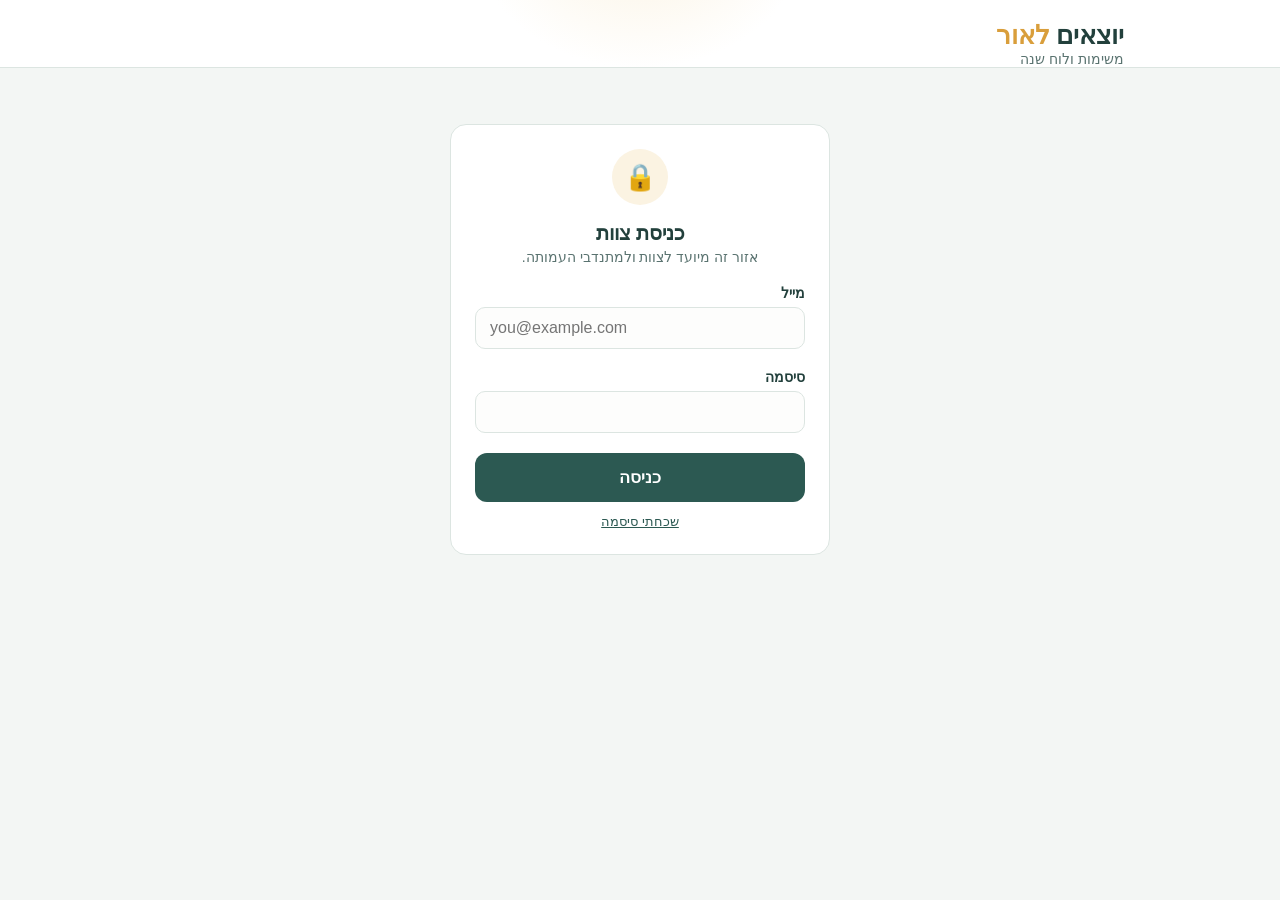
<file: tasks.html>
<!DOCTYPE html>
<html lang="he" dir="rtl">
<head>
<meta charset="UTF-8">
<meta name="viewport" content="width=device-width, initial-scale=1.0">
<title>יוצאים לאור – משימות ולוח שנה</title>
<link rel="stylesheet" href="shared/core.css">
<style>
  .type-badge{font-size:11px;font-weight:700;padding:3px 9px;border-radius:99px}
  .day-group{margin-bottom:18px}
  .day-header{font-size:14px;font-weight:700;color:var(--primary);margin-bottom:8px;padding-bottom:4px;border-bottom:1px solid var(--line)}
  .event-row{display:flex;align-items:center;gap:10px;padding:8px 0;font-size:14px}
</style>
</head>
<body>

<header>
  <div class="glow"></div>
  <div class="head-inner">
    <div class="head-top">
      <div>
        <h1>יוצאים <span>לאור</span></h1>
        <p class="sub">משימות ולוח שנה</p>
      </div>
    </div>
    <nav id="moduleNav" class="hidden"></nav>
    <nav id="mainNav" class="hidden">
      <button id="tabTasks" class="active">משימות</button>
      <button id="tabCal">לוח שנה</button>
    </nav>
  </div>
</header>

<main>

  <section id="viewInitLoading">
    <div class="card tiny" style="text-align:center">
      <p class="loading">טוען…</p>
    </div>
  </section>

  <section id="viewLock" class="hidden">
    <div class="card tiny">
      <div class="lock-icon">🔒</div>
      <h2 style="font-size:20px;margin-bottom:4px">כניסת צוות</h2>
      <p style="font-size:14px;color:var(--ink-soft);margin-bottom:20px">אזור זה מיועד לצוות ולמתנדבי העמותה.</p>
      <div class="field" style="text-align:right">
        <label>מייל</label>
        <input id="loginEmail" inputmode="email" dir="ltr" placeholder="you@example.com">
      </div>
      <div class="field" style="text-align:right">
        <label>סיסמה</label>
        <input type="password" id="loginPass">
      </div>
      <p class="errmsg" id="loginErr" style="display:none;margin-bottom:8px">ההתחברות נכשלה - בדקו מייל וסיסמה.</p>
      <button class="btn" id="loginBtn">כניסה</button>
      <button type="button" id="forgotPassBtn" style="width:100%;background:none;border:none;color:var(--primary);font-size:13px;margin-top:12px;cursor:pointer;text-decoration:underline">שכחתי סיסמה</button>
    </div>
  </section>

  <section id="viewNoAccess" class="hidden">
    <div class="card tiny">
      <div class="lock-icon">🚫</div>
      <h2 style="font-size:20px;margin-bottom:4px">אין לך הרשאה למערכת</h2>
      <p style="font-size:14px;color:var(--ink-soft);margin-bottom:20px">המשתמש שלך מחובר, אבל לא משויך לאף תפקיד עדיין. פנה/י למנהל/ת המערכת.</p>
      <button class="btn-ghost" id="logoutBtn0">התנתקות</button>
    </div>
  </section>

  <!-- ══ משימות ══ -->
  <section id="viewTasks" class="hidden">
    <div class="dash-head">
      <div>
        <h2 style="font-size:20px">משימות</h2>
        <p style="font-size:14px;color:var(--ink-soft)"><span id="counter"></span></p>
      </div>
      <div class="dash-actions">
        <button class="btn-line" id="newTaskBtn">+ משימה חדשה</button>
        <button class="btn-ghost" id="refreshBtn1">↻ רענון</button>
        <button class="btn-ghost" id="logoutBtn1">התנתקות (<span class="who1"></span>)</button>
      </div>
    </div>

    <div class="card hidden" id="newTaskCard" style="margin-bottom:20px">
      <h2 style="font-size:17px;margin-bottom:16px">משימה חדשה</h2>
      <div class="field">
        <label>כותרת <span class="req">*</span></label>
        <input id="ntTitle" placeholder="למשל: בניית האתר">
      </div>
      <div class="row2">
        <div class="field">
          <label>אחראי/ת</label>
          <input id="ntAssigned" placeholder="ברירת מחדל: את/ה">
        </div>
        <div class="field">
          <label>תאריך יעד</label>
          <input type="date" id="ntDue">
        </div>
      </div>
      <div class="row2">
        <div class="field">
          <label>סטטוס</label>
          <select id="ntStatus"><option>פתוחה</option><option>בביצוע</option><option>הושלמה</option></select>
        </div>
        <div class="field">
          <label>קשור ל... (אופציונלי)</label>
          <select id="ntLinkType"><option value="">ללא</option><option>פנייה</option><option>פעילות</option><option>תוכן</option></select>
        </div>
      </div>
      <div class="field">
        <label>פירוט הקישור (חופשי, למשל שם הקבוצה)</label>
        <input id="ntLinkNote" placeholder="אופציונלי">
      </div>
      <div class="field">
        <label>הערות</label>
        <textarea id="ntNotes" rows="2"></textarea>
      </div>
      <div style="display:flex;gap:8px">
        <button class="btn" id="saveTaskBtn" style="width:auto;padding:12px 24px">שמירה</button>
        <button class="btn-ghost" id="cancelTaskBtn">ביטול</button>
      </div>
    </div>

    <div class="filters">
      <input id="fSearch" placeholder="חיפוש כותרת…">
      <select id="fAssigned"><option value="">כל האחראים</option></select>
      <select id="fStatus"><option value="">כל הסטטוסים</option><option>פתוחה</option><option>בביצוע</option><option>הושלמה</option></select>
      <label style="display:flex;align-items:center;gap:6px;font-size:13px"><input type="checkbox" id="fMine" style="width:auto"> רק שלי</label>
    </div>

    <div id="listArea"><p class="loading">טוען…</p></div>
  </section>

  <!-- ══ לוח שנה ══ -->
  <section id="viewCal" class="hidden">
    <div class="dash-head">
      <div>
        <h2 style="font-size:20px">לוח שנה</h2>
        <p style="font-size:14px;color:var(--ink-soft)">מרכז אוטומטית תאריכי יעד של משימות, מפגשי קבוצות, ותאריכי פרסום תוכן</p>
      </div>
      <div class="dash-actions">
        <button class="btn-line" id="calViewToggle" style="width:auto;padding:8px 16px;font-size:13px">📋 תצוגת רשימה</button>
        <button class="btn-line" id="calYearToggle" style="width:auto;padding:8px 16px;font-size:13px">📆 תצוגה שנתית</button>
        <button class="btn-ghost" id="refreshBtn2">↻ רענון</button>
        <button class="btn-ghost" id="logoutBtn2">התנתקות (<span class="who2"></span>)</button>
      </div>
    </div>
    <div id="calGridNav" class="hidden" style="display:flex;align-items:center;justify-content:center;gap:12px;margin-bottom:16px;flex-wrap:wrap">
      <button class="btn-ghost" id="calPrevMonth">→ הקודם</button>
      <b id="calMonthLabel" style="font-size:16px;min-width:140px;text-align:center"></b>
      <button class="btn-ghost" id="calNextMonth">הבא ←</button>
      <button class="btn-ghost" id="calTodayBtn" style="font-size:13px">היום</button>
      <button class="btn-line" id="calHebToggle" style="width:auto;padding:6px 14px;font-size:12px">📅 לפי חודש עברי</button>
    </div>
    <div id="calYearNav" class="hidden" style="display:flex;align-items:center;justify-content:center;gap:16px;margin-bottom:16px">
      <button class="btn-ghost" id="calPrevYear">→ הקודמת</button>
      <b id="calYearLabel" style="font-size:18px;min-width:80px;text-align:center"></b>
      <button class="btn-ghost" id="calNextYear">הבאה ←</button>
    </div>
    <div id="calArea"><p class="loading">טוען…</p></div>
  </section>

</main>

<script src="shared/core.js"></script>
<script>
(function(){
  "use strict";
  const {$, esc, fmtDate, api} = YL;
  let myName = "";

  function showTab(name){
    $("tabTasks").classList.toggle("active",name==="tasks");
    $("tabCal").classList.toggle("active",name==="cal");
    $("viewTasks").classList.toggle("hidden",name!=="tasks");
    $("viewCal").classList.toggle("hidden",name!=="cal");
    if(name==="cal") loadCalendar();
  }
  $("tabTasks").onclick=()=>showTab("tasks");
  $("tabCal").onclick=()=>showTab("cal");
  ["logoutBtn0","logoutBtn1","logoutBtn2"].forEach(id=>$(id).onclick=()=>{YL.logout();location.reload()});

  async function showApp(){
    const user = await YL.getUser();
    if(!user){ $("viewInitLoading").classList.add("hidden"); $("viewLock").classList.remove("hidden"); return; }
    myName = YL.whoami()||"";
    let roles=[];
    try{ roles = await api("/staff_roles?auth_user_id=eq."+user.id+"&select=role"); }catch(e){ roles=[]; }
    YL.renderModuleNav($("moduleNav"), "tasks.html", roles.map(r=>r.role));
    if(!roles.length){
      location.href="community.html";
      return;
    }
    $("viewLock").classList.add("hidden");
    $("viewInitLoading").classList.add("hidden");
    $("viewNoAccess").classList.add("hidden");
    $("mainNav").classList.remove("hidden");
    document.querySelectorAll(".who1,.who2").forEach(el=>el.textContent=myName);
    $("ntAssigned").placeholder = myName || "ברירת מחדל: את/ה";
    showTab("tasks");
    loadTasks();
  }
  $("loginBtn").onclick=async function(){
    $("loginErr").style.display="none";
    this.disabled=true;
    try{ await YL.login($("loginEmail").value.trim(), $("loginPass").value); await showApp(); }
    catch(e){ $("loginErr").style.display="block"; }
    this.disabled=false;
  };


  $("forgotPassBtn").onclick=async function(){
    const email=$("loginEmail").value.trim();
    if(!email){ alert('נא למלא קודם את כתובת המייל בשדה למעלה, ואז ללחוץ שוב על "שכחתי סיסמה"'); return; }
    try{
      const redirectTo = encodeURIComponent(location.origin + location.pathname.replace(/[^/]*$/, '') + 'referrals.html');
      const res=await fetch(YL.SUPABASE_URL+"/auth/v1/recover?redirect_to="+redirectTo,{
        method:"POST",
        headers:{apikey:YL.SUPABASE_KEY,"Content-Type":"application/json"},
        body:JSON.stringify({email:email})
      });
      if(!res.ok) throw new Error();
      alert('אם הכתובת הזו רשומה במערכת, נשלח אליה מייל עם קישור לקביעת סיסמה חדשה. יש לבדוק גם בספאם.');
    }catch(e){
      alert('השליחה נכשלה, נסה/י שוב בעוד רגע.');
    }
  };

  // ═══ משימה חדשה ═══
  $("newTaskBtn").onclick=()=>$("newTaskCard").classList.remove("hidden");
  $("cancelTaskBtn").onclick=()=>$("newTaskCard").classList.add("hidden");
  $("saveTaskBtn").onclick=async function(){
    const title=$("ntTitle").value.trim();
    if(!title){ alert("נא למלא כותרת"); return; }
    this.disabled=true;
    try{
      await api("/tasks",{method:"POST",body:JSON.stringify({
        title:title,
        assigned_to:$("ntAssigned").value.trim()||myName||null,
        due_date:$("ntDue").value||null,
        status:$("ntStatus").value,
        linked_type:$("ntLinkType").value||null,
        linked_note:$("ntLinkNote").value.trim()||null,
        notes:$("ntNotes").value.trim()||null,
        created_by:myName||null
      })});
      ["ntTitle","ntAssigned","ntDue","ntLinkNote","ntNotes"].forEach(id=>$(id).value="");
      $("newTaskCard").classList.add("hidden");
      loadTasks();
    }catch(e){ alert("השמירה נכשלה: "+e.message.slice(0,200)); }
    this.disabled=false;
  };

  // ═══ רשימת משימות ═══
  let tasks=[];
  ["fSearch","fAssigned","fStatus","fMine"].forEach(id=>{
    document.addEventListener("input",e=>{ if(e.target.id===id) render(); });
    document.addEventListener("change",e=>{ if(e.target.id===id) render(); });
  });

  async function loadTasks(){
    $("listArea").innerHTML='<p class="loading">טוען…</p>';
    try{
      tasks = await api("/tasks?order=due_date.asc.nullslast");
      const af=$("fAssigned");
      if(!af.dataset.filled){
        const names=[...new Set(tasks.map(t=>t.assigned_to).filter(Boolean))];
        names.forEach(n=>af.insertAdjacentHTML("beforeend",'<option>'+esc(n)+'</option>'));
        af.dataset.filled=1;
      }
      render();
    }catch(e){
      $("listArea").innerHTML='<div class="empty"><p>הטעינה נכשלה</p><p>'+esc(e.message.slice(0,200))+'</p></div>';
    }
  }
  $("refreshBtn1").onclick=loadTasks;

  function filtered(){
    const s=($("fSearch").value||"").trim().toLowerCase();
    const assigned=$("fAssigned").value, status=$("fStatus").value, mine=$("fMine").checked;
    return tasks.filter(t=>{
      if(s && !(t.title||"").toLowerCase().includes(s)) return false;
      if(assigned && t.assigned_to!==assigned) return false;
      if(status && t.status!==status) return false;
      if(mine && t.assigned_to!==myName) return false;
      return true;
    });
  }
  const statusColor={"פתוחה":"#FBEAE6;color:#A34430","בביצוע":"#FBF3E2;color:#8A6316","הושלמה":"#E0F0E3;color:#256B33"};

  function render(){
    const list=filtered();
    $("counter").textContent=list.length+" משימות מתוך "+tasks.length;
    const area=$("listArea");
    if(!tasks.length){
      area.innerHTML='<div class="empty"><p>אין עדיין משימות</p><p>לוחצים על "+ משימה חדשה" כדי להתחיל.</p></div>';
      return;
    }
    if(!list.length){ area.innerHTML='<div class="empty"><p>אין תוצאות לפילטרים שנבחרו</p></div>'; return; }
    area.innerHTML = list.map(t=>{
      const overdue = t.due_date && t.status!=="הושלמה" && new Date(t.due_date) < new Date().setHours(0,0,0,0);
      return '<div class="q-card">'+
        '<div class="q-top"><div>'+
          '<p class="q-name">'+esc(t.title)+'</p>'+
          '<p class="q-meta">'+(t.assigned_to?'אחראי/ת: '+esc(t.assigned_to)+' · ':'')+
            (t.due_date?'<span style="'+(overdue?'color:var(--err);font-weight:700':'')+'">עד '+fmtDate(t.due_date)+'</span>':'ללא תאריך יעד')+
            (t.linked_type?' · קשור ל'+esc(t.linked_type)+(t.linked_note?' ('+esc(t.linked_note)+')':''):'')+
          '</p>'+
        '</div><select class="status-sel" data-id="'+t.id+'" style="background:'+statusColor[t.status]+'">'+
          ['פתוחה','בביצוע','הושלמה'].map(s=>'<option'+(t.status===s?' selected':'')+'>'+s+'</option>').join('')+
        '</select></div>'+
        (t.notes?'<div class="q-notes">'+esc(t.notes)+'</div>':'')+
        '<div style="margin-top:10px"><button type="button" class="del" data-delete="'+t.id+'">מחיקה</button></div>'+
      '</div>';
    }).join('');

    area.querySelectorAll(".status-sel").forEach(sel=>{
      sel.onchange=async function(){
        try{ await api("/tasks?id=eq."+sel.dataset.id,{method:"PATCH",body:JSON.stringify({status:sel.value})}); loadTasks(); }
        catch(e){ alert("העדכון נכשל: "+e.message.slice(0,150)); }
      };
    });
    area.querySelectorAll("[data-delete]").forEach(b=>{
      b.onclick=async ()=>{
        if(!confirm("למחוק את המשימה?")) return;
        try{ await api("/tasks?id=eq."+b.dataset.delete,{method:"DELETE"}); loadTasks(); }
        catch(e){ alert("המחיקה נכשלה: "+e.message.slice(0,150)); }
      };
    });
  }

  // ═══ לוח שנה - נגזר משלוש טבלאות, בלי לשמור נתונים משלו ═══
  let calEvents=[];
  let calView='list';
  let calMonth=new Date(); calMonth.setDate(1);
  let hebMode=false;
  let hebAnchor=new Date();
  const MONTH_NAMES=["ינואר","פברואר","מרץ","אפריל","מאי","יוני","יולי","אוגוסט","ספטמבר","אוקטובר","נובמבר","דצמבר"];
  const hebFullFmt=new Intl.DateTimeFormat('he-u-ca-hebrew',{day:'numeric',month:'long',year:'numeric'});
  const hebDayFmt=new Intl.DateTimeFormat('he-u-ca-hebrew',{day:'numeric'});
  const hebMonthYearFmt=new Intl.DateTimeFormat('he-u-ca-hebrew',{month:'long',year:'numeric'});
  function hebDateStr(d){ try{ return hebFullFmt.format(d); }catch(e){ return ""; } }
  function hebDayNum(d){ try{ return hebDayFmt.format(d); }catch(e){ return ""; } }
  function hebMonthKey(d){ try{ return hebMonthYearFmt.format(d); }catch(e){ return ""; } }
  function isoOf(d){ return d.getFullYear()+"-"+String(d.getMonth()+1).padStart(2,"0")+"-"+String(d.getDate()).padStart(2,"0"); }

  $("refreshBtn2").onclick=loadCalendar;
  $("calViewToggle").onclick=()=>{
    calView = calView==='list' ? 'grid' : 'list';
    $("calViewToggle").textContent = calView==='list' ? '📋 תצוגת רשימה' : '🗓 תצוגת רשת';
    $("calGridNav").classList.toggle("hidden", calView!=='grid');
    $("calYearNav").classList.add("hidden");
    renderCalendar();
  };
  $("calYearToggle").onclick=()=>{
    calView = calView==='year' ? 'grid' : 'year';
    $("calYearToggle").textContent = calView==='year' ? '🗓 תצוגת חודש' : '📆 תצוגה שנתית';
    $("calGridNav").classList.toggle("hidden", calView!=='grid');
    $("calYearNav").classList.toggle("hidden", calView!=='year');
    renderCalendar();
  };
  $("calPrevYear").onclick=()=>{ calMonth.setFullYear(calMonth.getFullYear()-1); renderCalendar(); };
  $("calNextYear").onclick=()=>{ calMonth.setFullYear(calMonth.getFullYear()+1); renderCalendar(); };
  $("calHebToggle").onclick=()=>{
    hebMode=!hebMode;
    $("calHebToggle").textContent = hebMode ? '📅 לפי חודש לועזי' : '📅 לפי חודש עברי';
    if(hebMode) hebAnchor=new Date(calMonth); else calMonth=new Date(hebAnchor.getFullYear(),hebAnchor.getMonth(),1);
    renderCalendar();
  };
  $("calPrevMonth").onclick=()=>{
    if(hebMode){ hebAnchor.setDate(hebAnchor.getDate()-30); } else { calMonth.setMonth(calMonth.getMonth()-1); }
    renderCalendar();
  };
  $("calNextMonth").onclick=()=>{
    if(hebMode){ hebAnchor.setDate(hebAnchor.getDate()+30); } else { calMonth.setMonth(calMonth.getMonth()+1); }
    renderCalendar();
  };
  $("calTodayBtn").onclick=()=>{ calMonth=new Date(); calMonth.setDate(1); hebAnchor=new Date(); renderCalendar(); };

  async function loadCalendar(){
    $("calArea").innerHTML='<p class="loading">טוען…</p>';
    try{
      const [taskRows, sessionRows, contentRows] = await Promise.all([
        api("/tasks?due_date=not.is.null&status=neq.הושלמה&select=id,title,due_date,assigned_to").catch(()=>[]),
        api("/activity_sessions?session_date=not.is.null&select=id,session_date,location,activities(title,type)").catch(()=>[]),
        api("/content_items?publish_date=not.is.null&select=id,title,publish_date,type").catch(()=>[])
      ]);
      calEvents=[];
      taskRows.forEach(t=>calEvents.push({date:t.due_date, type:"משימה", color:"#FBEAE6;color:#A34430", title:t.title+(t.assigned_to?" ("+t.assigned_to+")":"")}));
      sessionRows.forEach(s=>calEvents.push({date:s.session_date, type:(s.activities?s.activities.type:"מפגש"), color:"#E3EEEA;color:#2C5952", title:(s.activities?s.activities.title:"")+(s.location?" · "+s.location:"")}));
      contentRows.forEach(c=>calEvents.push({date:c.publish_date, type:c.type, color:"#FBF3E2;color:#8A6316", title:c.title}));
      calEvents.sort((a,b)=>a.date<b.date?-1:1);
      renderCalendar();
    }catch(e){
      $("calArea").innerHTML='<div class="empty"><p>הטעינה נכשלה</p><p>'+esc(e.message.slice(0,200))+'</p></div>';
    }
  }

  function renderCalendar(){
    if(calView==='grid') renderCalendarGrid();
    else if(calView==='year') renderCalendarYear();
    else renderCalendarList();
  }

  function renderCalendarYear(){
    const year=calMonth.getFullYear();
    $("calYearLabel").textContent=year;
    const byDate={};
    calEvents.forEach(ev=>{ (byDate[ev.date]=byDate[ev.date]||[]).push(ev); });
    const todayStr=isoOf(new Date());

    let html='<div style="display:grid;grid-template-columns:repeat(3,1fr);gap:16px">';
    for(let m=0;m<12;m++){
      const first=new Date(year,m,1);
      const daysInMonth=new Date(year,m+1,0).getDate();
      const offset=first.getDay();
      html+='<div class="card" style="padding:12px;cursor:pointer" data-jump-month="'+m+'">'+
        '<p style="font-weight:700;font-size:14px;margin-bottom:8px;text-align:center;color:var(--primary)">'+MONTH_NAMES[m]+'</p>'+
        '<div style="display:grid;grid-template-columns:repeat(7,1fr);gap:2px">';
      ["א","ב","ג","ד","ה","ו","ש"].forEach(d=>{ html+='<div style="text-align:center;font-size:9px;color:var(--ink-soft)">'+d+'</div>'; });
      for(let i=0;i<offset;i++) html+='<div></div>';
      for(let day=1;day<=daysInMonth;day++){
        const dateStr=year+"-"+String(m+1).padStart(2,"0")+"-"+String(day).padStart(2,"0");
        const has=!!byDate[dateStr];
        const isToday=dateStr===todayStr;
        html+='<div style="text-align:center;font-size:9px;padding:2px 0;border-radius:3px;'+
          (isToday?'background:var(--primary);color:#fff;font-weight:700;':(has?'background:var(--primary-soft);color:var(--primary);font-weight:700;':'color:var(--ink)'))+
          '">'+day+'</div>';
      }
      html+='</div></div>';
    }
    html+='</div>';
    $("calArea").innerHTML=html;
    $("calArea").querySelectorAll('[data-jump-month]').forEach(card=>{
      card.onclick=()=>{
        calMonth=new Date(year, parseInt(card.dataset.jumpMonth,10), 1);
        calView='grid';
        $("calYearToggle").textContent='📆 תצוגה שנתית';
        $("calYearNav").classList.add("hidden");
        $("calGridNav").classList.remove("hidden");
        renderCalendar();
      };
    });
  }

  function renderCalendarList(){
    if(!calEvents.length){
      $("calArea").innerHTML='<div class="empty"><p>אין אירועים קרובים</p><p>משימות עם תאריך יעד, מפגשי קבוצות ותאריכי פרסום תוכן יופיעו כאן אוטומטית.</p></div>';
      return;
    }
    let currentDate="", html="";
    calEvents.forEach(ev=>{
      if(ev.date!==currentDate){
        if(currentDate) html+="</div>";
        currentDate=ev.date;
        const hebStr=hebDateStr(new Date(ev.date+"T00:00:00"));
        html+='<div class="day-group"><div class="day-header">'+fmtDate(ev.date)+(hebStr?' · <span style="font-weight:400;color:var(--ink-soft)">'+esc(hebStr)+'</span>':'')+'</div>';
      }
      html+='<div class="event-row"><span class="type-badge" style="background:'+ev.color+'">'+esc(ev.type)+'</span>'+esc(ev.title)+'</div>';
    });
    html+="</div>";
    $("calArea").innerHTML=html;
  }

  function renderCalendarGrid(){
    let startDate, endDate, label;
    if(hebMode){
      const key=hebMonthKey(hebAnchor);
      // סורקים אחורה למציאת תחילת החודש העברי
      let s=new Date(hebAnchor);
      while(hebMonthKey(new Date(s.getTime()-86400000))===key) s.setDate(s.getDate()-1);
      // וקדימה למציאת סופו
      let e=new Date(hebAnchor);
      while(hebMonthKey(new Date(e.getTime()+86400000))===key) e.setDate(e.getDate()+1);
      startDate=s; endDate=e; label=key;
    } else {
      const year=calMonth.getFullYear(), month=calMonth.getMonth();
      startDate=new Date(year,month,1);
      endDate=new Date(year,month+1,0);
      label=MONTH_NAMES[month]+" "+year;
    }
    renderCalendarGridRange(startDate, endDate, label);
  }

  function renderCalendarGridRange(startDate, endDate, label){
    $("calMonthLabel").textContent = label;
    const byDate={};
    calEvents.forEach(ev=>{ (byDate[ev.date]=byDate[ev.date]||[]).push(ev); });
    const todayStr=isoOf(new Date());
    const startOffset=startDate.getDay();

    let html='<div style="display:grid;grid-template-columns:repeat(7,1fr);gap:6px">';
    ["א","ב","ג","ד","ה","ו","ש"].forEach(d=>{
      html+='<div style="text-align:center;font-size:12px;font-weight:700;color:var(--primary);padding:4px">'+d+'</div>';
    });
    for(let i=0;i<startOffset;i++) html+='<div></div>';
    let d=new Date(startDate);
    while(d<=endDate){
      const dateStr=isoOf(d);
      const dayEvents=byDate[dateStr]||[];
      const isToday=dateStr===todayStr;
      html+='<div style="min-height:82px;border:1px solid var(--line);border-radius:8px;padding:5px;background:'+(isToday?'var(--primary-soft)':'#fff')+'">'+
        '<div style="display:flex;justify-content:space-between;align-items:baseline;margin-bottom:3px">'+
          '<span style="font-size:12px;font-weight:'+(isToday?'700':'400')+';color:'+(isToday?'var(--primary)':'var(--ink)')+'">'+d.getDate()+'</span>'+
          '<span style="font-size:10px;color:var(--ink-soft)">'+hebDayNum(d)+'</span>'+
        '</div>'+
        dayEvents.slice(0,3).map(ev=>
          '<div title="'+esc(ev.title)+'" style="font-size:10px;background:'+ev.color+';border-radius:4px;padding:1px 4px;margin-bottom:2px;white-space:nowrap;overflow:hidden;text-overflow:ellipsis">'+esc(ev.title)+'</div>'
        ).join('')+
        (dayEvents.length>3?'<div style="font-size:10px;color:var(--ink-soft)">+'+(dayEvents.length-3)+' נוספים</div>':'')+
      '</div>';
      d.setDate(d.getDate()+1);
    }
    html+='</div>';
    $("calArea").innerHTML = html;
  }

  (async function init(){
    if(YL.isLoggedIn()){
      const ok=await YL.refreshSession();
      if(ok){ await showApp(); return; }
    }
    $("viewInitLoading").classList.add("hidden");
    $("viewLock").classList.remove("hidden");
  })();
})();
</script>
</body>
</html>
</file>
<file: shared/core.css>
:root{
  --bg:#F3F6F4; --card:#fff; --ink:#22403C; --ink-soft:#5A7370;
  --line:#DCE5E1; --primary:#2C5952; --primary-soft:#E3EEEA;
  --gold:#D99E3B; --gold-soft:#FBF3E2; --err:#B4442C;
}
*{box-sizing:border-box;margin:0;padding:0}
body{background:var(--bg);color:var(--ink);font-family:'Segoe UI',Arial,sans-serif;min-height:100vh}
h1,h2{font-family:Georgia,'Times New Roman',serif}

header{background:var(--card);border-bottom:1px solid var(--line);position:relative;overflow:hidden}
.glow{position:absolute;top:-70px;left:50%;transform:translateX(-50%);width:340px;height:140px;
  border-radius:0 0 340px 340px;background:radial-gradient(ellipse at top,var(--gold-soft) 0%,transparent 70%);pointer-events:none}
.head-inner{max-width:1000px;margin:0 auto;padding:20px 16px 0;position:relative}
.head-top{display:flex;justify-content:space-between;align-items:center}
h1{font-size:26px}
h1 span{color:var(--gold)}
.sub{font-size:14px;color:var(--ink-soft)}
nav{display:flex;gap:4px;margin-top:16px;flex-wrap:wrap}
nav a,nav button{padding:10px 18px;font-size:15px;background:none;border:none;border-bottom:3px solid transparent;
  color:var(--ink-soft);cursor:pointer;font-family:inherit;text-decoration:none;display:inline-block}
nav a.active,nav button.active{color:var(--primary);font-weight:700;border-bottom-color:var(--gold)}

main{max-width:1000px;margin:0 auto;padding:24px 16px 64px}
.card{background:var(--card);border:1px solid var(--line);border-radius:16px;padding:24px}
.narrow{max-width:560px;margin:0 auto}
.tiny{max-width:380px;margin:32px auto 0;text-align:center}

label{display:block;font-size:14px;font-weight:600;margin-bottom:6px}
label .req{color:var(--gold)}
input,select,textarea{width:100%;padding:11px 14px;border-radius:10px;font-size:16px;font-family:inherit;
  border:1.5px solid var(--line);background:#FDFDFC;color:var(--ink)}
input:focus,select:focus,textarea:focus{outline:none;border-color:var(--primary);box-shadow:0 0 0 3px var(--primary-soft)}
input.err,select.err{border-color:#D08064}
.field{margin-bottom:20px}
.errmsg{font-size:12px;color:var(--err);margin-top:4px;display:none}
.field.invalid .errmsg{display:block}
.row2{display:grid;grid-template-columns:1fr;gap:20px;margin-bottom:20px}
@media(min-width:700px){.row2{grid-template-columns:1fr 1fr}}
.row2 .field{margin-bottom:0}

.pills{display:flex;flex-wrap:wrap;gap:8px}
.pill{padding:9px 16px;border-radius:99px;font-size:15px;border:1.5px solid var(--line);
  background:#FDFDFC;color:var(--ink-soft);cursor:pointer;font-family:inherit}
.pill.on{background:var(--primary);border-color:var(--primary);color:#fff;font-weight:700}
.mixed-pill{border-style:dashed;font-size:14px}
.mixed-pill.on{background:var(--gold-soft);border-color:var(--gold);border-style:dashed;color:#8A6316;font-weight:700}

.btn{padding:14px;border-radius:12px;border:none;cursor:pointer;background:var(--primary);
  color:#fff;font-size:17px;font-weight:700;font-family:inherit;width:100%}
.btn-line{padding:10px 18px;border-radius:10px;border:1.5px solid var(--primary);background:none;
  color:var(--primary);font-weight:700;font-size:15px;cursor:pointer;font-family:inherit;width:auto}
.btn-ghost{padding:10px 14px;border-radius:10px;border:1.5px solid var(--line);background:none;
  color:var(--ink-soft);font-size:14px;cursor:pointer;font-family:inherit}
button:disabled{opacity:.4;cursor:default}

.toast{margin-bottom:20px;padding:16px;border-radius:12px;background:#E0F0E3;border:1px solid #B5D9BC;display:none}
.toast.show{display:flex;gap:12px;align-items:center}
.toast b{color:#256B33}
.toast p{font-size:14px;color:#3E7A4A}
.warnbox{margin-bottom:20px;padding:14px;border-radius:12px;background:#FBEAE6;border:1px solid #E5B8AB;
  color:#A34430;font-size:14px;display:none}
.warnbox.show{display:block}
.note{font-size:12px;color:var(--ink-soft);text-align:center;margin-top:12px}

.dash-head{display:flex;flex-direction:column;gap:12px;margin-bottom:20px}
@media(min-width:700px){.dash-head{flex-direction:row;justify-content:space-between;align-items:center}}
.dash-actions{display:flex;flex-wrap:wrap;gap:8px}
.filters{display:grid;grid-template-columns:1fr 1fr;gap:10px;margin-bottom:20px}
@media(min-width:700px){.filters{grid-template-columns:repeat(4,1fr)}}
.filters input,.filters select{padding:9px 12px;font-size:14px}

.table-scroll{overflow-x:auto;background:var(--card);border:1px solid var(--line);border-radius:16px}
table{width:100%;border-collapse:collapse;font-size:14px;min-width:720px}
thead tr{background:var(--primary-soft)}
th{text-align:right;font-weight:700;color:var(--primary);padding:12px 16px;white-space:nowrap}
td{padding:12px 16px;border-top:1px solid var(--line)}
tr.main-row{cursor:pointer}
tr.detail-row{background:#FAFBFA}
tr.detail-row td{white-space:normal}

.badge{font-size:12px;font-weight:700;padding:4px 10px;border-radius:99px;white-space:nowrap}
.status-sel{border:none;border-radius:99px;padding:5px 10px;font-size:12px;font-weight:700;cursor:pointer;width:auto}

.q-card{background:var(--card);border:1px solid var(--line);border-radius:14px;padding:16px;margin-bottom:12px}
.q-top{display:flex;justify-content:space-between;align-items:flex-start;margin-bottom:8px;gap:8px}
.q-name{font-weight:700;font-size:16px}
.q-meta{font-size:12px;color:var(--ink-soft)}
.q-facts{display:flex;flex-wrap:wrap;gap:4px 16px;font-size:14px;margin-bottom:8px}
.q-notes{font-size:14px;background:var(--gold-soft);border-radius:10px;padding:10px;margin-bottom:12px}
.q-actions{display:flex;gap:8px;flex-wrap:wrap}
.q-actions select{flex:1;padding:8px 10px;font-size:14px}
.del{padding:8px 12px;border-radius:10px;border:1.5px solid var(--line);background:none;
  color:var(--err);cursor:pointer;font-family:inherit;font-size:13px}
.match-note{font-size:13px;background:var(--gold-soft);border:1px solid #EAD9B3;border-radius:10px;padding:10px;margin-bottom:16px;color:#8A6316}

.empty{border:1px dashed var(--line);background:var(--card);border-radius:16px;padding:40px;text-align:center}
.empty p:first-child{font-weight:600;margin-bottom:4px}
.empty p:last-child{font-size:14px;color:var(--ink-soft)}
.loading{text-align:center;padding:40px;color:var(--ink-soft)}

.lock-icon{width:56px;height:56px;border-radius:50%;background:var(--gold-soft);display:flex;
  align-items:center;justify-content:center;font-size:26px;margin:0 auto 16px}
.hidden{display:none!important}
</file>
